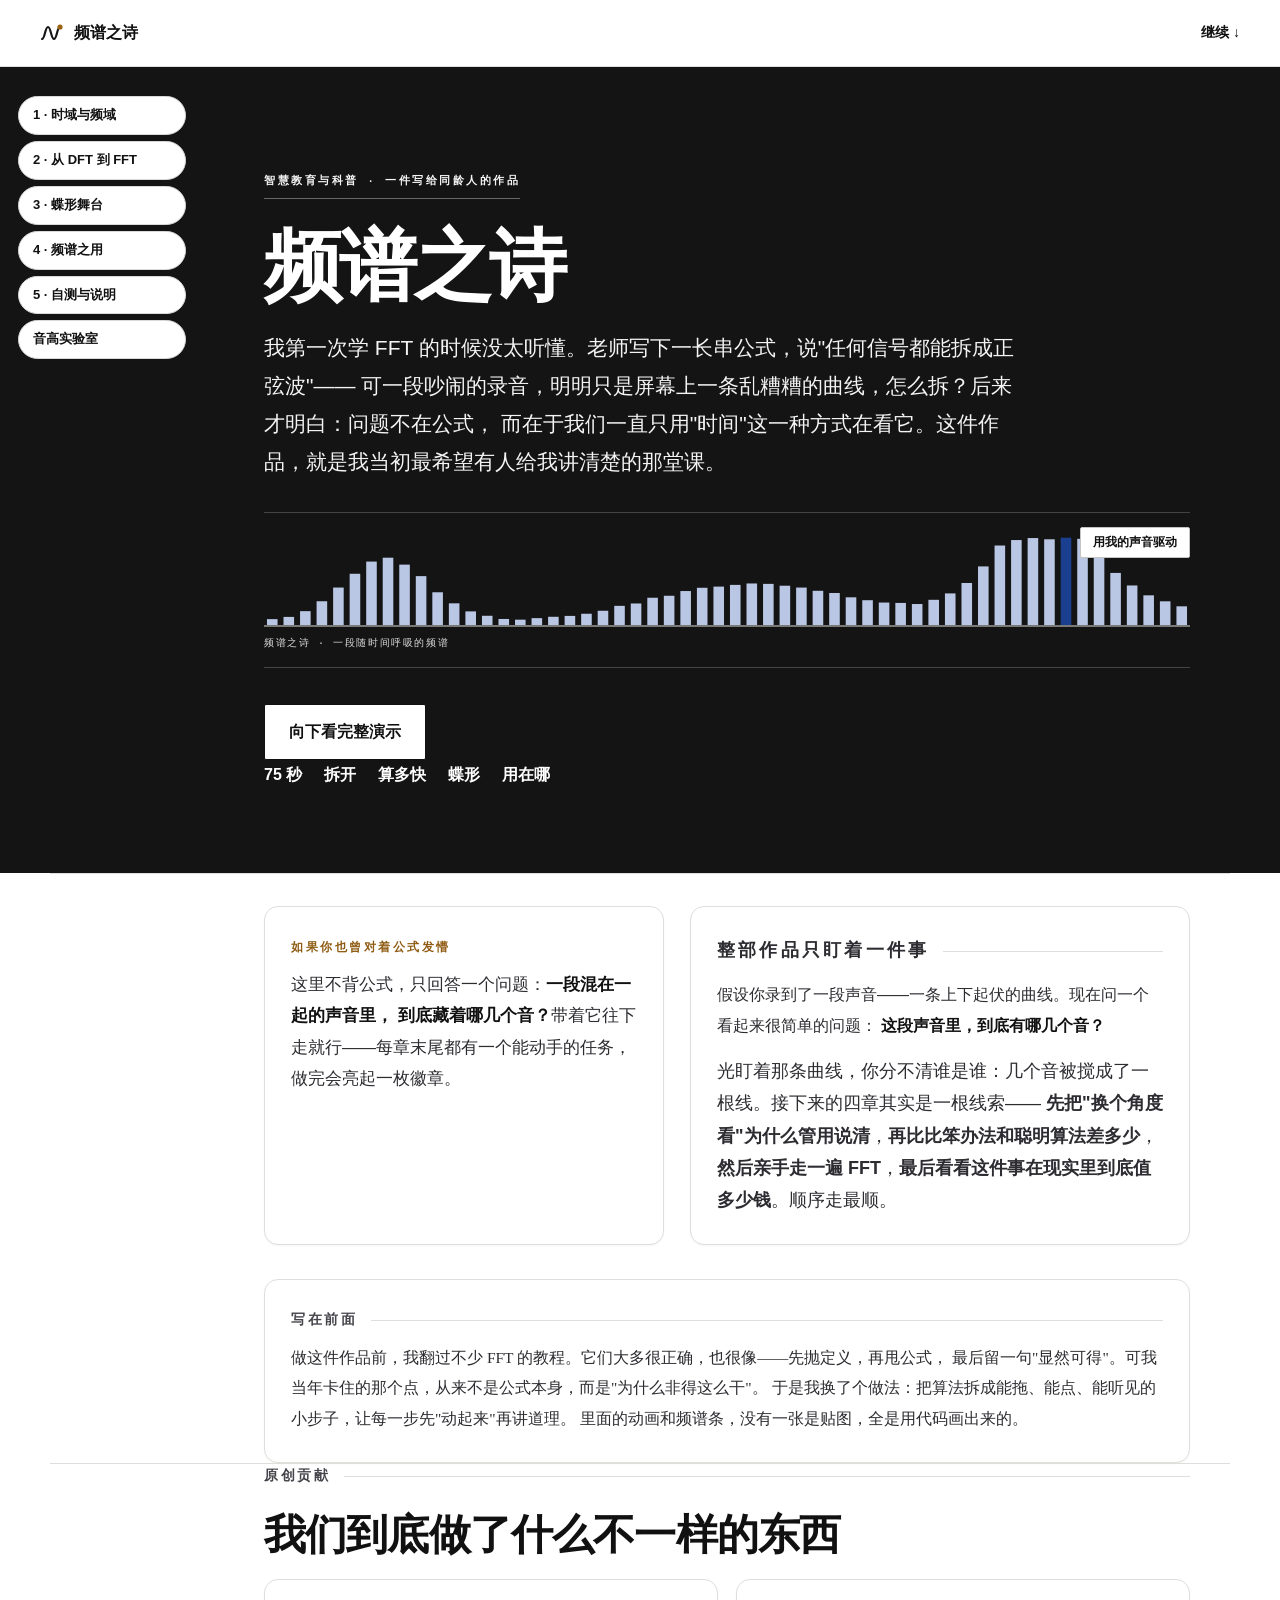
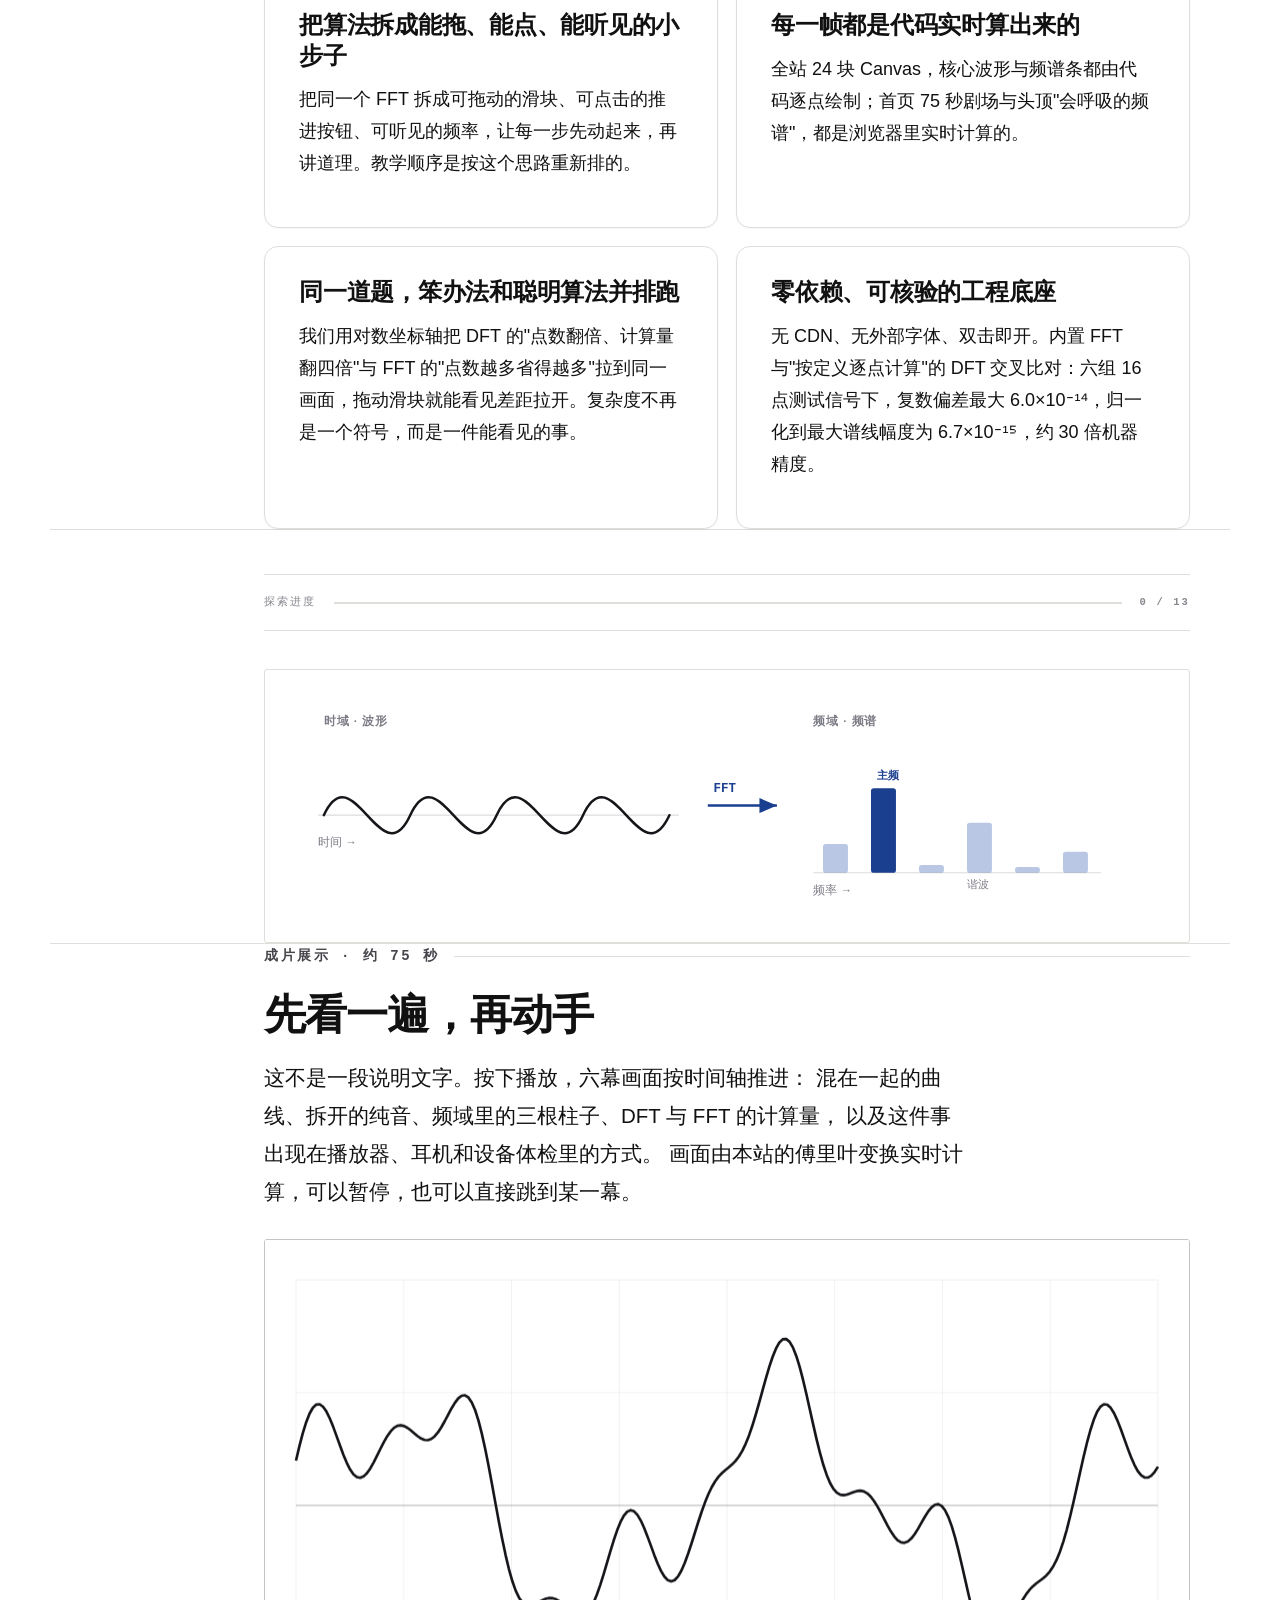
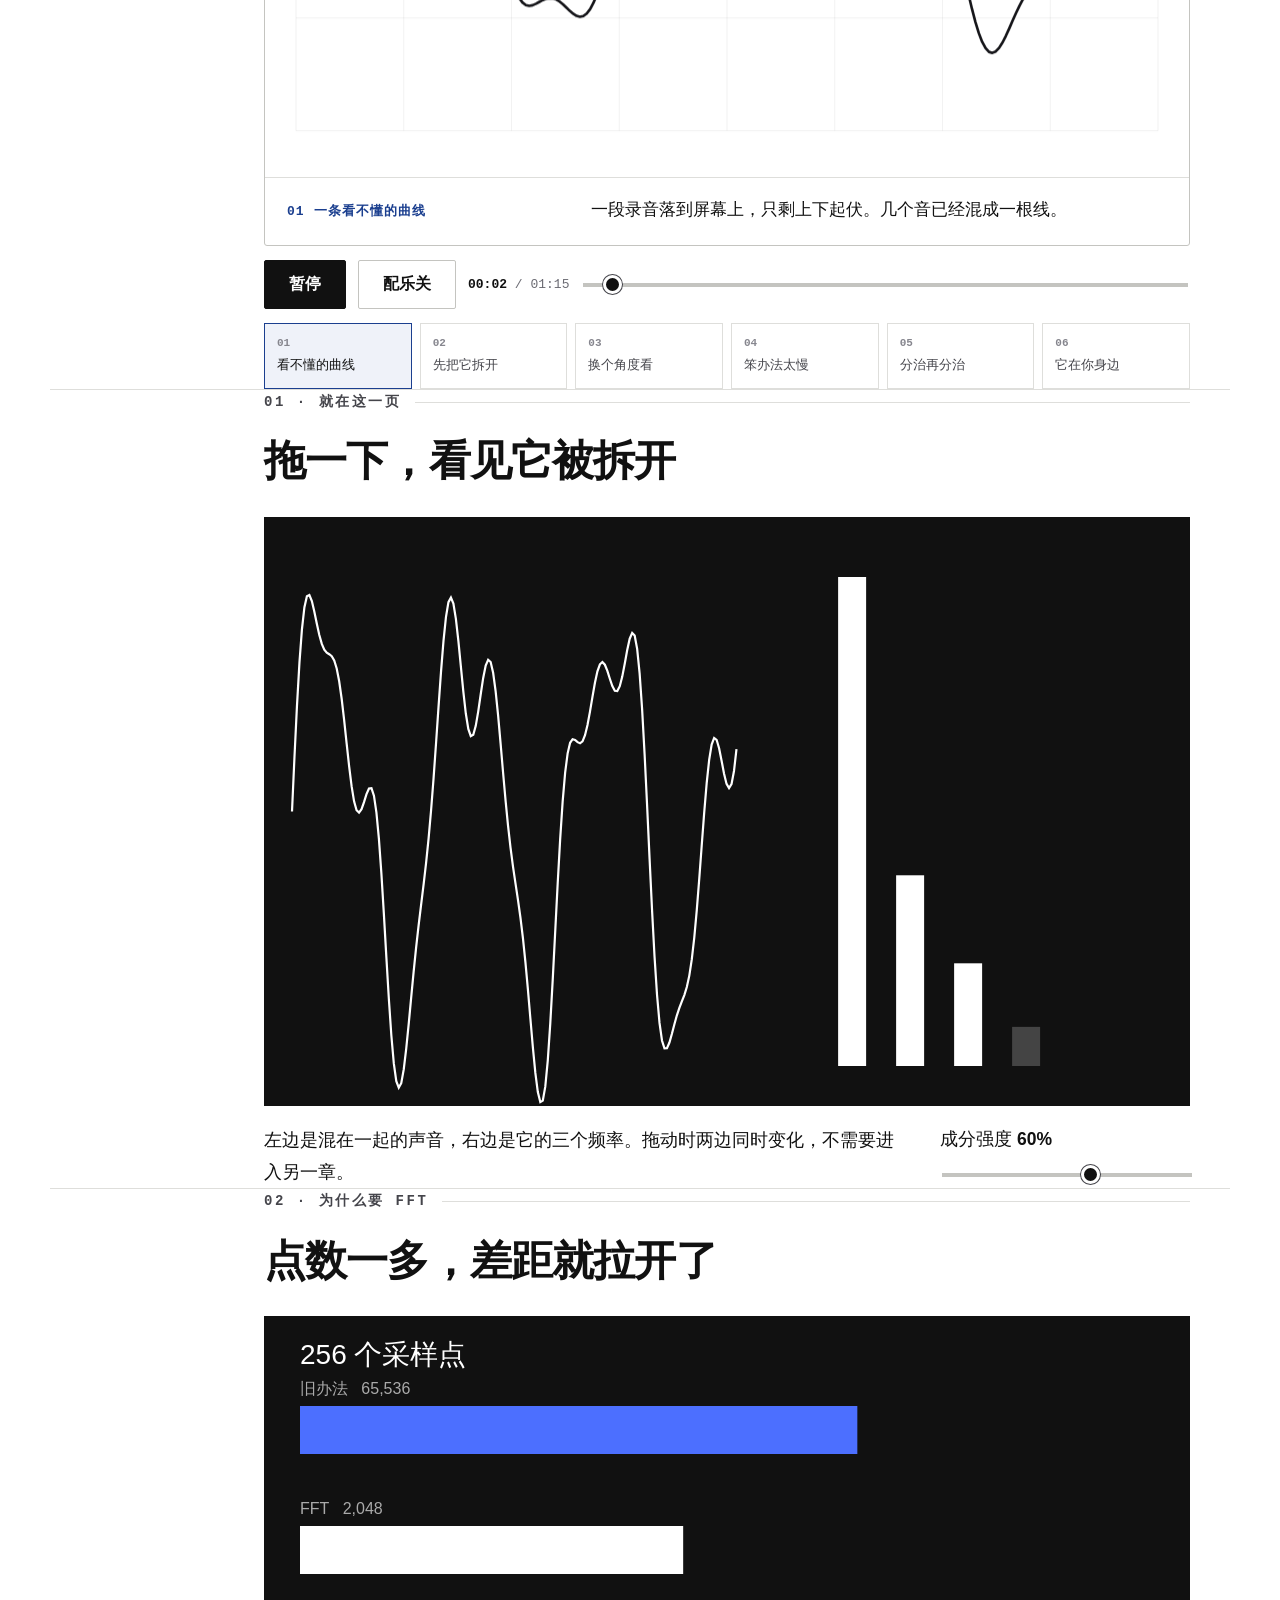
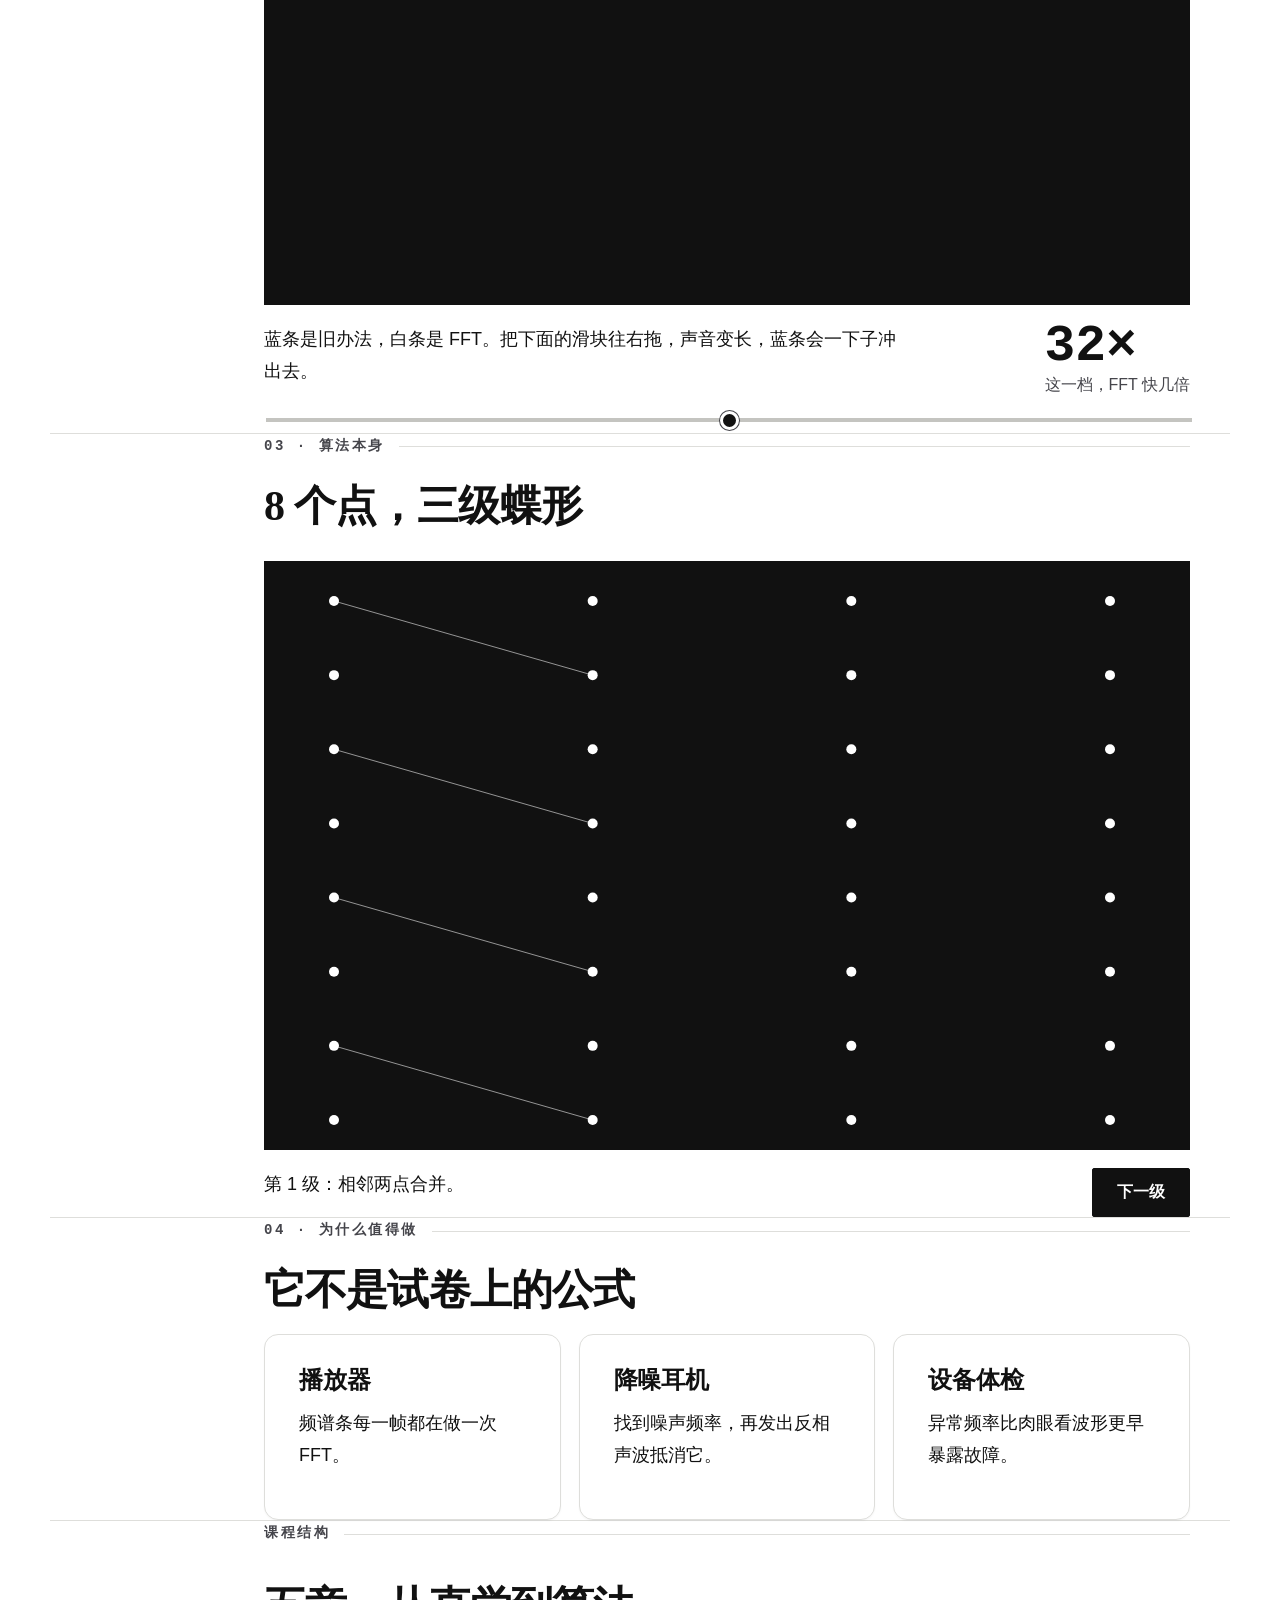
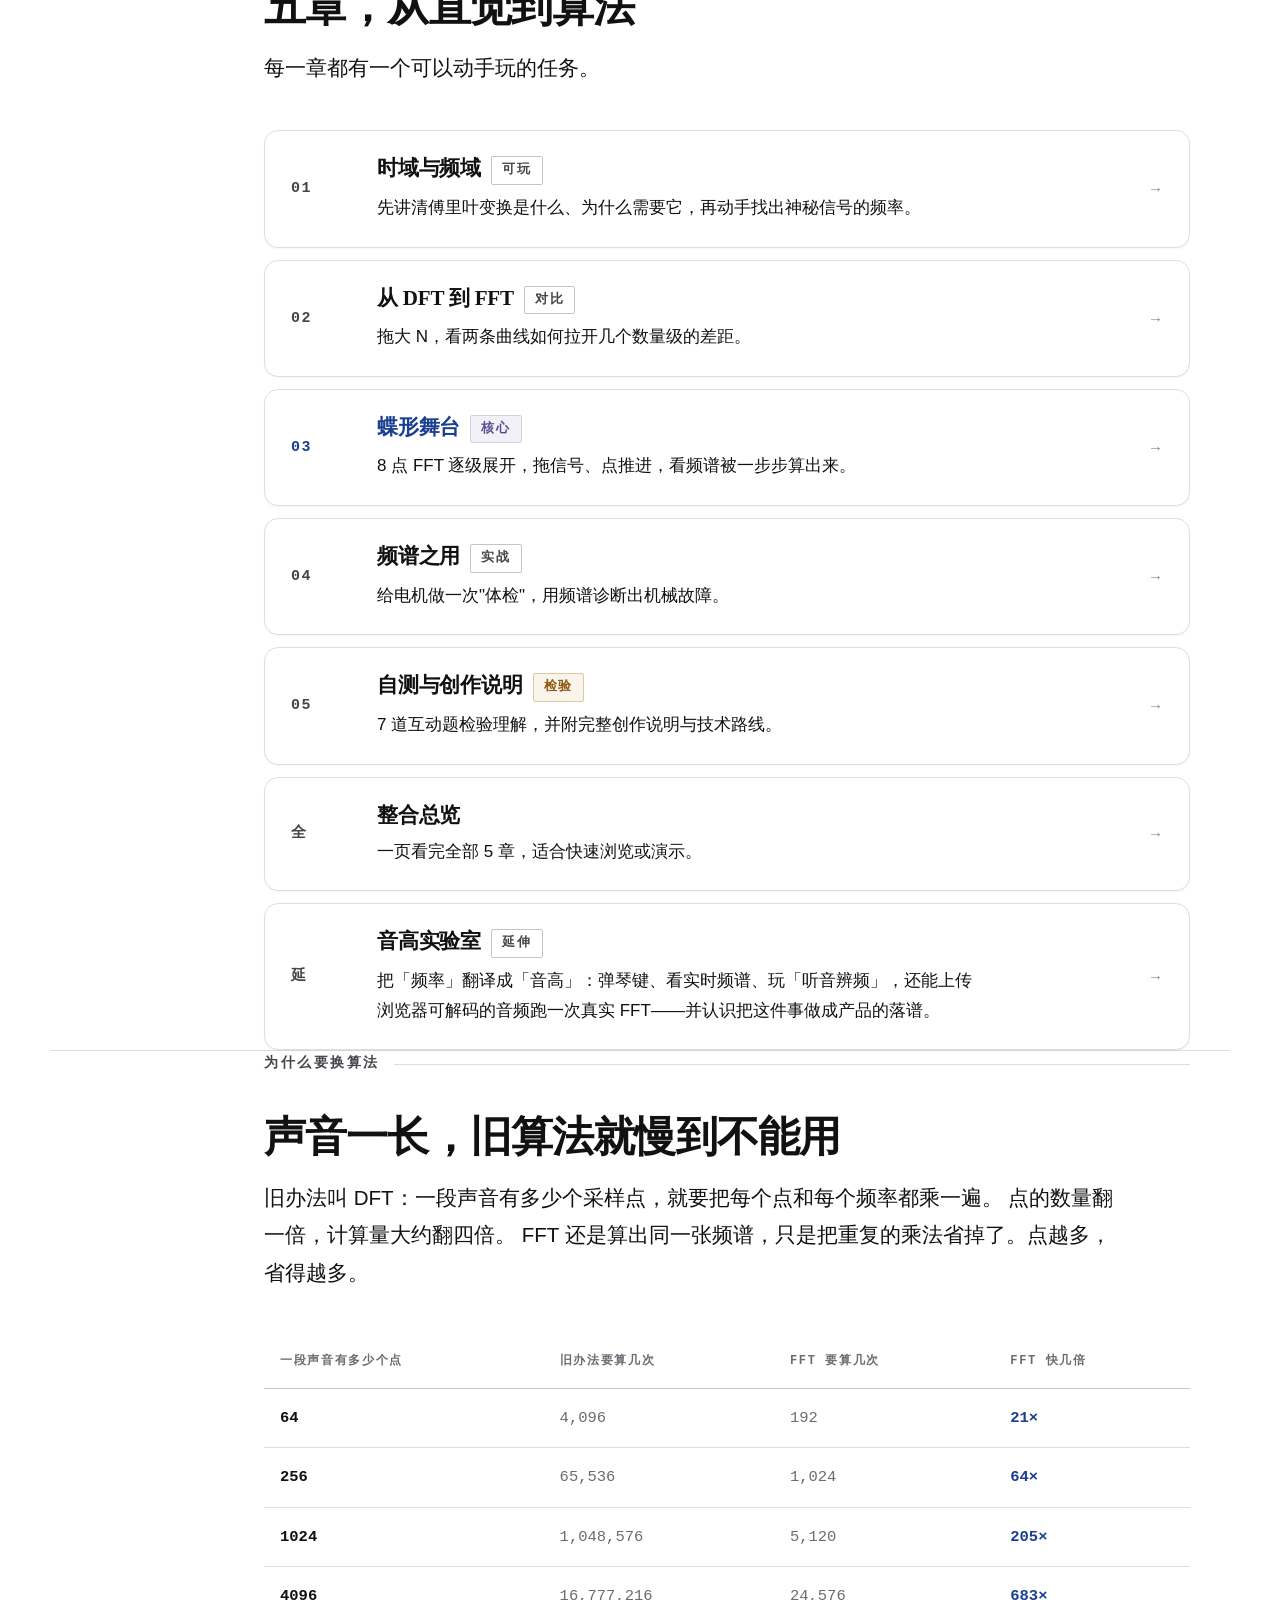
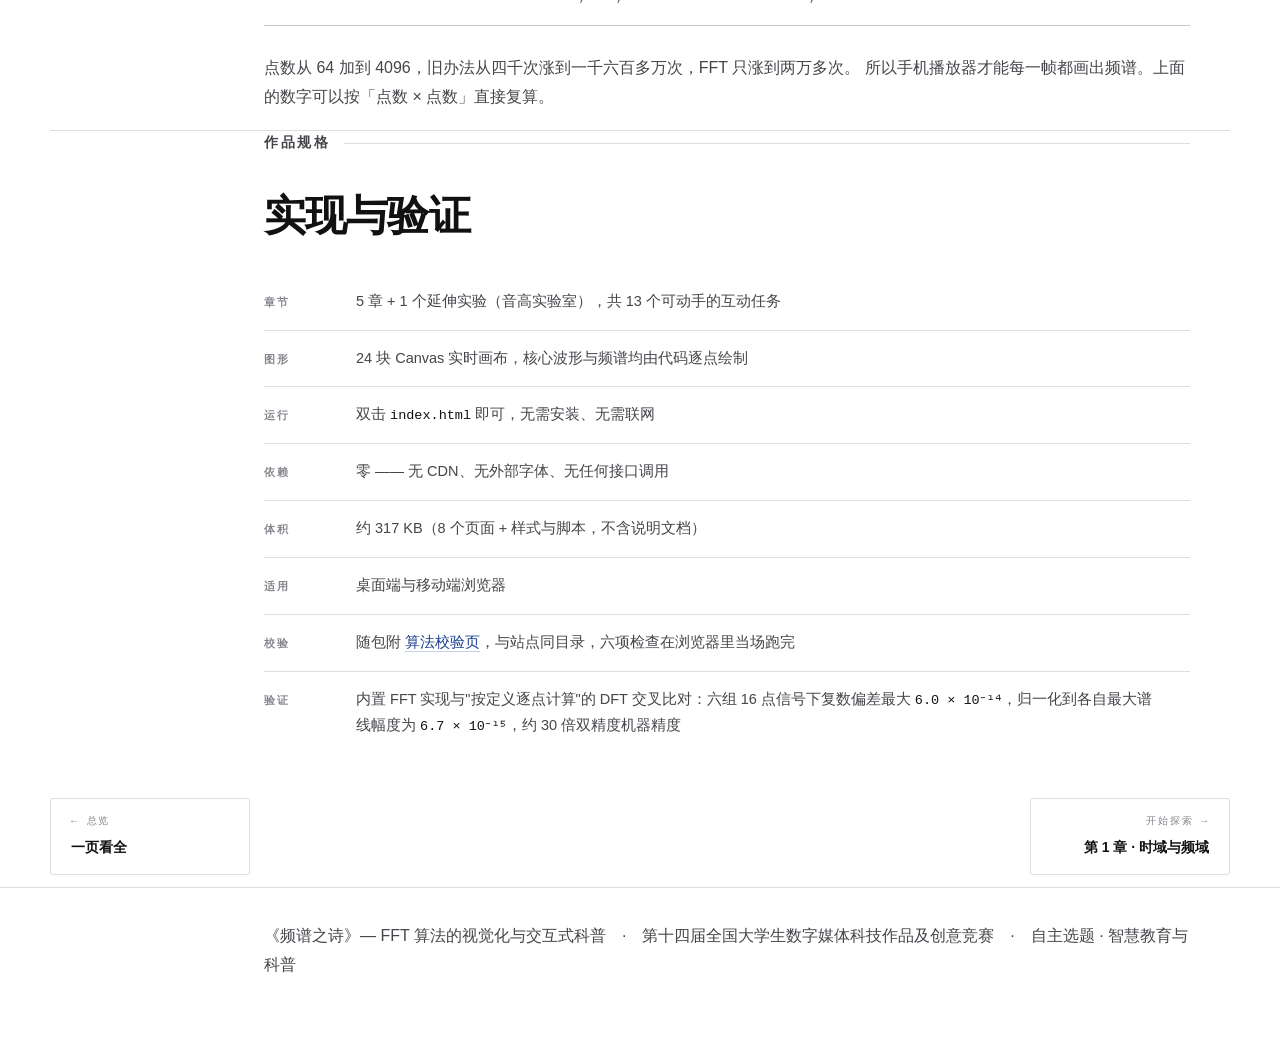
<file: index.html>
<!DOCTYPE html>
<html lang="zh-CN">
<head>
<meta charset="UTF-8">
<meta name="viewport" content="width=device-width, initial-scale=1.0">
<title>频谱之诗 · FFT 算法的视觉化与交互式科普</title>
<!-- __sp_head -->
<link rel="icon" href="data:image/svg+xml,%3Csvg xmlns='http://www.w3.org/2000/svg' viewBox='0 0 24 24'%3E%3Crect width='24' height='24' rx='3' fill='%2316161A'/%3E%3Cpath d='M3.5 17.5C6.2 17.5 6.2 7.5 9 7.5s2.8 10 5.5 10 2.8-10 5.5-10' stroke='%23FBFAF7' stroke-width='2.1' fill='none' stroke-linecap='round'/%3E%3Ccircle cx='20' cy='7.5' r='2.3' fill='%239A6212'/%3E%3C/svg%3E">
<meta name="theme-color" content="#FFFFFF">
<meta name="description" content="把 FFT（快速傅里叶变换）从一条教材公式，变成可拖动、看得见的交互实验：五章与 1 个延伸实验、共 13 个互动任务，全部图形由代码实时绘制。零依赖、离线可跑。">
<meta property="og:type" content="website">
<meta property="og:locale" content="zh_CN">
<meta property="og:title" content="频谱之诗 · FFT 算法的视觉化与交互式科普">
<meta property="og:description" content="把 FFT（快速傅里叶变换）从一条教材公式，变成可拖动、看得见的交互实验：五章与 1 个延伸实验、共 13 个互动任务，全部图形由代码实时绘制。零依赖、离线可跑。">
<meta name="twitter:card" content="summary">
<link rel="stylesheet" href="assets/css/main.css?v=1791815400">
<style>
  /* 深色开场：全幅铺满。不做成圆角盒子——它是页面，不是卡片 */
  .hero { background:#141414; color:#fff; padding:96px 0 84px; }
  .hero-inner { max-width:1180px; margin:0 auto; padding:0 40px 0 214px; }
  @media (max-width:1180px) { .hero-inner { padding-left:24px; padding-right:24px; } }
  @media (min-width:1600px) { .hero-inner { max-width:1400px; } }
  .hero h1 { color:#fff !important; }
  .hero .sub { color:#f4f4f4 !important; }
  .hero-badge { color:#f4f4f4 !important; border-bottom-color:#666 !important; }
  .hero .btn.primary { background:#fff !important; color:#111 !important; }
  .hero .run-nav { background:transparent; border-bottom:0; padding:0; }
  .hero .run-nav a { color:#fff; font-size:16px; }
  .hero-spectrum { border-color:#444 !important; }
  .hero-mic { color:#111 !important; background:#fff !important; }
  .hero-note { color:#ddd !important; }
  .hero h1 { font-size: clamp(64px, 8vw, 112px); letter-spacing: -.055em; line-height: .9; }
  .hero .sub { max-width: 680px; font-size: clamp(18px, 1.5vw, 22px); }
  .run-nav {
    position: sticky; top: 66px; z-index: 40;
    display: flex; gap: 22px; overflow-x: auto;
    background: rgba(255,255,255,.92);
    border-bottom: 1px solid var(--line);
    padding: 14px 0; margin: 0;
    font-size: 13px; font-weight: 700;
  }
  .run-nav a { color: var(--fg-3); text-decoration: none; white-space: nowrap; }
  .run-nav a:hover { color: var(--fg); }
  .full-stage { margin-top: 28px; background: #111; border-radius: 0; }
  .full-stage canvas { width: 100%; height: clamp(360px, 46vw, 620px); display: block; }
  .stage-copy { display:flex; justify-content:space-between; gap:24px; margin-top:18px; }
  .stage-copy p { margin:0; max-width: 640px; color: var(--fg); }
  .metric { font-family: var(--mono); font-size: clamp(42px,4vw,68px); line-height:.9; font-weight:700; }

  /* 刊物栏目名：等宽字距 + 下划线（替代胶囊徽标） */
  .hero-badge {
    display:inline-block;
    font-family:var(--mono); font-size:10.5px; font-weight:600;
    letter-spacing:.24em; text-transform:uppercase;
    color:var(--fg-3);
    border-bottom:1px solid var(--line-2);
    padding-bottom:7px; margin-bottom:28px;
  }
  .hero h1 { font-size: clamp(46px, 6.6vw, 78px); letter-spacing:-.04em; line-height:1.02; }
  /* 导语：宽屏用双栏铺满容器，避免右侧留白 */
  .hero .sub {
    font-size: clamp(17px,1.7vw,21px); color:var(--fg-2);
    margin-top:22px;
  }
  @media (min-width: 1180px) {
    .hero .sub { column-count: 1; max-width: 760px; }
    .hero .sub > * { break-inside: avoid; }
  }
  @media (max-width: 1179px) { .hero .sub { max-width: 58ch; } }

  .cta { display:flex; gap:10px; flex-wrap:wrap; margin-top:36px; }

  /* 实时频谱微动：克制。发丝线、降饱和蓝，无阴影 */
  .hero-spectrum {
    position:relative; margin-top:30px;
    border-top:1px solid var(--line); border-bottom:1px solid var(--line);
    padding:18px 0 14px;
  }
  .hero-spectrum canvas { display:block; width:100%; height:clamp(96px,7.5vw,128px); }
  .hero-mic {
    position:absolute; top:14px; right:0;
    font-family:var(--sans); font-size:12px; font-weight:600;
    color:var(--fg-3); background:var(--surface);
    border:1px solid var(--line-2); border-radius:var(--r-sm);
    padding:6px 12px; cursor:pointer;
    transition:color .16s, border-color .16s, background .16s;
  }
  .hero-mic:hover { color:var(--fg); border-color:var(--fg); }
  .hero-mic.on { color:var(--blue); border-color:var(--blue-line); background:var(--blue-soft); }
  .hero-note {
    display:block; margin-top:8px;
    font-family:var(--mono); font-size:10px; letter-spacing:.16em;
    text-transform:uppercase; color:var(--fg-4);
  }
  @media (max-width:580px){
    .hero-mic { position:static; margin-top:10px; }
    .hero-note { display:none; }
  }

/* 写在前面：创作手记。第一人称、衬线、去 AI 腔。刻意区别于正文 */
  .preface {
    padding: 2px 0 2px 20px;
    border-left: 2px solid var(--fg-4);
    background: transparent;
  }
  .preface-text {
    font-family: var(--serif);
    font-size: 15.5px; line-height: 1.95; color: var(--fg-2);
    margin: 0;
  }
  .preface-text b { color: var(--fg); font-weight: 700; }

  /* 两个要点块并排：宽屏填满宽度，各自保持舒适行长 */
  .hero-duo {
    display: grid; gap: 26px;
    grid-template-columns: 1fr;      /* 窄屏：单列（保持原有阅读顺序） */
    margin-top: 32px;
  }
  @media (min-width: 1080px) {
    .hero-duo { grid-template-columns: 1fr 1.25fr; align-items: start; }
    .hero-duo > .analogy { margin-top: 2px; }
  }

  /* 进度：发丝线带（替代卡片） */
  .progress-strip {
    display:flex; align-items:center; gap:18px;
    padding:18px 0; margin-top:44px;
    border-top:1px solid var(--line); border-bottom:1px solid var(--line);
  }
  .progress-strip .txt {
    font-family:var(--mono); font-size:10.5px; letter-spacing:.2em;
    text-transform:uppercase; color:var(--fg-4); white-space:nowrap;
  }
  .progress-strip .track {
    flex:1; height:2px; background:var(--line); overflow:hidden; min-width:100px;
  }
  .progress-strip .fill {
    height:100%; width:0; background:var(--blue);
    transition:width .6s cubic-bezier(.2,.9,.3,1);
  }

  /* 章节清单（替代卡片墙） */
  .ch-list { display:flex; flex-direction:column; gap:12px; border:0; }
  .ch-card {
    display:grid; grid-template-columns:66px 1fr 26px;
    align-items:center; column-gap:20px;
    padding:24px 26px;
    background:#fff;
    border:1px solid var(--line);box-shadow:0 1px 2px rgba(17,17,17,.04);
    
    border-radius:14px;
    text-decoration:none; color:inherit;
    transition:border-color .18s ease, transform .18s ease;
  }
  .ch-card:hover { border-color:var(--line-2); transform:translateX(3px); }
  .intro-band .hero-duo { align-items:stretch; }
  .intro-band .analogy,
  .intro-band .card,
  .intro-band .preface {
    display:block;
    margin:0;
    padding:28px 26px;
    background:#fff;
    border:1px solid var(--line);box-shadow:0 1px 2px rgba(17,17,17,.04);
    
    border-radius:14px;
  }
  .intro-band .analogy .at,
  .intro-band .preface-text,
  .intro-band .card p { color:#2c2c31; }
  .intro-band .preface { margin-top:16px; }
  .intro-band .preface-text { column-count:1; max-width:none; }
  .ch-card .num {
    font-family:var(--mono); font-size:15px; font-weight:700;
    color:var(--fg-2); letter-spacing:.1em;
  }
  .ch-card h3 { font-size:21px; margin:0 0 8px; }
  .ch-card p {
    font-family:var(--sans); font-size:17px; line-height:1.75;
    color:var(--fg); margin:0; max-width:64ch;
  }
  .ch-card .arrow { color:var(--fg-4); font-size:15px; text-align:right; }
  .ch-card:hover .arrow { color:var(--blue); }
  .ch-card.core .num { color:var(--blue); }
  .ch-card.core h3 { color:var(--blue); }
  .ch-card h3 .tag { margin-left:10px; }

  /* 概念图 */
  .concept { padding:30px; }
</style>
</head>
<body>
<header class="topbar" data-nav="0"></header>

<main>
  <!-- ============ HERO ============ -->
  <section class="hero">
    <div class="hero-inner">
    <div class="hero-badge"><span class="dot"></span> 智慧教育与科普 · 一件写给同龄人的作品</div>
    <h1>频谱之诗</h1>
    <p class="sub">
      我第一次学 FFT 的时候没太听懂。老师写下一长串公式，说"任何信号都能拆成正弦波"——
      可一段吵闹的录音，明明只是屏幕上一条乱糟糟的曲线，怎么拆？后来才明白：问题不在公式，
      而在于我们一直只用"时间"这一种方式在看它。这件作品，就是我当初最希望有人给我讲清楚的那堂课。
    </p>

    <!-- 实时频谱微动（默认 ambient，可点「用我的声音驱动」抓取真实数据） -->
    <div class="hero-spectrum">
      <canvas id="heroSpectrum"></canvas>
      <button class="hero-mic" id="heroMic" type="button">用我的声音驱动</button>
      <span class="hero-note" id="heroNote">频谱之诗 · 一段随时间呼吸的频谱</span>
    </div>

    <div class="cta">
      <a class="btn primary" href="#run">向下看完整演示</a>
    </div>
    <nav class="run-nav" aria-label="本页演示">
      <a href="#show">75 秒</a>
      <a href="#split">拆开</a>
      <a href="#cost">算多快</a>
      <a href="#butterfly">蝶形</a>
      <a href="#use">用在哪</a>
    </nav>
    </div>
  </section>

  <section class="wrap intro-band">
<div class="hero-duo">
    <div class="analogy">
      <div class="ai">如果你也曾对着公式发懵</div>
    <div class="at">
        这里不背公式，只回答一个问题：<b>一段混在一起的声音里，
        到底藏着哪几个音？</b>带着它往下走就行——每章末尾都有一个能动手的任务，做完会亮起一枚徽章。
      </div>
    </div>

    <div class="card hi">
      <p class="eyebrow" style="margin-bottom:12px">整部作品只盯着一件事</p>
      <p style="margin:0 0 14px;font-size:16px;line-height:1.95">
        假设你录到了一段声音——一条上下起伏的曲线。现在问一个看起来很简单的问题：
        <strong>这段声音里，到底有哪几个音？</strong>
      </p>
      <p class="small muted" style="margin:0">
        光盯着那条曲线，你分不清谁是谁：几个音被搅成了一根线。接下来的四章其实是一根线索——
        <b>先把"换个角度看"为什么管用说清</b>，<b>再比比笨办法和聪明算法差多少</b>，
    <b>然后亲手走一遍 FFT</b>，<b>最后看看这件事在现实里到底值多少钱</b>。顺序走最顺。
      </p>
    </div>
  </div>

    <div class="preface" style="margin-top:34px">
      <p class="eyebrow" style="margin-bottom:10px">写在前面</p>
      <p class="preface-text">
        做这件作品前，我翻过不少 FFT 的教程。它们大多很正确，也很像——先抛定义，再甩公式，
        最后留一句"显然可得"。可我当年卡住的那个点，从来不是公式本身，而是"为什么非得这么干"。
 于是我换了个做法：把算法拆成能拖、能点、能听见的小步子，让每一步先"动起来"再讲道理。
     里面的动画和频谱条，没有一张是贴图，全是用代码画出来的。
      </p>
    </div>

    </section>

  <section class="wrap">
    <p class="eyebrow">原创贡献</p>
    <h2>我们到底做了什么不一样的东西</h2>
    <div class="grid grid-2" style="margin-top:8px">
      <div class="card">
        <h3>把算法拆成能拖、能点、能听见的小步子</h3>
        <p>把同一个 FFT 拆成可拖动的滑块、可点击的推进按钮、可听见的频率，让每一步先动起来，再讲道理。教学顺序是按这个思路重新排的。</p>
      </div>
      <div class="card">
        <h3>每一帧都是代码实时算出来的</h3>
        <p>全站 24 块 Canvas，核心波形与频谱条都由代码逐点绘制；首页 75 秒剧场与头顶"会呼吸的频谱"，都是浏览器里实时计算的。</p>
      </div>
      <div class="card">
        <h3>同一道题，笨办法和聪明算法并排跑</h3>
        <p>我们用对数坐标轴把 DFT 的"点数翻倍、计算量翻四倍"与 FFT 的"点数越多省得越多"拉到同一画面，拖动滑块就能看见差距拉开。复杂度不再是一个符号，而是一件能看见的事。</p>
      </div>
      <div class="card">
        <h3>零依赖、可核验的工程底座</h3>
        <p>无 CDN、无外部字体、双击即开。内置 FFT 与"按定义逐点计算"的 DFT 交叉比对：六组 16 点测试信号下，复数偏差最大 6.0×10⁻¹⁴，归一化到最大谱线幅度为 6.7×10⁻¹⁵，约 30 倍机器精度。</p>
      </div>
    </div>
  </section>

  <section class="wrap">
    <div class="progress-strip">
      <span class="txt">探索进度</span>
      <div class="track"><div class="fill"></div></div>
      <span class="txt num-glow qp-num">0 / 13</span>
    </div>

    <!-- 概念图 -->
    <div class="stage concept" style="margin-top:38px">
      <div class="scanline"></div>
      <div class="svg-scroll">
      <svg viewBox="0 0 900 220" role="img" aria-label="时域到频域的转换示意">
        <defs>
          <marker id="arw" markerWidth="10" markerHeight="10" refX="7" refY="3" orient="auto">
            <path d="M0 0 L7 3 L0 6 z" fill="#1B3F8F"/>
          </marker>
        </defs>

        <text x="30" y="26" font-size="12" font-weight="700" fill="#7C7C86" letter-spacing="0.08em">时域 · 波形</text>
        <path d="M30 120 C60 55 90 185 120 120 C150 55 180 185 210 120 C240 55 270 185 300 120 C330 55 360 185 390 120"
              fill="none" stroke="#16161A" stroke-width="2.6" stroke-linecap="round"/>
        <line x1="24" y1="120" x2="400" y2="120" stroke="rgba(22,22,26,.15)" stroke-width="1.2"/>
        <text x="24" y="152" font-size="12" fill="#7C7C86">时间 →</text>

        <path d="M430 110 L502 110" stroke="#1B3F8F" stroke-width="2.6" marker-end="url(#arw)"/>
        <text x="436" y="96" font-size="13" font-weight="700" fill="#1B3F8F" font-family="JetBrains Mono, monospace">FFT</text>

        <text x="540" y="26" font-size="12" font-weight="700" fill="#7C7C86" letter-spacing="0.08em">频域 · 频谱</text>
        <g fill="#B9C7E4">
          <rect x="550" y="150" width="26" height="30" rx="3"/>
          <rect x="650" y="172" width="26" height="8"  rx="3"/>
          <rect x="700" y="128" width="26" height="52" rx="3"/>
          <rect x="750" y="174" width="26" height="6"  rx="3"/>
          <rect x="800" y="158" width="26" height="22" rx="3"/>
        </g>
        <rect x="600" y="92" width="26" height="88" rx="3" fill="#1B3F8F"/>
        <line x1="540" y1="180" x2="840" y2="180" stroke="rgba(22,22,26,.15)" stroke-width="1.2"/>
        <text x="540" y="202" font-size="12" fill="#7C7C86">频率 →</text>
        <text x="606" y="82" font-size="11.5" fill="#1B3F8F" font-weight="700">主频</text>
        <text x="700" y="196" font-size="11" fill="#7C7C86">谐波</text>
      </svg>
      </div>
    </div>
  </section>

  <!-- ============ 频谱剧场 ============ -->
  <section class="wrap" id="show">
    <p class="eyebrow">成片展示 · 约 75 秒</p>
    <h2>先看一遍，再动手</h2>
    <p class="lede">
      这不是一段说明文字。按下播放，六幕画面按时间轴推进：
      混在一起的曲线、拆开的纯音、频域里的三根柱子、DFT 与 FFT 的计算量，
      以及这件事出现在播放器、耳机和设备体检里的方式。
      画面由本站的傅里叶变换实时计算，可以暂停，也可以直接跳到某一幕。
    </p>

    <div class="show">
      <div class="show-stage">
        <canvas id="showStage" role="img" aria-label="频谱剧场的当前画面"></canvas>
        <div class="show-caption">
          <span class="show-act" id="showAct">01  一条看不懂的曲线</span>
          <p id="showLine">一段录音落到屏幕上，只剩上下起伏。几个音已经混成一根线。</p>
        </div>
      </div>

      <div class="show-controls">
        <button class="btn primary" id="showPlay" type="button">播放</button>
        <button class="btn" id="showSound" type="button" aria-pressed="false">配乐关</button>
        <span class="show-clock"><b id="showTime">00:00</b> / <span id="showDur">01:15</span></span>
        <input id="showSeek" type="range" min="0" max="1000" value="0" aria-label="剧场进度">
      </div>
      <p class="sr-only" id="showStatus" role="status" aria-live="polite"></p>

      <div class="show-chapters">
        <button class="show-chapter on" type="button" data-t="0"><b>01</b>看不懂的曲线</button>
        <button class="show-chapter" type="button" data-t="12"><b>02</b>先把它拆开</button>
        <button class="show-chapter" type="button" data-t="26"><b>03</b>换个角度看</button>
        <button class="show-chapter" type="button" data-t="40"><b>04</b>笨办法太慢</button>
        <button class="show-chapter" type="button" data-t="52"><b>05</b>分治再分治</button>
        <button class="show-chapter" type="button" data-t="64"><b>06</b>它在你身边</button>
      </div>
    </div>
  </section>

  <!-- ============ 同一页演示 ============ -->
  <section class="wrap" id="run">
    <p class="eyebrow">01 · 就在这一页</p>
    <h2 id="split">拖一下，看见它被拆开</h2>
    <div class="full-stage"><canvas id="runSplit"></canvas></div>
    <div class="stage-copy">
      <p>左边是混在一起的声音，右边是它的三个频率。拖动时两边同时变化，不需要进入另一章。</p>
      <label>成分强度 <b id="runMixLabel">60%</b>
        <input id="runMix" type="range" min="0" max="100" value="60">
      </label>
    </div>
  </section>

  <section class="wrap">
    <p class="eyebrow">02 · 为什么要 FFT</p>
    <h2 id="cost">点数一多，差距就拉开了</h2>
    <div class="full-stage"><canvas id="runCost"></canvas></div>
    <div class="stage-copy">
      <p>蓝条是旧办法，白条是 FFT。把下面的滑块往右拖，声音变长，蓝条会一下子冲出去。</p>
      <div><div class="metric" id="runRatio">—</div><span class="small muted">这一档，FFT 快几倍</span></div>
    </div>
    <input id="runN" type="range" min="4" max="12" value="8" aria-label="一段声音有多少个点">
  </section>

  <section class="wrap">
    <p class="eyebrow">03 · 算法本身</p>
    <h2 id="butterfly">8 个点，三级蝶形</h2>
    <div class="full-stage"><canvas id="runButterfly"></canvas></div>
    <div class="stage-copy">
      <p id="runStepText">第 1 级：相邻两点合并。</p>
      <button class="btn primary" id="runStep" type="button">下一级</button>
    </div>
  </section>

  <section class="wrap">
    <p class="eyebrow">04 · 为什么值得做</p>
    <h2 id="use">它不是试卷上的公式</h2>
    <div class="grid grid-3">
      <article class="card"><h3>播放器</h3><p>频谱条每一帧都在做一次 FFT。</p></article>
      <article class="card"><h3>降噪耳机</h3><p>找到噪声频率，再发出反相声波抵消它。</p></article>
      <article class="card"><h3>设备体检</h3><p>异常频率比肉眼看波形更早暴露故障。</p></article>
    </div>
  </section>

  <!-- ============ 五章 ============ -->
  <section class="wrap chap-head">
    <p class="eyebrow">课程结构</p>
    <h2>五章，从直觉到算法</h2>
    <p class="lede">每一章都有一个可以动手玩的任务。</p>

    <div class="ch-list" style="margin-top:30px">
      <a class="ch-card" href="chapter1.html">
        <div class="num">01</div>
        <div>
          <h3>时域与频域<span class="tag">可玩</span></h3>
          <p>先讲清傅里叶变换是什么、为什么需要它，再动手找出神秘信号的频率。</p>
        </div>
        <span class="arrow">→</span>
      </a>
      <a class="ch-card" href="chapter2.html">
        <div class="num">02</div>
        <div>
          <h3>从 DFT 到 FFT<span class="tag">对比</span></h3>
          <p>拖大 N，看两条曲线如何拉开几个数量级的差距。</p>
        </div>
        <span class="arrow">→</span>
      </a>
      <a class="ch-card core" href="chapter3.html">
        <div class="num">03</div>
        <div>
          <h3>蝶形舞台<span class="tag violet">核心</span></h3>
          <p>8 点 FFT 逐级展开，拖信号、点推进，看频谱被一步步算出来。</p>
        </div>
        <span class="arrow">→</span>
      </a>
      <a class="ch-card" href="chapter4.html">
        <div class="num">04</div>
        <div>
          <h3>频谱之用<span class="tag">实战</span></h3>
          <p>给电机做一次"体检"，用频谱诊断出机械故障。</p>
        </div>
        <span class="arrow">→</span>
      </a>
      <a class="ch-card" href="chapter5.html">
        <div class="num">05</div>
        <div>
          <h3>自测与创作说明<span class="tag amber">检验</span></h3>
          <p>7 道互动题检验理解，并附完整创作说明与技术路线。</p>
        </div>
        <span class="arrow">→</span>
      </a>
      <a class="ch-card" href="all-in-one.html">
        <div class="num">全</div>
        <div>
          <h3>整合总览</h3>
          <p>一页看完全部 5 章，适合快速浏览或演示。</p>
        </div>
        <span class="arrow">→</span>
      </a>
      <a class="ch-card" href="note-lab.html">
        <div class="num">延</div>
        <div>
          <h3>音高实验室<span class="tag">延伸</span></h3>
          <p>把「频率」翻译成「音高」：弹琴键、看实时频谱、玩「听音辨频」，还能上传浏览器可解码的音频跑一次真实 FFT——并认识把这件事做成产品的落谱。</p>
        </div>
        <span class="arrow">→</span>
      </a>
    </div>
  </section>

  <!-- ============ 算法的代价 ============ -->
  <section class="wrap chap-head">
    <p class="eyebrow">为什么要换算法</p>
    <h2>声音一长，旧算法就慢到不能用</h2>
    <p class="lede">
      旧办法叫 DFT：一段声音有多少个采样点，就要把每个点和每个频率都乘一遍。
      点的数量翻一倍，计算量大约翻四倍。
      FFT 还是算出同一张频谱，只是把重复的乘法省掉了。点越多，省得越多。
    </p>

    <table class="data" style="margin-top:30px">
      <thead>
        <tr>
          <th>一段声音有多少个点</th>
          <th>旧办法要算几次</th>
          <th>FFT 要算几次</th>
          <th>FFT 快几倍</th>
        </tr>
      </thead>
      <tbody>
        <tr><td>64</td><td>4,096</td><td>192</td><td>21×</td></tr>
        <tr><td>256</td><td>65,536</td><td>1,024</td><td>64×</td></tr>
        <tr><td>1024</td><td>1,048,576</td><td>5,120</td><td>205×</td></tr>
        <tr><td>4096</td><td>16,777,216</td><td>24,576</td><td>683×</td></tr>
      </tbody>
    </table>
    <p class="small muted prose-flow" style="margin-top:14px">
      点数从 64 加到 4096，旧办法从四千次涨到一千六百多万次，FFT 只涨到两万多次。
      所以手机播放器才能每一帧都画出频谱。上面的数字可以按「点数 × 点数」直接复算。
    </p>
  </section>

  <!-- ============ 作品规格 ============ -->
  <section class="wrap chap-head">
    <p class="eyebrow">作品规格</p>
    <h2>实现与验证</h2>

    <table class="spec">
      <tbody>
        <tr>
          <td>章节</td>
          <td>5 章 + 1 个延伸实验（音高实验室），共 13 个可动手的互动任务</td>
        </tr>
        <tr>
          <td>图形</td>
          <td>24 块 Canvas 实时画布，核心波形与频谱均由代码逐点绘制</td>
        </tr>
        <tr>
          <td>运行</td>
          <td>双击 <span class="mono">index.html</span> 即可，无需安装、无需联网</td>
        </tr>
        <tr>
          <td>依赖</td>
          <td>零 —— 无 CDN、无外部字体、无任何接口调用</td>
        </tr>
        <tr>
          <td>体积</td>
          <td>约 317 KB（8 个页面 + 样式与脚本，不含说明文档）</td>
        </tr>
        <tr>
          <td>适用</td>
          <td>桌面端与移动端浏览器</td>
        </tr>
        <tr>
          <td>校验</td>
          <td>随包附 <a class="chk-inline" href="check.html">算法校验页</a>，与站点同目录，六项检查在浏览器里当场跑完</td>
        </tr>
        <tr>
          <td>验证</td>
          <td>内置 FFT 实现与"按定义逐点计算"的 DFT 交叉比对：六组 16 点信号下复数偏差最大
            <span class="mono">6.0 × 10⁻¹⁴</span>，归一化到各自最大谱线幅度为
            <span class="mono">6.7 × 10⁻¹⁵</span>，约 30 倍双精度机器精度</td>
        </tr>
      </tbody>
    </table>
  </section>

  <div class="wrap pager">
    <a href="all-in-one.html"><span class="dir">← 总览</span><span class="ttl">一页看全</span></a>
    <a class="next" href="chapter1.html"><span class="dir">开始探索 →</span><span class="ttl">第 1 章 · 时域与频域</span></a>
  </div>
</main>

<footer class="site-footer"></footer>
<script src="assets/js/site.js"></script>
<script src="assets/js/hero.js"></script>
<script src="assets/js/show.js"></script>
<script src="assets/js/run.js"></script>
<script>
(function () {
  function sync() {
    var o = {};
    try { o = JSON.parse(localStorage.getItem('spectrum_poem_quests_v3') || '{}'); } catch (e) {}
    var total = window.Site.TASKS.length, done = 0;
    window.Site.TASKS.forEach(function (id) { if (o[id]) done++; });
    var f = document.querySelector('.progress-strip .fill');
    if (f) f.style.width = (done / total * 100) + '%';
    var n = document.querySelector('.qp-num');
    if (n) n.textContent = done + ' / ' + total;
  }
  sync();
  setInterval(sync, 1200);
})();
</script>
</body>
</html>
</file>
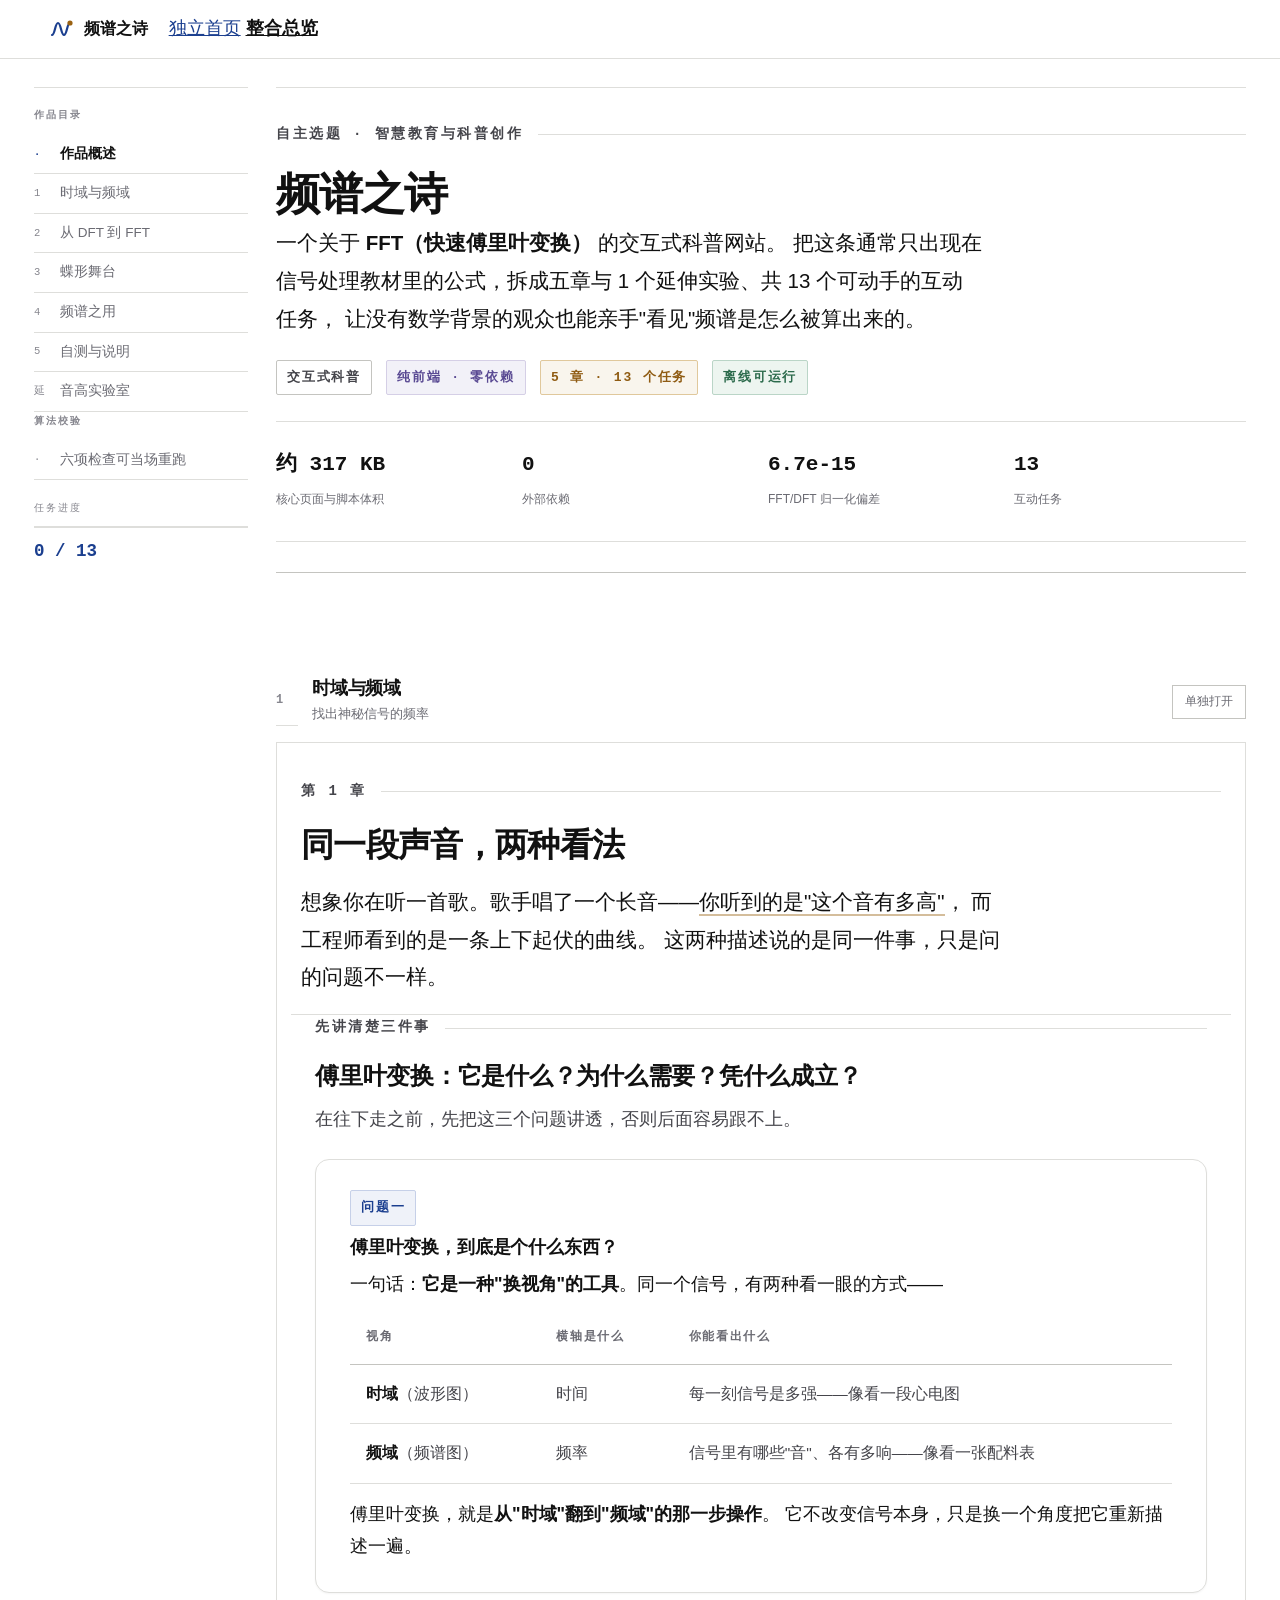
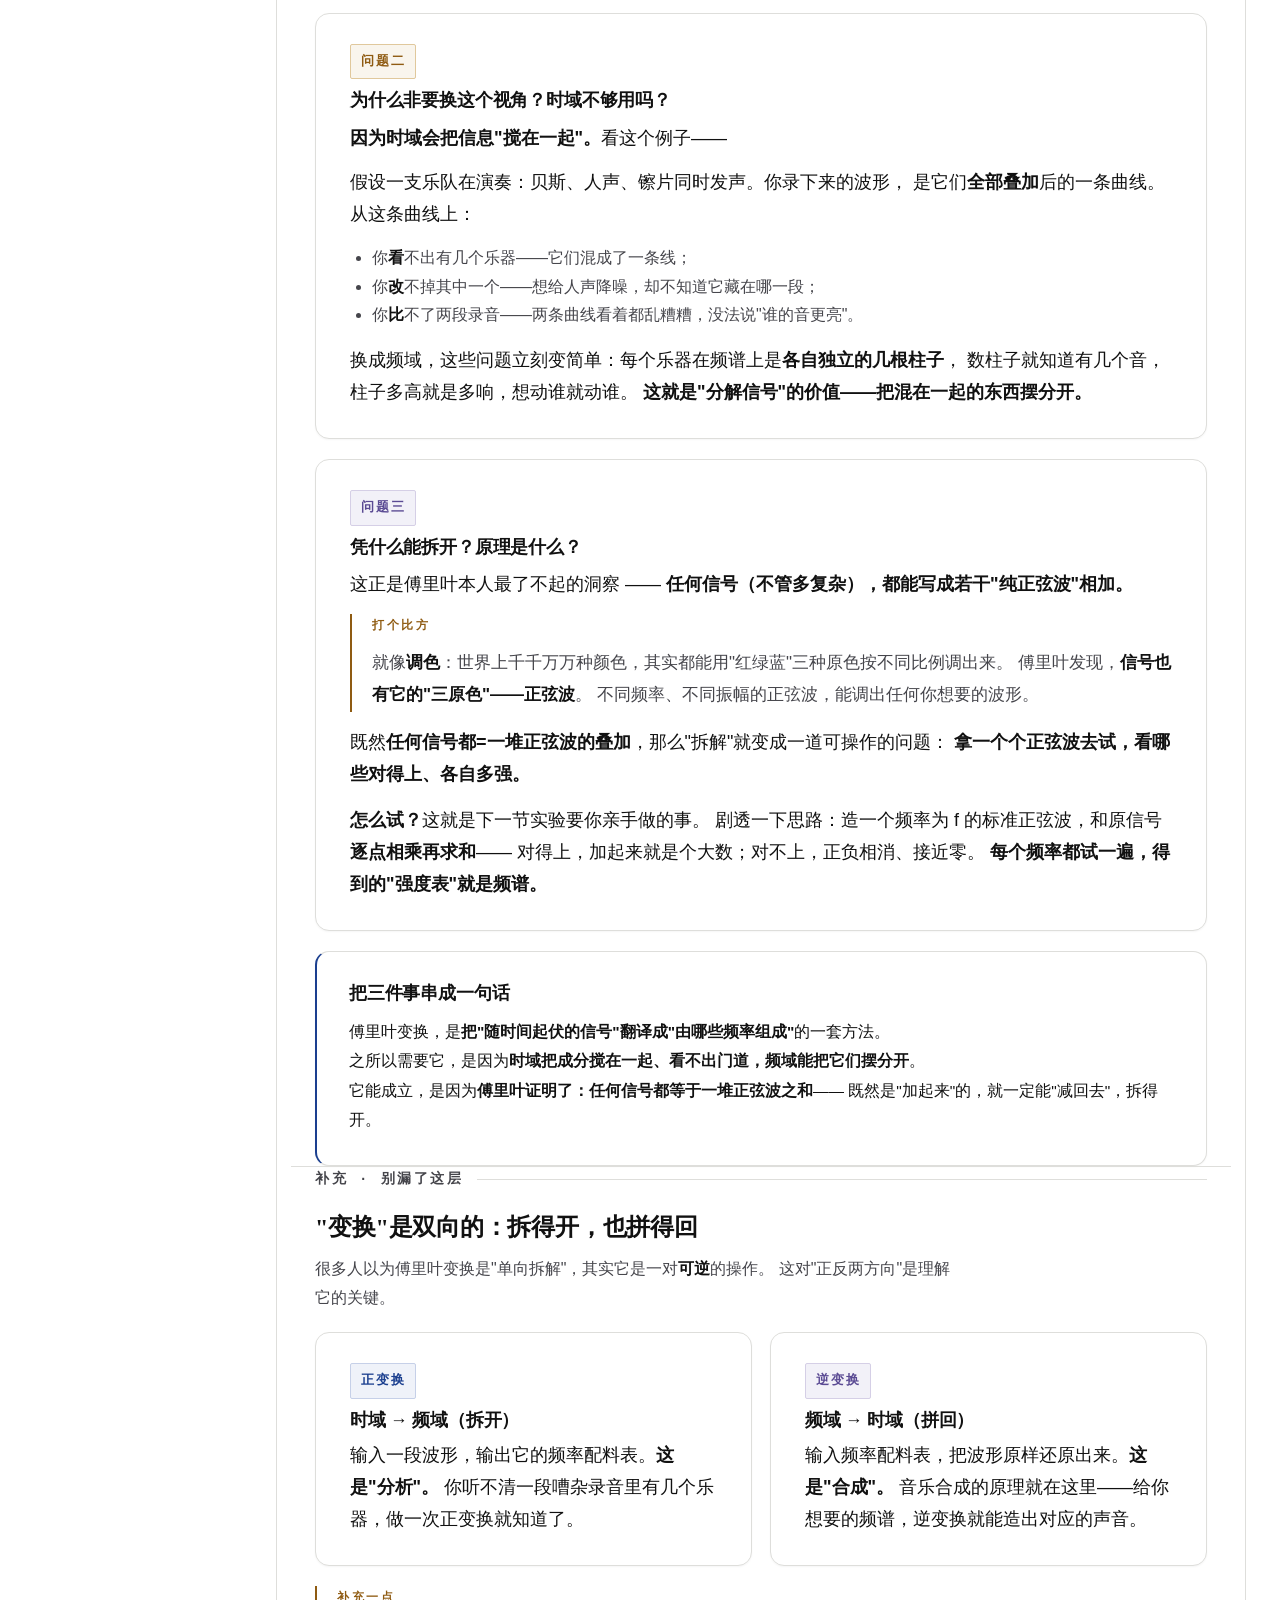
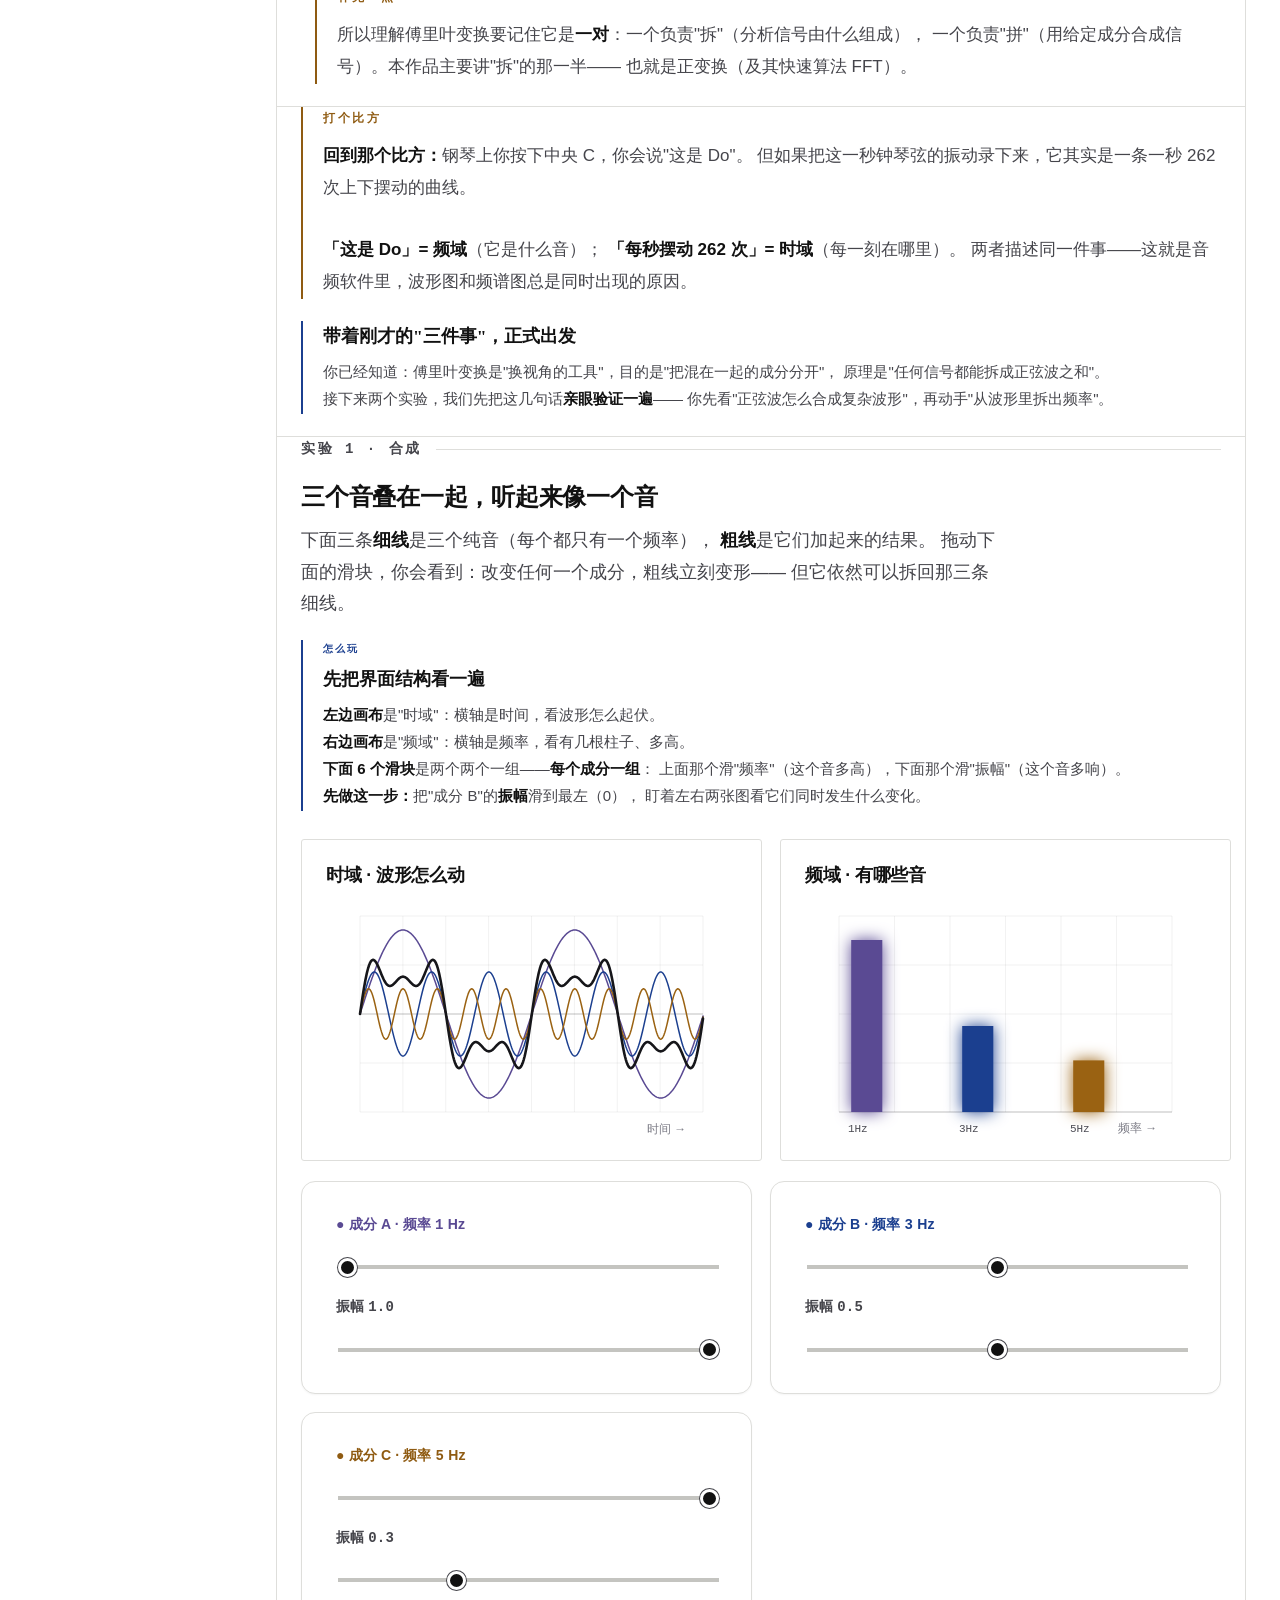
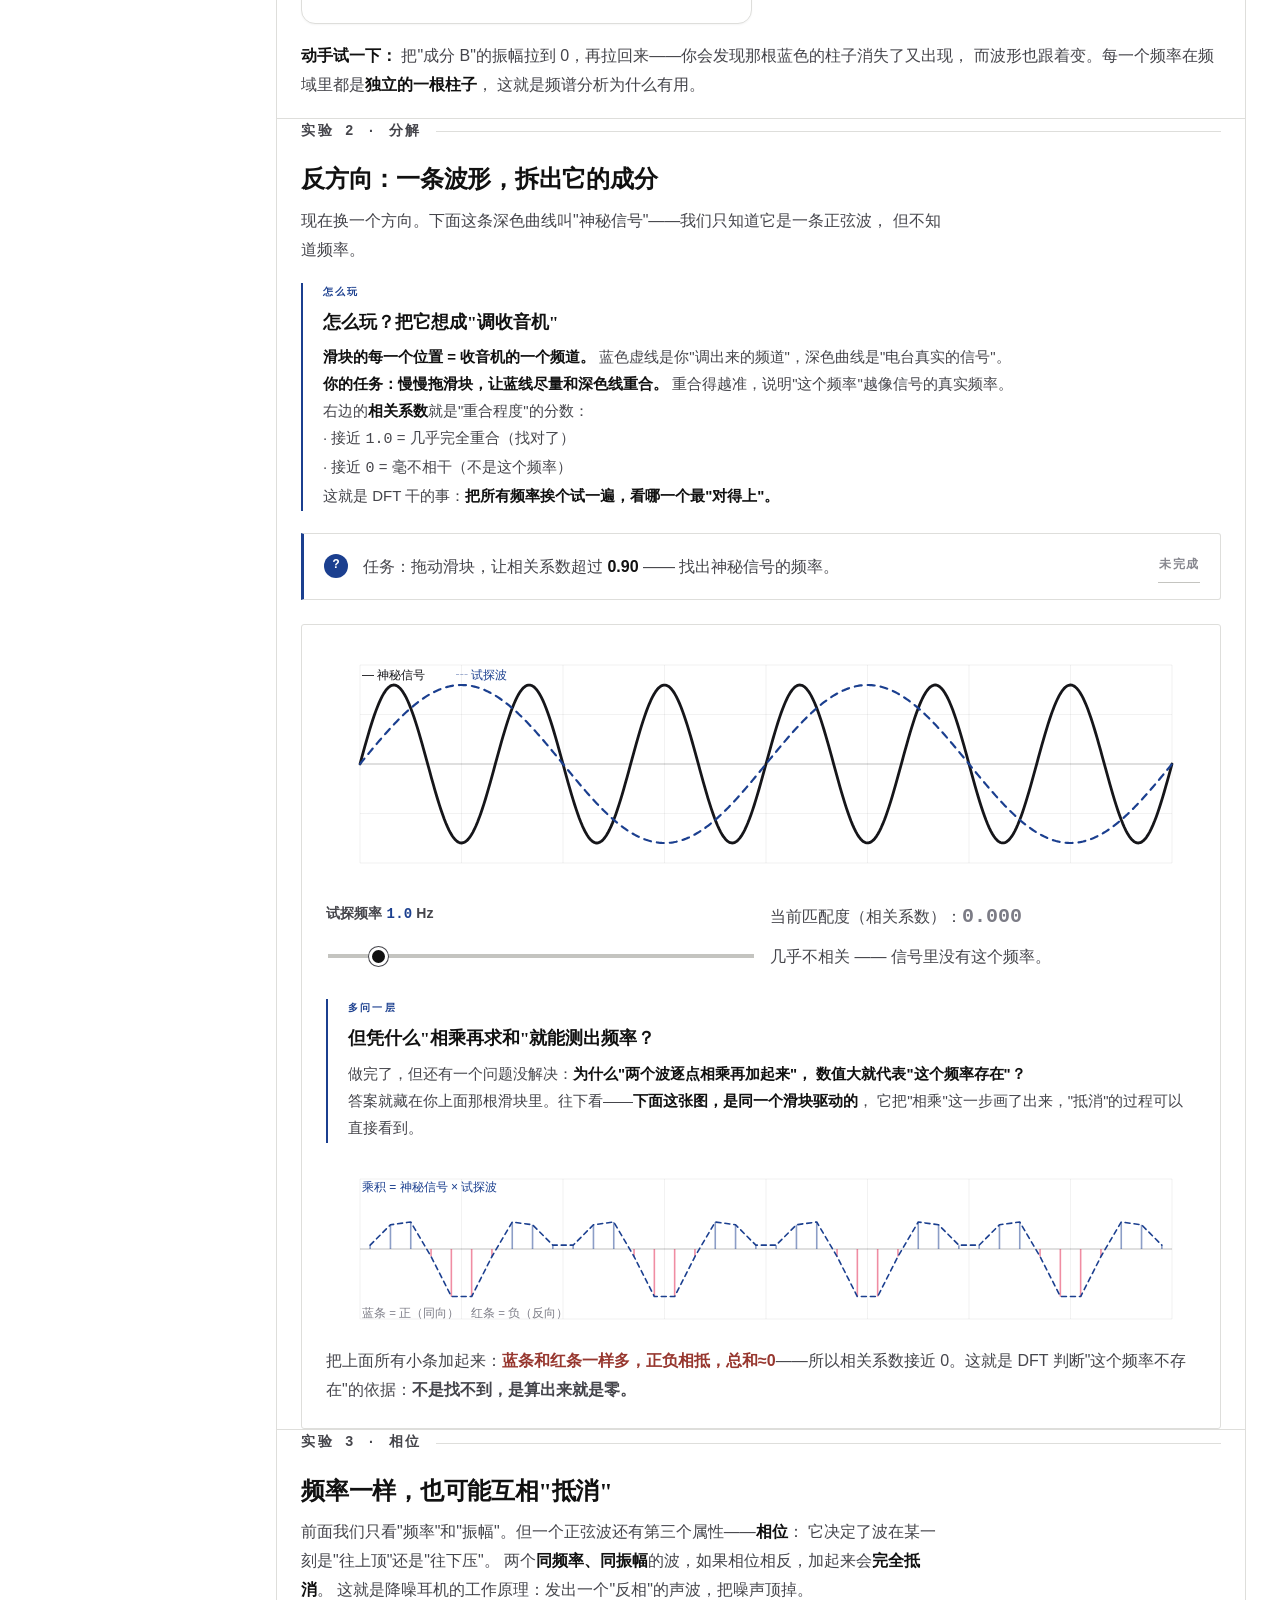
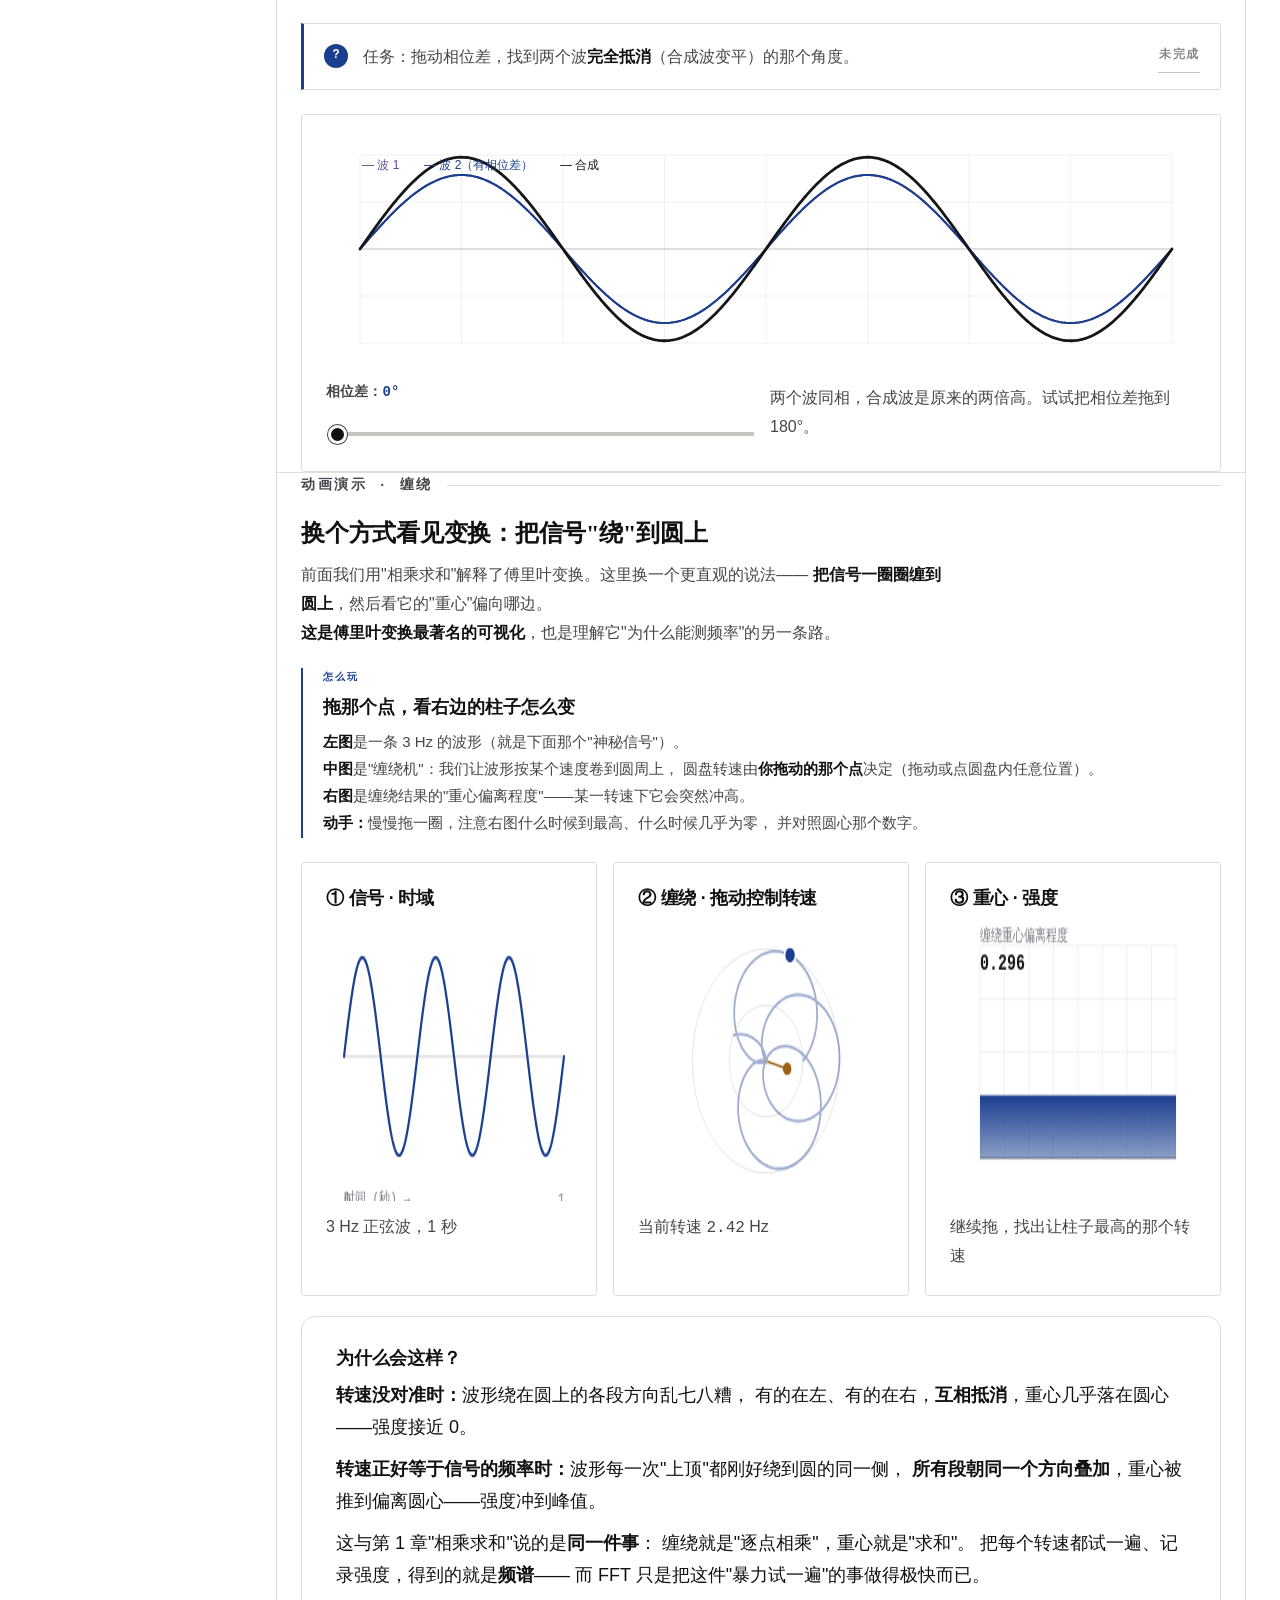
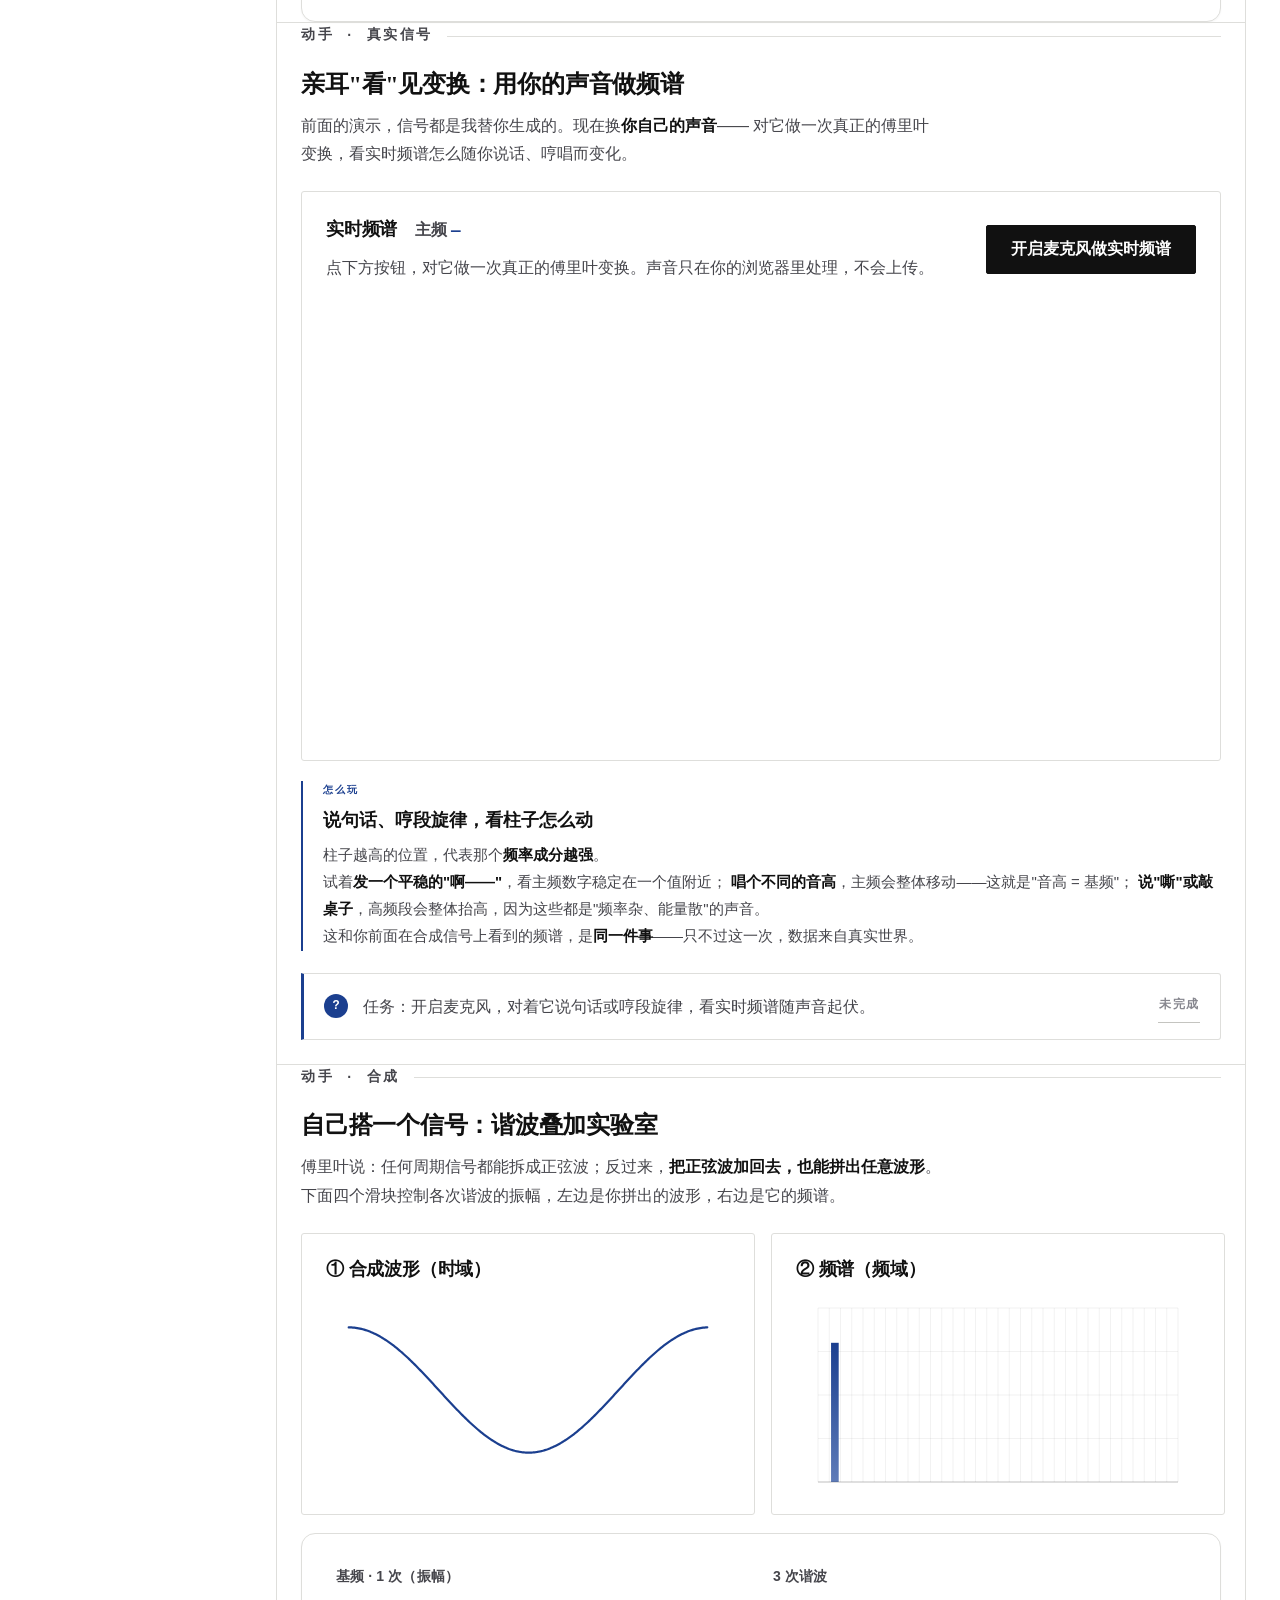
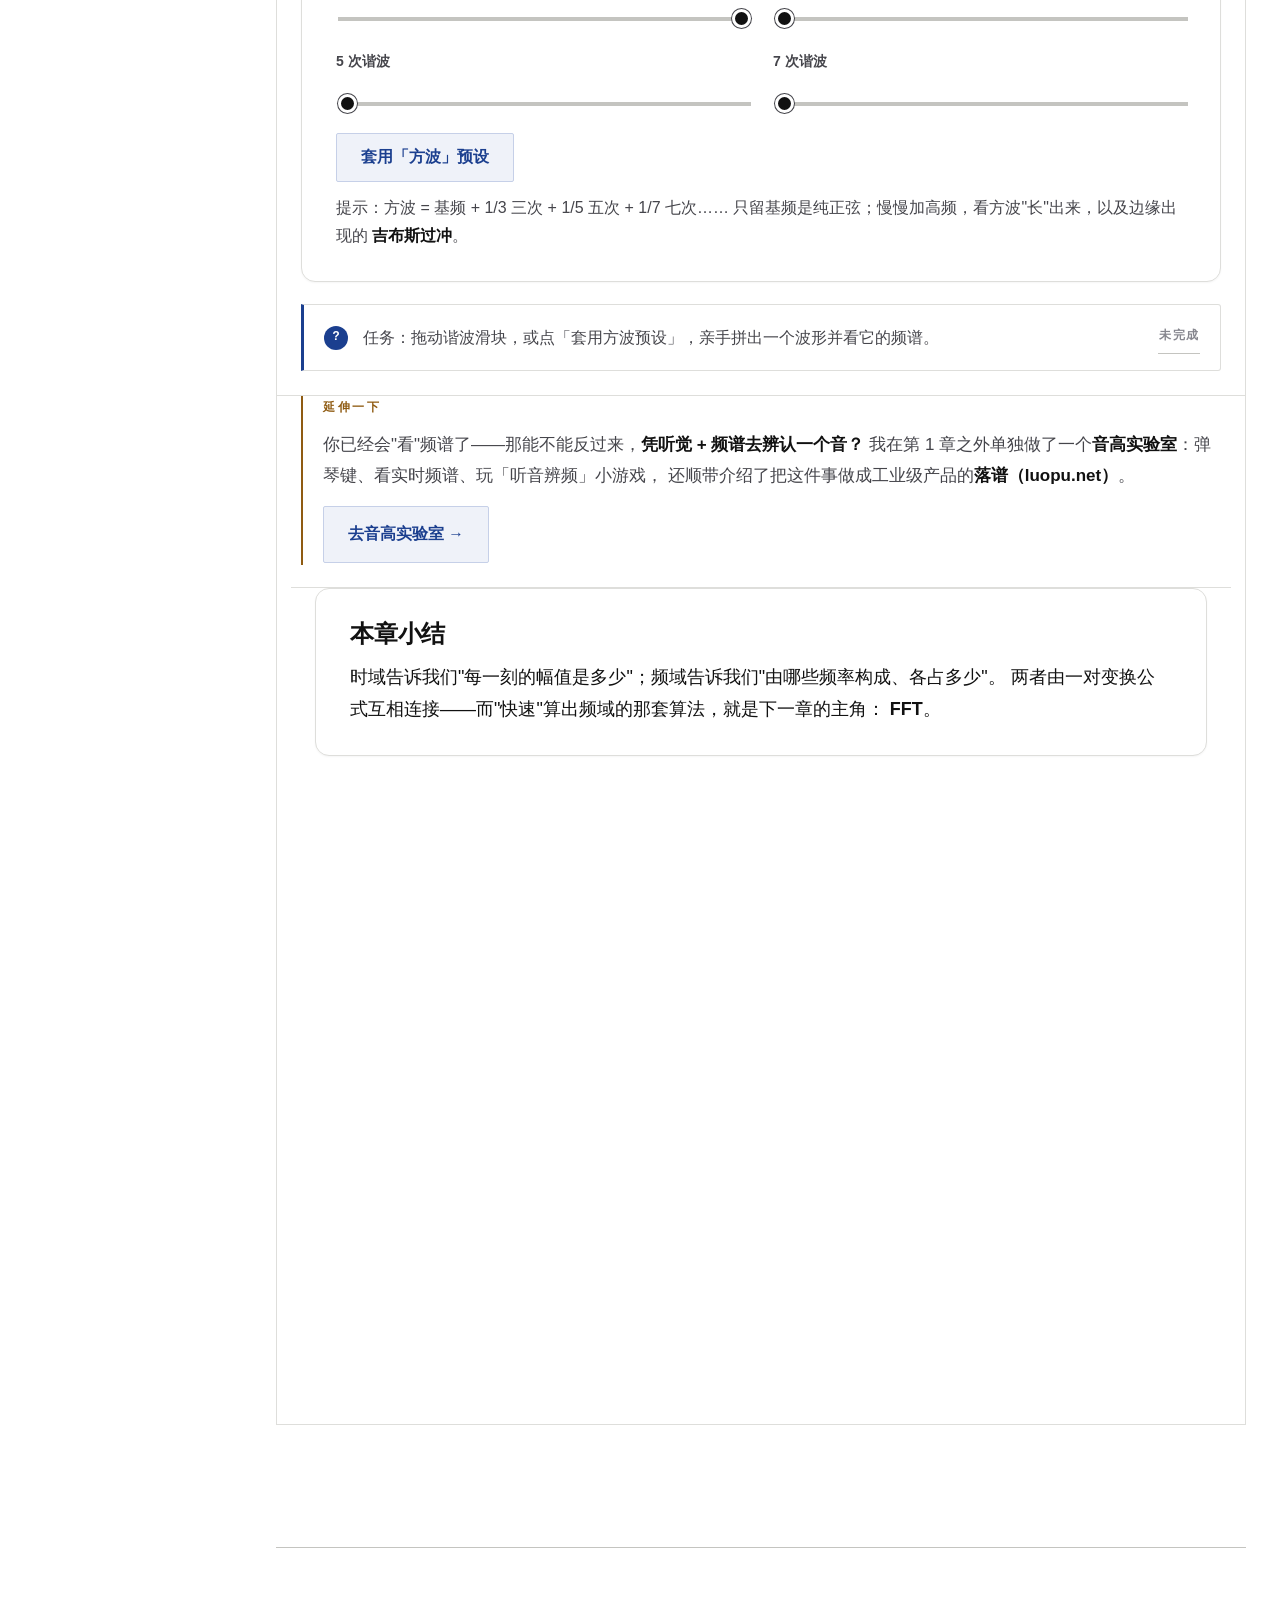
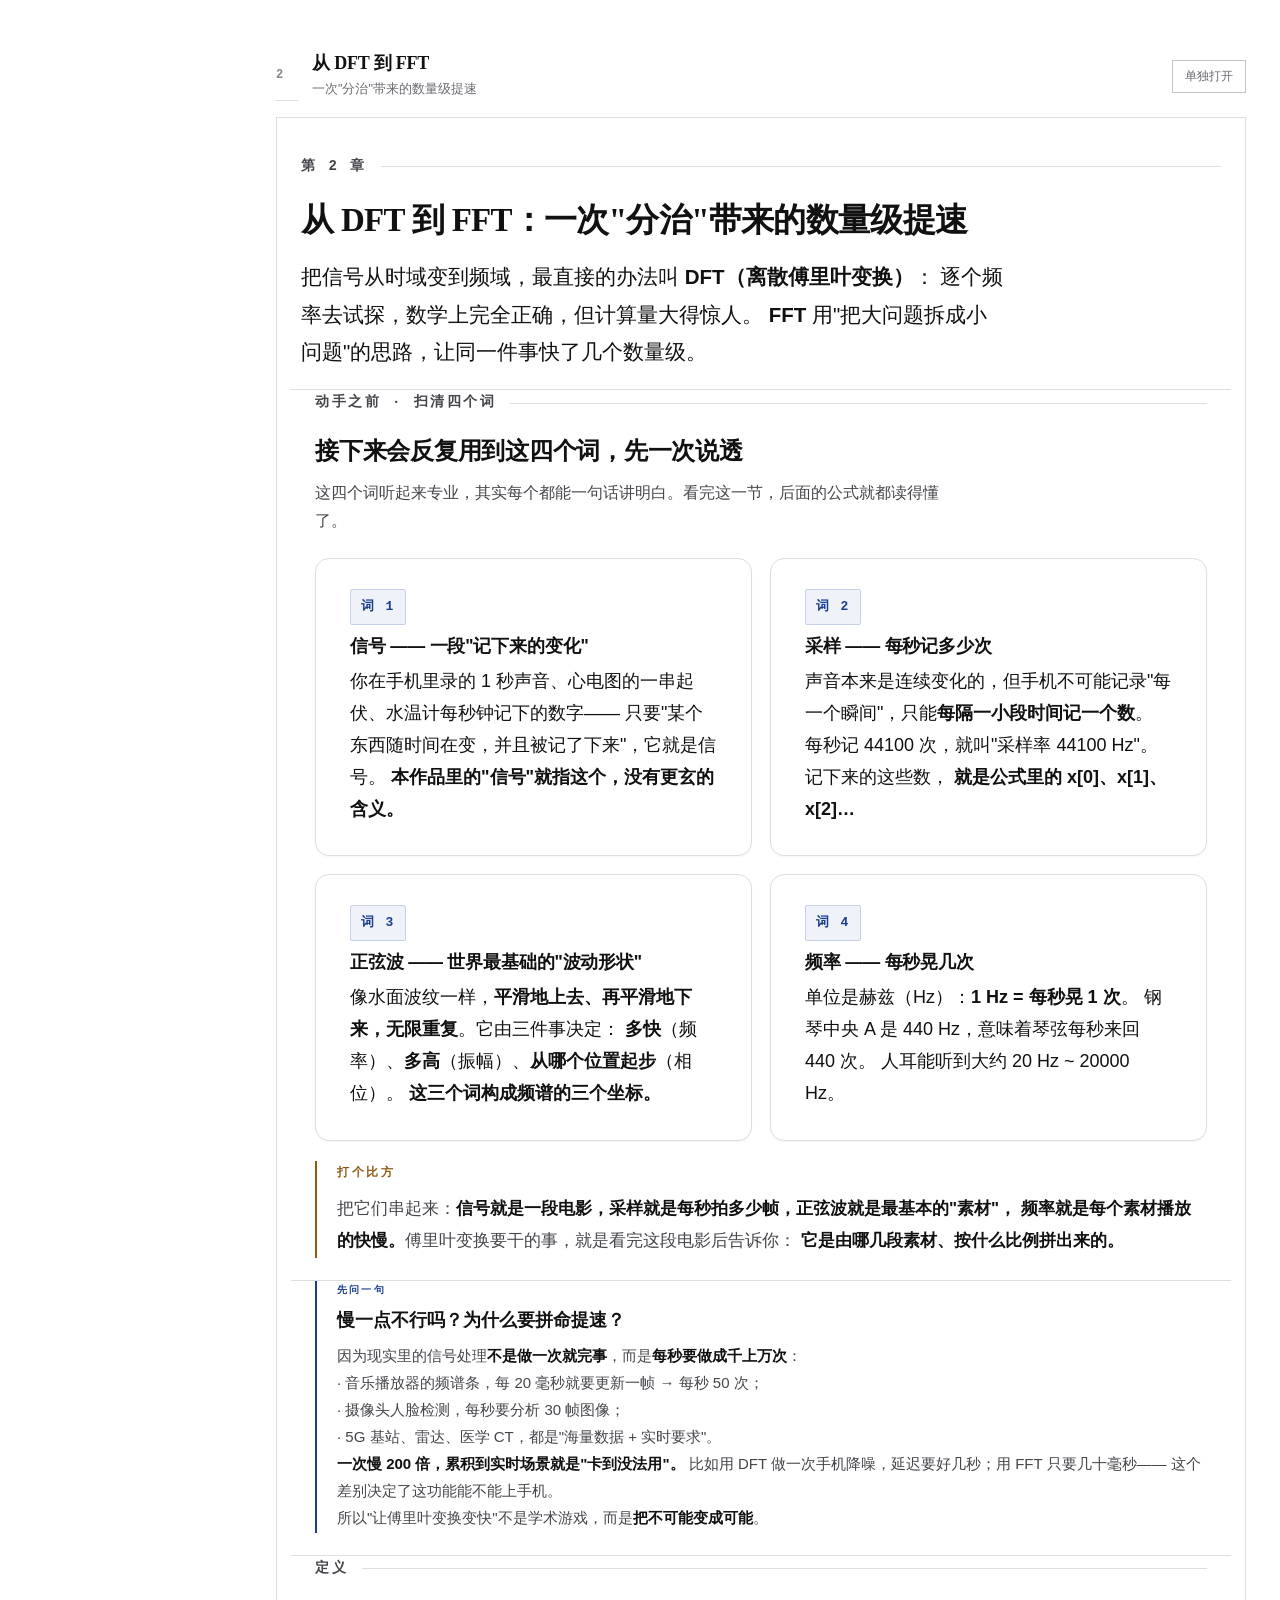
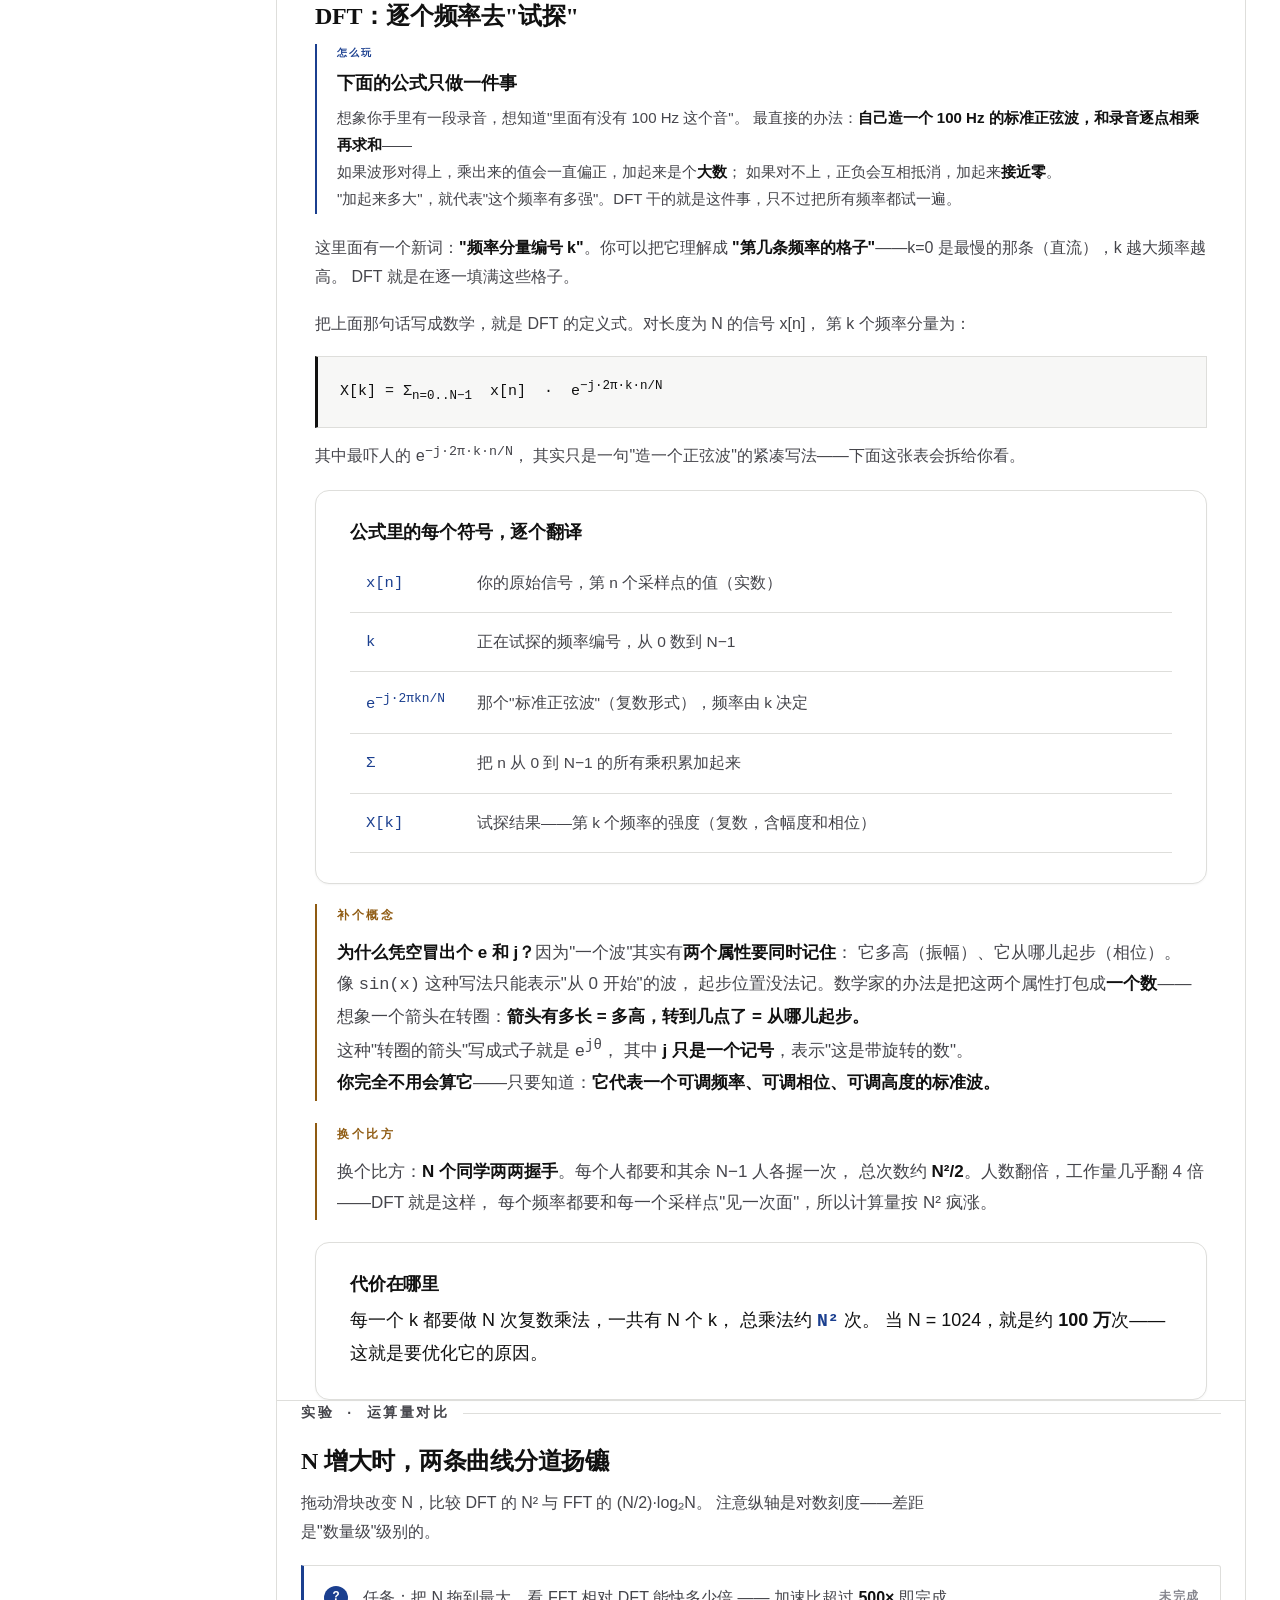
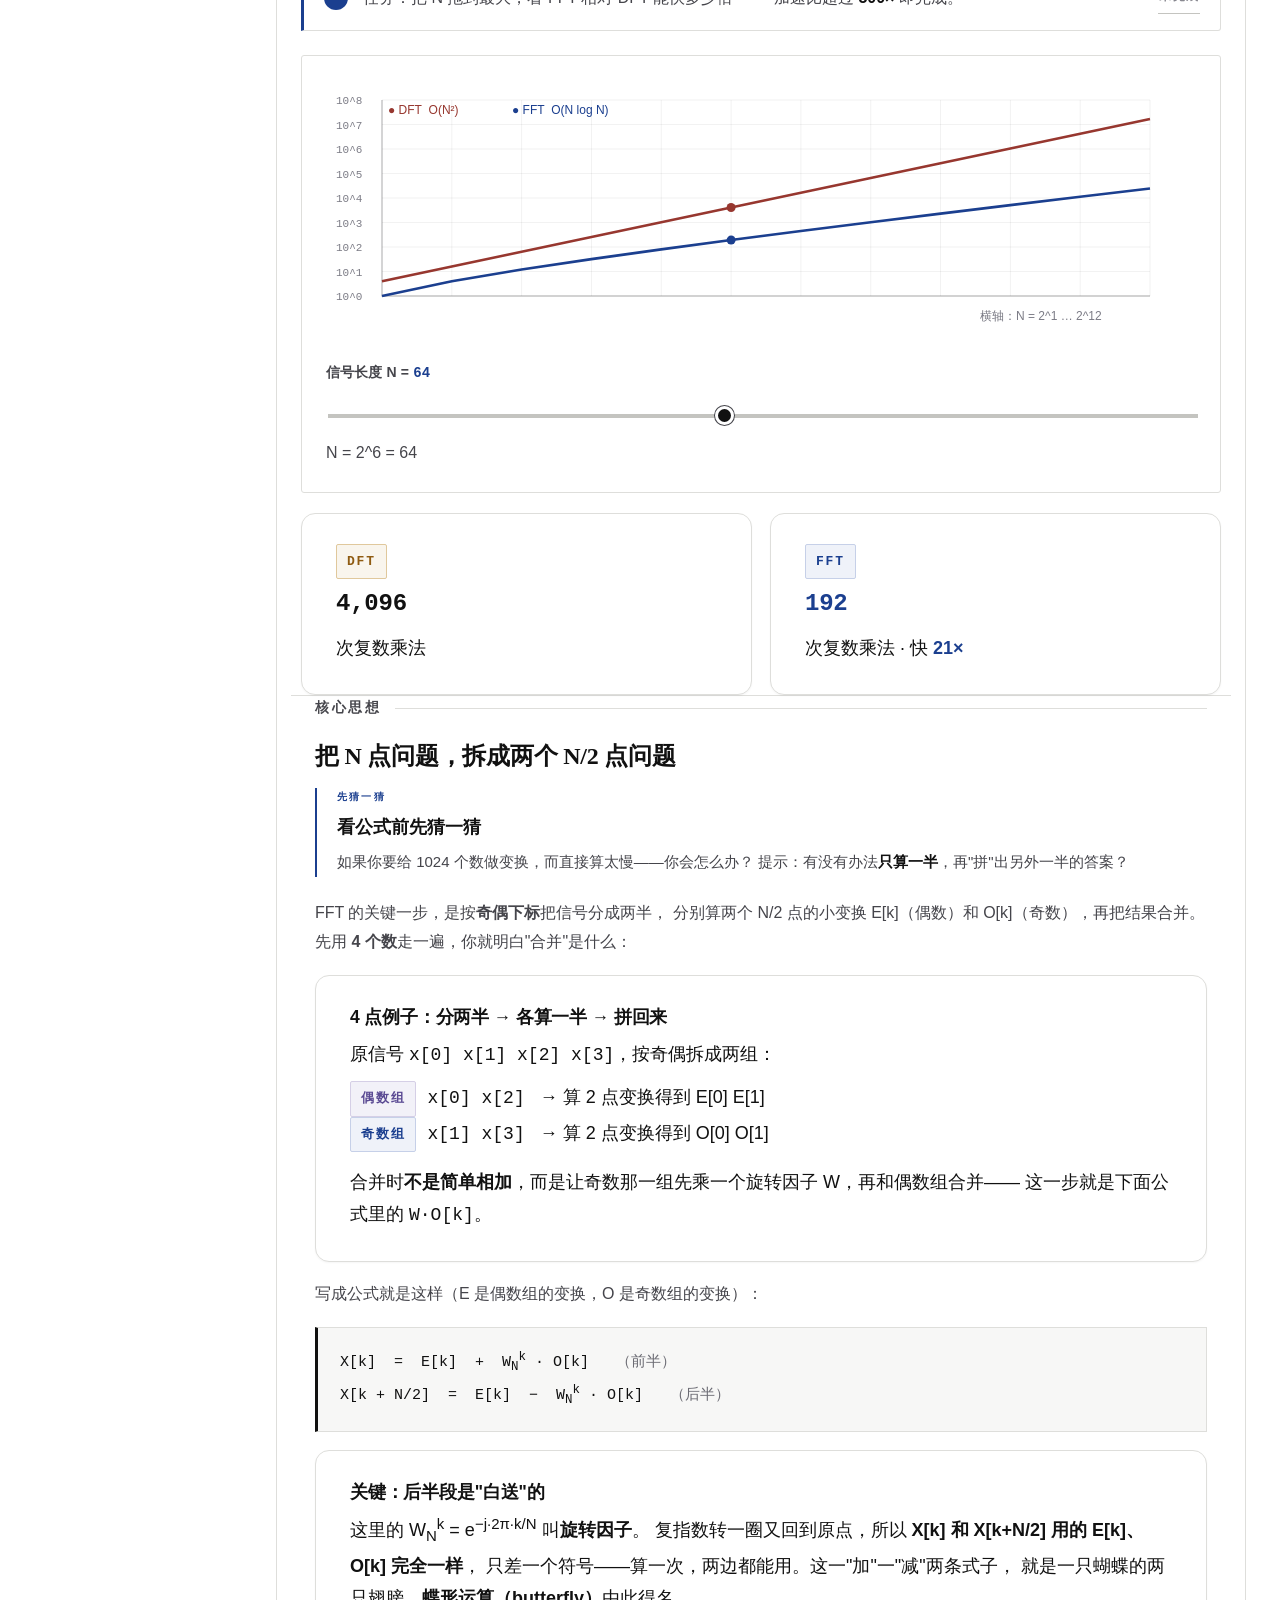
<file: all-in-one.html>
<!DOCTYPE html>
<html lang="zh-CN">
<head>
<meta charset="UTF-8">
<meta name="viewport" content="width=device-width, initial-scale=1.0">
<title>频谱之诗 · 作品总览（整合视图）</title>
<!-- __sp_head -->
<link rel="icon" href="data:image/svg+xml,%3Csvg xmlns='http://www.w3.org/2000/svg' viewBox='0 0 24 24'%3E%3Crect width='24' height='24' rx='3' fill='%2316161A'/%3E%3Cpath d='M3.5 17.5C6.2 17.5 6.2 7.5 9 7.5s2.8 10 5.5 10 2.8-10 5.5-10' stroke='%23FBFAF7' stroke-width='2.1' fill='none' stroke-linecap='round'/%3E%3Ccircle cx='20' cy='7.5' r='2.3' fill='%239A6212'/%3E%3C/svg%3E">
<meta name="theme-color" content="#FFFFFF">
<meta name="description" content="《频谱之诗》整合总览：一页看完五章全部内容与交互实验，附创作说明、技术原理与使用说明。">
<meta property="og:type" content="website">
<meta property="og:locale" content="zh_CN">
<meta property="og:title" content="频谱之诗 · 作品总览（整合视图）">
<meta property="og:description" content="《频谱之诗》整合总览：一页看完五章全部内容与交互实验，附创作说明、技术原理与使用说明。">
<meta name="twitter:card" content="summary">
<link rel="stylesheet" href="assets/css/main.css?v=1791815400">
<style>
  /* ===== 整合页专属布局 ===== */
  body { background: var(--bg); }

  .ov-top {
    position: sticky; top: 0; z-index: 60;
    background: var(--bg);
    border-bottom: 1px solid var(--line);
  }
  .ov-top .topbar-inner { height: 58px; max-width: 1260px; }
  .ov-top .nav a.on {
    color: var(--fg); font-weight: 700;
    border-bottom-color: var(--fg);
  }

  .ov-shell {
    max-width: 1260px; margin: 0 auto;
    display: grid; grid-template-columns: 214px 1fr;
    gap: 28px; padding: 28px 24px 90px;
    align-items: start;
    position: relative; z-index: 2;
  }

  /* 左侧目录 */
  .ov-side {
    position: sticky; top: 84px;
    background: transparent;
    border-top: 1px solid var(--line);
    padding: 18px 0 0;
  }
  .ov-side h4 {
    font-family: var(--mono);
    font-size: 10px; letter-spacing: .2em; text-transform: uppercase;
    color: var(--fg-4); margin: 4px 0 12px; font-weight: 600;
  }
  .ov-side a {
    display: flex; align-items: center; gap: 10px;
    padding: 7px 0;
    font-family: var(--sans); font-size: 13.5px;
    color: var(--fg-3); text-decoration: none;
    border-bottom: 1px solid var(--line);
    transition: color .14s;
  }
  .ov-side a:hover { color: var(--fg); }
  .ov-side a.active { color: var(--fg); font-weight: 700; }
  .ov-side a .num {
    width: 16px; flex: none;
    color: var(--fg-4); font-family: var(--mono); font-size: 10.5px;
  }
  .ov-side a.active .num { color: var(--blue); }
  .ov-side .sep { display: none; }
  .ov-side .qp { margin: 20px 0 4px; }
  .ov-side .qp .lbl {
    font-family: var(--mono);
    font-size: 10px; letter-spacing: .2em; text-transform: uppercase;
    color: var(--fg-4); margin-bottom: 8px;
  }
  .ov-side .qp-track {
    height: 2px; background: var(--line); overflow: hidden;
  }
  .ov-side .qp-fill {
    height: 100%; width: 0; background: var(--blue);
    transition: width .5s cubic-bezier(.2,.9,.3,1);
  }
  .ov-side .qp .n { margin-top: 8px; }

  /* 概述 */
  .ov-intro {
    background: transparent;
    border-top: 1px solid var(--line);
    border-bottom: 1px solid var(--line);
    padding: 34px 0 30px; margin-bottom: 30px;
  }
  .ov-intro h1 { font-size: clamp(28px, 3.6vw, 44px); }

  .ov-stats {
    display: grid; grid-template-columns: repeat(4, 1fr); gap: 14px;
    margin-top: 26px; padding-top: 24px; border-top: 1px solid var(--line);
  }
  .ov-stats .v {
    font-family: var(--mono); font-size: 21px; font-weight: 700;
    color: var(--fg);
  }
  .ov-stats .k {
    font-family: var(--sans); font-size: 12px; color: var(--fg-3); margin-top: 5px;
  }

  /* 章节区块 */
  .ov-sec {
    background: transparent;
    border-top: 1px solid var(--line-2);
    margin-bottom: 34px;
    scroll-margin-top: 80px;
  }
  .ov-sec.core { border-top-color: var(--blue); }
  .ov-sec-head {
    display: flex; align-items: center; gap: 14px;
    padding: 16px 0;
  }
  .ov-sec-head .badge {
    font-family: var(--mono); font-size: 12px; font-weight: 700;
    color: var(--fg-4); flex: none; width: 22px;
  }
  .ov-sec.core .badge { color: var(--blue); }
  .ov-sec-head h3 { font-family: var(--serif); font-size: 18px; margin: 0; }
  .ov-sec-head .sub {
    font-family: var(--sans); font-size: 12.5px; color: var(--fg-3); margin-top: 3px;
  }
  .ov-sec-head .acts { margin-left: auto; display: flex; gap: 8px; }
  .ov-sec-head .acts a {
    font-family: var(--sans); font-size: 12px;
    text-decoration: none; color: var(--fg-3);
    border: 1px solid var(--line-2); padding: 5px 12px;
    white-space: nowrap; transition: all .16s;
  }
  .ov-sec-head .acts a:hover { border-color: var(--fg); color: var(--fg); }
  .ov-frame-wrap { position: relative; background: var(--bg-2); border: 1px solid var(--line); }
  .ov-frame-wrap iframe { display: block; width: 100%; border: 0; background: var(--bg-2); }
  .ov-loading {
    padding: 44px; text-align: center; color: var(--fg-3);
    font-family: var(--sans); font-size: 13.5px;
  }

  /* 文档 */
  .ov-docs { display: grid; grid-template-columns: 1fr; gap: 0; }
  .ov-docs a {
    display: block; text-decoration: none; color: inherit;
    border-top: 1px solid var(--line);
    padding: 18px 22px 18px 0;
    transition: color .16s;
  }
  .ov-docs a:hover { color: var(--blue); }
  .ov-docs h4 { font-family: var(--sans); font-size: 14px; margin: 0 0 7px; }
  .ov-docs p { font-family: var(--sans); font-size: 12.5px; color: var(--fg-3); margin: 0; line-height: 1.7; }

  @media (max-width: 940px) {
    .ov-shell { grid-template-columns: 1fr; padding: 18px 14px 70px; }
    .ov-side { position: static; }
    .ov-side a { display: inline-flex; margin: 2px; }
    .ov-stats { grid-template-columns: repeat(2, 1fr); }
    .ov-docs { grid-template-columns: 1fr; }
  }
</style>
</head>
<body>

<header class="topbar ov-top" data-static>
  <div class="topbar-inner">
    <a class="brand" href="index.html">
      <svg class="mark" viewBox="0 0 24 24" fill="none" aria-hidden="true">
        <path d="M2 18 C5 18 5 6 8 6 C11 6 11 18 14 18 C17 18 17 6 20 6"
              stroke="#1B3F8F" stroke-width="2.2" stroke-linecap="round" fill="none"/>
        <circle cx="20" cy="6" r="2.6" fill="#9A6212"/>
      </svg>
      <span>频谱之诗</span>
    </a>
    <nav class="nav">
      <a href="index.html">独立首页</a>
      <a href="all-in-one.html" class="on">整合总览</a>
    </nav>
  </div>
</header>

<div class="ov-shell">

  <aside class="ov-side">
    <h4>作品目录</h4>
    <a href="#sec0" class="active"><span class="num">·</span> 作品概述</a>
    <a href="#sec1"><span class="num">1</span> 时域与频域</a>
    <a href="#sec2"><span class="num">2</span> 从 DFT 到 FFT</a>
    <a href="#sec3"><span class="num">3</span> 蝶形舞台</a>
    <a href="#sec4"><span class="num">4</span> 频谱之用</a>
    <a href="#sec5"><span class="num">5</span> 自测与说明</a>
    <a href="note-lab.html" target="_blank"><span class="num">延</span> 音高实验室</a>
    <div class="sep"></div>
    <h4>算法校验</h4>
    <a href="check.html"><span class="num">·</span> 六项检查可当场重跑</a>

    <div class="qp">
      <div class="lbl">任务进度</div>
      <div class="qp-track"><div class="qp-fill"></div></div>
      <div class="n num-glow quest-progress">0 / 13</div>
    </div>
  </aside>

  <main class="ov-main">

    <section class="ov-intro" id="sec0">
      <p class="eyebrow">自主选题 · 智慧教育与科普创作</p>
      <h1>频谱之诗</h1>
      <p class="lede">
        一个关于 <strong>FFT（快速傅里叶变换）</strong> 的交互式科普网站。
        把这条通常只出现在信号处理教材里的公式，拆成五章与 1 个延伸实验、共 13 个可动手的互动任务，
        让没有数学背景的观众也能亲手"看见"频谱是怎么被算出来的。
      </p>
      <div style="display:flex;gap:8px;flex-wrap:wrap;margin-top:22px">
        <span class="tag">交互式科普</span>
        <span class="tag violet">纯前端 · 零依赖</span>
        <span class="tag amber">5 章 · 13 个任务</span>
        <span class="tag green">离线可运行</span>
      </div>
      <div class="ov-stats">
        <div><div class="v">约 317 KB</div><div class="k">核心页面与脚本体积</div></div>
        <div><div class="v">0</div><div class="k">外部依赖</div></div>
        <div><div class="v">6.7e-15</div><div class="k">FFT/DFT 归一化偏差</div></div>
        <div><div class="v">13</div><div class="k">互动任务</div></div>
      </div>
    </section>

    <div id="chapters"></div>

    <section class="ov-sec" id="sec6">
      <div class="ov-sec-head">
        <div class="badge">验</div>
        <div>
          <h3>算法校验</h3>
          <div class="sub">FFT 与按定义 DFT 的逐点比对，六项检查在浏览器里当场跑完</div>
        </div>
      </div>
      <div style="padding:22px 24px">
        <div class="ov-docs">
          <a href="check.html">
            <h4>打开校验页</h4>
            <p>位反转重排、逐点比对、单频定位、Parseval 能量守恒、运算量比值、Hann 窗端点</p>
          </a>
        </div>
      </div>
    </section>

  </main>
</div>

<footer class="site-footer" style="background:transparent"></footer>

<script src="assets/js/site.js"></script>
<script>
(function () {
  var CH = [
    { n: 1, id: 'sec1', file: 'chapter1.html', title: '时域与频域',
      sub: '找出神秘信号的频率' },
    { n: 2, id: 'sec2', file: 'chapter2.html', title: '从 DFT 到 FFT',
      sub: '一次"分治"带来的数量级提速' },
    { n: 3, id: 'sec3', file: 'chapter3.html', title: '蝶形舞台',
      sub: '核心交互 · 看着频谱被"算"出来', core: true },
    { n: 4, id: 'sec4', file: 'chapter4.html', title: '频谱之用',
      sub: '诊断故障电机' },
    { n: 5, id: 'sec5', file: 'chapter5.html', title: '自测与创作说明',
      sub: '7 道互动题 + 作品说明' }
  ];

  var host = document.getElementById('chapters');
  var html = '';
  CH.forEach(function (c) {
    html += '<section class="ov-sec' + (c.core ? ' core' : '') + '" id="' + c.id + '">' +
      '<div class="ov-sec-head">' +
        '<div class="badge">' + c.n + '</div>' +
        '<div><h3>' + c.title + '</h3><div class="sub">' + c.sub + '</div></div>' +
        '<div class="acts"><a href="' + c.file + '" target="_blank">单独打开 </a></div>' +
      '</div>' +
      '<div class="ov-frame-wrap">' +
        '<div class="ov-loading" id="ld' + c.n + '">正在载入第 ' + c.n + ' 章…</div>' +
        '<iframe src="' + c.file + '" title="第 ' + c.n + ' 章 ' + c.title + '" ' +
          'scrolling="no" style="height:600px"></iframe>' +
      '</div></section>';
  });
  host.innerHTML = html;

  function injectEmbedStyle(doc) {
    if (doc.getElementById('__embed_style')) return;
    var st = doc.createElement('style');
    st.id = '__embed_style';
    st.textContent =
      '.topbar{display:none!important}' +
      /* 嵌入视图里站点自带的悬浮章节导航会压在正文上，一并隐藏 */
      '.side-nav{display:none!important}' +
      '.site-footer{display:none!important}' +
      'section:first-of-type{padding-top:36px!important}' +
      '.pager{display:none!important}' +
      'body::before,body::after{display:none!important}' +
      /* 嵌入视图宽度充足，取消 svg 的 min-width 与滑动提示，避免出现横滑条 */
      '.svg-scroll{overflow-x:visible!important}' +
      '.svg-scroll>svg{min-width:0!important}' +
      '.svg-scroll::after{display:none!important}';
    (doc.head || doc.documentElement).appendChild(st);
  }

  function measure(doc) {
    var de = doc.documentElement, b = doc.body;
    var cands = [
      de ? de.scrollHeight : 0, de ? de.offsetHeight : 0,
      b ? b.scrollHeight : 0, b ? b.offsetHeight : 0
    ];
    var sum = 0;
    doc.querySelectorAll('section').forEach(function (s) {
      var r = s.getBoundingClientRect();
      if (r.height > 0) sum += r.height;
    });
    cands.push(sum + 130);
    return Math.max.apply(null, cands);
  }

  var frames = host.querySelectorAll('iframe');

  frames.forEach(function (f, i) {
    var last = -1, stable = 0, rounds = 0;
    function tick() {
      rounds++;
      var h = 0;
      try {
        var doc = f.contentDocument || f.contentWindow.document;
        if (doc && doc.body) { injectEmbedStyle(doc); h = measure(doc); }
      } catch (e) { /* 忽略 */ }

      if (h > 300) {
        f.style.height = h + 'px';
        var ld = document.getElementById('ld' + CH[i].n);
        if (ld) ld.style.display = 'none';
        if (Math.abs(h - last) < 2) {
          stable++;
          if (stable >= 3) return;
        } else { stable = 0; }
        last = h;
      }
      if (rounds < 50) requestAnimationFrame(tick);
    }
    if (f.contentDocument && f.contentDocument.readyState === 'complete') {
      requestAnimationFrame(tick);
    }
    f.addEventListener('load', function () { requestAnimationFrame(tick); });
  });

  /* file:// 下父页面读不到 iframe 内部（跨源），上面那套测量会静默失败，
     框架停在 600px 被裁掉。子页面会主动 postMessage 自己的高度，
     这里按来源匹配到对应框架后写入。 */
  window.addEventListener('message', function (e) {
    var d = e.data;
    if (!d || d.type !== 'sp-embed-height' || !d.height) return;
    var hs = host.querySelectorAll('iframe');
    for (var j = 0; j < hs.length; j++) {
      try {
        if (hs[j].contentWindow === e.source) {
          var want = Math.max(300, Math.round(d.height));
          if (Math.abs(parseFloat(hs[j].style.height) - want) > 2) {
            hs[j].style.height = want + 'px';
          }
          var ld2 = document.getElementById('ld' + CH[j].n);
          if (ld2) ld2.style.display = 'none';
          break;
        }
      } catch (err) { /* 忽略 */ }
    }
  });

  /* 目录高亮 */
  var links = document.querySelectorAll('.ov-side a');
  var targets = [];
  links.forEach(function (a) {
    var href = a.getAttribute('href');
    if (href && href.charAt(0) === '#') {
      var el = document.querySelector(href);
      if (el) targets.push({ a: a, el: el });
    }
  });
  function syncNav() {
    var y = window.scrollY + 130;
    var cur = targets[0];
    targets.forEach(function (t) { if (t.el.offsetTop <= y) cur = t; });
    links.forEach(function (a) { a.classList.remove('active'); });
    if (cur) cur.a.classList.add('active');
  }
  window.addEventListener('scroll', syncNav, { passive: true });
  syncNav();

  /* 任务进度条 */
  function syncProgress() {
    var o = {};
    try { o = JSON.parse(localStorage.getItem('spectrum_poem_quests_v3') || '{}'); } catch (e) {}
    var total = window.Site.TASKS.length, done = 0;
    window.Site.TASKS.forEach(function (id) { if (o[id]) done++; });
    var fill = document.querySelector('.qp-fill');
    if (fill) fill.style.width = (done / total * 100) + '%';
    var n = document.querySelector('.quest-progress');
    if (n) n.textContent = done + ' / ' + total;
  }
  syncProgress();
  setInterval(syncProgress, 1200);
})();
</script>
</body>
</html>
</file>
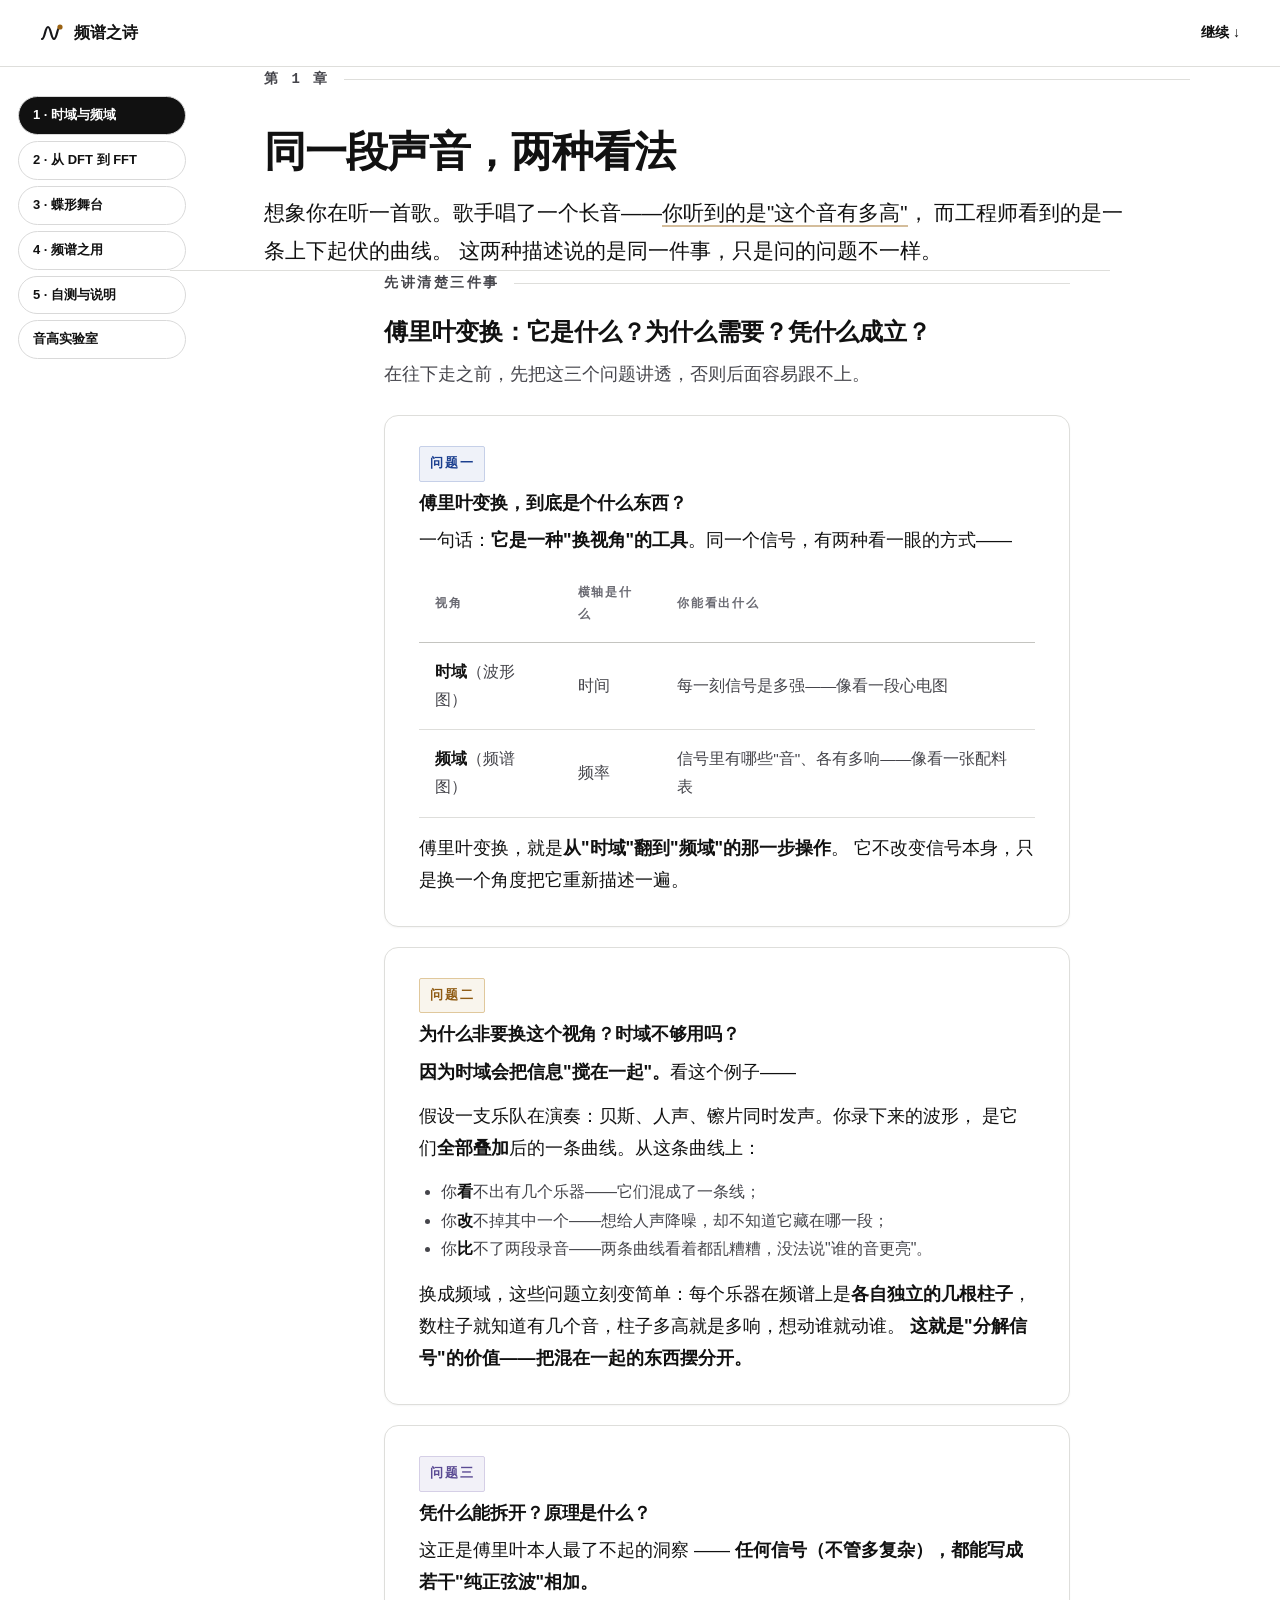
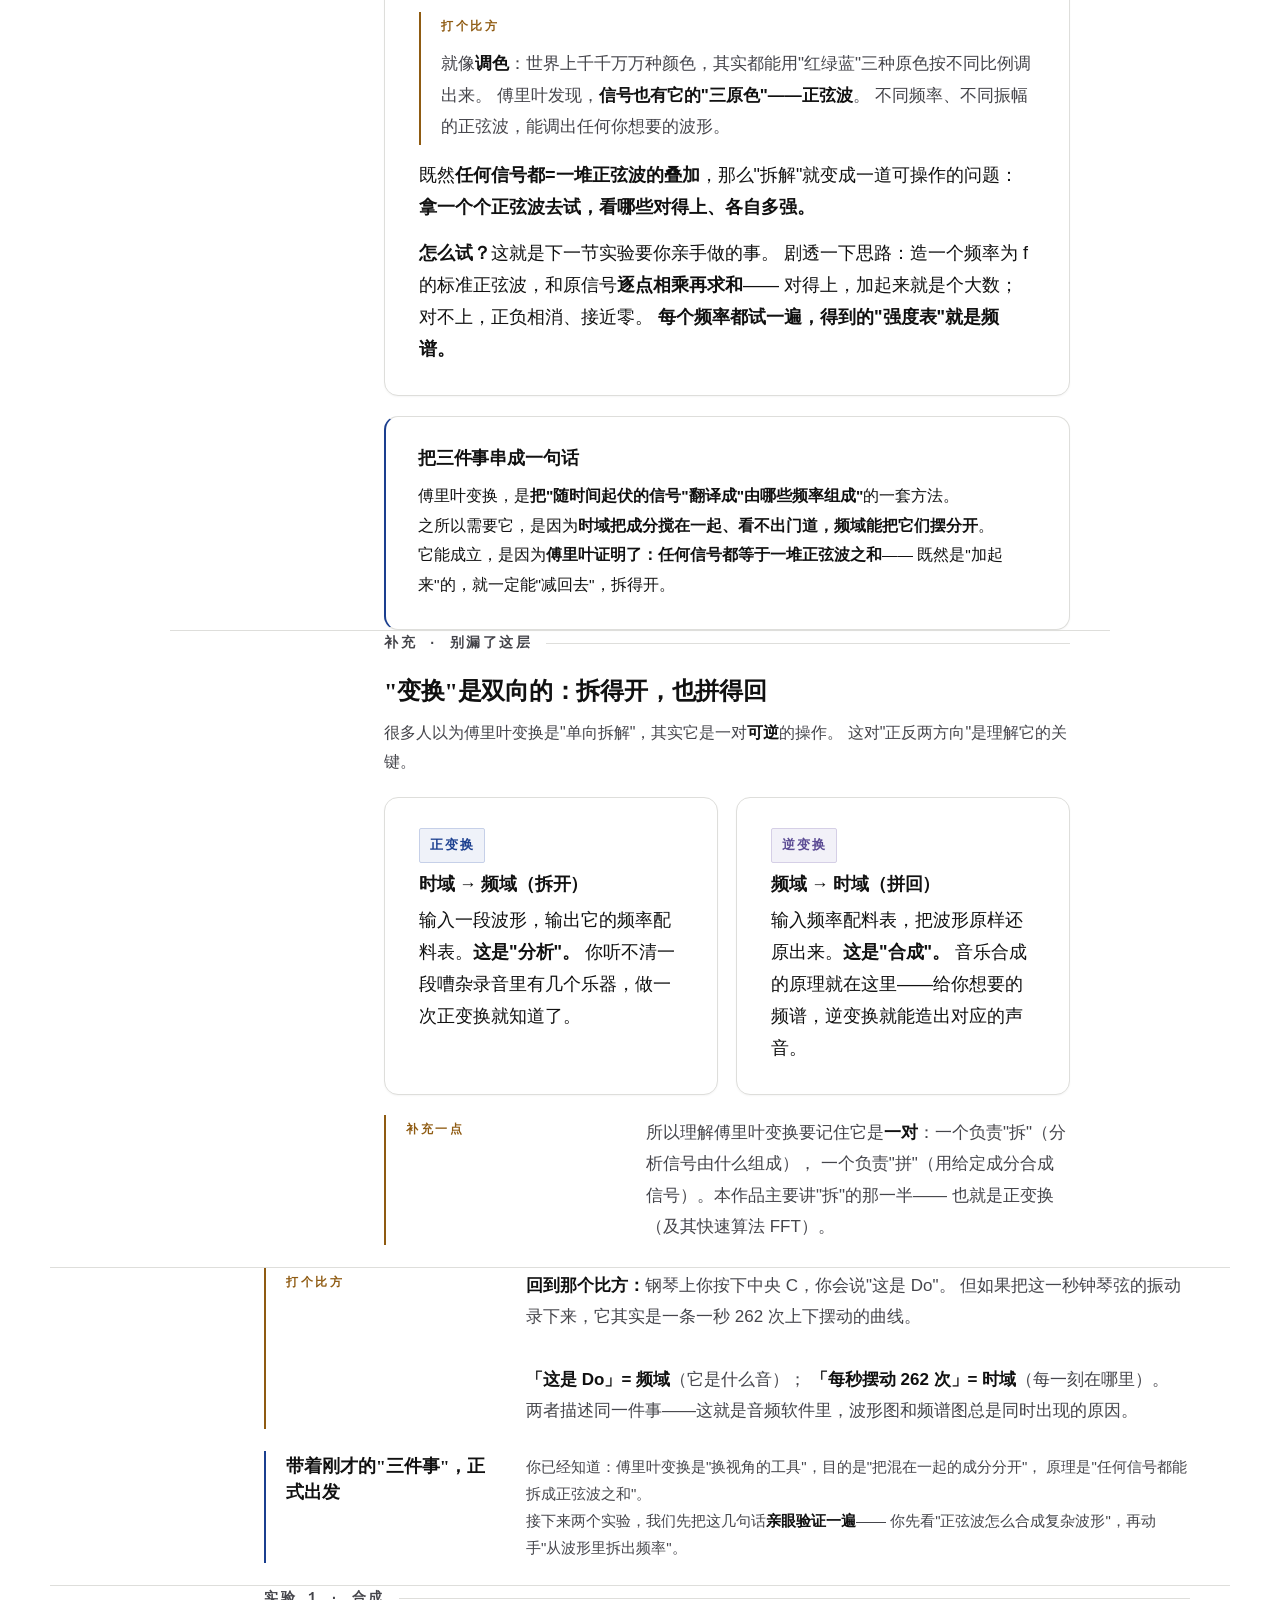
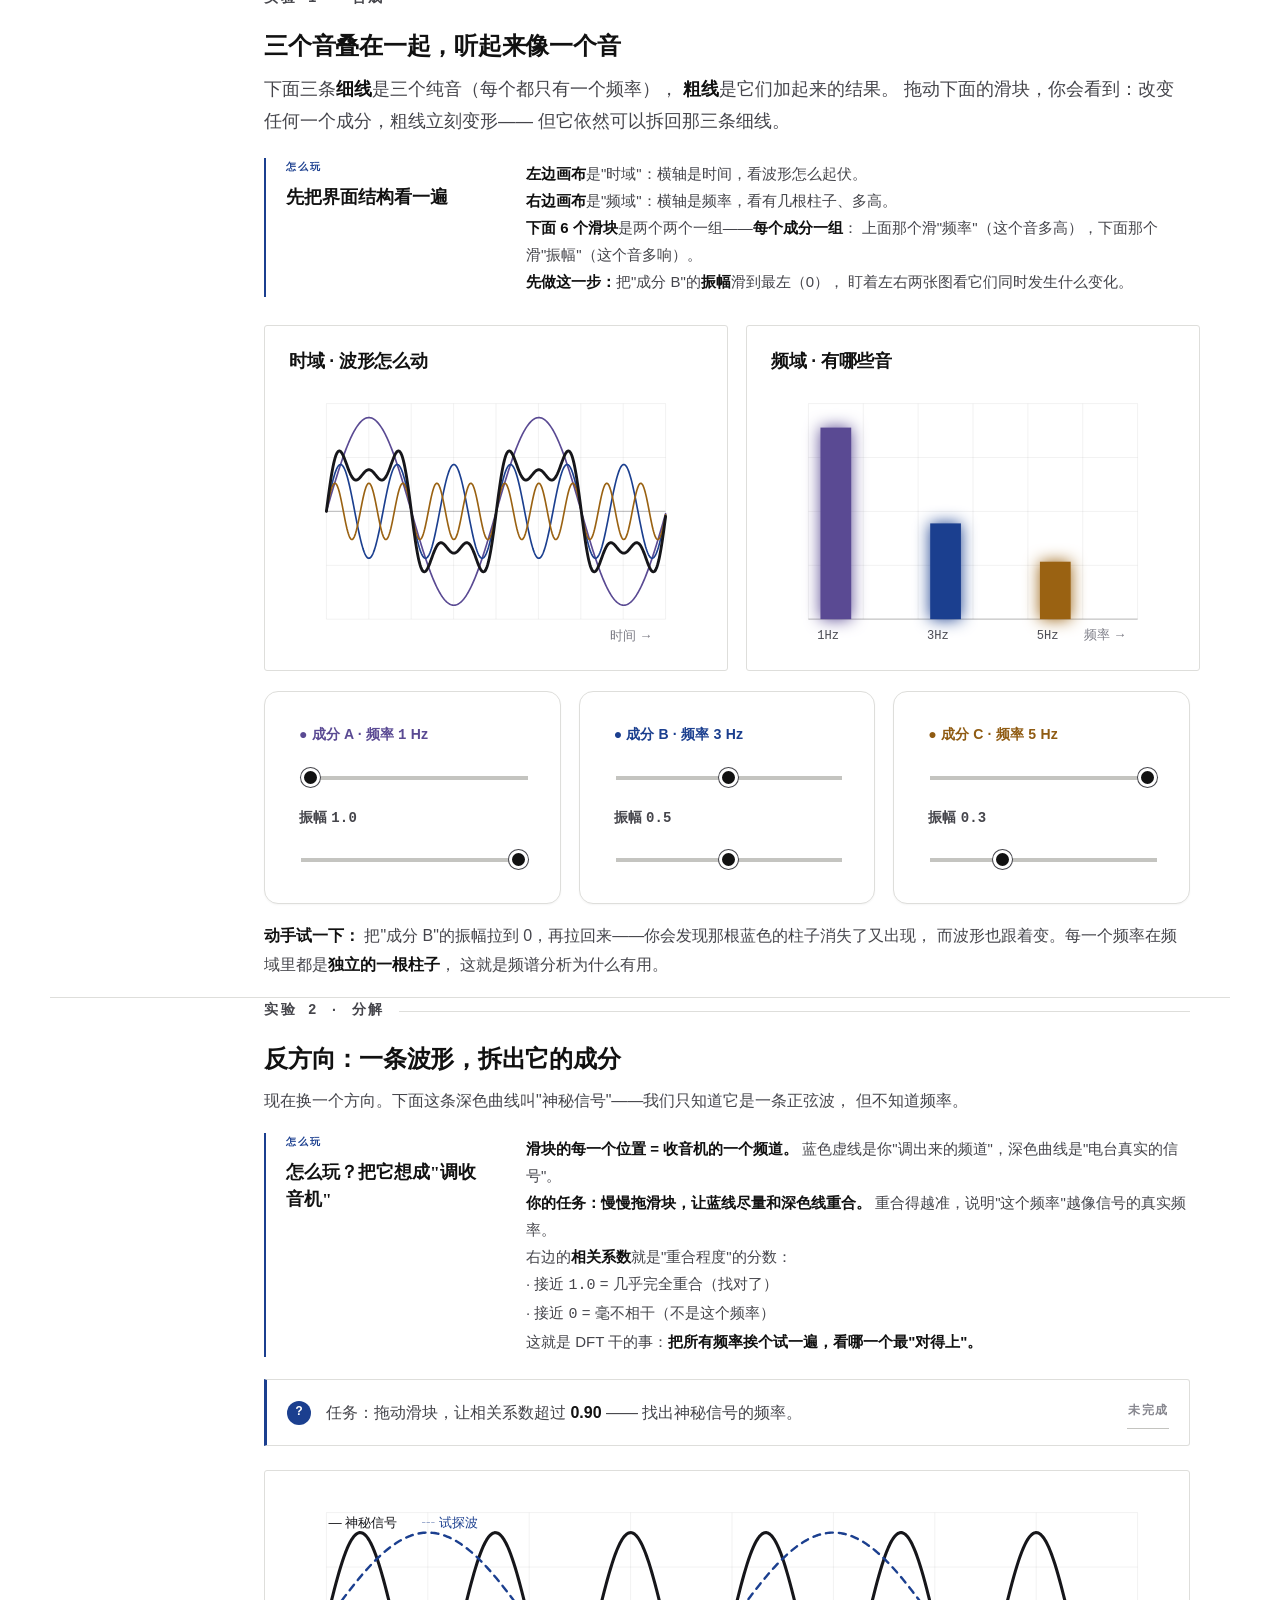
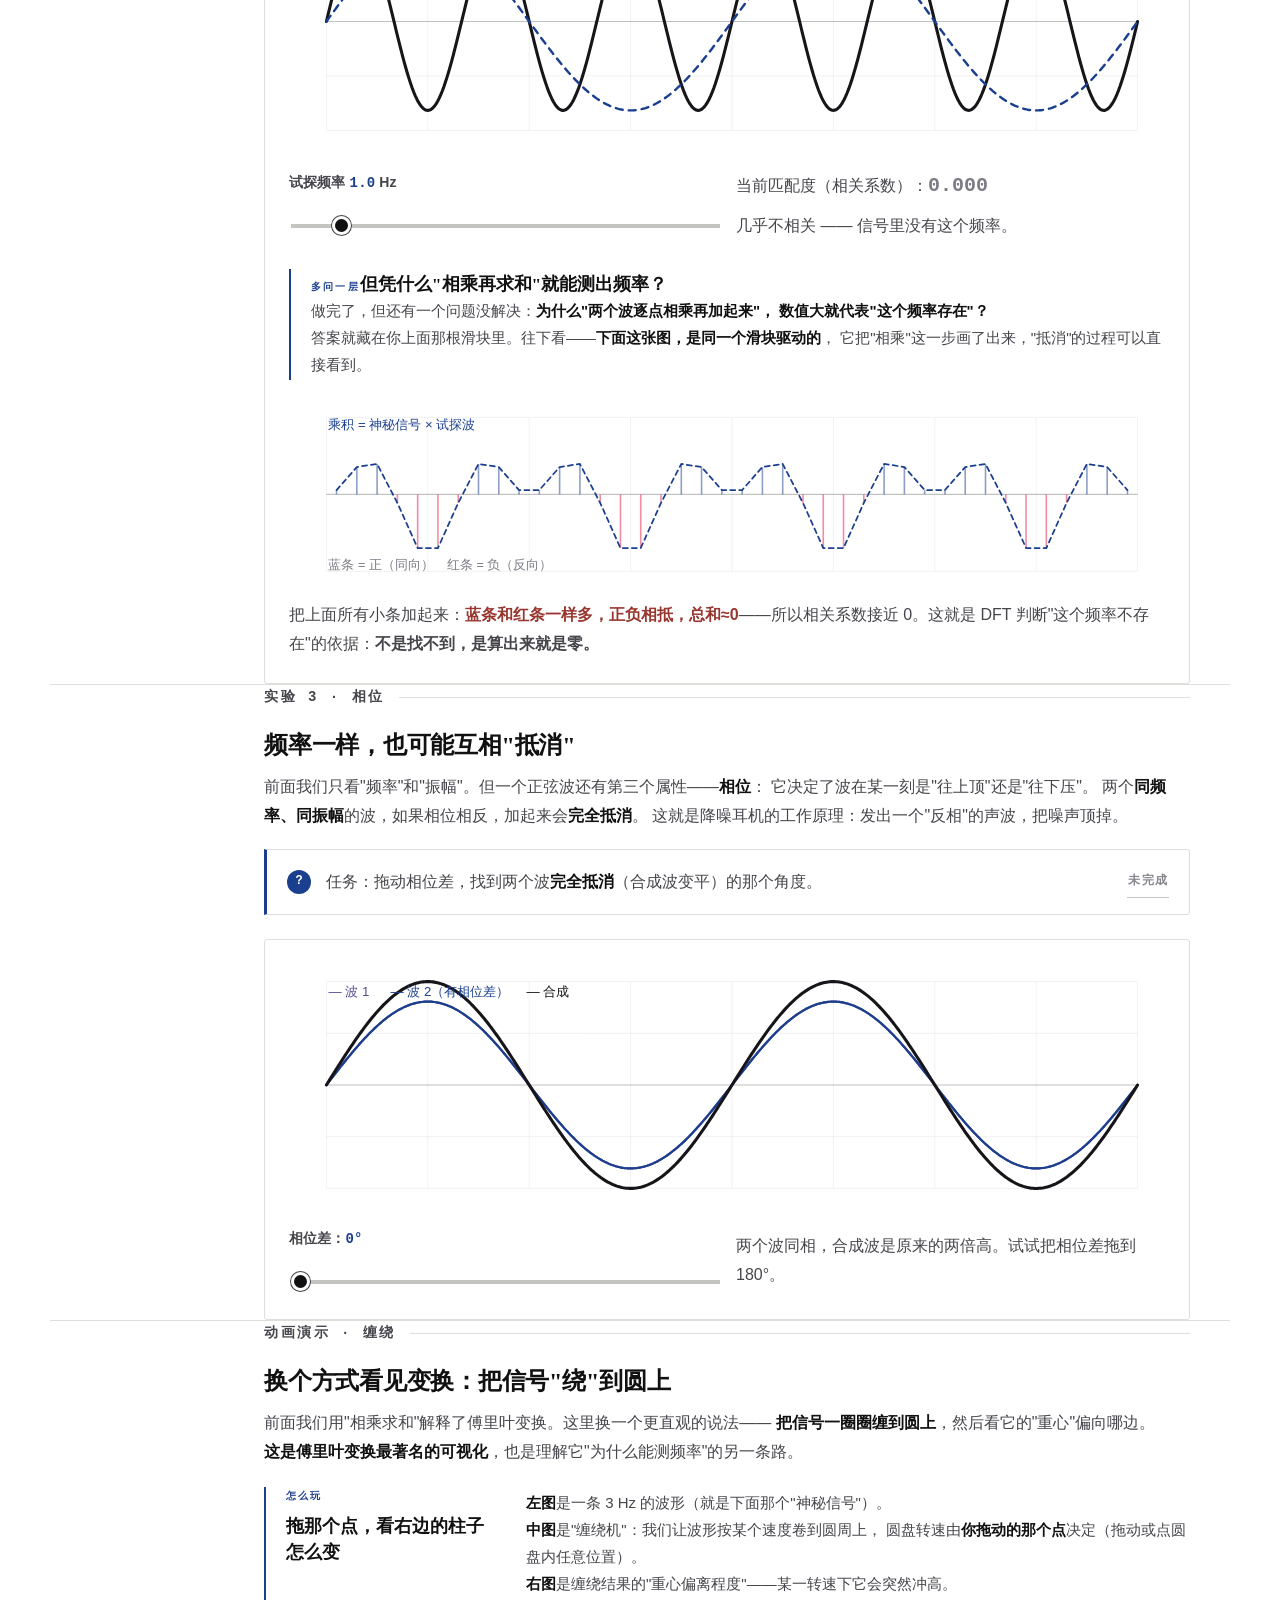
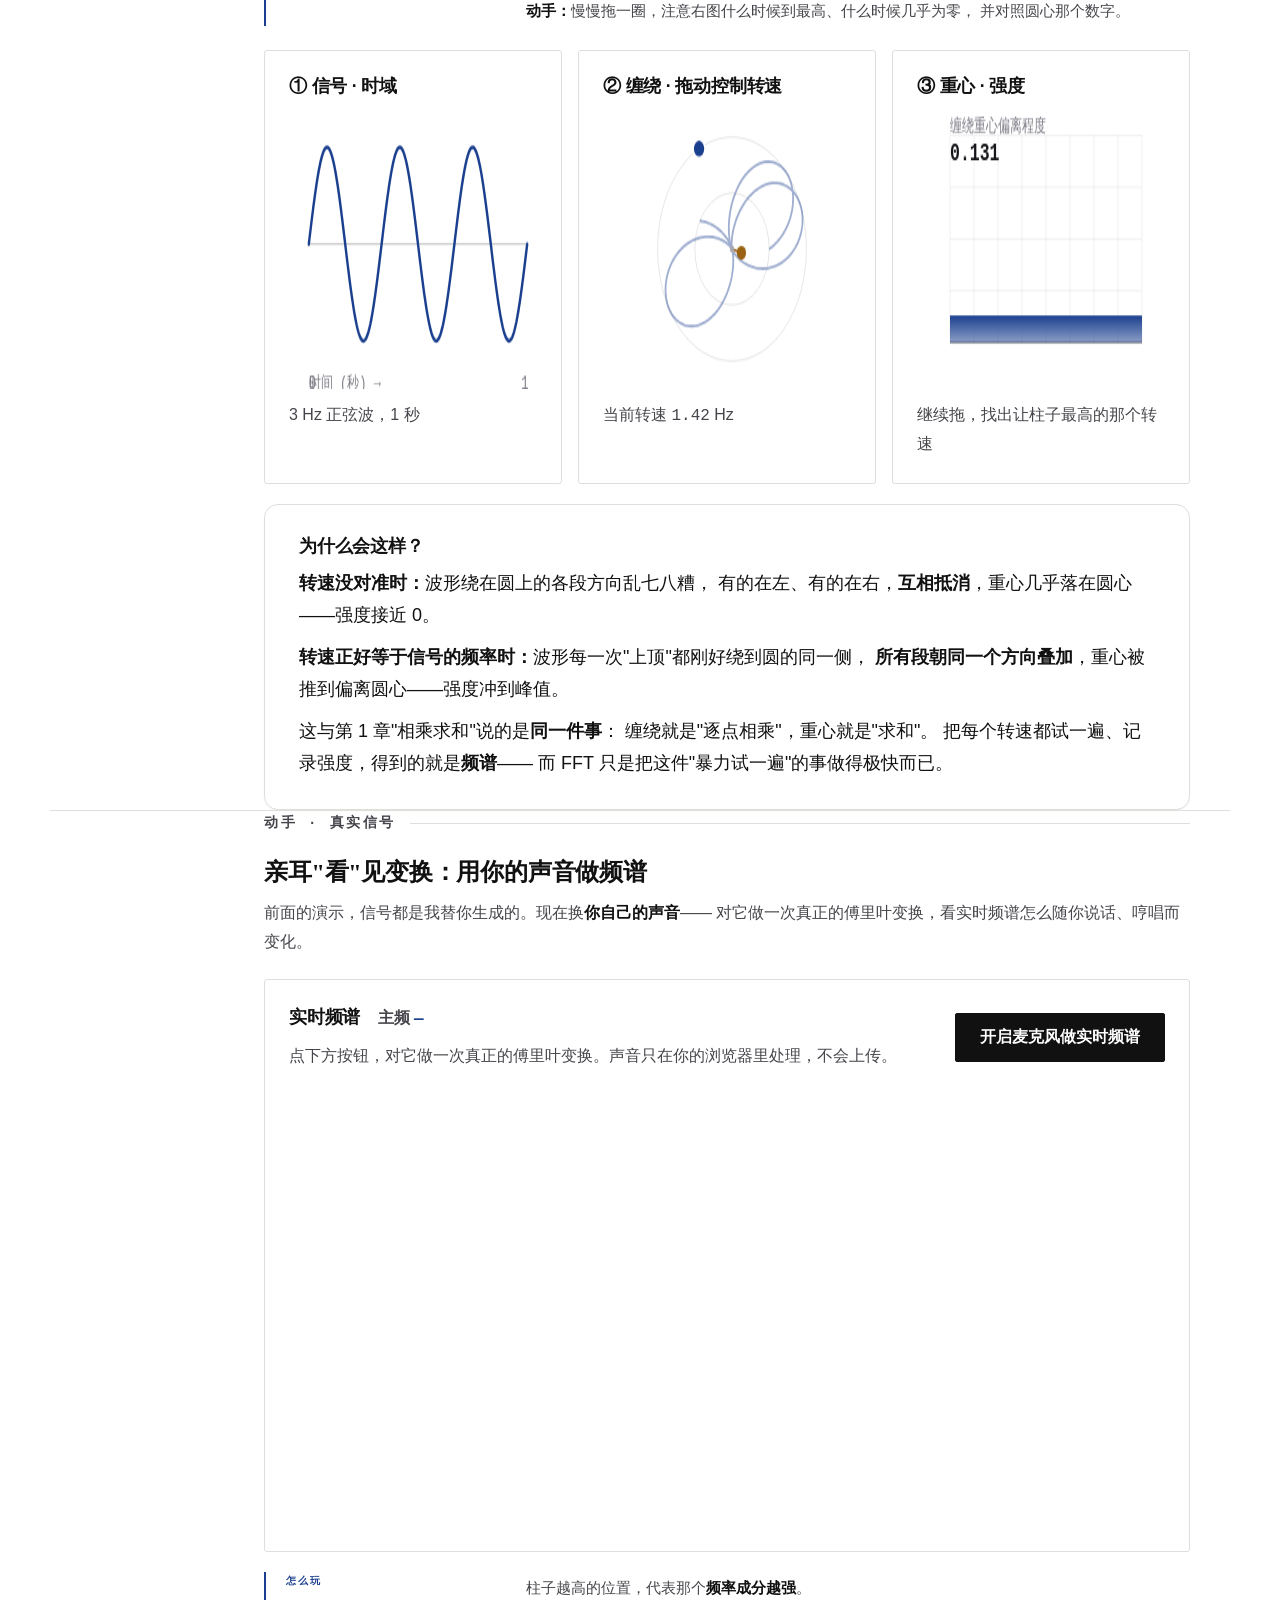
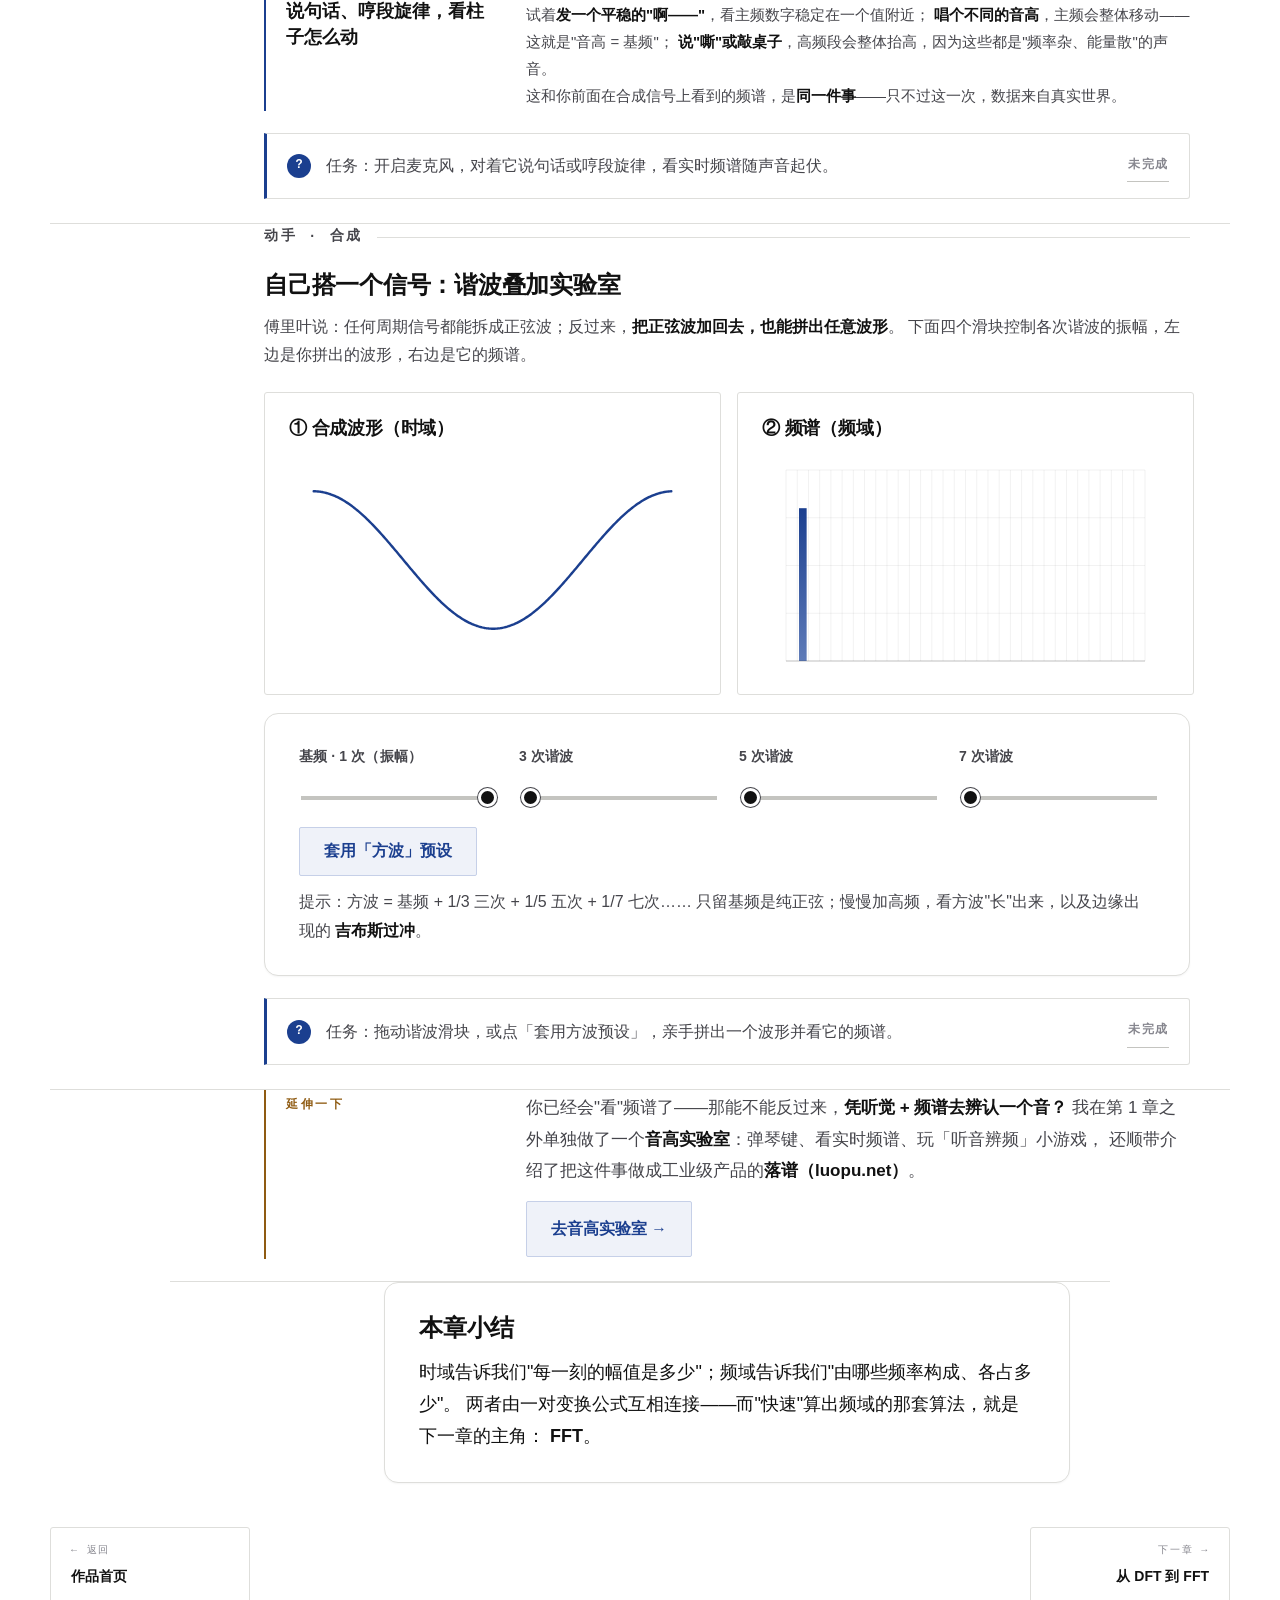
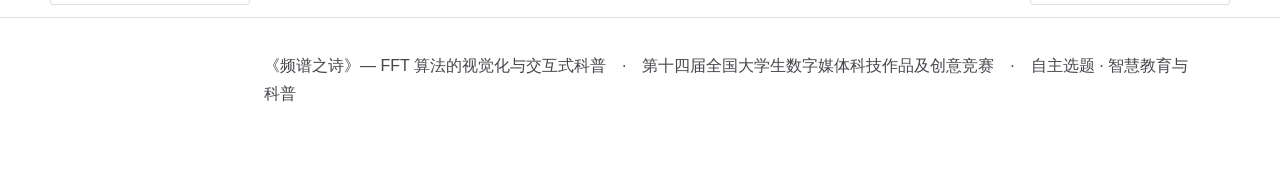
<file: chapter1.html>
<!DOCTYPE html>
<html lang="zh-CN">
<head>
<meta charset="UTF-8">
<meta name="viewport" content="width=device-width, initial-scale=1.0">
<title>第 1 章 · 时域与频域 — 频谱之诗</title>
<!-- __sp_head -->
<link rel="icon" href="data:image/svg+xml,%3Csvg xmlns='http://www.w3.org/2000/svg' viewBox='0 0 24 24'%3E%3Crect width='24' height='24' rx='3' fill='%2316161A'/%3E%3Cpath d='M3.5 17.5C6.2 17.5 6.2 7.5 9 7.5s2.8 10 5.5 10 2.8-10 5.5-10' stroke='%23FBFAF7' stroke-width='2.1' fill='none' stroke-linecap='round'/%3E%3Ccircle cx='20' cy='7.5' r='2.3' fill='%239A6212'/%3E%3C/svg%3E">
<meta name="theme-color" content="#FFFFFF">
<meta name="description" content="讲清傅里叶变换是什么、为什么需要、凭什么成立；并用合成、频率试探、反相抵消三个实验亲手验证。">
<meta property="og:type" content="website">
<meta property="og:locale" content="zh_CN">
<meta property="og:title" content="第 1 章 · 时域与频域 — 频谱之诗">
<meta property="og:description" content="讲清傅里叶变换是什么、为什么需要、凭什么成立；并用合成、频率试探、反相抵消三个实验亲手验证。">
<meta name="twitter:card" content="summary">
<link rel="stylesheet" href="assets/css/main.css?v=1791815400">
</head>
<body>
<header class="topbar" data-nav="1"></header>

<main>
  <section class="wrap chap-head">
    <p class="eyebrow">第 1 章</p>
    <h2>同一段声音，两种看法</h2>
    <p class="lede">
      想象你在听一首歌。歌手唱了一个长音——<span class="hl">你听到的是"这个音有多高"</span>，
      而工程师看到的是一条上下起伏的曲线。
      这两种描述说的是同一件事，只是问的问题不一样。
    </p>
  </section>

  <!-- ===== 傅里叶变换是什么、为什么、什么原理 ===== -->
  <section class="wrap narrow">
    <p class="eyebrow">先讲清楚三件事</p>
    <h3>傅里叶变换：它是什么？为什么需要？凭什么成立？</h3>
    <p class="muted prose-flow">
      在往下走之前，先把这三个问题讲透，否则后面容易跟不上。
    </p>

    <!-- 问题 1 -->
    <div class="card" style="margin-top:24px">
      <span class="tag blue">问题一</span>
      <h4 style="margin:10px 0 10px">傅里叶变换，到底是个什么东西？</h4>
      <p class="small" style="margin:0 0 12px">
        一句话：<strong>它是一种"换视角"的工具</strong>。同一个信号，有两种看一眼的方式——
      </p>
      <table style="margin:0">
        <thead><tr><th>视角</th><th>横轴是什么</th><th>你能看出什么</th></tr></thead>
        <tbody>
          <tr>
            <td><strong>时域</strong>（波形图）</td>
            <td>时间</td>
            <td>每一刻信号是多强——像看一段心电图</td>
          </tr>
          <tr>
            <td><strong>频域</strong>（频谱图）</td>
            <td>频率</td>
            <td>信号里有哪些"音"、各有多响——像看一张配料表</td>
          </tr>
        </tbody>
      </table>
      <p class="small" style="margin:14px 0 0">
        傅里叶变换，就是<strong>从"时域"翻到"频域"的那一步操作</strong>。
        它不改变信号本身，只是换一个角度把它重新描述一遍。
      </p>
    </div>

    <!-- 问题 2 -->
    <div class="card" style="margin-top:20px">
      <span class="tag amber">问题二</span>
      <h4 style="margin:10px 0 10px">为什么非要换这个视角？时域不够用吗？</h4>
      <p class="small" style="margin:0 0 12px">
        <strong>因为时域会把信息"搅在一起"。</strong>看这个例子——
      </p>
      <p class="small" style="margin:0 0 14px">
        假设一支乐队在演奏：贝斯、人声、镲片同时发声。你录下来的波形，
        是它们<strong>全部叠加</strong>后的一条曲线。从这条曲线上：
      </p>
      <ul class="small" style="margin:0 0 14px;padding-left:22px">
        <li>你<strong>看</strong>不出有几个乐器——它们混成了一条线；</li>
        <li>你<strong>改</strong>不掉其中一个——想给人声降噪，却不知道它藏在哪一段；</li>
        <li>你<strong>比</strong>不了两段录音——两条曲线看着都乱糟糟，没法说"谁的音更亮"。</li>
      </ul>
      <p class="small" style="margin:0">
        换成频域，这些问题立刻变简单：每个乐器在频谱上是<strong>各自独立的几根柱子</strong>，
        数柱子就知道有几个音，柱子多高就是多响，想动谁就动谁。
        <strong>这就是"分解信号"的价值——把混在一起的东西摆分开。</strong>
      </p>
    </div>

    <!-- 问题 3 -->
    <div class="card" style="margin-top:20px">
      <span class="tag violet">问题三</span>
      <h4 style="margin:10px 0 10px">凭什么能拆开？原理是什么？</h4>
      <p class="small" style="margin:0 0 14px">
        这正是傅里叶本人最了不起的洞察 ——
        <strong>任何信号（不管多复杂），都能写成若干"纯正弦波"相加。</strong>
      </p>
      <div class="analogy" style="margin:0 0 14px">
        <div class="ai">打个比方</div>
        <div class="at">
          就像<b>调色</b>：世界上千千万万种颜色，其实都能用"红绿蓝"三种原色按不同比例调出来。
          傅里叶发现，<b>信号也有它的"三原色"——正弦波</b>。
          不同频率、不同振幅的正弦波，能调出任何你想要的波形。
        </div>
      </div>
      <p class="small" style="margin:0 0 14px">
        既然<strong>任何信号都=一堆正弦波的叠加</strong>，那么"拆解"就变成一道可操作的问题：
        <strong>拿一个个正弦波去试，看哪些对得上、各自多强。</strong>
      </p>
      <p class="small" style="margin:0">
        <strong>怎么试？</strong>这就是下一节实验要你亲手做的事。
        剧透一下思路：造一个频率为 f 的标准正弦波，和原信号<strong>逐点相乘再求和</strong>——
        对得上，加起来就是个大数；对不上，正负相消、接近零。
        <strong>每个频率都试一遍，得到的"强度表"就是频谱。</strong>
      </p>
    </div>

    <!-- 问题 4：一句话串起来 -->
    <div class="card hi" style="margin-top:20px">
      <h4 style="margin:0 0 12px">把三件事串成一句话</h4>
      <p style="margin:0;font-size:15.5px;line-height:1.9">
        傅里叶变换，是<strong>把"随时间起伏的信号"翻译成"由哪些频率组成"</strong>的一套方法。<br>
        之所以需要它，是因为<strong>时域把成分搅在一起、看不出门道，频域能把它们摆分开</strong>。<br>
        它能成立，是因为<strong>傅里叶证明了：任何信号都等于一堆正弦波之和</strong>——
        既然是"加起来"的，就一定能"减回去"，拆得开。
      </p>
    </div>
  </section>

  <!-- ===== 加深理解：正变换 / 逆变换 ===== -->
  <section class="wrap narrow">
    <p class="eyebrow">补充 · 别漏了这层</p>
    <h3>"变换"是双向的：拆得开，也拼得回</h3>
    <p class="muted small prose-flow">
      很多人以为傅里叶变换是"单向拆解"，其实它是一对<strong>可逆</strong>的操作。
      这对"正反两方向"是理解它的关键。
    </p>
    <div class="grid grid-2" style="margin-top:20px">
      <div class="card">
        <span class="tag blue">正变换</span>
        <h4 style="margin:10px 0 8px">时域 → 频域（拆开）</h4>
        <p class="small muted" style="margin:0">
          输入一段波形，输出它的频率配料表。<strong>这是"分析"。</strong>
          你听不清一段嘈杂录音里有几个乐器，做一次正变换就知道了。
        </p>
      </div>
      <div class="card">
        <span class="tag violet">逆变换</span>
        <h4 style="margin:10px 0 8px">频域 → 时域（拼回）</h4>
        <p class="small muted" style="margin:0">
          输入频率配料表，把波形原样还原出来。<strong>这是"合成"。</strong>
          音乐合成的原理就在这里——给你想要的频谱，逆变换就能造出对应的声音。
        </p>
      </div>
    </div>
    <div class="analogy" style="margin-top:20px">
      <div class="ai">补充一点</div>
      <div class="at">
        所以理解傅里叶变换要记住它是<b>一对</b>：一个负责"拆"（分析信号由什么组成），
        一个负责"拼"（用给定成分合成信号）。本作品主要讲"拆"的那一半——
        也就是正变换（及其快速算法 FFT）。
      </div>
    </div>
  </section>

  <section class="wrap">
    <div class="analogy">
      <div class="ai">打个比方</div>
      <div class="at">
        <b>回到那个比方：</b>钢琴上你按下中央 C，你会说"这是 Do"。
        但如果把这一秒钟琴弦的振动录下来，它其实是一条一秒 262 次上下摆动的曲线。
        <br><br>
        <b>「这是 Do」= 频域</b>（它是什么音）；
        <b>「每秒摆动 262 次」= 时域</b>（每一刻在哪里）。
        两者描述同一件事——这就是音频软件里，波形图和频谱图总是同时出现的原因。
      </div>
    </div>

    <div class="ask">
      <div class="qt">带着刚才的"三件事"，正式出发</div>
      <p class="qd">
        你已经知道：傅里叶变换是"换视角的工具"，目的是"把混在一起的成分分开"，
        原理是"任何信号都能拆成正弦波之和"。<br>
        接下来两个实验，我们先把这几句话<b>亲眼验证一遍</b>——
        你先看"正弦波怎么合成复杂波形"，再动手"从波形里拆出频率"。
      </p>
    </div>
  </section>

  <!-- ===== 概念：三根正弦合成 ===== -->
  <section class="wrap">
    <p class="eyebrow">实验 1 · 合成</p>
    <h3>三个音叠在一起，听起来像一个音</h3>
    <p class="muted prose-flow">
      下面三条<strong>细线</strong>是三个纯音（每个都只有一个频率），
      <strong>粗线</strong>是它们加起来的结果。
      拖动下面的滑块，你会看到：改变任何一个成分，粗线立刻变形——
      但它依然可以拆回那三条细线。
    </p>

    <div class="ask" style="margin-top:20px">
      <p class="qt"><span class="ql">怎么玩</span>先把界面结构看一遍</p>
      <p class="qd">
        <strong>左边画布</strong>是"时域"：横轴是时间，看波形怎么起伏。<br>
        <strong>右边画布</strong>是"频域"：横轴是频率，看有几根柱子、多高。<br>
        <strong>下面 6 个滑块</strong>是两个两个一组——<b>每个成分一组</b>：
        上面那个滑"频率"（这个音多高），下面那个滑"振幅"（这个音多响）。<br>
        <strong>先做这一步：</strong>把"成分 B"的<b>振幅</b>滑到最左（0），
        盯着左右两张图看它们同时发生什么变化。
      </p>
    </div>

    <div class="grid grid-2" style="margin-top:28px">
      <div class="stage">
        <h4 style="margin-bottom:14px">时域 · 波形怎么动</h4>
        <canvas id="cvSum"></canvas>
      </div>
      <div class="stage">
        <h4 style="margin-bottom:14px">频域 · 有哪些音</h4>
        <canvas id="cvComp"></canvas>
      </div>
    </div>

    <div class="grid grid-3" style="margin-top:20px">
      <div class="card">
        <label class="field" style="color:var(--violet)">● 成分 A · 频率 <span class="mono" id="lA">1</span> Hz</label>
        <input type="range" id="aF" min="1" max="5" value="1" step="1">
        <label class="field" style="margin-top:14px">振幅 <span class="mono" id="lAa">1.0</span></label>
        <input type="range" id="aA" min="0" max="10" value="10" step="1">
      </div>
      <div class="card">
        <label class="field" style="color:var(--blue)">● 成分 B · 频率 <span class="mono" id="lB">3</span> Hz</label>
        <input type="range" id="bF" min="1" max="5" value="3" step="1">
        <label class="field" style="margin-top:14px">振幅 <span class="mono" id="lBa">0.5</span></label>
        <input type="range" id="bA" min="0" max="10" value="5" step="1">
      </div>
      <div class="card">
        <label class="field" style="color:var(--amber)">● 成分 C · 频率 <span class="mono" id="lC">5</span> Hz</label>
        <input type="range" id="cF" min="1" max="5" value="5" step="1">
        <label class="field" style="margin-top:14px">振幅 <span class="mono" id="lCa">0.25</span></label>
        <input type="range" id="cA" min="0" max="10" value="3" step="1">
      </div>
    </div>
    <p class="small muted" style="margin-top:18px">
      <strong style="color:var(--fg)">动手试一下：</strong>
      把"成分 B"的振幅拉到 0，再拉回来——你会发现那根蓝色的柱子消失了又出现，
      而波形也跟着变。每一个频率在频域里都是<strong>独立的一根柱子</strong>，
      这就是频谱分析为什么有用。
    </p>
  </section>

  <!-- ===== 概念：DFT 的直觉 ===== -->
  <section class="wrap">
    <p class="eyebrow">实验 2 · 分解</p>
    <h3>反方向：一条波形，拆出它的成分</h3>
    <p class="muted small prose-flow">
      现在换一个方向。下面这条深色曲线叫"神秘信号"——我们只知道它是一条正弦波，
      但不知道频率。
    </p>

    <div class="ask" style="margin-top:16px">
      <p class="qt"><span class="ql">怎么玩</span>怎么玩？把它想成"调收音机"</p>
      <p class="qd">
        <strong>滑块的每一个位置 = 收音机的一个频道。</strong>
        蓝色虚线是你"调出来的频道"，深色曲线是"电台真实的信号"。<br>
        <strong>你的任务：慢慢拖滑块，让蓝线尽量和深色线重合。</strong>
        重合得越准，说明"这个频率"越像信号的真实频率。<br>
        右边的<strong>相关系数</strong>就是"重合程度"的分数：<br>
        · 接近 <span class="mono">1.0</span> = 几乎完全重合（找对了）<br>
        · 接近 <span class="mono">0</span> = 毫不相干（不是这个频率）<br>
        这就是 DFT 干的事：<b>把所有频率挨个试一遍，看哪一个最"对得上"。</b>
      </p>
    </div>

    <div class="quest" data-quest="ch1">
      <div class="q-ico">?</div>
      <div class="q-txt">
        任务：拖动滑块，让相关系数超过 <b>0.90</b> —— 找出神秘信号的频率。
      </div>
      <div class="q-state">未完成</div>
    </div>

    <div class="stage">
      <div class="scanline"></div>
      <canvas id="cvProbe"></canvas>
      <div class="grid grid-2" style="margin-top:20px;align-items:center">
        <div>
          <label class="field">试探频率 <span class="mono num-glow" id="lProbe">1.0</span> Hz</label>
          <input type="range" id="probe" min="0.5" max="5.5" value="1" step="0.05">
        </div>
        <div>
          <p class="small" style="margin:0">
            当前匹配度（相关系数）：<strong class="mono num-glow" id="corr" style="font-size:20px">—</strong>
          </p>
          <p class="small muted" style="margin:8px 0 0" id="probeHint">
            拖动滑块，让试探波与信号"贴合"。贴合度最高的位置，就是信号里真实存在的频率。
          </p>
        </div>
      </div>
      <div id="lockMsg" style="display:none;margin-top:16px;padding:14px 18px;border-radius:10px;
           background:var(--green-soft);border-left:2px solid var(--green);
           color:#245640;font-size:14.5px;font-weight:600"></div>

      <!-- ===== 为什么"相乘再求和"能测出频率 ===== -->
      <div class="ask" style="margin-top:28px">
        <p class="qt"><span class="ql">多问一层</span>但凭什么"相乘再求和"就能测出频率？</p>
        <p class="qd">
          做完了，但还有一个问题没解决：<b>为什么"两个波逐点相乘再加起来"，
          数值大就代表"这个频率存在"？</b><br>
          答案就藏在你上面那根滑块里。往下看——<b>下面这张图，是同一个滑块驱动的</b>，
          它把"相乘"这一步画了出来，"抵消"的过程可以直接看到。
        </p>
      </div>

      <canvas id="cvMult" style="margin-top:16px"></canvas>
      <p class="small muted" id="multNote" style="margin:14px 0 0"></p>
    </div>
  </section>

  <!-- ===== 概念：相位 ===== -->
  <section class="wrap">
    <p class="eyebrow">实验 3 · 相位</p>
    <h3>频率一样，也可能互相"抵消"</h3>
    <p class="muted small prose-flow">
      前面我们只看"频率"和"振幅"。但一个正弦波还有第三个属性——<strong>相位</strong>：
      它决定了波在某一刻是"往上顶"还是"往下压"。
      两个<strong>同频率、同振幅</strong>的波，如果相位相反，加起来会<strong>完全抵消</strong>。
      这就是降噪耳机的工作原理：发出一个"反相"的声波，把噪声顶掉。
    </p>

    <div class="quest" data-quest="ch1b">
      <div class="q-ico">?</div>
      <div class="q-txt">
        任务：拖动相位差，找到两个波<b>完全抵消</b>（合成波变平）的那个角度。
      </div>
      <div class="q-state">未完成</div>
    </div>

    <div class="stage">
      <canvas id="cvPhase"></canvas>
      <div class="grid grid-2" style="margin-top:20px;align-items:center">
        <div>
          <label class="field">相位差：<span class="mono num-glow" id="lPhase">0°</span></label>
          <input type="range" id="phase" min="0" max="360" value="0" step="5">
        </div>
        <div>
          <p class="small muted" style="margin:0" id="phaseHint">
            两个波一模一样（0°）时会叠加成原来的两倍；差 180°（反相）时互相抵消变成一条直线。
          </p>
        </div>
      </div>
      <div id="phaseMsg" style="display:none;margin-top:16px;padding:14px 18px;border-radius:10px;
           background:var(--green-soft);border-left:2px solid var(--green);
           color:#245640;font-size:14.5px;font-weight:600"></div>
    </div>
  </section>

  <!-- ===== 动画：缠绕演示 ===== -->
  <section class="wrap">
    <p class="eyebrow">动画演示 · 缠绕</p>
    <h3>换个方式看见变换：把信号"绕"到圆上</h3>
    <p class="muted small prose-flow">
      前面我们用"相乘求和"解释了傅里叶变换。这里换一个更直观的说法——
      <strong>把信号一圈圈缠到圆上</strong>，然后看它的"重心"偏向哪边。<br>
      <strong>这是傅里叶变换最著名的可视化</strong>，也是理解它"为什么能测频率"的另一条路。
    </p>

    <div class="ask" style="margin-top:20px">
      <p class="qt"><span class="ql">怎么玩</span>拖那个点，看右边的柱子怎么变</p>
      <p class="qd">
        <strong>左图</strong>是一条 3 Hz 的波形（就是下面那个"神秘信号"）。<br>
        <strong>中图</strong>是"缠绕机"：我们让波形按某个速度卷到圆周上，
        圆盘转速由<strong>你拖动的那个点</strong>决定（拖动或点圆盘内任意位置）。<br>
        <strong>右图</strong>是缠绕结果的"重心偏离程度"——某一转速下它会突然冲高。<br>
        <strong>动手：</strong>慢慢拖一圈，注意右图什么时候到最高、什么时候几乎为零，
        并对照圆心那个数字。
      </p>
    </div>

    <div class="grid wind-grid" style="gap:16px;margin-top:24px">
      <div class="stage">
        <h4 style="margin-bottom:12px">① 信号 · 时域</h4>
        <canvas id="anWave"></canvas>
        <p class="small muted" style="margin:12px 0 0" id="anWaveNote">3 Hz 正弦波，1 秒</p>
      </div>
      <div class="stage">
        <h4 style="margin-bottom:12px">② 缠绕 · 拖动控制转速</h4>
        <canvas id="anWind" style="cursor:crosshair"></canvas>
        <p class="small muted" style="margin:12px 0 0">
          当前转速 <span class="mono" id="anFreq">0.0</span> Hz
        </p>
      </div>
      <div class="stage">
        <h4 style="margin-bottom:12px">③ 重心 · 强度</h4>
        <canvas id="anBar"></canvas>
        <p class="small muted" style="margin:12px 0 0" id="anBarNote">拖动左图圆盘试出峰值</p>
      </div>
    </div>

    <div class="card" style="margin-top:20px">
      <h4 style="margin-bottom:10px">为什么会这样？</h4>
      <p class="small" style="margin:0 0 10px">
        <strong>转速没对准时：</strong>波形绕在圆上的各段方向乱七八糟，
        有的在左、有的在右，<strong>互相抵消</strong>，重心几乎落在圆心——强度接近 0。
      </p>
      <p class="small" style="margin:0 0 10px">
        <strong>转速正好等于信号的频率时：</strong>波形每一次"上顶"都刚好绕到圆的同一侧，
        <strong>所有段朝同一个方向叠加</strong>，重心被推到偏离圆心——强度冲到峰值。
      </p>
      <p class="small muted" style="margin:0">
        这与第 1 章"相乘求和"说的是<strong>同一件事</strong>：
        缠绕就是"逐点相乘"，重心就是"求和"。
        把每个转速都试一遍、记录强度，得到的就是<strong>频谱</strong>——
        而 FFT 只是把这件"暴力试一遍"的事做得极快而已。
      </p>
    </div>
  </section>

  <!-- ===== 动手：真实声音 ============ -->
  <section class="wrap">
    <p class="eyebrow">动手 · 真实信号</p>
    <h3>亲耳"看"见变换：用你的声音做频谱</h3>
    <p class="muted small prose-flow">
      前面的演示，信号都是我替你生成的。现在换<strong>你自己的声音</strong>——
      对它做一次真正的傅里叶变换，看实时频谱怎么随你说话、哼唱而变化。
    </p>

    <div class="stage" style="margin-top:22px">
      <div class="grid mic-head" style="gap:16px;align-items:center;margin-bottom:18px">
        <div>
          <h4 style="margin-bottom:8px">实时频谱　<span class="muted small">主频 <span class="mono num-glow" id="micFreq">—</span></span></h4>
          <p class="small muted" style="margin:0" id="micHint">点下方按钮，对它做一次真正的傅里叶变换。声音只在你的浏览器里处理，不会上传。</p>
        </div>
        <button class="btn primary" id="micBtn" style="white-space:nowrap">开启麦克风做实时频谱</button>
      </div>
      <canvas id="micCanvas"></canvas>
    </div>

    <div class="ask" style="margin-top:20px">
      <p class="qt"><span class="ql">怎么玩</span>说句话、哼段旋律，看柱子怎么动</p>
      <p class="qd">
        柱子越高的位置，代表那个<strong>频率成分越强</strong>。<br>
        试着<strong>发一个平稳的"啊——"</strong>，看主频数字稳定在一个值附近；
        <strong>唱个不同的音高</strong>，主频会整体移动——这就是"音高 = 基频"；
        <strong>说"嘶"或敲桌子</strong>，高频段会整体抬高，因为这些都是"频率杂、能量散"的声音。<br>
        这和你前面在合成信号上看到的频谱，是<strong>同一件事</strong>——只不过这一次，数据来自真实世界。
      </p>
    </div>

    <div class="quest" data-quest="live_mic" style="margin-top:22px">
      <div class="q-ico">?</div>
      <div class="q-txt">任务：开启麦克风，对着它说句话或哼段旋律，看实时频谱随声音起伏。</div>
      <div class="q-state">未完成</div>
    </div>
  </section>

  <!-- ===== 动手：谐波合成 ============ -->
  <section class="wrap">
    <p class="eyebrow">动手 · 合成</p>
    <h3>自己搭一个信号：谐波叠加实验室</h3>
    <p class="muted small prose-flow">
      傅里叶说：任何周期信号都能拆成正弦波；反过来，<strong>把正弦波加回去，也能拼出任意波形</strong>。
      下面四个滑块控制各次谐波的振幅，左边是你拼出的波形，右边是它的频谱。
    </p>

    <div class="grid demo-2" style="gap:16px;margin-top:22px">
      <div class="stage">
        <h4 style="margin-bottom:10px">① 合成波形（时域）</h4>
        <canvas id="synWave"></canvas>
      </div>
      <div class="stage">
        <h4 style="margin-bottom:10px">② 频谱（频域）</h4>
        <canvas id="synSpec"></canvas>
      </div>
    </div>

    <div class="card" style="margin-top:18px">
      <div class="grid grid-4" style="gap:18px 24px;align-items:end">
        <div><label class="field">基频 · 1 次（振幅）</label><input type="range" id="h1" min="0" max="1" step="0.01" value="1"></div>
        <div><label class="field">3 次谐波</label><input type="range" id="h3" min="0" max="0.6" step="0.01" value="0"></div>
        <div><label class="field">5 次谐波</label><input type="range" id="h5" min="0" max="0.4" step="0.01" value="0"></div>
        <div><label class="field">7 次谐波</label><input type="range" id="h7" min="0" max="0.3" step="0.01" value="0"></div>
      </div>
      <div style="margin-top:16px;display:flex;gap:12px;flex-wrap:wrap;align-items:center">
        <button class="btn accent" id="synSquare">套用「方波」预设</button>
        <span class="small muted">提示：方波 = 基频 + 1/3 三次 + 1/5 五次 + 1/7 七次…… 只留基频是纯正弦；慢慢加高频，看方波"长"出来，以及边缘出现的 <strong>吉布斯过冲</strong>。</span>
      </div>
    </div>

    <div class="quest" data-quest="live_harm" style="margin-top:22px">
      <div class="q-ico">?</div>
      <div class="q-txt">任务：拖动谐波滑块，或点「套用方波预设」，亲手拼出一个波形并看它的频谱。</div>
      <div class="q-state">未完成</div>
    </div>
  </section>

  <!-- ===== 延伸：音高实验室 ===== -->
  <section class="wrap">
    <div class="analogy">
      <div class="ai">延伸一下</div>
      <div class="at">
        你已经会"看"频谱了——那能不能反过来，<b>凭听觉 + 频谱去辨认一个音？</b>
        我在第 1 章之外单独做了一个<b>音高实验室</b>：弹琴键、看实时频谱、玩「听音辨频」小游戏，
        还顺带介绍了把这件事做成工业级产品的<b>落谱（luopu.net）</b>。
        <br><a class="btn accent" href="note-lab.html" style="margin-top:14px">去音高实验室 →</a>
      </div>
    </div>
  </section>

  <!-- ===== 小结 ===== -->
  <section class="wrap narrow">
    <div class="card">
      <h3>本章小结</h3>
      <p style="margin-bottom:0">
        时域告诉我们"每一刻的幅值是多少"；频域告诉我们"由哪些频率构成、各占多少"。
        两者由一对变换公式互相连接——而"快速"算出频域的那套算法，就是下一章的主角：
        <strong>FFT</strong>。
      </p>
    </div>
  </section>

  <div class="wrap pager">
    <a href="index.html"><span class="dir">← 返回</span><span class="ttl">作品首页</span></a>
    <a class="next" href="chapter2.html"><span class="dir">下一章 →</span><span class="ttl">从 DFT 到 FFT</span></a>
  </div>
</main>

<footer class="site-footer"></footer>
<script src="assets/js/site.js"></script>
<script src="assets/js/live.js"></script>
<script>
(function () {
  var S = window.Site, C = S.C;
  var U = S.U(), fs = S.fs;

  /* ---------- 实验 1：合成 ---------- */
  var cvSum = document.getElementById('cvSum');
  var cvComp = document.getElementById('cvComp');
  var N = 512;

  function comps() {
    return [
      { f: +document.getElementById('aF').value, a: +document.getElementById('aA').value / 10, c: C.violet },
      { f: +document.getElementById('bF').value, a: +document.getElementById('bA').value / 10, c: C.blue },
      { f: +document.getElementById('cF').value, a: +document.getElementById('cA').value / 10, c: C.amber }
    ];
  }

  function drawSum() {
    var box = cvSum.parentNode.getBoundingClientRect();
    var w = Math.max(240, box.width - 40);
    var ctx = S.fitCanvas(cvSum, w, Math.round(236 * U));
    S.clearDark(ctx, w, Math.round(236 * U));

    var x0 = 34 * U, y0 = 16 * U, ww = w - 68 * U, hh = 196 * U, mid = y0 + hh / 2;
    // 网格
    S.drawGrid(ctx, { x: x0, y: y0, w: ww, h: hh }, 8, 4);
    S.drawAxis(ctx, { x: x0, y: y0, w: ww, h: hh }, mid);

    var cs = comps();
    var i, x, t;
    // 细线：各成分
    cs.forEach(function (c) {
      var pts = [];
      for (i = 0; i < N; i++) {
        t = i / N * 2 * Math.PI * 2;
        x = x0 + ww * i / (N - 1);
        pts.push({ x: x, y: mid - Math.sin(t * c.f) * c.a * (hh / 2 - 14) });
      }
      S.glowLine(ctx, pts, c.c, 1.5, false);
    });
    // 粗线：合成（发光）
    var sumPts = [];
    for (i = 0; i < N; i++) {
      t = i / N * 2 * Math.PI * 2;
      var sum = 0;
      cs.forEach(function (c) { sum += c.a * Math.sin(t * c.f); });
      x = x0 + ww * i / (N - 1);
      sumPts.push({ x: x, y: mid - (sum / 1.8) * (hh / 2 - 14) });
    }
    S.glowLine(ctx, sumPts, C.fg, 2.6, true);

    ctx.fillStyle = C.fg3; ctx.font = fs(12) + 'px sans-serif';
    ctx.fillText('时间 →', x0 + ww - 56, y0 + hh + 21);
  }

  function drawComp() {
    var box = cvComp.parentNode.getBoundingClientRect();
    var w = Math.max(240, box.width - 40);
    var ctx = S.fitCanvas(cvComp, w, Math.round(236 * U));
    S.clearDark(ctx, w, Math.round(236 * U));

    var x0 = 34 * U, y0 = 16 * U, ww = w - 68 * U, hh = 196 * U;
    var cs = comps();
    var slots = 6, step = ww / slots;

    S.drawGrid(ctx, { x: x0, y: y0, w: ww, h: hh }, 6, 4);
    S.drawAxis(ctx, { x: x0, y: y0, w: ww, h: hh }, y0 + hh);

    cs.forEach(function (c) {
      var idx = Math.min(slots - 1, c.f - 1);
      var bh = c.a * (hh - 24);
      var bx = x0 + idx * step + step * 0.22;
      var by = y0 + hh - bh;
      ctx.save();
      ctx.shadowColor = c.c; ctx.shadowBlur = 16;
      ctx.fillStyle = c.c;
      ctx.fillRect(bx, by, step * 0.56, bh);
      ctx.restore();
      ctx.fillStyle = C.fg2; ctx.font = fs(11) + 'px "JetBrains Mono", monospace';
      ctx.fillText(c.f + 'Hz', x0 + idx * step + step * 0.16, y0 + hh + 20);
    });
    ctx.fillStyle = C.fg3; ctx.font = fs(12) + 'px sans-serif';
    ctx.fillText('频率 →', x0 + ww - 54, y0 + hh + 20);
  }

  function syncLabels() {
    document.getElementById('lA').textContent = document.getElementById('aF').value;
    document.getElementById('lAa').textContent = (document.getElementById('aA').value / 10).toFixed(1);
    document.getElementById('lB').textContent = document.getElementById('bF').value;
    document.getElementById('lBa').textContent = (document.getElementById('bA').value / 10).toFixed(1);
    document.getElementById('lC').textContent = document.getElementById('cF').value;
    document.getElementById('lCa').textContent = (document.getElementById('cA').value / 10).toFixed(1);
  }

  function redrawSum() { syncLabels(); drawSum(); drawComp(); }

  ['aF','aA','bF','bA','cF','cA'].forEach(function (id) {
    document.getElementById(id).addEventListener('input', redrawSum);
  });

  /* ---------- 实验 2：频率试探 ---------- */
  var cvProbe = document.getElementById('cvProbe');
  var SIGNAL_F = 3;   // 信号真实频率

  function drawProbe() {
    var pf = +document.getElementById('probe').value;
    document.getElementById('lProbe').textContent = pf.toFixed(1);

    var box = cvProbe.parentNode.getBoundingClientRect();
    var w = Math.max(240, box.width - 40);
    var ctx = S.fitCanvas(cvProbe, w, Math.round(230 * U));
    S.clearDark(ctx, w, Math.round(230 * U));

    var x0 = 34 * U, y0 = 16 * U, ww = w - 68 * U, hh = 198 * U, mid = y0 + hh / 2;
    S.drawGrid(ctx, { x: x0, y: y0, w: ww, h: hh }, 8, 4);
    S.drawAxis(ctx, { x: x0, y: y0, w: ww, h: hh }, mid);

    var i, x, y, t;
    // 原信号（深色，粗）
    var p1 = [];
    for (i = 0; i < N; i++) {
      t = i / (N - 1) * 2 * Math.PI * 2;
      p1.push({ x: x0 + ww * i / (N - 1), y: mid - Math.sin(t * SIGNAL_F) * (hh / 2 - 20) });
    }
    S.glowLine(ctx, p1, C.fg, 2.8, false);

    // 试探波（蓝，虚线）
    var p2 = [];
    for (i = 0; i < N; i++) {
      var t2 = i / (N - 1) * 2 * Math.PI * 2;
      p2.push({ x: x0 + ww * i / (N - 1), y: mid - Math.sin(t2 * pf) * (hh / 2 - 20) });
    }
    ctx.save();
    ctx.setLineDash([7, 6]);
    S.glowLine(ctx, p2, C.blue, 2.2, false);
    ctx.restore();

    // 相关系数
    var num = 0, d1 = 0, d2 = 0, M = 400;
    for (i = 0; i < M; i++) {
      var tt = i / (M - 1) * 2 * Math.PI * 2;
      var s1 = Math.sin(tt * SIGNAL_F), s2 = Math.sin(tt * pf);
      num += s1 * s2; d1 += s1 * s1; d2 += s2 * s2;
    }
    var r = num / Math.sqrt(d1 * d2);
    var el = document.getElementById('corr');
    el.textContent = r.toFixed(3);
    var hint = document.getElementById('probeHint');
    var match = false;

    if (r > 0.90) {
      el.style.color = C.green;
      hint.textContent = '✓ 高度贴合 —— 这个频率确实存在于信号中。';
      match = true;
    } else if (Math.abs(r) < 0.2) {
      el.style.color = C.fg3;
      hint.textContent = '几乎不相关 —— 信号里没有这个频率。';
    } else {
      el.style.color = C.blue;
      hint.textContent = '部分相关 —— 继续微调，寻找峰值。';
    }

    // 匹配时：显示"锁定"提示
    var lock = document.getElementById('lockMsg');
    if (lock) {
      if (match) {
        lock.style.display = 'block';
        lock.textContent = '频率锁定：' + pf.toFixed(1) + ' Hz —— 这就是神秘信号的真实频率！';
        if (!S.questDone('ch1')) {
          S.completeQuest('ch1', '频率锁定成功！你刚刚亲手做了一次频谱分析');
        }
      } else {
        lock.style.display = 'none';
      }
    }

    // 图例
    ctx.font = fs(12) + 'px sans-serif';
    ctx.fillStyle = C.fg; ctx.fillText('— 神秘信号', x0 + 2, y0 + 14);
    ctx.fillStyle = C.blue; ctx.fillText('┄ 试探波', x0 + 96, y0 + 14);

    drawMult(pf, r);
  }

  /* ---------- 相乘并求和：把"抵消"画出来 ---------- */
  var cvMult = document.getElementById('cvMult');
  function drawMult(pf, r) {
    if (!cvMult) return;
    var box = cvMult.parentNode.getBoundingClientRect();
    var w = Math.max(240, box.width - 40);
    var ctx = S.fitCanvas(cvMult, w, Math.round(168 * U));
    S.clearDark(ctx, w, Math.round(168 * U));

    var x0 = 34 * U, y0 = 14 * U, ww = w - 68 * U, hh = 140 * U, mid = y0 + hh / 2;
    S.drawGrid(ctx, { x: x0, y: y0, w: ww, h: hh }, 8, 2);
    S.drawAxis(ctx, { x: x0, y: y0, w: ww, h: hh }, mid);

    // 乘积曲线：快比对 40 个点算，避免 512 点的高频锯齿
    var M = 40, i, t, prod = [], sum = 0;
    for (i = 0; i < M; i++) {
      t = (i + 0.5) / M * 2 * Math.PI * 2;
      var v = Math.sin(t * SIGNAL_F) * Math.sin(t * pf);
      sum += v;
      prod.push({ x: x0 + (i + 0.5) / M * ww, y: mid - v * (hh / 2 - 16) });
    }
    sum /= M;

    // 每份乘积画成一根小竖条（正值向上、负值向下）
    ctx.lineWidth = 1.6;
    prod.forEach(function (p) {
      var z = mid - p.y;
      ctx.strokeStyle = z >= 0 ? 'rgba(27,63,143,.5)' : 'rgba(225,29,72,.5)';
      ctx.beginPath(); ctx.moveTo(p.x, mid); ctx.lineTo(p.x, p.y); ctx.stroke();
    });

    // 包络线
    ctx.save();
    ctx.setLineDash([5, 4]);
    S.glowLine(ctx, prod, C.blue, 1.6, false);
    ctx.restore();

    ctx.font = fs(12) + 'px sans-serif';
    ctx.fillStyle = C.blue; ctx.fillText('乘积 = 神秘信号 × 试探波', x0 + 2, y0 + 12);
    ctx.fillStyle = C.fg3; ctx.font = fs(11.5) + 'px sans-serif';
    ctx.fillText('蓝条 = 正（同向）　红条 = 负（反向）', x0 + 2, y0 + hh - 2);

    // 结论
    var note = document.getElementById('multNote');
    if (note) {
      if (r > 0.90) {
        note.innerHTML = '把上面所有小条加起来：<b style="color:var(--green)">它们全朝同一个方向，加起来是个大数</b>——' +
          '所以相关系数接近 1。这，就是"这个频率存在"的<b>完整证据</b>：不是感觉像，是数值算得出来。';
      } else if (Math.abs(r) < 0.2) {
        note.innerHTML = '把上面所有小条加起来：<b style="color:var(--rose)">蓝条和红条一样多，正负相抵，总和≈0</b>——' +
          '所以相关系数接近 0。这就是 DFT 判断"这个频率不存在"的依据：<b>不是找不到，是算出来就是零。</b>';
      } else {
        note.innerHTML = '现在小条有正有负、有些互相抵消，所以总和是个中间值（当前 ≈ ' +
          sum.toFixed(3) + '）——频率没对准。<b>继续拖动，看它从"几乎全蓝"变到"红蓝各半"。</b>';
      }
    }
  }

  document.getElementById('probe').addEventListener('input', drawProbe);

  /* ---------- 实验 3：相位 ---------- */
  var cvPhase = document.getElementById('cvPhase');
  function drawPhase() {
    var deg = +document.getElementById('phase').value;
    var rad = deg * Math.PI / 180;
    document.getElementById('lPhase').textContent = deg + '°';

    var box = cvPhase.parentNode.getBoundingClientRect();
    var w = Math.max(240, box.width - 40);
    var ctx = S.fitCanvas(cvPhase, w, Math.round(220 * U));
    S.clearDark(ctx, w, Math.round(220 * U));

    var x0 = 34 * U, y0 = 16 * U, ww = w - 68 * U, hh = 188 * U, mid = y0 + hh / 2;
    S.drawGrid(ctx, { x: x0, y: y0, w: ww, h: hh }, 8, 4);
    S.drawAxis(ctx, { x: x0, y: y0, w: ww, h: hh }, mid);

    var i, t, x, A = hh / 2 - 20;
    // 波 1（紫）
    var p1 = [];
    for (i = 0; i < N; i++) {
      t = i / (N - 1) * 2 * Math.PI * 2;
      p1.push({ x: x0 + ww * i / (N - 1), y: mid - Math.sin(t) * A });
    }
    S.glowLine(ctx, p1, C.violet, 2.0, false);
    // 波 2（蓝，带相位差）
    var p2 = [];
    for (i = 0; i < N; i++) {
      t = i / (N - 1) * 2 * Math.PI * 2;
      p2.push({ x: x0 + ww * i / (N - 1), y: mid - Math.sin(t + rad) * A });
    }
    S.glowLine(ctx, p2, C.blue, 2.0, false);
    // 合成波（深色粗线）
    var p3 = [];
    for (i = 0; i < N; i++) {
      t = i / (N - 1) * 2 * Math.PI * 2;
      var sum = Math.sin(t) + Math.sin(t + rad);
      p3.push({ x: x0 + ww * i / (N - 1), y: mid - sum * A * 0.62 });
    }
    S.glowLine(ctx, p3, C.fg, 2.8, false);

    // 图例
    ctx.font = fs(12) + 'px sans-serif';
    ctx.fillStyle = C.violet; ctx.fillText('— 波 1', x0 + 2, y0 + 14);
    ctx.fillStyle = C.blue; ctx.fillText('— 波 2（有相位差）', x0 + 64, y0 + 14);
    ctx.fillStyle = C.fg; ctx.fillText('— 合成', x0 + 200, y0 + 14);

    // 判定：反相 180° 时合成波振幅≈0
    var hint = document.getElementById('phaseHint');
    var msg = document.getElementById('phaseMsg');
    var near180 = Math.abs(deg - 180) <= 10;
    if (near180) {
      hint.innerHTML = '✓ 反相！两个波完全抵消，合成波是一条直线。';
      msg.style.display = 'block';
      msg.textContent = '相位差 ' + deg + '° —— 两个波互相抵消！这正是降噪耳机"反相消噪"的原理。';
      if (!S.questDone('ch1b')) {
        S.completeQuest('ch1b', '你发现了"反相抵消"——相位的威力');
      }
    } else if (deg < 20) {
      hint.innerHTML = '两个波同相，合成波是原来的两倍高。试试把相位差拖到 180°。';
      msg.style.display = 'none';
    } else {
      hint.innerHTML = '合成波在变化——继续拖，看看相位差多大时它会"变平"。';
      msg.style.display = 'none';
    }
  }

  document.getElementById('phase').addEventListener('input', drawPhase);

  /* ---------- 动画：缠绕演示（拖动圆盘控制转速） ---------- */
  var anWave = document.getElementById('anWave');
  var anWind = document.getElementById('anWind');
  var anBar  = document.getElementById('anBar');
  var AN_SRC = 3;          // 被分析的信号频率
  var AN_MAX = 8;          // 转速上限 Hz
  var anSpin = 0;          // 当前转速（Hz）
  var anAuto = true;       // 未拖动时自动旋转
  var anDrag = false;

  function anBox(cv) {
    var box = cv.parentNode.getBoundingClientRect();
    var w = Math.max(240, box.width - 40);
    var h = Math.min(320, Math.round(w * 0.72));
    return { w: w, h: h, ctx: S.fitCanvas(cv, w, h) };
  }

  function dirFromPointer(ev) {
    var r = anWind.getBoundingClientRect();
    var px = (ev.touches ? ev.touches[0].clientX : ev.clientX) - r.left;
    var py = (ev.touches ? ev.touches[0].clientY : ev.clientY) - r.top;
    // 画布内部坐标（考虑 CSS 缩放）
    var cx = px * (anWind.width / r.width), cy = py * (anWind.height / r.height);
    var dpr = Math.min(window.devicePixelRatio || 1, 2);
    cx /= dpr; cy /= dpr;
    var S0 = anWind.getBoundingClientRect();
    var cssW = S0.width, cssH = S0.height;
    var ox = cssW / 2, oy = cssH / 2;
    var R = Math.min(cssW, cssH) * 0.40;
    var vx = (px - ox) / R, vy = (py - oy) / R;
    var len = Math.hypot(vx, vy) || 1;
    vx /= len; vy /= len;
    // 把方向映射到 [0, AN_MAX)
    var ang = Math.atan2(vy, vx);
    anSpin = ((ang + Math.PI) / (2 * Math.PI)) * AN_MAX;
    anAuto = false;
  }

  if (anWind) {
    anWind.addEventListener('mousedown', function (e) { anDrag = true; dirFromPointer(e); });
    window.addEventListener('mousemove', function (e) { if (anDrag) dirFromPointer(e); });
    window.addEventListener('mouseup', function () { anDrag = false; });
    anWind.addEventListener('touchstart', function (e) { anDrag = true; dirFromPointer(e); e.preventDefault(); }, { passive: false });
    anWind.addEventListener('touchmove', function (e) { if (anDrag) dirFromPointer(e); e.preventDefault(); }, { passive: false });
    anWind.addEventListener('touchend', function () { anDrag = false; });
  }

  // 信号：1 秒，取 320 个样点
  var AN_N = 320;
  function anSignal(t) { return Math.sin(2 * Math.PI * AN_SRC * t); }

  var anLast = 0;
  var anRAF = 0;
  function anFrame(ts) {
    if (document.hidden) { anRAF = 0; return; }
    if (anAuto) {
      anSpin += 0.012;
      if (anSpin >= AN_MAX) anSpin -= AN_MAX;
    }
    var el = document.getElementById('anFreq');
    if (el) el.textContent = anSpin.toFixed(2);

    anDrawWave();
    var mag = anDrawWind();
    anDrawBar(mag);

    anRAF = requestAnimationFrame(anFrame);
  }

  function anDrawWave() {
    var o = anBox(anWave), ctx = o.ctx, w = o.w, h = o.h;
    S.clearDark(ctx, w, h);
    var x0 = 18 * U, y0 = 14 * U, ww = w - 36 * U, hh = h - 34 * U, mid = y0 + hh / 2;
    S.drawAxis(ctx, { x: x0, y: y0, w: ww, h: hh }, mid);
    var pts = [], i, t;
    for (i = 0; i < AN_N; i++) {
      t = i / (AN_N - 1);
      pts.push({ x: x0 + ww * t, y: mid - anSignal(t) * (hh / 2 - 10) });
    }
    S.glowLine(ctx, pts, C.blue, 2.2, false);
    ctx.fillStyle = C.fg3; ctx.font = fs(11) + 'px "JetBrains Mono", monospace';
    ctx.fillText('时间 (秒) →', x0, y0 + hh + 22);
    ctx.fillStyle = C.fg3;
    ctx.fillText('0', x0, y0 + hh + 22);
    ctx.fillText('1', x0 + ww - 6, y0 + hh + 22);
  }

  function anDrawWind() {
    var o = anBox(anWind), ctx = o.ctx, w = o.w, h = o.h;
    S.clearDark(ctx, w, h);
    var ox = w / 2, oy = h / 2, R = Math.min(w, h) * 0.40;

    ctx.strokeStyle = 'rgba(22,22,26,.10)'; ctx.lineWidth = 1;
    ctx.beginPath(); ctx.arc(ox, oy, R, 0, 6.2832); ctx.stroke();
    ctx.beginPath(); ctx.arc(ox, oy, R * 0.5, 0, 6.2832); ctx.stroke();

    // 缠绕曲线：p(t) = R * (1 + x(t)) / 2 的极坐标
    var sumX = 0, sumY = 0, i, t, ang, rad, px, py, first = true;
    ctx.beginPath();
    for (i = 0; i < AN_N; i++) {
      t = i / (AN_N - 1);
      ang = -2 * Math.PI * anSpin * t;
      rad = R * (1 + anSignal(t)) / 2;
      px = ox + rad * Math.cos(ang);
      py = oy + rad * Math.sin(ang);
      if (first) { ctx.moveTo(px, py); first = false; } else ctx.lineTo(px, py);
      sumX += Math.cos(ang) * anSignal(t);
      sumY += Math.sin(ang) * anSignal(t);
    }
    ctx.strokeStyle = 'rgba(27,63,143,.42)'; ctx.lineWidth = 1.8; ctx.stroke();

    // 重心
    var cx = sumX / AN_N, cy = sumY / AN_N;
    var gx = ox + cx * R, gy = oy + cy * R;
    ctx.strokeStyle = C.amber; ctx.lineWidth = 1.4 * U;
    ctx.beginPath(); ctx.moveTo(ox, oy); ctx.lineTo(gx, gy); ctx.stroke();
    ctx.fillStyle = C.amber;
    ctx.beginPath(); ctx.arc(gx, gy, 4.2 * U, 0, 6.2832); ctx.fill();

    // 拖动把手（圆盘上的方向指示）
    var hx = ox + R * Math.cos(anSpin / AN_MAX * 2 * Math.PI - Math.PI);
    var hy = oy + R * Math.sin(anSpin / AN_MAX * 2 * Math.PI - Math.PI);
    ctx.fillStyle = C.blue;
    ctx.beginPath(); ctx.arc(hx, hy, 5.5 * U, 0, 6.2832); ctx.fill();
    ctx.strokeStyle = '#fff'; ctx.lineWidth = 1.6 * U;
    ctx.beginPath(); ctx.arc(hx, hy, 5.5 * U, 0, 6.2832); ctx.stroke();

    ctx.fillStyle = C.fg4;
    ctx.beginPath(); ctx.arc(ox, oy, 2 * U, 0, 6.2832); ctx.fill();

    return Math.hypot(cx, cy);
  }

  function anDrawBar(mag) {
    var o = anBox(anBar), ctx = o.ctx, w = o.w, h = o.h;
    S.clearDark(ctx, w, h);
    var x0 = 30 * U, y0 = 16 * U, ww = w - 60 * U, hh = h - 44 * U;

    S.drawGrid(ctx, { x: x0, y: y0, w: ww, h: hh }, 8, 4);
    S.drawAxis(ctx, { x: x0, y: y0, w: ww, h: hh }, y0 + hh);

    // 当前强度
    var v = Math.min(1, mag);
    var bh = v * hh;
    var g = ctx.createLinearGradient(0, y0 + hh - bh, 0, y0 + hh);
    g.addColorStop(0, C.blue); g.addColorStop(1, 'rgba(27,63,143,.5)');
    ctx.fillStyle = g;
    ctx.fillRect(x0, y0 + hh - bh, ww, bh);
    ctx.strokeStyle = C.axis; ctx.lineWidth = 1.2;
    ctx.beginPath(); ctx.moveTo(x0, y0 + hh); ctx.lineTo(x0 + ww, y0 + hh); ctx.stroke();

    ctx.fillStyle = C.fg3; ctx.font = fs(11) + 'px "JetBrains Mono", monospace';
    ctx.fillText('缠绕重心偏离程度', x0, y0 - 3);
    ctx.fillStyle = C.fg; ctx.font = '700 ' + fs(15) + 'px "JetBrains Mono", monospace';
    ctx.fillText(v.toFixed(3), x0, y0 + 16);

    var note = document.getElementById('anBarNote');
    if (note) {
      if (Math.abs(anSpin - AN_SRC) < 0.28) {
        note.innerHTML = '<span style="color:var(--blue);font-weight:700">峰值！</span>转速 = 信号频率 3 Hz';
      } else if (v < 0.12) {
        note.textContent = '几乎抵消 —— 这个转速上信号里没有成分';
      } else {
        note.textContent = '继续拖，找出让柱子最高的那个转速';
      }
    }
  }

  function anStart() {
    if (!anWave || !anWind || !anBar) return;
    if (!anRAF) anRAF = requestAnimationFrame(anFrame);
  }

  document.addEventListener('visibilitychange', function () {
    if (!document.hidden) anStart();
  });

  function redrawAll() { redrawSum(); drawProbe(); drawPhase(); }
  window.addEventListener('resize', redrawAll);

  if (document.readyState === 'loading') {
    document.addEventListener('DOMContentLoaded', function () { redrawAll(); anStart(); });
  } else { redrawAll(); anStart(); }
})();
</script>
</body>
</html>
</file>
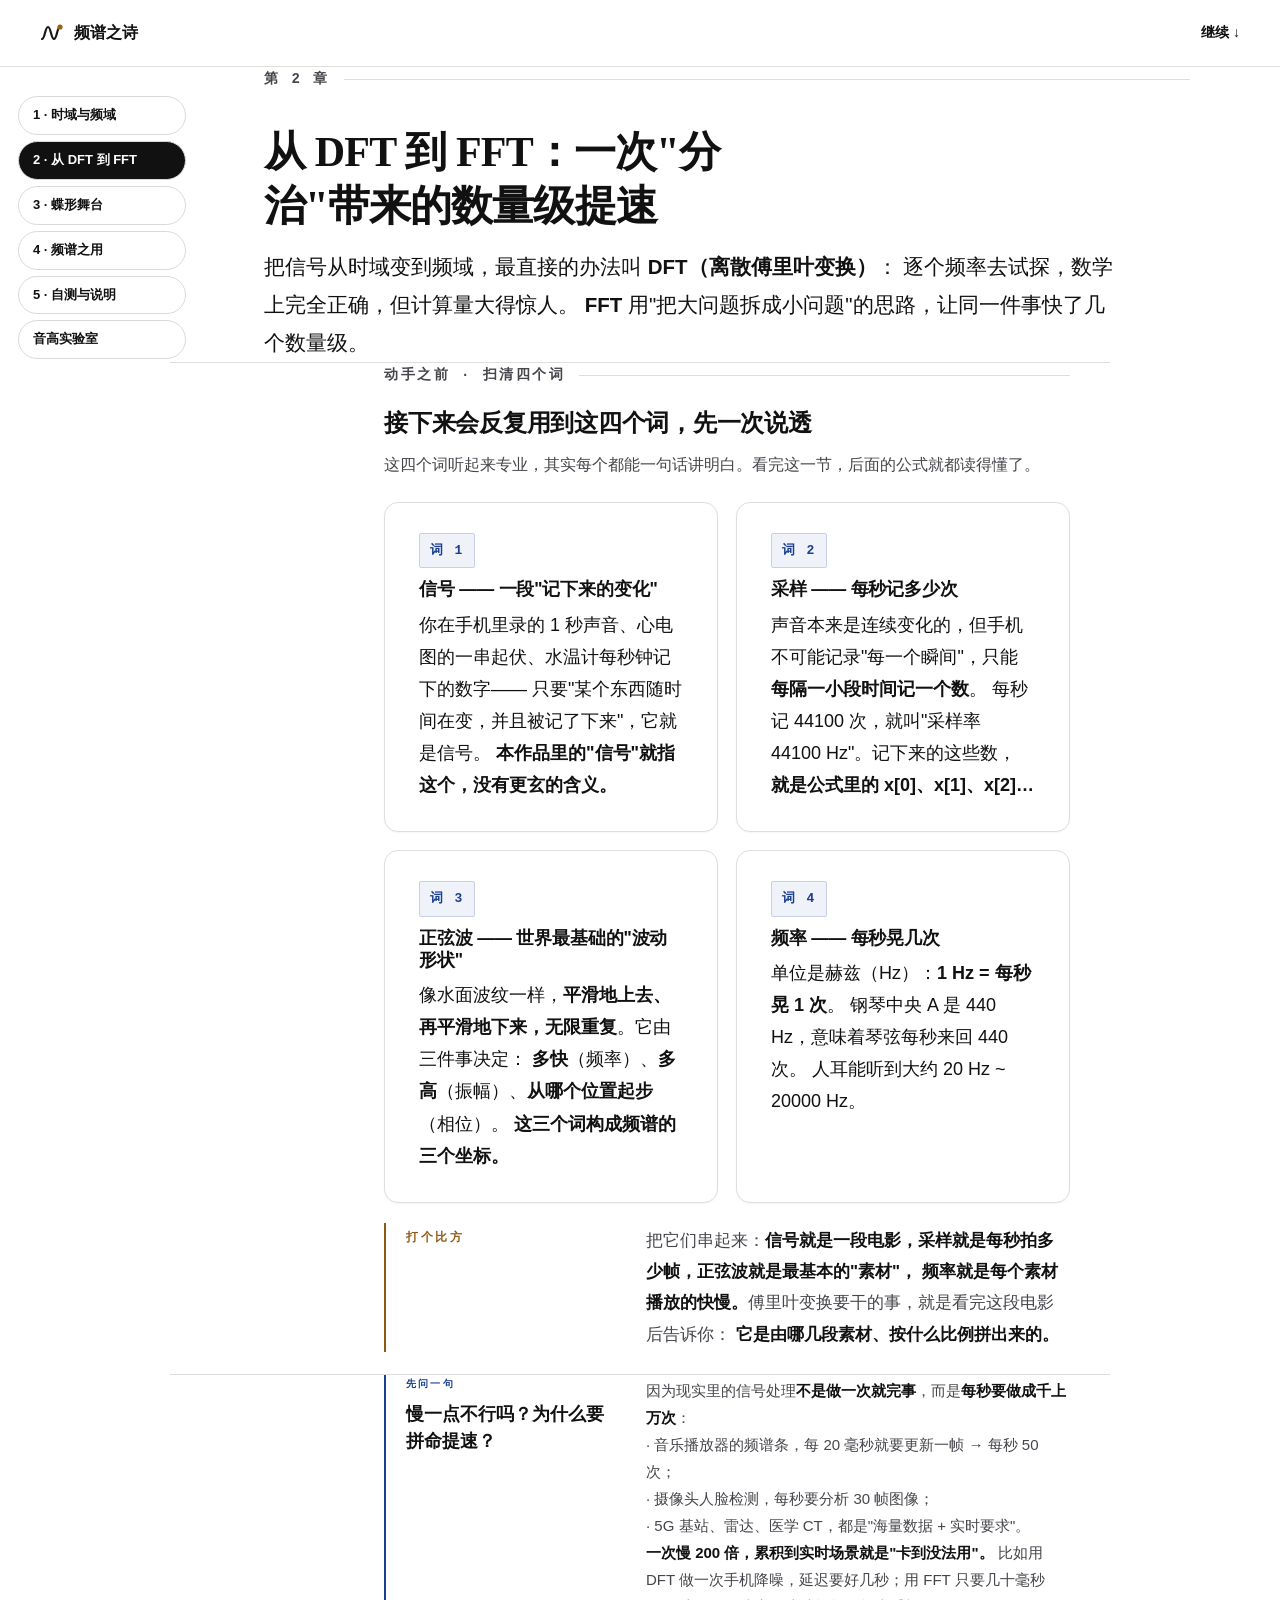
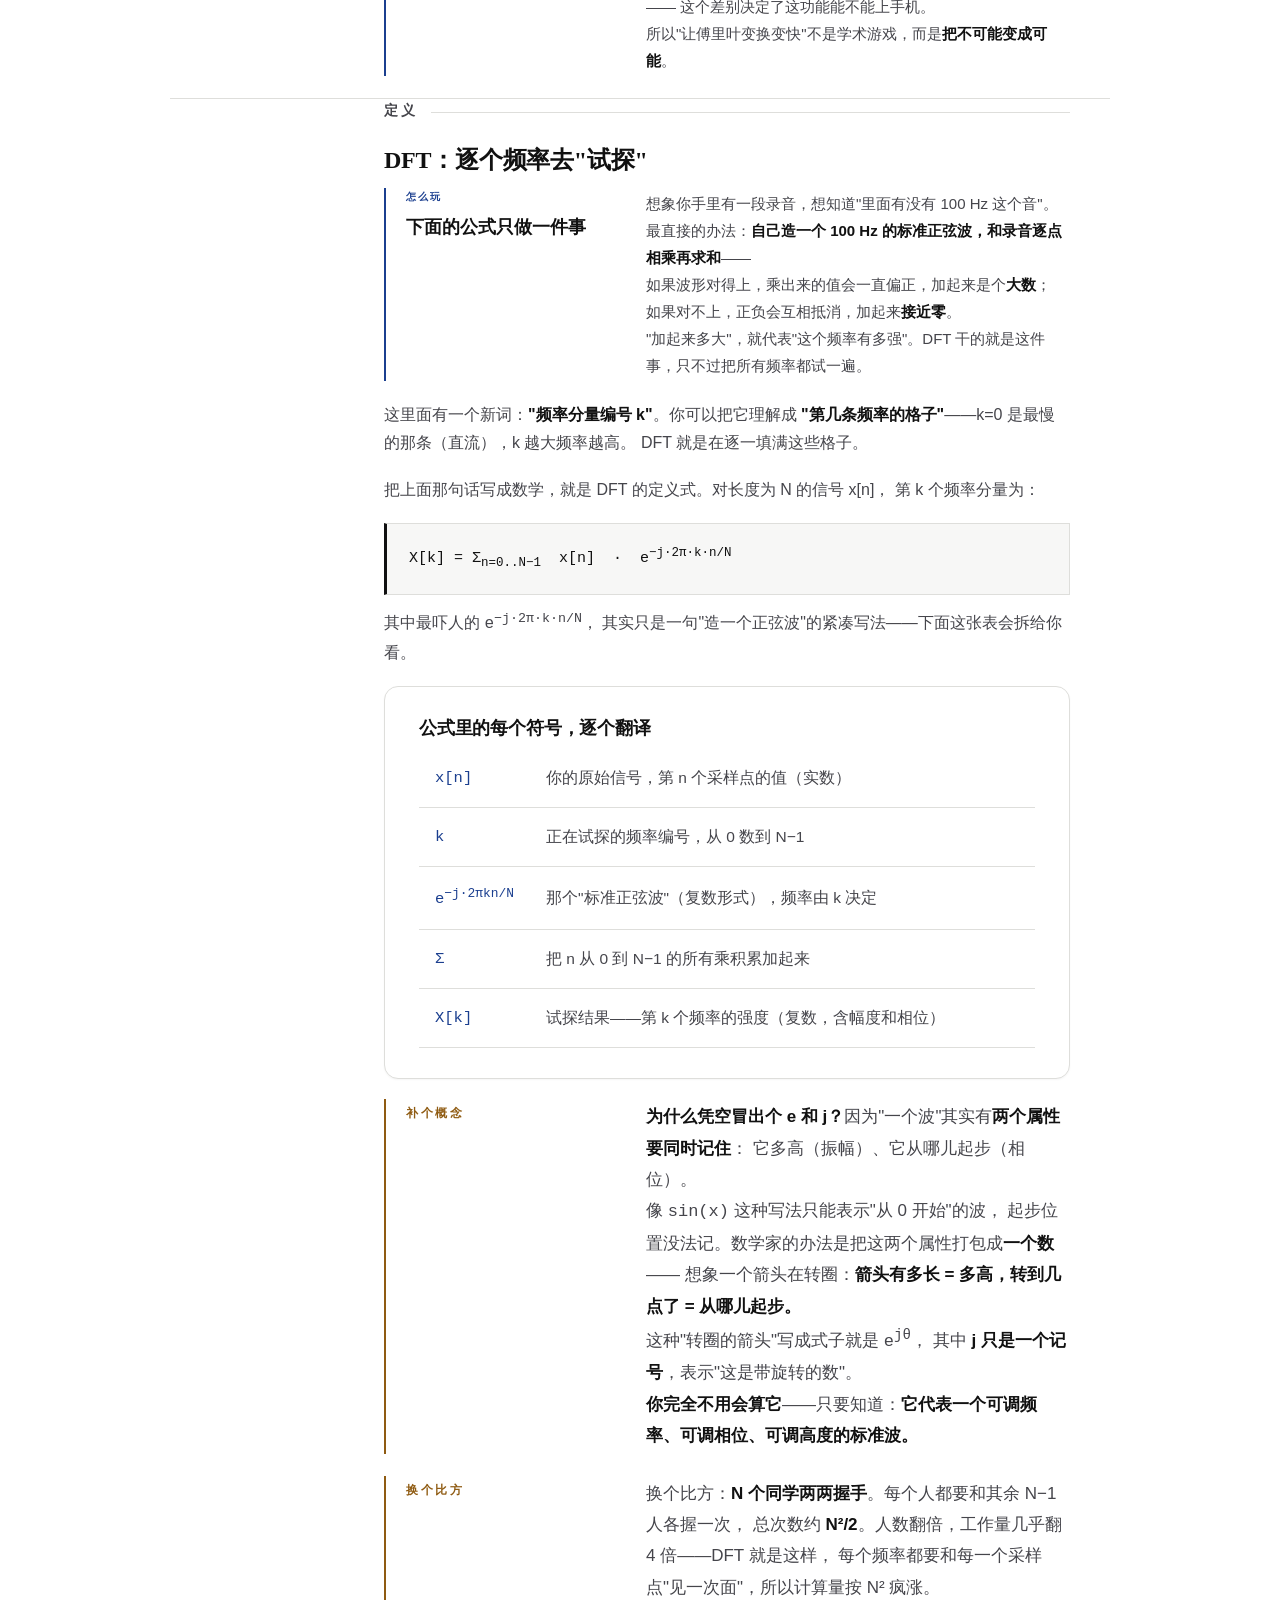
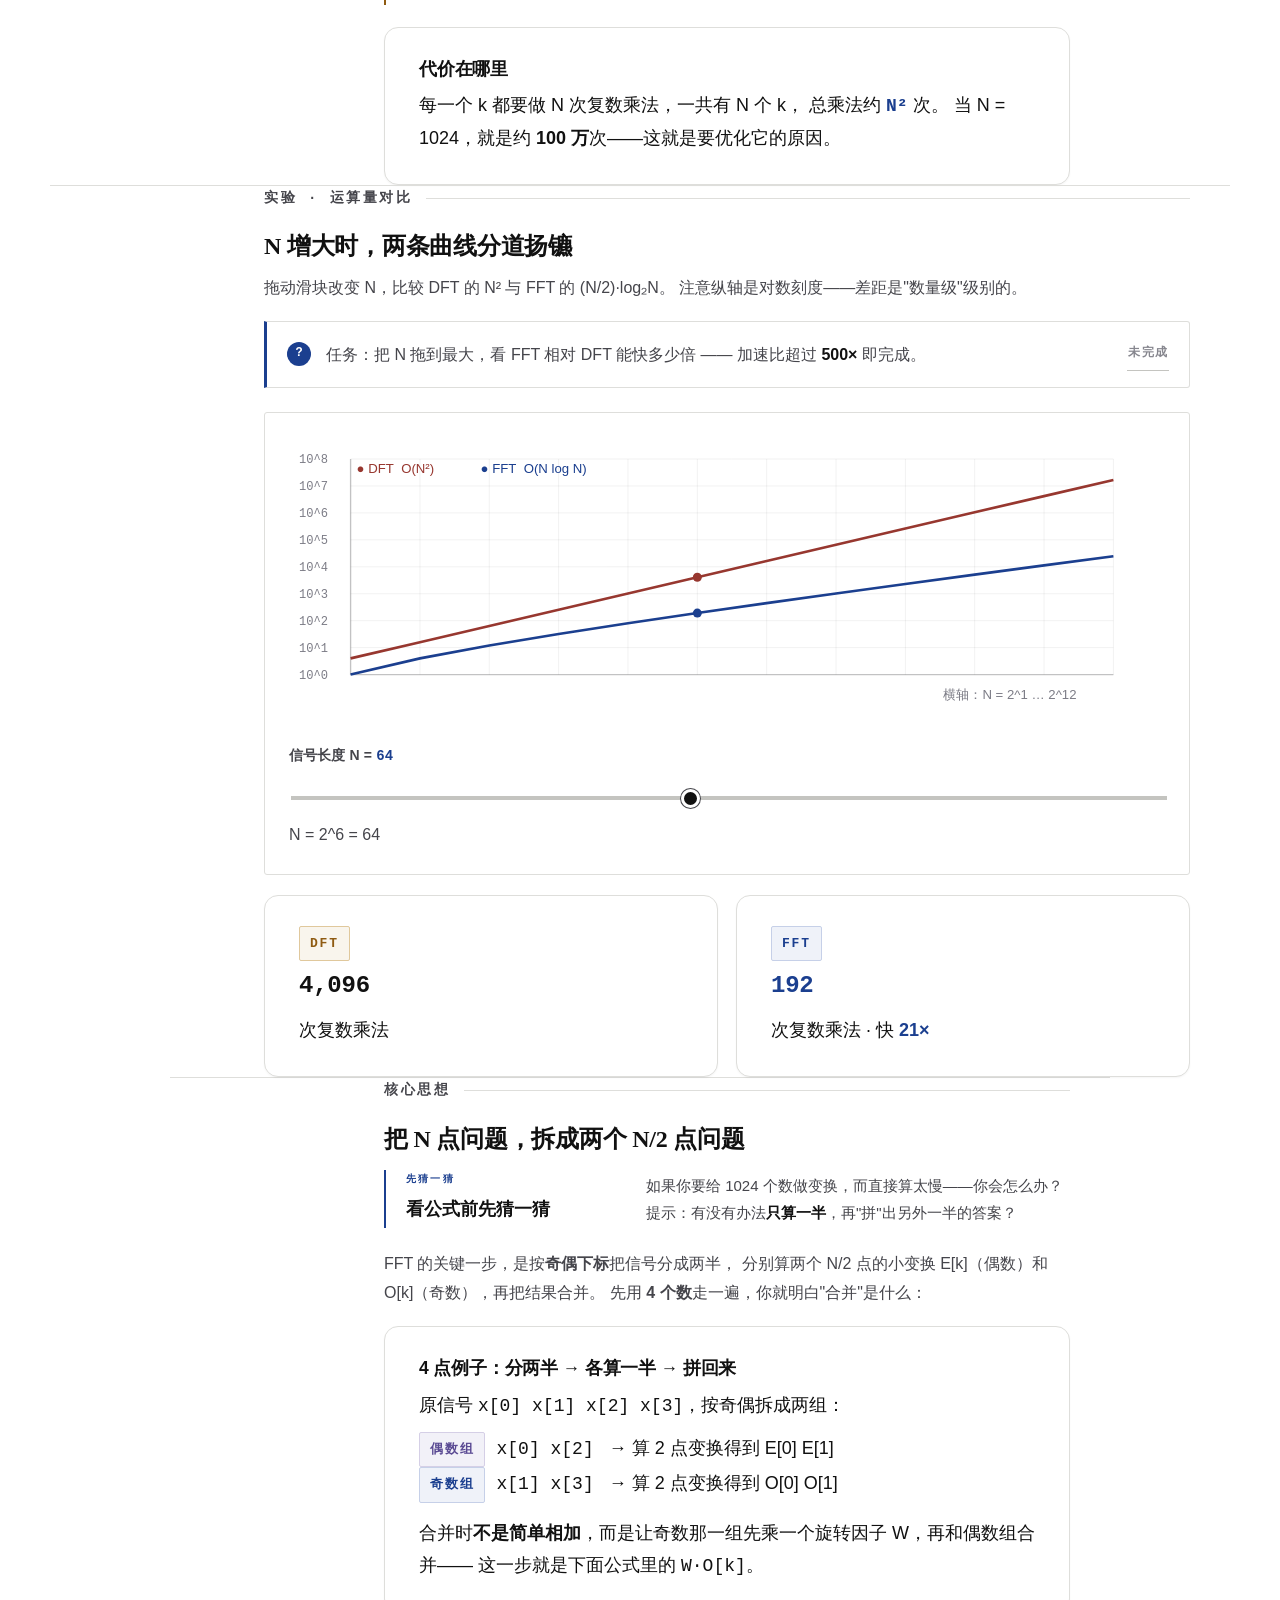
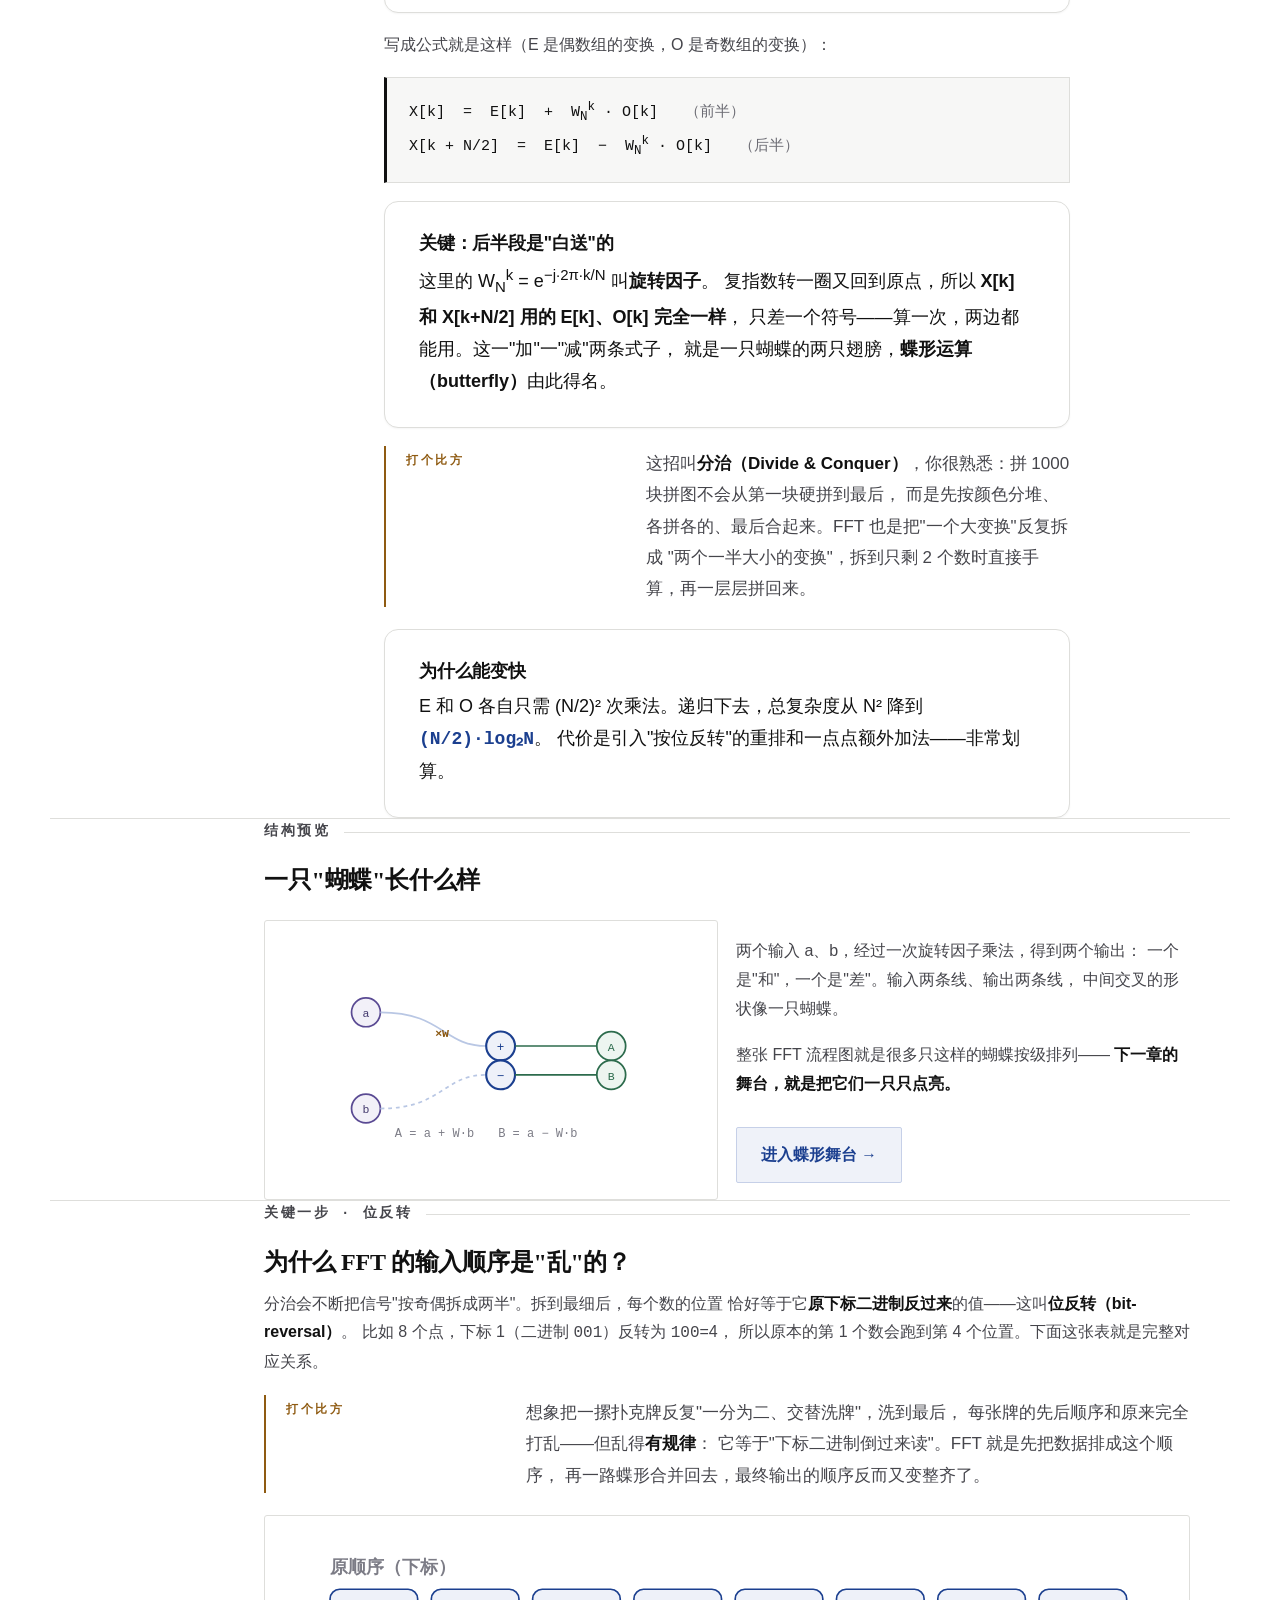
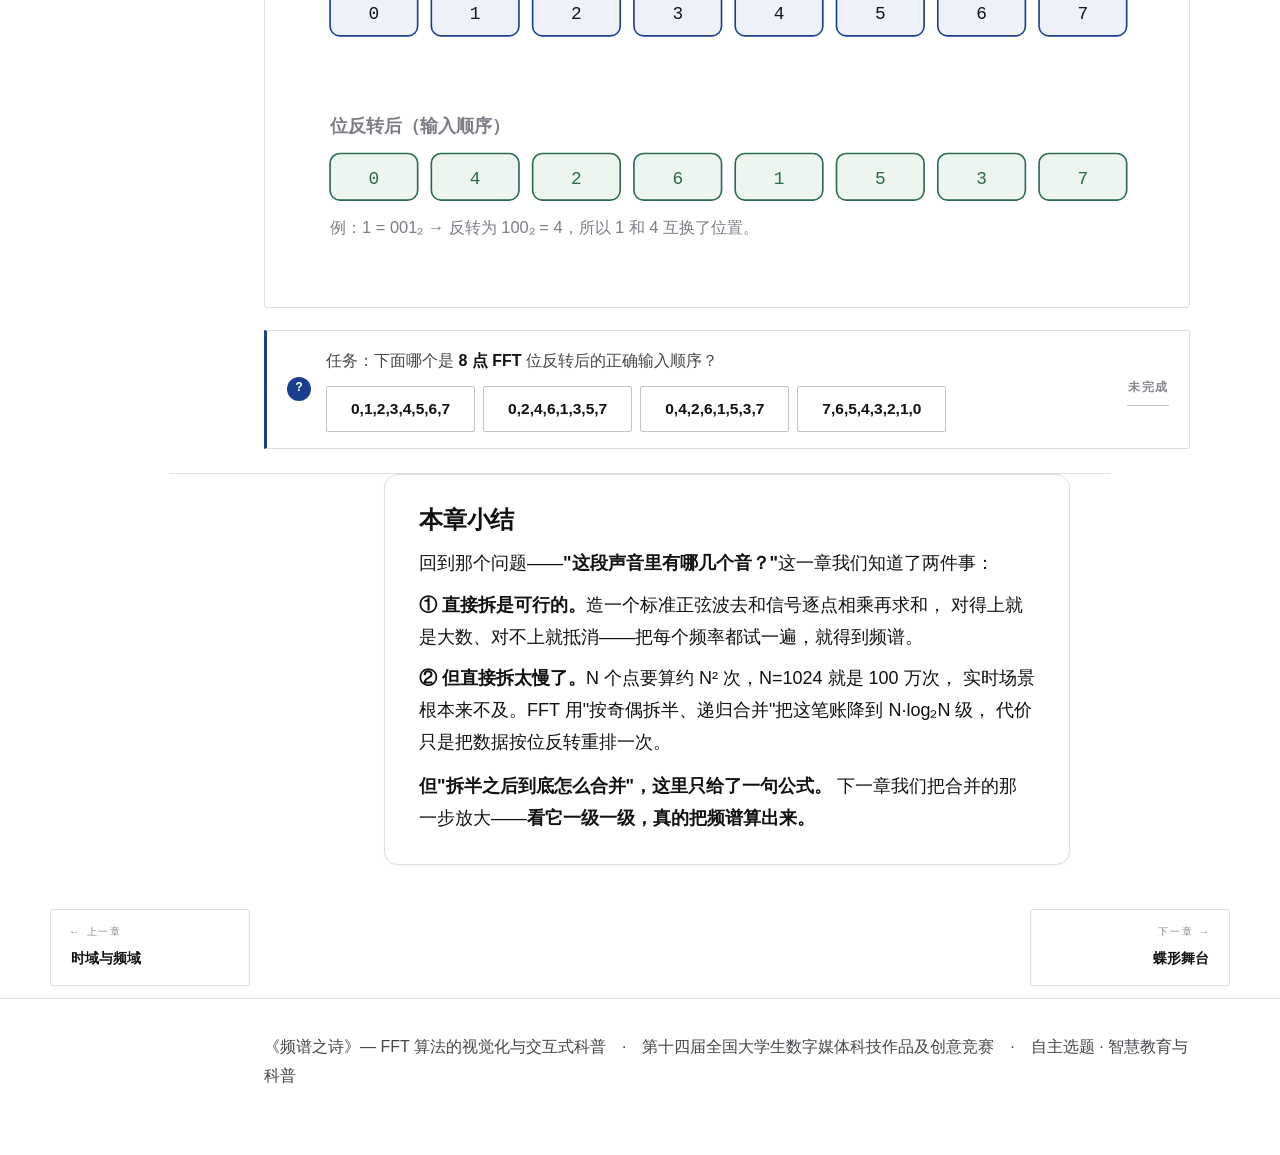
<file: chapter2.html>
<!DOCTYPE html>
<html lang="zh-CN">
<head>
<meta charset="UTF-8">
<meta name="viewport" content="width=device-width, initial-scale=1.0">
<title>第 2 章 · 从 DFT 到 FFT — 频谱之诗</title>
<!-- __sp_head -->
<link rel="icon" href="data:image/svg+xml,%3Csvg xmlns='http://www.w3.org/2000/svg' viewBox='0 0 24 24'%3E%3Crect width='24' height='24' rx='3' fill='%2316161A'/%3E%3Cpath d='M3.5 17.5C6.2 17.5 6.2 7.5 9 7.5s2.8 10 5.5 10 2.8-10 5.5-10' stroke='%23FBFAF7' stroke-width='2.1' fill='none' stroke-linecap='round'/%3E%3Ccircle cx='20' cy='7.5' r='2.3' fill='%239A6212'/%3E%3C/svg%3E">
<meta name="theme-color" content="#FFFFFF">
<meta name="description" content="拖动点数，亲眼看逐个试算与分治算法的计算量如何拉开差距，理解 FFT 的提速与位反转重排。">
<meta property="og:type" content="website">
<meta property="og:locale" content="zh_CN">
<meta property="og:title" content="第 2 章 · 从 DFT 到 FFT — 频谱之诗">
<meta property="og:description" content="拖动点数，亲眼看逐个试算与分治算法的计算量如何拉开差距，理解 FFT 的提速与位反转重排。">
<meta name="twitter:card" content="summary">
<link rel="stylesheet" href="assets/css/main.css?v=1791815400">
</head>
<body>
<header class="topbar" data-nav="2"></header>

<main>
  <section class="wrap chap-head">
    <p class="eyebrow">第 2 章</p>
    <h2>从 DFT 到 FFT：一次"分治"带来的数量级提速</h2>
    <p class="lede">
      把信号从时域变到频域，最直接的办法叫 <strong>DFT（离散傅里叶变换）</strong>：
      逐个频率去试探，数学上完全正确，但计算量大得惊人。
      <strong>FFT</strong> 用"把大问题拆成小问题"的思路，让同一件事快了几个数量级。
    </p>
  </section>

  <!-- ===== 前置：四个词 ===== -->
  <section class="wrap narrow">
    <p class="eyebrow">动手之前 · 扫清四个词</p>
    <h3>接下来会反复用到这四个词，先一次说透</h3>
    <p class="muted small prose-flow">
      这四个词听起来专业，其实每个都能一句话讲明白。看完这一节，后面的公式就都读得懂了。
    </p>

    <div class="grid grid-2" style="margin-top:22px">
      <div class="card">
        <span class="tag blue">词 1</span>
        <h4 style="margin:10px 0 8px">信号 —— 一段"记下来的变化"</h4>
        <p class="small muted" style="margin:0">
          你在手机里录的 1 秒声音、心电图的一串起伏、水温计每秒钟记下的数字——
          只要"某个东西随时间在变，并且被记了下来"，它就是信号。
          <strong>本作品里的"信号"就指这个，没有更玄的含义。</strong>
        </p>
      </div>
      <div class="card">
        <span class="tag blue">词 2</span>
        <h4 style="margin:10px 0 8px">采样 —— 每秒记多少次</h4>
        <p class="small muted" style="margin:0">
          声音本来是连续变化的，但手机不可能记录"每一个瞬间"，只能<strong>每隔一小段时间记一个数</strong>。
          每秒记 44100 次，就叫"采样率 44100 Hz"。记下来的这些数，
          <strong>就是公式里的 x[0]、x[1]、x[2]…</strong>
        </p>
      </div>
      <div class="card">
        <span class="tag blue">词 3</span>
        <h4 style="margin:10px 0 8px">正弦波 —— 世界最基础的"波动形状"</h4>
        <p class="small muted" style="margin:0">
          像水面波纹一样，<strong>平滑地上去、再平滑地下来，无限重复</strong>。它由三件事决定：
          <strong>多快</strong>（频率）、<strong>多高</strong>（振幅）、<strong>从哪个位置起步</strong>（相位）。
          <strong>这三个词构成频谱的三个坐标。</strong>
        </p>
      </div>
      <div class="card">
        <span class="tag blue">词 4</span>
        <h4 style="margin:10px 0 8px">频率 —— 每秒晃几次</h4>
        <p class="small muted" style="margin:0">
          单位是赫兹（Hz）：<strong>1 Hz = 每秒晃 1 次</strong>。
          钢琴中央 A 是 440 Hz，意味着琴弦每秒来回 440 次。
          人耳能听到大约 20 Hz ~ 20000 Hz。
        </p>
      </div>
    </div>

    <div class="analogy" style="margin-top:20px">
      <div class="ai">打个比方</div>
      <div class="at">
        把它们串起来：<b>信号就是一段电影，采样就是每秒拍多少帧，正弦波就是最基本的"素材"，
        频率就是每个素材播放的快慢。</b>傅里叶变换要干的事，就是看完这段电影后告诉你：
        <b>它是由哪几段素材、按什么比例拼出来的。</b>
      </div>
    </div>
  </section>

  <!-- ===== 为什么速度是刚需 ===== -->
  <section class="wrap narrow">
    <div class="ask" style="margin-top:0">
      <p class="qt"><span class="ql">先问一句</span>慢一点不行吗？为什么要拼命提速？</p>
      <p class="qd">
        因为现实里的信号处理<strong>不是做一次就完事</strong>，而是<strong>每秒要做成千上万次</strong>：<br>
        · 音乐播放器的频谱条，每 20 毫秒就要更新一帧 → 每秒 50 次；<br>
        · 摄像头人脸检测，每秒要分析 30 帧图像；<br>
        · 5G 基站、雷达、医学 CT，都是"海量数据 + 实时要求"。<br>
        <strong>一次慢 200 倍，累积到实时场景就是"卡到没法用"。</strong>
        比如用 DFT 做一次手机降噪，延迟要好几秒；用 FFT 只要几十毫秒——
        这个差别决定了这功能能不能上手机。<br>
        所以"让傅里叶变换变快"不是学术游戏，而是<strong>把不可能变成可能</strong>。
      </p>
    </div>
  </section>

  <!-- ===== DFT 定义 ===== -->
  <section class="wrap narrow">
    <p class="eyebrow">定义</p>
    <h3>DFT：逐个频率去"试探"</h3>

    <div class="ask" style="margin-bottom:20px">
      <p class="qt"><span class="ql">怎么玩</span>下面的公式只做一件事</p>
      <p class="qd">
        想象你手里有一段录音，想知道"里面有没有 100 Hz 这个音"。
        最直接的办法：<strong>自己造一个 100 Hz 的标准正弦波，和录音逐点相乘再求和</strong>——<br>
        如果波形对得上，乘出来的值会一直偏正，加起来是个<strong>大数</strong>；
        如果对不上，正负会互相抵消，加起来<strong>接近零</strong>。<br>
        "加起来多大"，就代表"这个频率有多强"。DFT 干的就是这件事，只不过把所有频率都试一遍。
      </p>
    </div>

    <p class="muted small">
      这里面有一个新词：<strong>"频率分量编号 k"</strong>。你可以把它理解成
      <strong>"第几条频率的格子"</strong>——k=0 是最慢的那条（直流），k 越大频率越高。
      DFT 就是在逐一填满这些格子。
    </p>

    <p class="muted small">
      把上面那句话写成数学，就是 DFT 的定义式。对长度为 N 的信号 x[n]，
      第 k 个频率分量为：
    </p>
    <div class="formula">
      X[k] = Σ<sub>n=0..N−1</sub> &nbsp;x[n] &nbsp;·&nbsp; e<sup>−j·2π·k·n/N</sup>
    </div>
    <p class="small muted" style="margin:-6px 0 18px">
      其中最吓人的 <span class="mono">e<sup>−j·2π·k·n/N</sup></span>，
      其实只是一句"造一个正弦波"的紧凑写法——下面这张表会拆给你看。
    </p>

    <div class="card">
      <h4 style="margin-bottom:10px">公式里的每个符号，逐个翻译</h4>
      <table style="margin-top:2px">
        <tbody>
          <tr><td class="mono" style="color:var(--blue);width:110px">x[n]</td><td>你的原始信号，第 n 个采样点的值（实数）</td></tr>
          <tr><td class="mono" style="color:var(--blue)">k</td><td>正在试探的频率编号，从 0 数到 N−1</td></tr>
          <tr><td class="mono" style="color:var(--blue)">e<sup>−j·2πkn/N</sup></td><td>那个"标准正弦波"（复数形式），频率由 k 决定</td></tr>
          <tr><td class="mono" style="color:var(--blue)">Σ</td><td>把 n 从 0 到 N−1 的所有乘积累加起来</td></tr>
          <tr><td class="mono" style="color:var(--blue)">X[k]</td><td>试探结果——第 k 个频率的强度（复数，含幅度和相位）</td></tr>
        </tbody>
      </table>
    </div>

    <!-- 为什么会有 e 和 j -->
    <div class="analogy" style="margin-top:20px">
      <div class="ai">补个概念</div>
      <div class="at">
        <b>为什么凭空冒出个 e 和 j？</b>因为"一个波"其实有<b>两个属性要同时记住</b>：
        它多高（振幅）、它从哪儿起步（相位）。<br>
        像 <span class="mono">sin(x)</span> 这种写法只能表示"从 0 开始"的波，
        起步位置没法记。数学家的办法是把这两个属性打包成<b>一个数</b>——
        想象一个箭头在转圈：<b>箭头有多长 = 多高，转到几点了 = 从哪儿起步。</b><br>
        这种"转圈的箭头"写成式子就是 <span class="mono">e<sup>jθ</sup></span>，
        其中 <b>j 只是一个记号</b>，表示"这是带旋转的数"。<br>
        <b>你完全不用会算它</b>——只要知道：<b>它代表一个可调频率、可调相位、可调高度的标准波。</b>
      </div>
    </div>

    <div class="analogy" style="margin-top:20px">
      <div class="ai">换个比方</div>
      <div class="at">
        换个比方：<b>N 个同学两两握手</b>。每个人都要和其余 N−1 人各握一次，
        总次数约 <b>N²/2</b>。人数翻倍，工作量几乎翻 4 倍——DFT 就是这样，
        每个频率都要和每一个采样点"见一次面"，所以计算量按 N² 疯涨。
      </div>
    </div>
    <div class="card" style="margin-top:0">
      <h4 style="margin-bottom:8px">代价在哪里</h4>
      <p class="small" style="margin:0">
        每一个 k 都要做 N 次复数乘法，一共有 N 个 k，
        总乘法约 <strong class="mono" style="color:var(--blue)">N²</strong> 次。
        当 N = 1024，就是约 <strong>100 万</strong>次——这就是要优化它的原因。
      </p>
    </div>
  </section>

  <!-- ===== 运算量对比 ===== -->
  <section class="wrap">
    <p class="eyebrow">实验 · 运算量对比</p>
    <h3>N 增大时，两条曲线分道扬镳</h3>
    <p class="muted small prose-flow">
      拖动滑块改变 N，比较 DFT 的 N² 与 FFT 的 (N/2)·log₂N。
      注意纵轴是对数刻度——差距是"数量级"级别的。
    </p>

    <div class="quest" data-quest="ch2">
      <div class="q-ico">?</div>
      <div class="q-txt">
        任务：把 N 拖到最大，看 FFT 相对 DFT 能快多少倍 —— 加速比超过 <b>500×</b> 即完成。
      </div>
      <div class="q-state">未完成</div>
    </div>

    <div class="stage">
      <div class="scanline" style="z-index:3"></div>
      <canvas id="cvOps"></canvas>
      <div style="margin-top:20px">
        <label class="field">信号长度 N = <span class="mono num-glow" id="lN">64</span></label>
        <input type="range" id="nSlider" min="1" max="12" value="6" step="1">
        <p class="small muted" style="margin:10px 0 0">
          <span id="nPow">N = 2^6 = 64</span>
        </p>
      </div>
    </div>

    <div class="grid grid-2" style="margin-top:20px">
      <div class="card">
        <span class="tag amber">DFT</span>
        <h3 class="mono" style="margin-top:10px" id="opsDFT">4,096</h3>
        <p class="small muted" style="margin:0">次复数乘法</p>
      </div>
      <div class="card">
        <span class="tag blue">FFT</span>
        <h3 class="mono" style="margin-top:10px;color:var(--blue)" id="opsFFT">192</h3>
        <p class="small muted" style="margin:0">次复数乘法 · 快 <strong id="speedup" style="color:var(--blue)">21×</strong></p>
      </div>
    </div>
  </section>

  <!-- ===== 分治思想 ===== -->
  <section class="wrap narrow">
    <p class="eyebrow">核心思想</p>
    <h3>把 N 点问题，拆成两个 N/2 点问题</h3>
    <div class="ask" style="margin-top:16px">
      <p class="qt"><span class="ql">先猜一猜</span>看公式前先猜一猜</p>
      <p class="qd">
        如果你要给 1024 个数做变换，而直接算太慢——你会怎么办？
        提示：有没有办法<strong>只算一半</strong>，再"拼"出另外一半的答案？
      </p>
    </div>
    <p class="muted small">
      FFT 的关键一步，是按<b>奇偶下标</b>把信号分成两半，
      分别算两个 N/2 点的小变换 E[k]（偶数）和 O[k]（奇数），再把结果合并。
      先用 <b>4 个数</b>走一遍，你就明白"合并"是什么：
    </p>

    <div class="card" style="margin-bottom:18px">
      <h4 style="margin-bottom:10px">4 点例子：分两半 → 各算一半 → 拼回来</h4>
      <p class="small" style="margin:0 0 10px">
        原信号 <span class="mono">x[0] x[1] x[2] x[3]</span>，按奇偶拆成两组：
      </p>
      <p class="small" style="margin:0 0 14px">
        <span class="tag violet">偶数组</span> <span class="mono">x[0] x[2]</span>
        &nbsp;&nbsp;→ 算 2 点变换得到 E[0] E[1]<br>
        <span class="tag blue">奇数组</span> <span class="mono">x[1] x[3]</span>
        &nbsp;&nbsp;→ 算 2 点变换得到 O[0] O[1]
      </p>
      <p class="small" style="margin:0">
        合并时<b>不是简单相加</b>，而是让奇数那一组先乘一个旋转因子 W，再和偶数组合并——
        这一步就是下面公式里的 <span class="mono">W·O[k]</span>。
      </p>
    </div>

    <p class="muted small">
      写成公式就是这样（E 是偶数组的变换，O 是奇数组的变换）：
    </p>
    <div class="formula">
      X[k] &nbsp;=&nbsp; E[k] &nbsp;+&nbsp; W<sub>N</sub><sup>k</sup> · O[k] &nbsp;&nbsp;<span style="color:var(--fg-3)">（前半）</span><br>
      X[k + N/2] &nbsp;=&nbsp; E[k] &nbsp;−&nbsp; W<sub>N</sub><sup>k</sup> · O[k] &nbsp;&nbsp;<span style="color:var(--fg-3)">（后半）</span>
    </div>
    <div class="card" style="margin-top:0">
      <h4 style="margin-bottom:8px">关键：后半段是"白送"的</h4>
      <p class="small" style="margin:0">
        这里的 W<sub>N</sub><sup>k</sup> = e<sup>−j·2π·k/N</sup> 叫<strong>旋转因子</strong>。
        复指数转一圈又回到原点，所以 <strong>X[k] 和 X[k+N/2] 用的 E[k]、O[k] 完全一样</strong>，
        只差一个符号——算一次，两边都能用。这一"加"一"减"两条式子，
        就是一只蝴蝶的两只翅膀，<strong>蝶形运算（butterfly）</strong>由此得名。
      </p>
    </div>
    <div class="analogy" style="margin-top:18px">
      <div class="ai">打个比方</div>
      <div class="at">
        这招叫<b>分治（Divide &amp; Conquer）</b>，你很熟悉：拼 1000 块拼图不会从第一块硬拼到最后，
        而是先按颜色分堆、各拼各的、最后合起来。FFT 也是把"一个大变换"反复拆成
        "两个一半大小的变换"，拆到只剩 2 个数时直接手算，再一层层拼回来。
      </div>
    </div>
    <div class="card">
      <h4 style="margin-bottom:8px">为什么能变快</h4>
      <p class="small" style="margin:0">
        E 和 O 各自只需 (N/2)² 次乘法。递归下去，总复杂度从 N² 降到
        <strong class="mono" style="color:var(--blue)">(N/2)·log₂N</strong>。
        代价是引入"按位反转"的重排和一点点额外加法——非常划算。
      </p>
    </div>
  </section>

  <!-- ===== 蝶形小图 ===== -->
  <section class="wrap">
    <p class="eyebrow">结构预览</p>
    <h3>一只"蝴蝶"长什么样</h3>
    <div class="grid grid-2" style="margin-top:24px;align-items:center">
      <div class="stage">
        <svg viewBox="0 0 420 240" role="img" aria-label="蝶形运算单元">
          <!-- 输入 a -->
          <circle cx="80" cy="70" r="15" fill="#F2F0F8" stroke="#5A4A93" stroke-width="1.8"/>
          <text x="80" y="75" text-anchor="middle" font-size="12" font-family="JetBrains Mono, monospace" fill="#443A6E">a</text>
          <!-- 输入 b -->
          <circle cx="80" cy="170" r="15" fill="#F2F0F8" stroke="#5A4A93" stroke-width="1.8"/>
          <text x="80" y="175" text-anchor="middle" font-size="12" font-family="JetBrains Mono, monospace" fill="#443A6E">b</text>

          <!-- 连线 -->
          <path d="M95 70 C160 70 160 105 205 105" fill="none" stroke="#B9C7E4" stroke-width="1.8"/>
          <path d="M95 170 C160 170 160 135 205 135" fill="none" stroke="#B9C7E4" stroke-width="1.8" stroke-dasharray="4 4"/>
          <text x="152" y="96" font-size="12" font-family="JetBrains Mono, monospace" fill="#8A5710" font-weight="700">×W</text>

          <!-- 运算节点 -->
          <circle cx="220" cy="105" r="15" fill="#EEF1F9" stroke="#1B3F8F" stroke-width="2.2"/>
          <text x="220" y="110" text-anchor="middle" font-size="13" font-family="JetBrains Mono, monospace" fill="#1B3F8F">+</text>
          <circle cx="220" cy="135" r="15" fill="#EEF1F9" stroke="#1B3F8F" stroke-width="2.2"/>
          <text x="220" y="140" text-anchor="middle" font-size="13" font-family="JetBrains Mono, monospace" fill="#1B3F8F">−</text>

          <!-- 输出 -->
          <path d="M235 105 L320 105" fill="none" stroke="#2C6B4C" stroke-width="1.8"/>
          <path d="M235 135 L320 135" fill="none" stroke="#2C6B4C" stroke-width="1.8"/>
          <circle cx="335" cy="105" r="15" fill="#EDF5F0" stroke="#2C6B4C" stroke-width="1.8"/>
          <text x="335" y="110" text-anchor="middle" font-size="12" font-family="JetBrains Mono, monospace" fill="#2C6B4C">A</text>
          <circle cx="335" cy="135" r="15" fill="#EDF5F0" stroke="#2C6B4C" stroke-width="1.8"/>
          <text x="335" y="140" text-anchor="middle" font-size="12" font-family="JetBrains Mono, monospace" fill="#2C6B4C">B</text>

          <text x="205" y="200" text-anchor="middle" font-size="12.5" font-family="JetBrains Mono, monospace" fill="#7C7C86">A = a + W·b　　B = a − W·b</text>
        </svg>
      </div>
      <div>
        <p class="small muted">
          两个输入 a、b，经过一次旋转因子乘法，得到两个输出：
          一个是"和"，一个是"差"。输入两条线、输出两条线，
          中间交叉的形状像一只蝴蝶。
        </p>
        <p class="small muted">
          整张 FFT 流程图就是很多只这样的蝴蝶按级排列——
          <strong>下一章的舞台，就是把它们一只只点亮。</strong>
        </p>
        <a class="btn accent" href="chapter3.html" style="margin-top:10px">进入蝶形舞台 →</a>
      </div>
    </div>
  </section>

  <!-- ===== 位反转 ===== -->
  <section class="wrap">
    <p class="eyebrow">关键一步 · 位反转</p>
    <h3>为什么 FFT 的输入顺序是"乱"的？</h3>
    <p class="muted small prose-flow">
      分治会不断把信号"按奇偶拆成两半"。拆到最细后，每个数的位置
      恰好等于它<strong>原下标二进制反过来</strong>的值——这叫<strong>位反转（bit-reversal）</strong>。
      比如 8 个点，下标 1（二进制 <span class="mono">001</span>）反转为 <span class="mono">100</span>=4，
      所以原本的第 1 个数会跑到第 4 个位置。下面这张表就是完整对应关系。
    </p>

    <div class="analogy">
      <div class="ai">打个比方</div>
      <div class="at">
        想象把一摞扑克牌反复"一分为二、交替洗牌"，洗到最后，
        每张牌的先后顺序和原来完全打乱——但乱得<strong>有规律</strong>：
        它等于"下标二进制倒过来读"。FFT 就是先把数据排成这个顺序，
        再一路蝶形合并回去，最终输出的顺序反而又变整齐了。
      </div>
    </div>

    <div class="stage">
      <div class="svg-scroll">
      <svg viewBox="0 0 640 250" role="img" aria-label="8 点位反转重排示意">
        <text x="30" y="24" font-size="13" font-weight="700" fill="#7C7C86">原顺序（下标）</text>
        <text x="30" y="140" font-size="13" font-weight="700" fill="#7C7C86">位反转后（输入顺序）</text>
        <!-- 上行：0..7 -->
        <g font-family="JetBrains Mono, monospace" font-size="13">
          <rect x="30" y="36" width="64" height="34" rx="7" fill="#EEF1F9" stroke="#1B3F8F" stroke-width="1.2"/>
          <text x="62" y="58" text-anchor="middle" fill="#16161A">0</text>
          <rect x="104" y="36" width="64" height="34" rx="7" fill="#EEF1F9" stroke="#1B3F8F" stroke-width="1.2"/>
          <text x="136" y="58" text-anchor="middle" fill="#16161A">1</text>
          <rect x="178" y="36" width="64" height="34" rx="7" fill="#EEF1F9" stroke="#1B3F8F" stroke-width="1.2"/>
          <text x="210" y="58" text-anchor="middle" fill="#16161A">2</text>
          <rect x="252" y="36" width="64" height="34" rx="7" fill="#EEF1F9" stroke="#1B3F8F" stroke-width="1.2"/>
          <text x="284" y="58" text-anchor="middle" fill="#16161A">3</text>
          <rect x="326" y="36" width="64" height="34" rx="7" fill="#EEF1F9" stroke="#1B3F8F" stroke-width="1.2"/>
          <text x="358" y="58" text-anchor="middle" fill="#16161A">4</text>
          <rect x="400" y="36" width="64" height="34" rx="7" fill="#EEF1F9" stroke="#1B3F8F" stroke-width="1.2"/>
          <text x="432" y="58" text-anchor="middle" fill="#16161A">5</text>
          <rect x="474" y="36" width="64" height="34" rx="7" fill="#EEF1F9" stroke="#1B3F8F" stroke-width="1.2"/>
          <text x="506" y="58" text-anchor="middle" fill="#16161A">6</text>
          <rect x="548" y="36" width="64" height="34" rx="7" fill="#EEF1F9" stroke="#1B3F8F" stroke-width="1.2"/>
          <text x="580" y="58" text-anchor="middle" fill="#16161A">7</text>

          <!-- 下行：0,4,2,6,1,5,3,7 -->
          <rect x="30" y="156" width="64" height="34" rx="7" fill="#EDF5F0" stroke="#2C6B4C" stroke-width="1.2"/>
          <text x="62" y="178" text-anchor="middle" fill="#2C6B4C">0</text>
          <rect x="104" y="156" width="64" height="34" rx="7" fill="#EDF5F0" stroke="#2C6B4C" stroke-width="1.2"/>
          <text x="136" y="178" text-anchor="middle" fill="#2C6B4C">4</text>
          <rect x="178" y="156" width="64" height="34" rx="7" fill="#EDF5F0" stroke="#2C6B4C" stroke-width="1.2"/>
          <text x="210" y="178" text-anchor="middle" fill="#2C6B4C">2</text>
          <rect x="252" y="156" width="64" height="34" rx="7" fill="#EDF5F0" stroke="#2C6B4C" stroke-width="1.2"/>
          <text x="284" y="178" text-anchor="middle" fill="#2C6B4C">6</text>
          <rect x="326" y="156" width="64" height="34" rx="7" fill="#EDF5F0" stroke="#2C6B4C" stroke-width="1.2"/>
          <text x="358" y="178" text-anchor="middle" fill="#2C6B4C">1</text>
          <rect x="400" y="156" width="64" height="34" rx="7" fill="#EDF5F0" stroke="#2C6B4C" stroke-width="1.2"/>
          <text x="432" y="178" text-anchor="middle" fill="#2C6B4C">5</text>
          <rect x="474" y="156" width="64" height="34" rx="7" fill="#EDF5F0" stroke="#2C6B4C" stroke-width="1.2"/>
          <text x="506" y="178" text-anchor="middle" fill="#2C6B4C">3</text>
          <rect x="548" y="156" width="64" height="34" rx="7" fill="#EDF5F0" stroke="#2C6B4C" stroke-width="1.2"/>
          <text x="580" y="178" text-anchor="middle" fill="#2C6B4C">7</text>
        </g>
        <text x="30" y="214" font-size="12" fill="#7C7C86">例：1 = 001₂ → 反转为 100₂ = 4，所以 1 和 4 互换了位置。</text>
      </svg>
      </div>
    </div>

    <div class="quest" data-quest="ch2b" style="margin-top:22px">
      <div class="q-ico">?</div>
      <div class="q-txt">
        任务：下面哪个是 <b>8 点 FFT</b> 位反转后的正确输入顺序？
        <div style="display:flex;gap:8px;flex-wrap:wrap;margin-top:12px">
          <button class="btn" data-br="0">0,1,2,3,4,5,6,7</button>
          <button class="btn" data-br="0">0,2,4,6,1,3,5,7</button>
          <button class="btn" data-br="1">0,4,2,6,1,5,3,7</button>
          <button class="btn" data-br="0">7,6,5,4,3,2,1,0</button>
        </div>
      </div>
      <div class="q-state">未完成</div>
    </div>
  </section>

  <!-- ===== 小结 ===== -->
  <section class="wrap narrow">
    <div class="card">
      <h3>本章小结</h3>
      <p style="margin-bottom:10px">
        回到那个问题——<strong>"这段声音里有哪几个音？"</strong>这一章我们知道了两件事：
      </p>
      <p class="small" style="margin:0 0 8px">
        <strong>① 直接拆是可行的。</strong>造一个标准正弦波去和信号逐点相乘再求和，
        对得上就是大数、对不上就抵消——把每个频率都试一遍，就得到频谱。
      </p>
      <p class="small" style="margin:0 0 12px">
        <strong>② 但直接拆太慢了。</strong>N 个点要算约 N² 次，N=1024 就是 100 万次，
        实时场景根本来不及。FFT 用"按奇偶拆半、递归合并"把这笔账降到 N·log₂N 级，
        代价只是把数据按位反转重排一次。
      </p>
      <p style="margin-bottom:0">
        <strong>但"拆半之后到底怎么合并"，这里只给了一句公式。</strong>
        下一章我们把合并的那一步放大——<strong>看它一级一级，真的把频谱算出来。</strong>
      </p>
    </div>
  </section>

  <div class="wrap pager">
    <a href="chapter1.html"><span class="dir">← 上一章</span><span class="ttl">时域与频域</span></a>
    <a class="next" href="chapter3.html"><span class="dir">下一章 →</span><span class="ttl">蝶形舞台</span></a>
  </div>
</main>

<footer class="site-footer"></footer>
<script src="assets/js/site.js"></script>
<script>
(function () {
  var S = window.Site, C = S.C;
  var U = S.U(), fs = S.fs;
  var cv = document.getElementById('cvOps');

  function draw(p) {
    var N = Math.pow(2, p);
    var dft = N * N;
    var fft = (N / 2) * p;
    document.getElementById('lN').textContent = N;
    document.getElementById('nPow').textContent = 'N = 2^' + p + ' = ' + N;
    document.getElementById('opsDFT').textContent = dft.toLocaleString();
    document.getElementById('opsFFT').textContent = Math.round(fft).toLocaleString();
    document.getElementById('speedup').textContent = Math.round(dft / fft) + '×';

    var box = cv.parentNode.getBoundingClientRect();
    var w = Math.max(300, box.width - 40);
    var ctx = S.fitCanvas(cv, w, Math.round(260 * U));
    S.clearDark(ctx, w, Math.round(260 * U));

    var x0 = 56 * U, y0 = 20 * U, ww = w - 112 * U, hh = 196 * U;

    // 网格 + 纵轴刻度（对数，到 10^8）
    ctx.font = fs(11) + 'px "JetBrains Mono", monospace';
    for (var e = 0; e <= 8; e++) {
      var gy = y0 + hh - hh * (e / 8);
      ctx.strokeStyle = C.grid; ctx.lineWidth = 1;
      ctx.beginPath(); ctx.moveTo(x0, gy); ctx.lineTo(x0 + ww, gy); ctx.stroke();
      ctx.fillStyle = C.fg3;
      ctx.fillText('10^' + e, 10, gy + 4);
    }
    // 竖网格
    ctx.strokeStyle = C.grid; ctx.lineWidth = 1;
    for (var vx = 0; vx <= 11; vx++) {
      var gx = x0 + ww * vx / 11;
      ctx.beginPath(); ctx.moveTo(gx, y0); ctx.lineTo(gx, y0 + hh); ctx.stroke();
    }
    ctx.strokeStyle = C.axis; ctx.lineWidth = 1.4;
    ctx.beginPath(); ctx.moveTo(x0, y0); ctx.lineTo(x0, y0 + hh); ctx.lineTo(x0 + ww, y0 + hh); ctx.stroke();

    function X(pp) { return x0 + ww * (pp - 1) / 11; }
    function Y(v) {
      var lv = Math.log10(Math.max(1, v));
      return y0 + hh - hh * Math.min(1, lv / 8);
    }

    // DFT 曲线（红：慢）
    ctx.save();
    ctx.strokeStyle = C.pink; ctx.lineWidth = 2.6; ctx.beginPath();
    for (var pp = 1; pp <= 12; pp++) {
      var n2 = Math.pow(2, pp);
      var xx = X(pp), yy = Y(n2 * n2);
      if (pp === 1) ctx.moveTo(xx, yy); else ctx.lineTo(xx, yy);
    }
    ctx.stroke();
    ctx.restore();

    // FFT 曲线（蓝：快）
    ctx.save();
    ctx.strokeStyle = C.blue; ctx.lineWidth = 2.6; ctx.beginPath();
    for (pp = 1; pp <= 12; pp++) {
      var n3 = Math.pow(2, pp);
      var xx2 = X(pp), yy2 = Y((n3 / 2) * pp);
      if (pp === 1) ctx.moveTo(xx2, yy2); else ctx.lineTo(xx2, yy2);
    }
    ctx.stroke();
    ctx.restore();

    // 当前点
    var cx = X(p);
    ctx.fillStyle = C.pink;
    ctx.beginPath(); ctx.arc(cx, Y(N * N), 4.5, 0, 6.28); ctx.fill();
    ctx.fillStyle = C.blue;
    ctx.beginPath(); ctx.arc(cx, Y((N / 2) * p), 4.5, 0, 6.28); ctx.fill();

    // 图例
    ctx.font = fs(12) + 'px sans-serif';
    ctx.fillStyle = C.pink; ctx.fillText('● DFT  O(N²)', x0 + 6, y0 + 14);
    ctx.fillStyle = C.blue; ctx.fillText('● FFT  O(N log N)', x0 + 130, y0 + 14);
    ctx.fillStyle = C.fg3;
    ctx.fillText('横轴：N = 2^1 … 2^12', x0 + ww - 170, y0 + hh + 24);

    // 任务判定：加速比 > 500
    var sp = dft / fft;
    if (sp >= 500 && !S.questDone('ch2')) {
      S.completeQuest('ch2', '加速比突破 ' + Math.round(sp) + '× —— FFT 的威力就在这里');
    } else if (sp >= 500) {
      var bar = document.querySelector('.quest[data-quest="ch2"]');
      if (bar) { bar.classList.add('done'); bar.querySelector('.q-state').textContent = '✓ 已完成'; }
    }
  }

  document.getElementById('nSlider').addEventListener('input', function () {
    draw(+this.value);
  });
  window.addEventListener('resize', function () { draw(+document.getElementById('nSlider').value); });

  // 位反转任务
  document.querySelectorAll('[data-br]').forEach(function (btn) {
    btn.addEventListener('click', function () {
      var ok = btn.getAttribute('data-br') === '1';
      if (ok) {
        if (!S.questDone('ch2b')) {
          S.completeQuest('ch2b', '位反转顺序记牢了！0,4,2,6,1,5,3,7');
        }
        document.querySelectorAll('[data-br]').forEach(function (b) { b.disabled = true; });
      } else {
        S.toast('再想想——把每个下标写成二进制，倒过来读', '');
        btn.style.borderColor = 'var(--rose)';
      }
    });
  });

  if (document.readyState === 'loading') {
    document.addEventListener('DOMContentLoaded', function () { draw(6); });
  } else { draw(6); }
})();
</script>
</body>
</html>
</file>
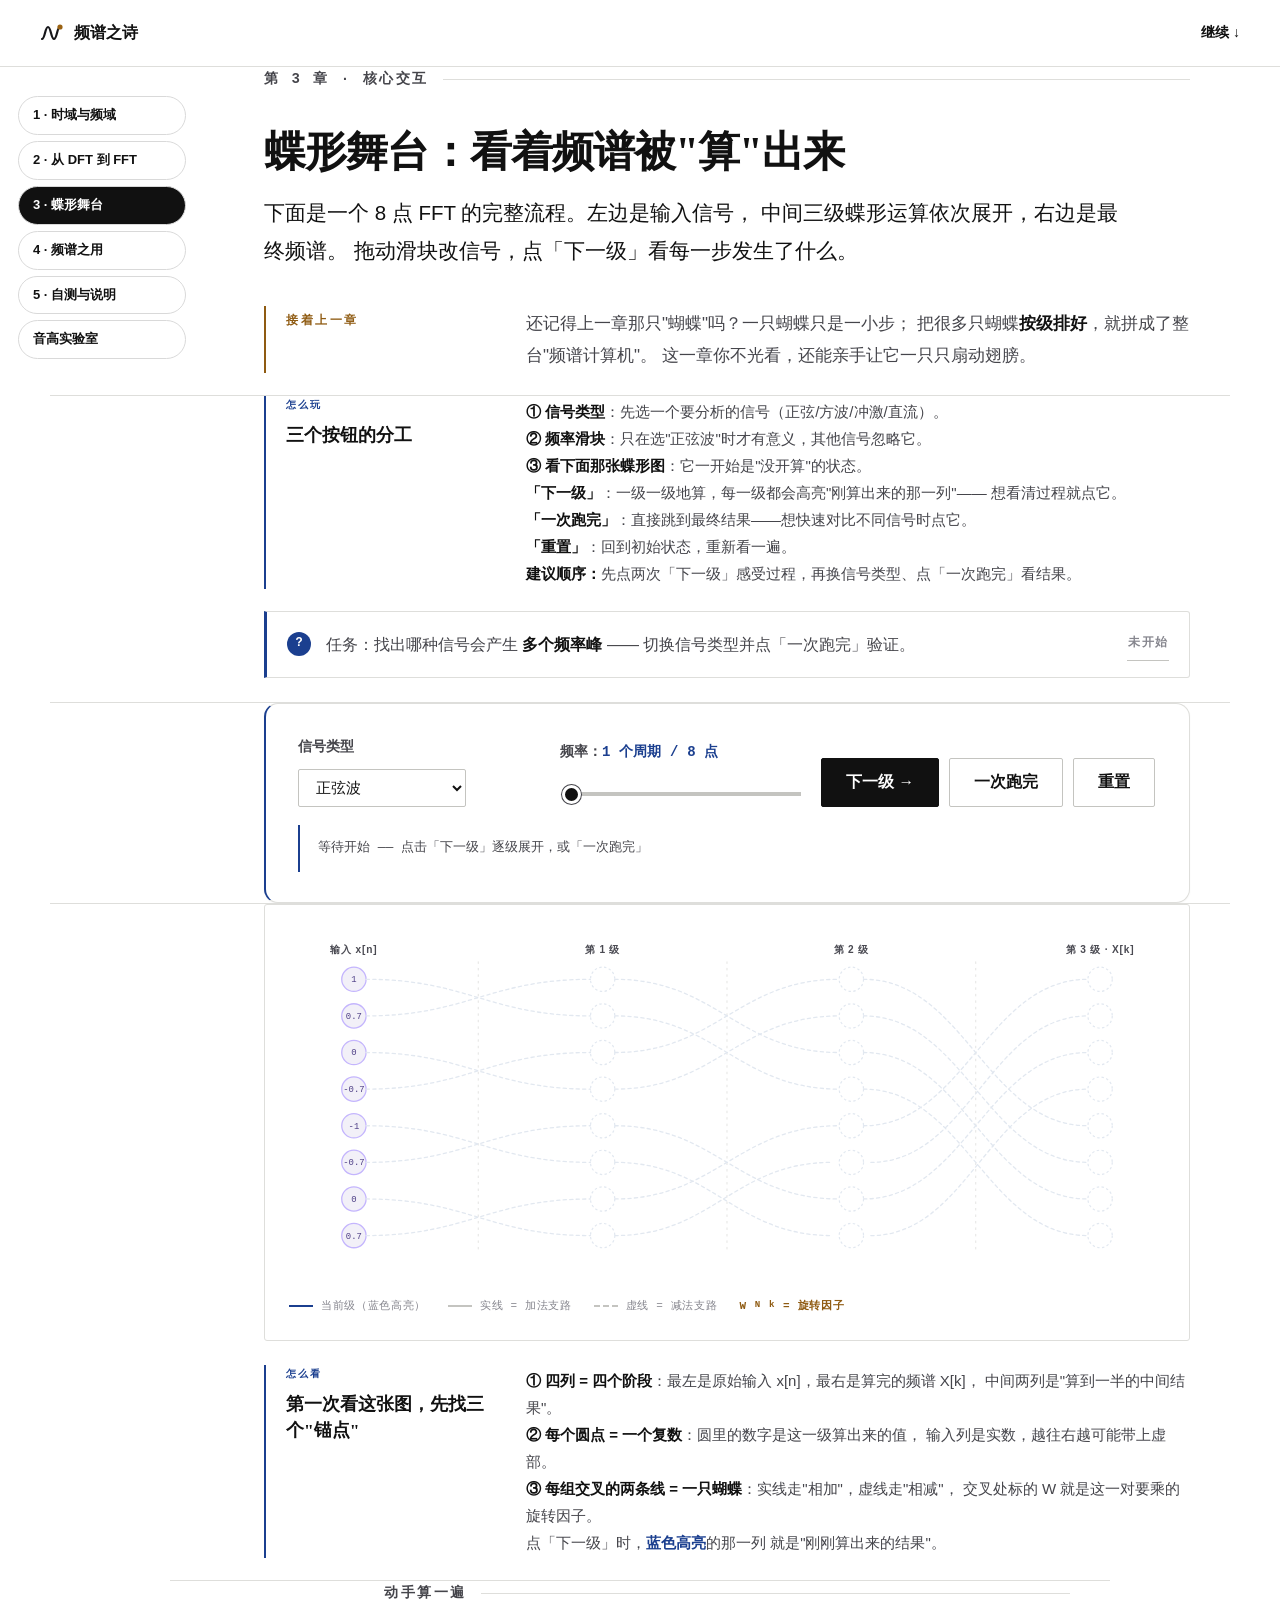
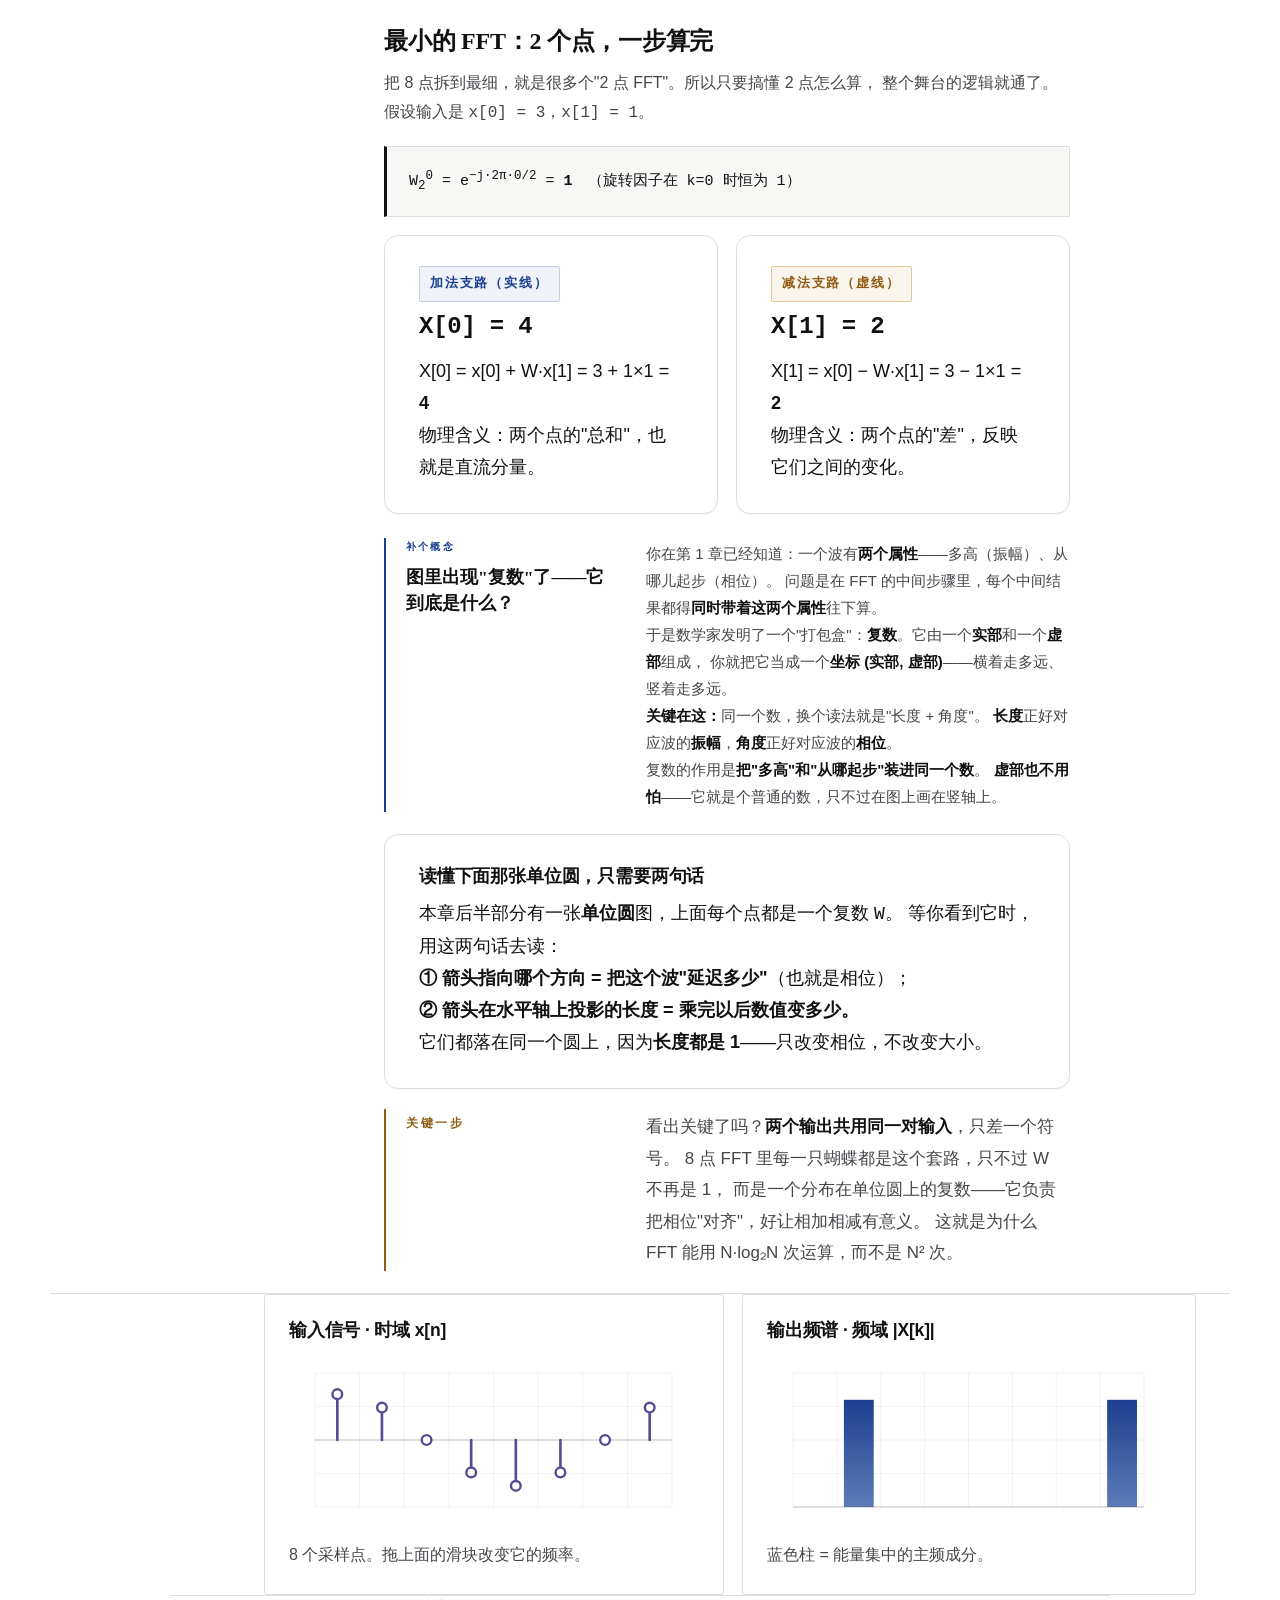
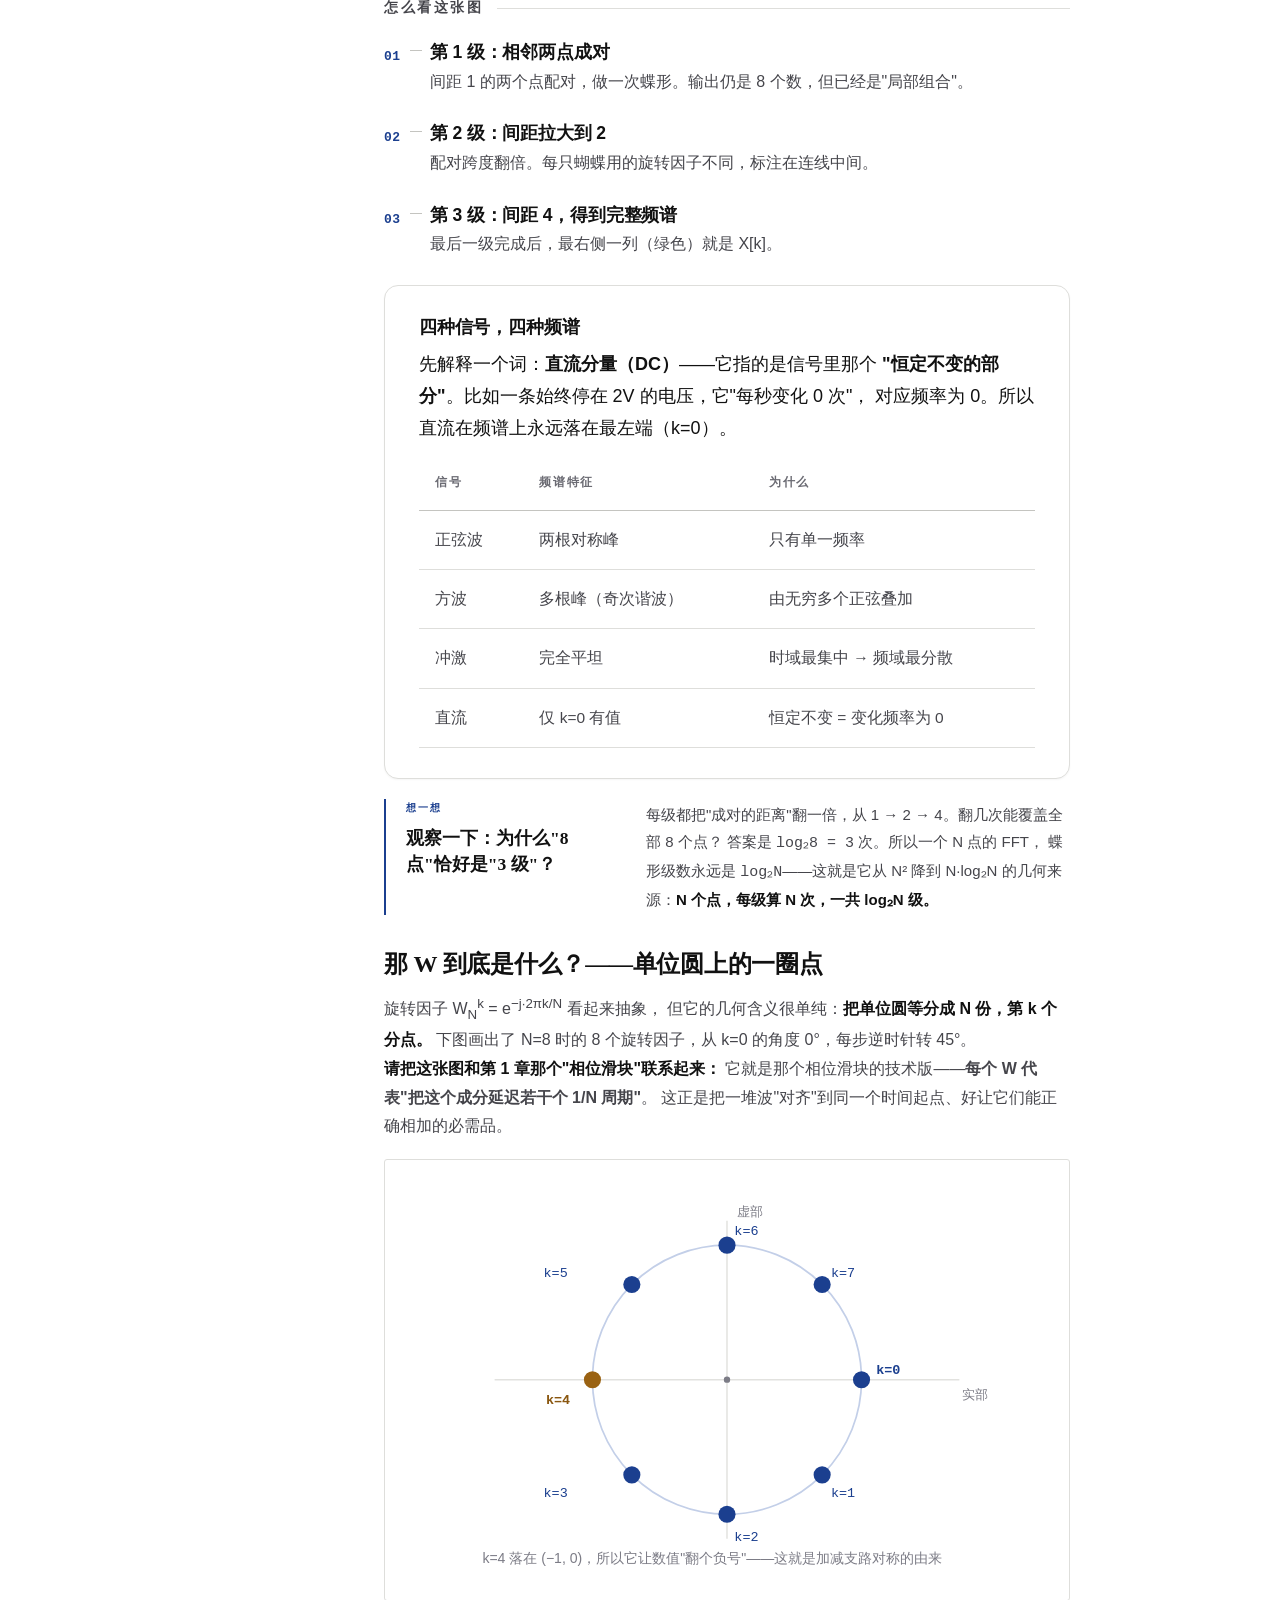
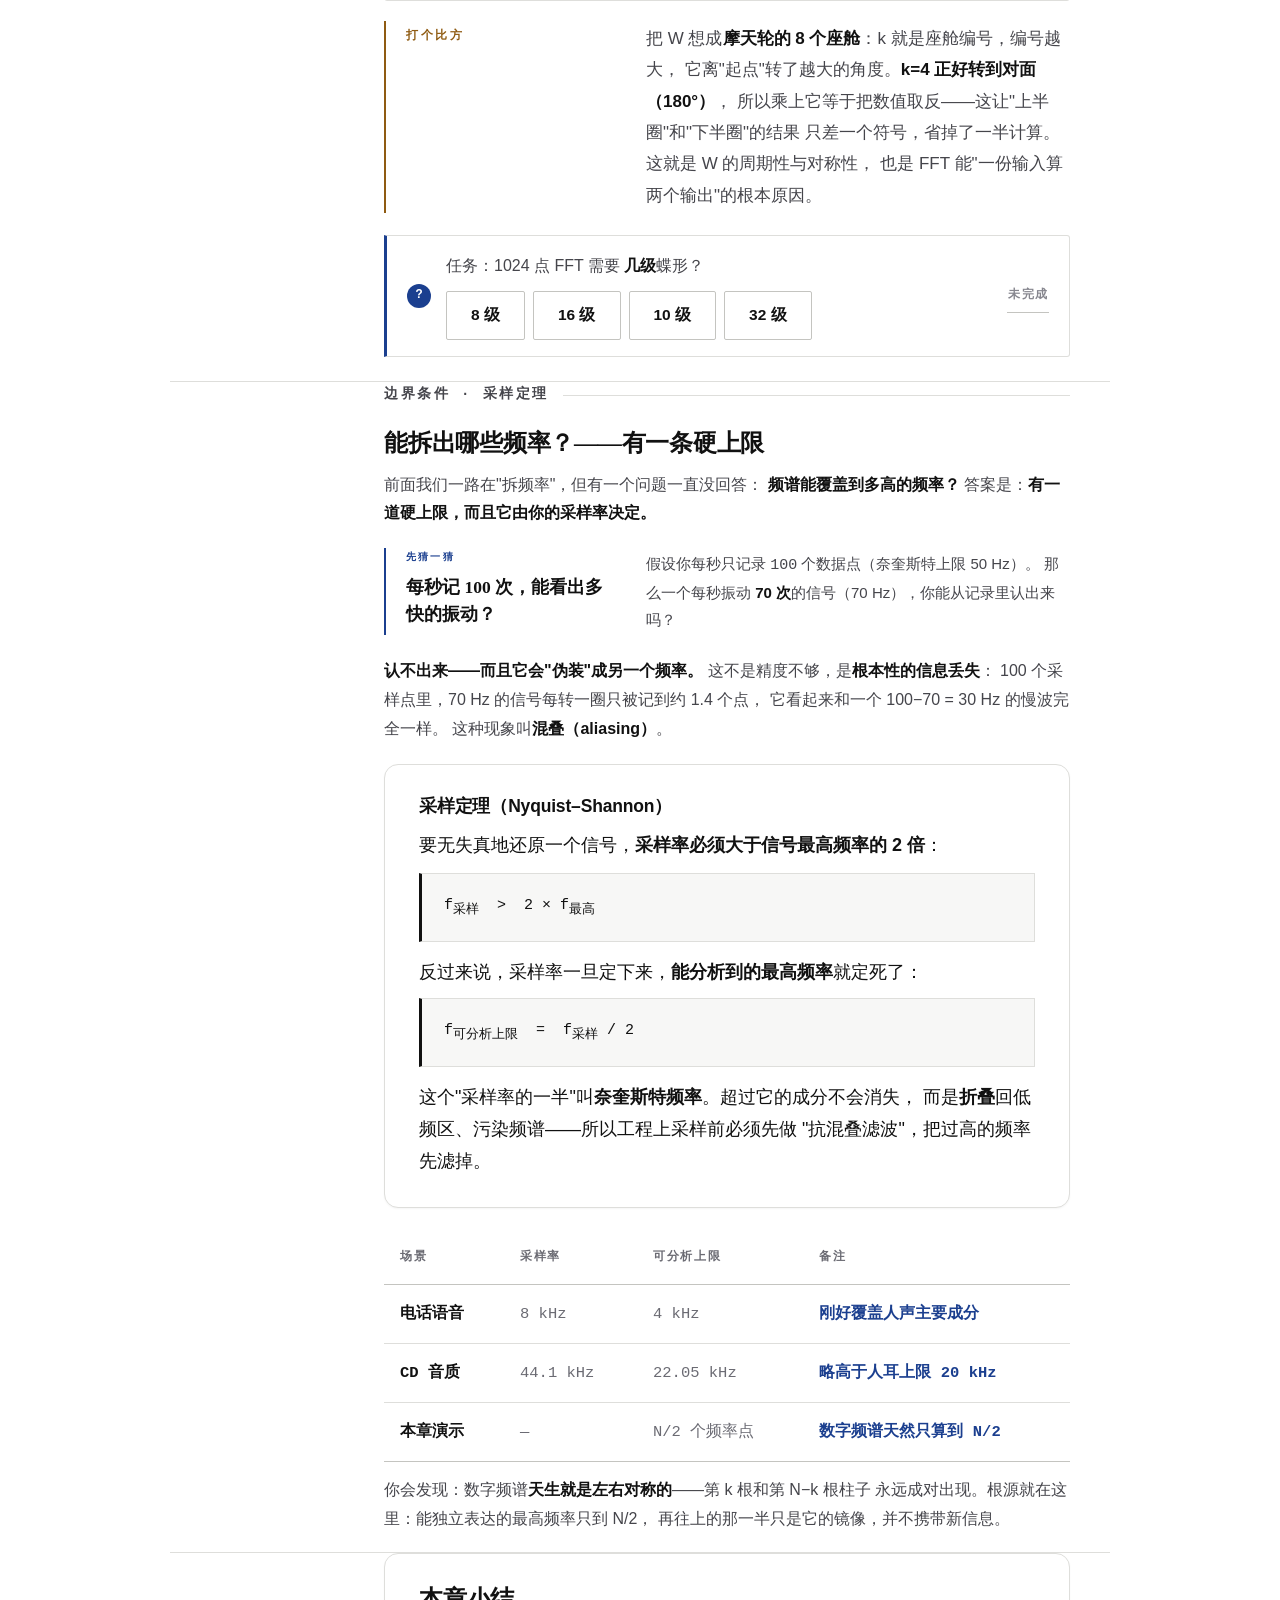
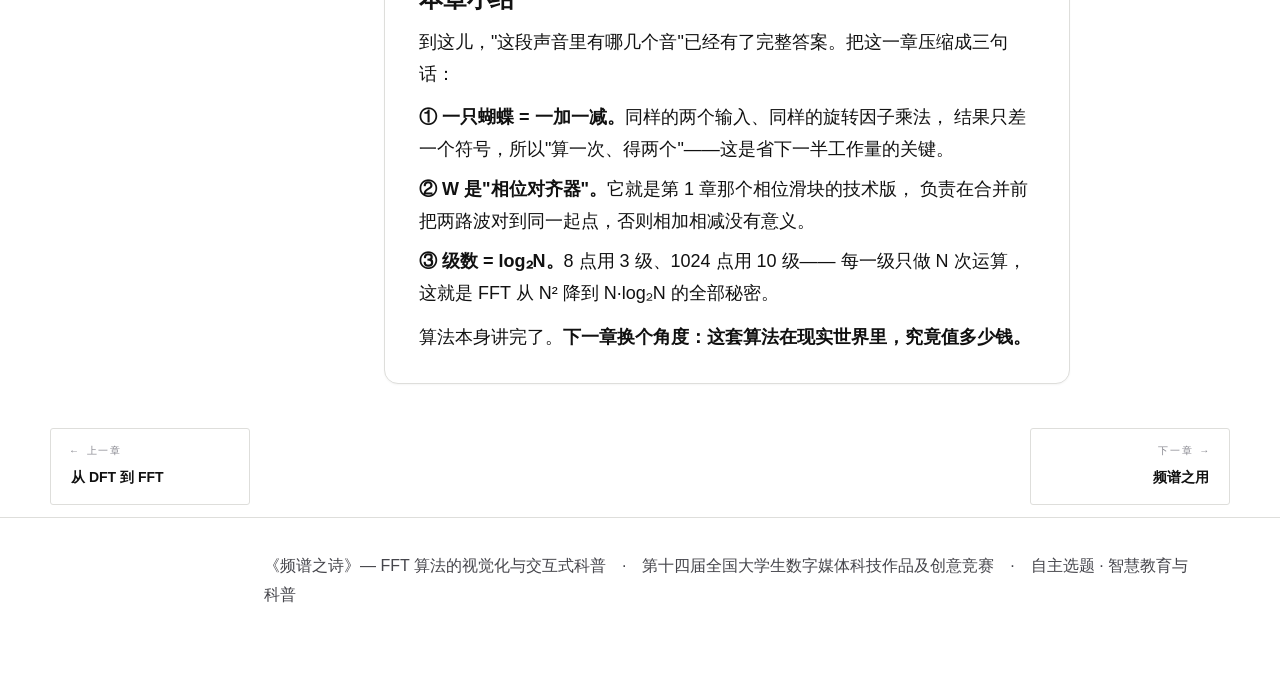
<file: chapter3.html>
<!DOCTYPE html>
<html lang="zh-CN">
<head>
<meta charset="UTF-8">
<meta name="viewport" content="width=device-width, initial-scale=1.0">
<title>第 3 章 · 蝶形舞台 — 频谱之诗</title>
<!-- __sp_head -->
<link rel="icon" href="data:image/svg+xml,%3Csvg xmlns='http://www.w3.org/2000/svg' viewBox='0 0 24 24'%3E%3Crect width='24' height='24' rx='3' fill='%2316161A'/%3E%3Cpath d='M3.5 17.5C6.2 17.5 6.2 7.5 9 7.5s2.8 10 5.5 10 2.8-10 5.5-10' stroke='%23FBFAF7' stroke-width='2.1' fill='none' stroke-linecap='round'/%3E%3Ccircle cx='20' cy='7.5' r='2.3' fill='%239A6212'/%3E%3C/svg%3E">
<meta name="theme-color" content="#FFFFFF">
<meta name="description" content="核心交互：8 点 FFT 逐级展开，拖信号、点推进，看频谱被一步一步算出来。">
<meta property="og:type" content="website">
<meta property="og:locale" content="zh_CN">
<meta property="og:title" content="第 3 章 · 蝶形舞台 — 频谱之诗">
<meta property="og:description" content="核心交互：8 点 FFT 逐级展开，拖信号、点推进，看频谱被一步一步算出来。">
<meta name="twitter:card" content="summary">
<link rel="stylesheet" href="assets/css/main.css?v=1791815400">
<style>
  .ctrl-row { display:flex; gap:22px; flex-wrap:wrap; align-items:flex-end; }
  .ctrl-row > * { flex: 1 1 180px; }
  .stage-info {
    margin-top:18px; padding:12px 0 12px 18px;
    background: transparent;
    border-left:2px solid var(--blue);
    color: var(--fg-2);
    font-family: var(--mono); font-size: 13px; line-height: 1.75;
  }
  #butterfly { min-height:340px; }
  .legend {
    display:flex; gap:22px; flex-wrap:wrap; margin-top:18px;
    font-family:var(--mono); font-size:11px; letter-spacing:.06em; color:var(--fg-4);
  }
  .legend span { display:inline-flex; align-items:center; gap:8px; }
  .legend i { width:24px; height:0; border-top:2px solid var(--line-2); display:inline-block; }
  .legend i.dash { border-top-style:dashed; }
  .legend i.cy { border-color: var(--blue); }
</style>
</head>
<body>
<header class="topbar" data-nav="3"></header>

<main>
  <section class="wrap chap-head">
    <p class="eyebrow">第 3 章 · 核心交互</p>
    <h2>蝶形舞台：看着频谱被"算"出来</h2>
    <p class="lede">
      下面是一个 8 点 FFT 的完整流程。左边是输入信号，
      中间三级蝶形运算依次展开，右边是最终频谱。
      拖动滑块改信号，点「下一级」看每一步发生了什么。
    </p>
    <div class="analogy" style="margin-top:22px">
      <div class="ai">接着上一章</div>
      <div class="at">
        还记得上一章那只"蝴蝶"吗？一只蝴蝶只是一小步；
        把很多只蝴蝶<b>按级排好</b>，就拼成了整台"频谱计算机"。
        这一章你不光看，还能亲手让它一只只扇动翅膀。
      </div>
    </div>
  </section>

  <!-- ===== 任务 ===== -->
  <section class="wrap" style="padding-top:0">
    <div class="ask" style="margin-bottom:22px">
      <p class="qt"><span class="ql">怎么玩</span>三个按钮的分工</p>
      <p class="qd">
        <strong>① 信号类型</strong>：先选一个要分析的信号（正弦/方波/冲激/直流）。<br>
        <strong>② 频率滑块</strong>：只在选"正弦波"时才有意义，其他信号忽略它。<br>
        <strong>③ 看下面那张蝶形图</strong>：它一开始是"没开算"的状态。<br>
        <strong>「下一级」</strong>：一级一级地算，每一级都会高亮"刚算出来的那一列"——
        想看清过程就点它。<br>
        <strong>「一次跑完」</strong>：直接跳到最终结果——想快速对比不同信号时点它。<br>
        <strong>「重置」</strong>：回到初始状态，重新看一遍。<br>
        <b>建议顺序：</b>先点两次「下一级」感受过程，再换信号类型、点「一次跑完」看结果。
      </p>
    </div>

    <div class="quest" data-quest="ch3" id="questBand">
      <div class="q-ico">?</div>
      <div class="q-txt">
        任务：找出哪种信号会产生 <b>多个频率峰</b> —— 切换信号类型并点「一次跑完」验证。
      </div>
      <div class="q-state">未开始</div>
    </div>
  </section>

  <!-- ===== 控制面板 ===== -->
  <section class="wrap" style="padding-top:0">
    <div class="card hi">
      <div class="ctrl-row">
        <div>
          <label class="field">信号类型</label>
          <select id="kind">
            <option value="sine">正弦波</option>
            <option value="square">方波</option>
            <option value="impulse">冲激（单个脉冲）</option>
            <option value="dc">直流（全 1）</option>
          </select>
        </div>
        <div>
          <label class="field">频率：<span class="mono" id="freqOut" style="color:var(--blue)">1 个周期 / 8 点</span></label>
          <input type="range" id="freq" min="1" max="3" value="1" step="1">
        </div>
        <div style="flex:0 0 auto;display:flex;gap:10px;flex-wrap:wrap">
          <button class="btn primary" id="btnStep">下一级 →</button>
          <button class="btn" id="btnAll">一次跑完</button>
          <button class="btn" id="btnReset">重置</button>
        </div>
      </div>
      <div class="stage-info" id="stageInfo">
        等待开始 —— 点击「下一级」逐级展开，或「一次跑完」
      </div>
    </div>
  </section>

  <!-- ===== 舞台 ===== -->
  <section class="wrap" style="padding-top:0">
    <div class="stage">
      <div class="scanline"></div>
      <div class="svg-scroll">
        <svg id="butterfly" viewBox="0 0 1080 430" role="img" aria-label="8 点 FFT 蝶形运算流程图"></svg>
      </div>
      <div class="legend">
        <span><i class="cy"></i> 当前级（蓝色高亮）</span>
        <span><i></i> 实线 = 加法支路</span>
        <span><i class="dash"></i> 虚线 = 减法支路</span>
        <span style="color:var(--amber);font-weight:700">W<sub>N</sub><sup>k</sup> = 旋转因子</span>
      </div>
    </div>

    <div class="ask" style="margin-top:24px">
      <p class="qt"><span class="ql">怎么看</span>第一次看这张图，先找三个"锚点"</p>
      <p class="qd">
        <strong>① 四列 = 四个阶段</strong>：最左是原始输入 x[n]，最右是算完的频谱 X[k]，
        中间两列是"算到一半的中间结果"。<br>
        <strong>② 每个圆点 = 一个复数</strong>：圆里的数字是这一级算出来的值，
        输入列是实数，越往右越可能带上虚部。<br>
        <strong>③ 每组交叉的两条线 = 一只蝴蝶</strong>：实线走"相加"，虚线走"相减"，
        交叉处标的 W 就是这一对要乘的旋转因子。<br>
        点「下一级」时，<span style="color:var(--blue);font-weight:700">蓝色高亮</span>的那一列
        就是"刚刚算出来的结果"。
      </p>
    </div>
  </section>

  <!-- ===== 手动算一次蝶形 ===== -->
  <section class="wrap narrow">
    <p class="eyebrow">动手算一遍</p>
    <h3>最小的 FFT：2 个点，一步算完</h3>
    <p class="muted small">
      把 8 点拆到最细，就是很多个"2 点 FFT"。所以只要搞懂 2 点怎么算，
      整个舞台的逻辑就通了。假设输入是 <span class="mono">x[0] = 3，x[1] = 1</span>。
    </p>

    <div class="formula">
      W<sub>2</sub><sup>0</sup> = e<sup>−j·2π·0/2</sup> = <strong>1</strong>　（旋转因子在 k=0 时恒为 1）
    </div>

    <div class="grid grid-2" style="margin-top:6px">
      <div class="card">
        <span class="tag blue">加法支路（实线）</span>
        <h3 class="mono" style="margin-top:10px">X[0] = 4</h3>
        <p class="small muted" style="margin:0">
          X[0] = x[0] + W·x[1] = 3 + 1×1 = <strong>4</strong><br>
          物理含义：两个点的"总和"，也就是直流分量。
        </p>
      </div>
      <div class="card">
        <span class="tag amber">减法支路（虚线）</span>
        <h3 class="mono" style="margin-top:10px">X[1] = 2</h3>
        <p class="small muted" style="margin:0">
          X[1] = x[0] − W·x[1] = 3 − 1×1 = <strong>2</strong><br>
          物理含义：两个点的"差"，反映它们之间的变化。
        </p>
      </div>
    </div>

    <div class="ask" style="margin-top:24px">
      <p class="qt"><span class="ql">补个概念</span>图里出现"复数"了——它到底是什么？</p>
      <p class="qd">
        你在第 1 章已经知道：一个波有<b>两个属性</b>——多高（振幅）、从哪儿起步（相位）。
        问题是在 FFT 的中间步骤里，每个中间结果都得<b>同时带着这两个属性</b>往下算。<br>
        于是数学家发明了一个"打包盒"：<b>复数</b>。它由一个<b>实部</b>和一个<b>虚部</b>组成，
        你就把它当成一个<b>坐标 (实部, 虚部)</b>——横着走多远、竖着走多远。<br>
        <b>关键在这：</b>同一个数，换个读法就是"长度 + 角度"。
        <b>长度</b>正好对应波的<b>振幅</b>，<b>角度</b>正好对应波的<b>相位</b>。<br>
        复数的作用是<b>把"多高"和"从哪起步"装进同一个数</b>。
        <b>虚部也不用怕</b>——它就是个普通的数，只不过在图上画在竖轴上。
      </p>
    </div>

    <div class="card" style="margin-top:18px">
      <h4 style="margin-bottom:10px">读懂下面那张单位圆，只需要两句话</h4>
      <p class="small muted" style="margin:0">
        本章后半部分有一张<b>单位圆</b>图，上面每个点都是一个复数 <span class="mono">W</span>。
        等你看到它时，用这两句话去读：<br>
        <b>① 箭头指向哪个方向 = 把这个波"延迟多少"</b>（也就是相位）；<br>
        <b>② 箭头在水平轴上投影的长度 = 乘完以后数值变多少。</b><br>
        它们都落在同一个圆上，因为<b>长度都是 1</b>——只改变相位，不改变大小。
      </p>
    </div>

    <div class="analogy" style="margin-top:20px">
      <div class="ai">关键一步</div>
      <div class="at">
        看出关键了吗？<b>两个输出共用同一对输入</b>，只差一个符号。
        8 点 FFT 里每一只蝴蝶都是这个套路，只不过 W 不再是 1，
        而是一个分布在单位圆上的复数——它负责把相位"对齐"，好让相加相减有意义。
        这就是为什么 FFT 能用 N·log₂N 次运算，而不是 N² 次。
      </div>
    </div>
  </section>

  <!-- ===== 双视图 ===== -->
  <section class="wrap" style="padding-top:0">
    <div class="grid grid-2">
      <div class="stage">
        <h4 style="margin-bottom:12px">输入信号 · 时域 x[n]</h4>
        <canvas id="waveCanvas"></canvas>
        <p class="small muted" style="margin:14px 0 0">
          8 个采样点。拖上面的滑块改变它的频率。
        </p>
      </div>
      <div class="stage">
        <h4 style="margin-bottom:12px">输出频谱 · 频域 |X[k]|</h4>
        <canvas id="specCanvas"></canvas>
        <p class="small muted" style="margin:14px 0 0">
          蓝色柱 = 能量集中的主频成分。
        </p>
      </div>
    </div>
  </section>

  <!-- ===== 解读 ===== -->
  <section class="wrap narrow">
    <p class="eyebrow">怎么看这张图</p>
    <ol class="steps">
      <li>
        <h4>第 1 级：相邻两点成对</h4>
        <p class="small muted" style="margin:4px 0 0">
          间距 1 的两个点配对，做一次蝶形。输出仍是 8 个数，但已经是"局部组合"。
        </p>
      </li>
      <li>
        <h4>第 2 级：间距拉大到 2</h4>
        <p class="small muted" style="margin:4px 0 0">
          配对跨度翻倍。每只蝴蝶用的旋转因子不同，标注在连线中间。
        </p>
      </li>
      <li>
        <h4>第 3 级：间距 4，得到完整频谱</h4>
        <p class="small muted" style="margin:4px 0 0">
          最后一级完成后，最右侧一列（绿色）就是 X[k]。
        </p>
      </li>
    </ol>

    <div class="card">
      <h4 style="margin-bottom:10px">四种信号，四种频谱</h4>
      <p class="small muted" style="margin:0 0 14px">
        先解释一个词：<strong>直流分量（DC）</strong>——它指的是信号里那个
        <strong>"恒定不变的部分"</strong>。比如一条始终停在 2V 的电压，它"每秒变化 0 次"，
        对应频率为 0。所以直流在频谱上永远落在最左端（k=0）。
      </p>
      <table style="margin-top:4px">
        <thead><tr><th>信号</th><th>频谱特征</th><th>为什么</th></tr></thead>
        <tbody>
          <tr><td>正弦波</td><td>两根对称峰</td><td>只有单一频率</td></tr>
          <tr><td>方波</td><td>多根峰（奇次谐波）</td><td>由无穷多个正弦叠加</td></tr>
          <tr><td>冲激</td><td>完全平坦</td><td>时域最集中 → 频域最分散</td></tr>
          <tr><td>直流</td><td>仅 k=0 有值</td><td>恒定不变 = 变化频率为 0</td></tr>
        </tbody>
      </table>
    </div>

    <div class="ask" style="margin-top:20px">
      <p class="qt"><span class="ql">想一想</span>观察一下：为什么"8 点"恰好是"3 级"？</p>
      <p class="qd">
        每级都把"成对的距离"翻一倍，从 1 → 2 → 4。翻几次能覆盖全部 8 个点？
        答案是 <span class="mono">log₂8 = 3</span> 次。所以一个 N 点的 FFT，
        蝶形级数永远是 <span class="mono">log₂N</span>——这就是它从 N² 降到
        N·log₂N 的几何来源：<strong>N 个点，每级算 N 次，一共 log₂N 级。</strong>
      </p>
    </div>

    <!-- 旋转因子几何 -->
    <h3 style="margin-top:34px">那 W 到底是什么？——单位圆上的一圈点</h3>
    <p class="muted small prose-flow">
      旋转因子 W<sub>N</sub><sup>k</sup> = e<sup>−j·2πk/N</sup> 看起来抽象，
      但它的几何含义很单纯：<strong>把单位圆等分成 N 份，第 k 个分点。</strong>
      下图画出了 N=8 时的 8 个旋转因子，从 k=0 的角度 0°，每步逆时针转 45°。<br>
      <strong>请把这张图和第 1 章那个"相位滑块"联系起来：</strong>
      它就是那个相位滑块的技术版——<b>每个 W 代表"把这个成分延迟若干个 1/N 周期"</b>。
      这正是把一堆波"对齐"到同一个时间起点、好让它们能正确相加的必需品。
    </p>

    <div class="stage" style="margin-top:16px">
      <div class="svg-scroll">
      <svg viewBox="0 0 520 320" role="img" aria-label="8 点旋转因子在单位圆上的分布">
        <!-- 坐标轴 -->
        <line x1="70" y1="160" x2="450" y2="160" stroke="#E2E2DF" stroke-width="1.2"/>
        <line x1="260" y1="30" x2="260" y2="290" stroke="#E2E2DF" stroke-width="1.2"/>
        <text x="452" y="176" font-size="11" fill="#7C7C86">实部</text>
        <text x="268" y="26" font-size="11" fill="#7C7C86">虚部</text>

        <!-- 单位圆 -->
        <circle cx="260" cy="160" r="110" fill="none" stroke="#C3CFE8" stroke-width="1.4"/>

        <!-- 8 个点：W_k = e^(-j·2πk/8)，虚部为负 → SVG y 轴向下故 cy 增大 -->
        <g font-family="JetBrains Mono, monospace" font-size="11">
          <!-- k=0: (1,0) -->
          <circle cx="370" cy="160" r="7" fill="#1B3F8F"/>
          <text x="382" y="155" fill="#1B3F8F" font-weight="700">k=0</text>
          <!-- k=1: (0.707,-0.707) → SVG(337.8, 237.8) -->
          <circle cx="337.8" cy="237.8" r="7" fill="#1B3F8F"/>
          <text x="345" y="256" fill="#1B3F8F">k=1</text>
          <!-- k=2: (0,-1) → SVG(260, 270) -->
          <circle cx="260" cy="270" r="7" fill="#1B3F8F"/>
          <text x="266" y="292" fill="#1B3F8F">k=2</text>
          <!-- k=3: (-0.707,-0.707) → SVG(182.2, 237.8) -->
          <circle cx="182.2" cy="237.8" r="7" fill="#1B3F8F"/>
          <text x="110" y="256" fill="#1B3F8F">k=3</text>
          <!-- k=4: (-1,0) → SVG(150,160) -->
          <circle cx="150" cy="160" r="7" fill="#9A6212"/>
          <text x="112" y="180" fill="#8A5710" font-weight="700">k=4</text>
          <!-- k=5: (-0.707,0.707) → SVG(182.2, 82.2) -->
          <circle cx="182.2" cy="82.2" r="7" fill="#1B3F8F"/>
          <text x="110" y="76" fill="#1B3F8F">k=5</text>
          <!-- k=6: (0,1) → SVG(260, 50) -->
          <circle cx="260" cy="50" r="7" fill="#1B3F8F"/>
          <text x="266" y="42" fill="#1B3F8F">k=6</text>
          <!-- k=7: (0.707,0.707) → SVG(337.8, 82.2) -->
          <circle cx="337.8" cy="82.2" r="7" fill="#1B3F8F"/>
          <text x="345" y="76" fill="#1B3F8F">k=7</text>
        </g>

        <!-- 中心 -->
        <circle cx="260" cy="160" r="2.6" fill="#7C7C86"/>
        <text x="60" y="310" font-size="11.5" fill="#7C7C86">k=4 落在 (−1, 0)，所以它让数值"翻个负号"——这就是加减支路对称的由来</text>
      </svg>
      </div>
    </div>

    <div class="analogy" style="margin-top:20px">
      <div class="ai">打个比方</div>
      <div class="at">
        把 W 想成<b>摩天轮的 8 个座舱</b>：k 就是座舱编号，编号越大，
        它离"起点"转了越大的角度。<b>k=4 正好转到对面（180°）</b>，
        所以乘上它等于把数值取反——这让"上半圈"和"下半圈"的结果
        只差一个符号，省掉了一半计算。这就是 W 的周期性与对称性，
        也是 FFT 能"一份输入算两个输出"的根本原因。
      </div>
    </div>

    <div class="quest" data-quest="ch3b" style="margin-top:20px">
      <div class="q-ico">?</div>
      <div class="q-txt">
        任务：1024 点 FFT 需要 <b>几级</b>蝶形？
        <div style="display:flex;gap:8px;flex-wrap:wrap;margin-top:12px">
          <button class="btn" data-lv="0">8 级</button>
          <button class="btn" data-lv="0">16 级</button>
          <button class="btn" data-lv="1">10 级</button>
          <button class="btn" data-lv="0">32 级</button>
        </div>
      </div>
      <div class="q-state">未完成</div>
    </div>
  </section>

  <!-- ===== 采样定理 ===== -->
  <section class="wrap narrow">
    <p class="eyebrow">边界条件 · 采样定理</p>
    <h3>能拆出哪些频率？——有一条硬上限</h3>
    <p class="muted small prose-flow">
      前面我们一路在"拆频率"，但有一个问题一直没回答：
      <strong>频谱能覆盖到多高的频率？</strong>
      答案是：<strong>有一道硬上限，而且它由你的采样率决定。</strong>
    </p>

    <div class="ask" style="margin-top:20px">
      <p class="qt"><span class="ql">先猜一猜</span>每秒记 100 次，能看出多快的振动？</p>
      <p class="qd">
        假设你每秒只记录 <span class="mono">100</span> 个数据点（奈奎斯特上限 50 Hz）。
        那么一个每秒振动 <strong>70 次</strong>的信号（70 Hz），你能从记录里认出来吗？
      </p>
    </div>

    <p class="small muted prose-flow">
      <strong>认不出来——而且它会"伪装"成另一个频率。</strong>
      这不是精度不够，是<strong>根本性的信息丢失</strong>：
      100 个采样点里，70 Hz 的信号每转一圈只被记到约 1.4 个点，
      它看起来和一个 100−70 = 30 Hz 的慢波完全一样。
      这种现象叫<strong>混叠（aliasing）</strong>。
    </p>

    <div class="card" style="margin-top:20px">
      <h4 style="margin-bottom:12px">采样定理（Nyquist–Shannon）</h4>
      <p class="small" style="margin:0 0 12px">
        要无失真地还原一个信号，<strong>采样率必须大于信号最高频率的 2 倍</strong>：
      </p>
      <div class="formula" style="margin-bottom:14px">
        f<sub>采样</sub> &nbsp;&gt;&nbsp; 2 × f<sub>最高</sub>
      </div>
      <p class="small" style="margin:0 0 10px">
        反过来说，采样率一旦定下来，<strong>能分析到的最高频率</strong>就定死了：
      </p>
      <div class="formula" style="margin-bottom:14px">
        f<sub>可分析上限</sub> &nbsp;=&nbsp; f<sub>采样</sub> / 2
      </div>
      <p class="small muted" style="margin:0">
        这个"采样率的一半"叫<strong>奈奎斯特频率</strong>。超过它的成分不会消失，
        而是<strong>折叠</strong>回低频区、污染频谱——所以工程上采样前必须先做
        "抗混叠滤波"，把过高的频率先滤掉。
      </p>
    </div>

    <table class="data" style="margin-top:24px">
      <thead>
        <tr><th>场景</th><th>采样率</th><th>可分析上限</th><th>备注</th></tr>
      </thead>
      <tbody>
        <tr><td>电话语音</td><td>8 kHz</td><td>4 kHz</td><td>刚好覆盖人声主要成分</td></tr>
        <tr><td>CD 音质</td><td>44.1 kHz</td><td>22.05 kHz</td><td>略高于人耳上限 20 kHz</td></tr>
        <tr><td>本章演示</td><td>—</td><td>N/2 个频率点</td><td>数字频谱天然只算到 N/2</td></tr>
      </tbody>
    </table>
    <p class="small muted prose-flow" style="margin-top:14px">
      你会发现：数字频谱<strong>天生就是左右对称的</strong>——第 k 根和第 N−k 根柱子
      永远成对出现。根源就在这里：能独立表达的最高频率只到 N/2，
      再往上的那一半只是它的镜像，并不携带新信息。
    </p>
  </section>

  <!-- ===== 小结 ===== -->
  <section class="wrap narrow">
    <div class="card">
      <h3>本章小结</h3>
      <p style="margin-bottom:10px">
        到这儿，"这段声音里有哪几个音"已经有了完整答案。把这一章压缩成三句话：
      </p>
      <p class="small" style="margin:0 0 8px">
        <strong>① 一只蝴蝶 = 一加一减。</strong>同样的两个输入、同样的旋转因子乘法，
        结果只差一个符号，所以"算一次、得两个"——这是省下一半工作量的关键。
      </p>
      <p class="small" style="margin:0 0 8px">
        <strong>② W 是"相位对齐器"。</strong>它就是第 1 章那个相位滑块的技术版，
        负责在合并前把两路波对到同一起点，否则相加相减没有意义。
      </p>
      <p class="small" style="margin:0 0 12px">
        <strong>③ 级数 = log₂N。</strong>8 点用 3 级、1024 点用 10 级——
        每一级只做 N 次运算，这就是 FFT 从 N² 降到 N·log₂N 的全部秘密。
      </p>
      <p style="margin-bottom:0">
        算法本身讲完了。<strong>下一章换个角度：这套算法在现实世界里，究竟值多少钱。</strong>
      </p>
    </div>
  </section>

  <div class="wrap pager">
    <a href="chapter2.html"><span class="dir">← 上一章</span><span class="ttl">从 DFT 到 FFT</span></a>
    <a class="next" href="chapter4.html"><span class="dir">下一章 →</span><span class="ttl">频谱之用</span></a>
  </div>
</main>

<footer class="site-footer"></footer>
<script src="assets/js/site.js"></script>
<script src="assets/js/butterfly.js"></script>
<script>
// 第 3 章附加任务：级数 = log₂N
(function () {
  document.querySelectorAll('[data-lv]').forEach(function (btn) {
    btn.addEventListener('click', function () {
      var ok = btn.getAttribute('data-lv') === '1';
      if (ok) {
        if (!window.Site.questDone('ch3b')) {
          window.Site.completeQuest('ch3b', '对！log₂1024 = 10，所以是 10 级');
        }
        document.querySelectorAll('[data-lv]').forEach(function (b) { b.disabled = true; });
      } else {
        window.Site.toast('提示：2 的几次方等于 1024？', '');
        btn.style.borderColor = 'var(--rose)';
      }
    });
  });
})();
</script>
</body>
</html>
</file>
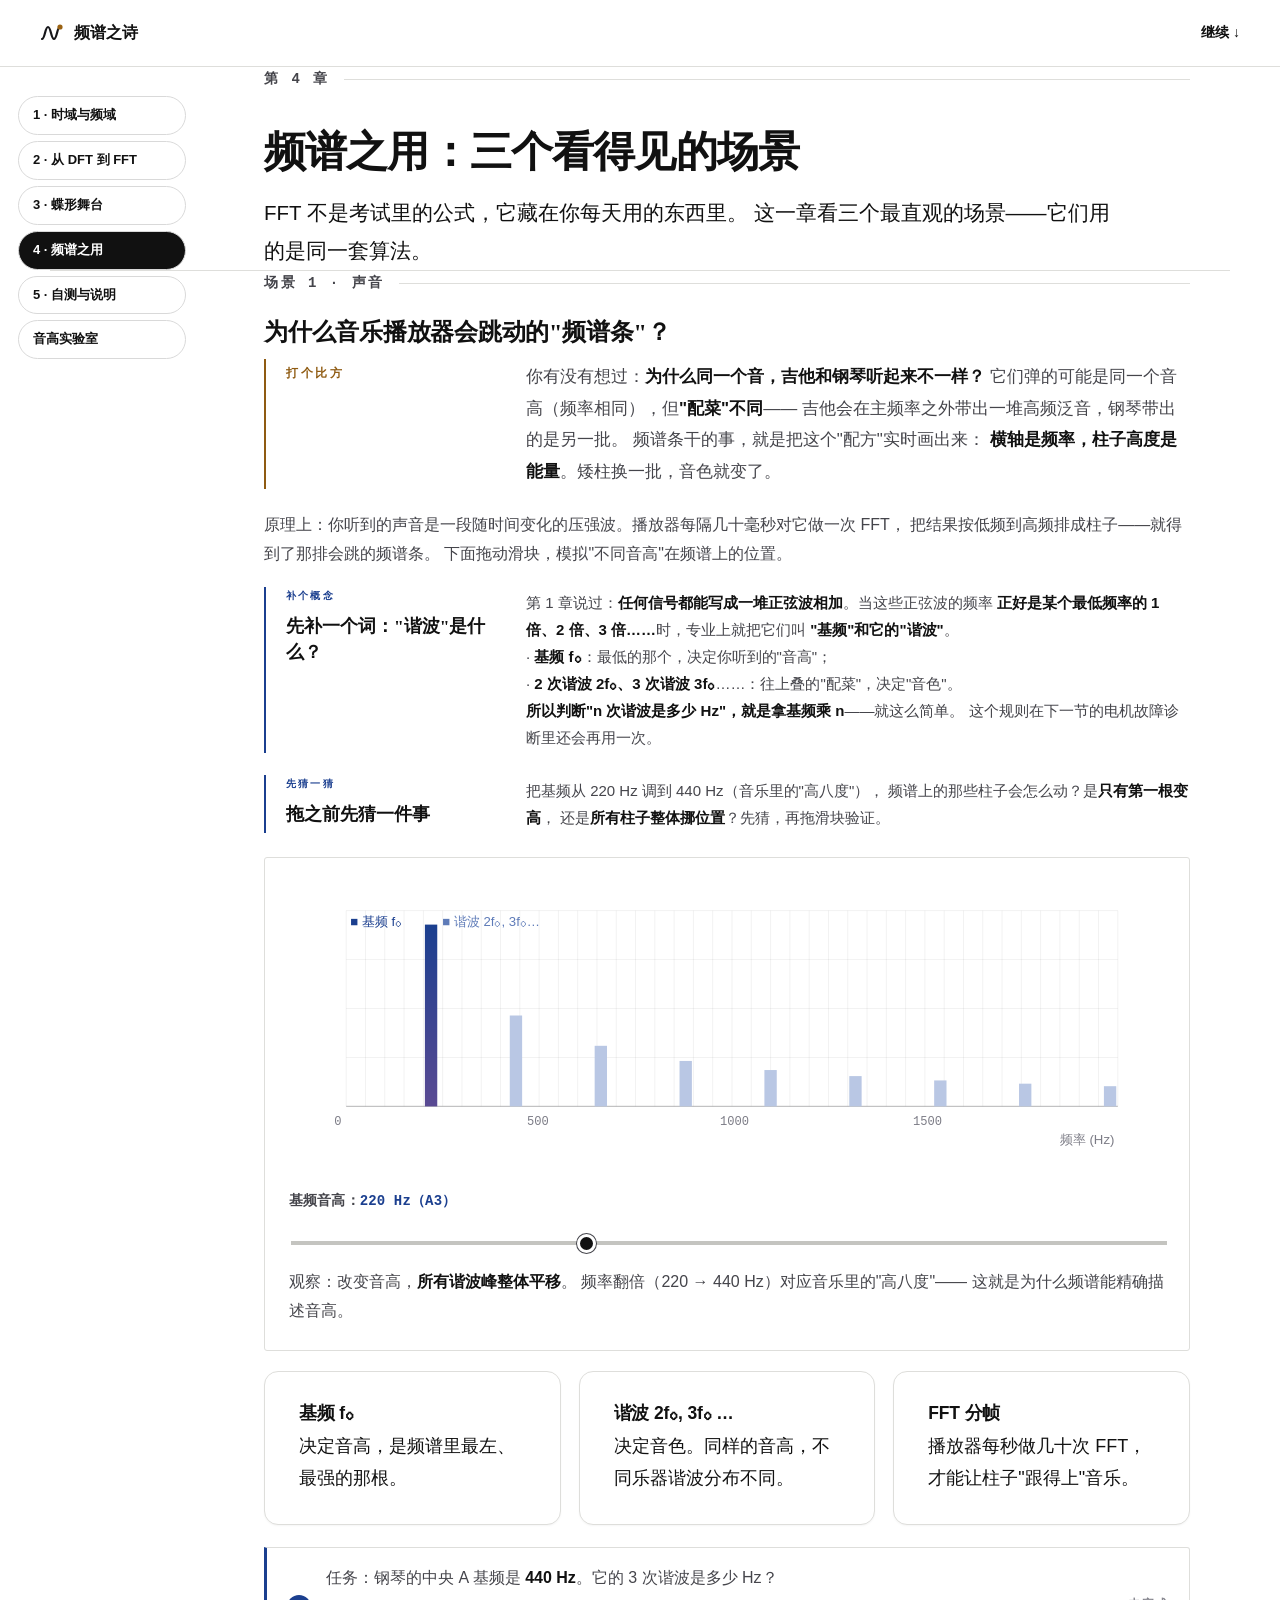
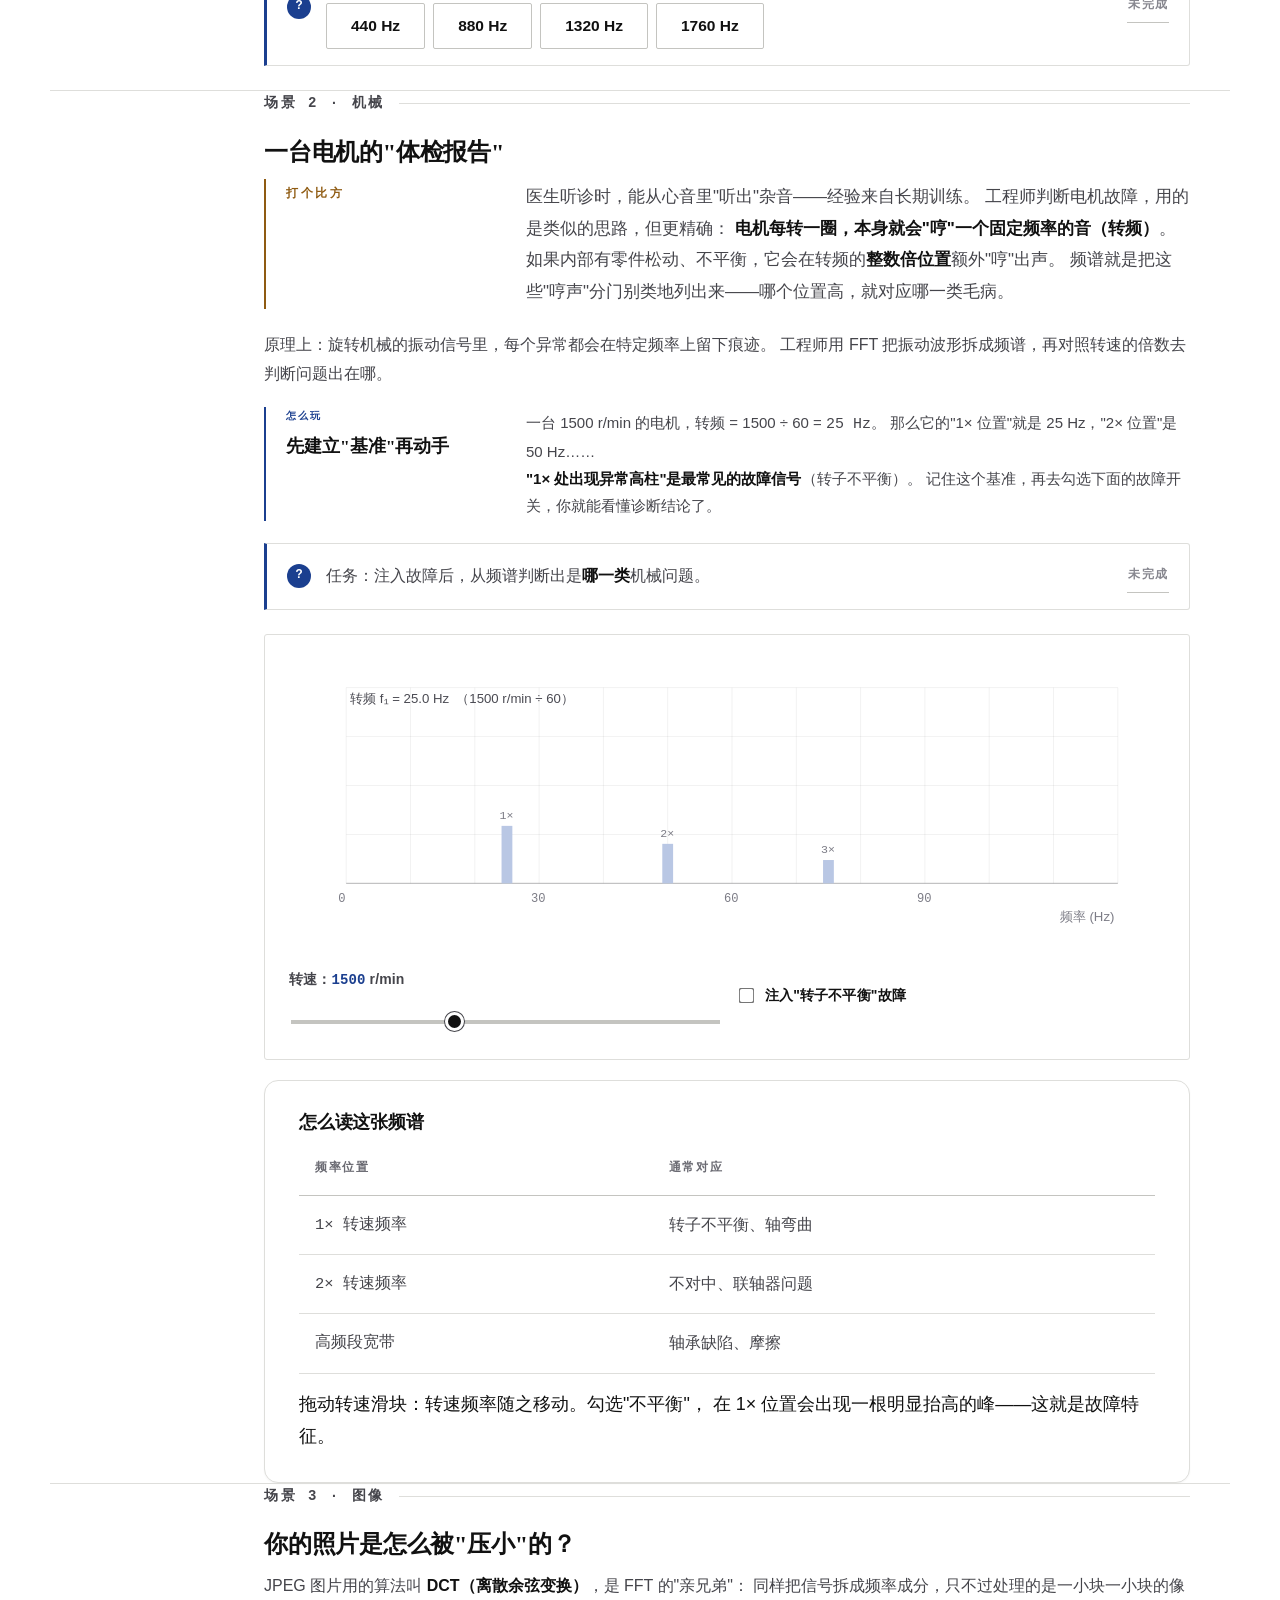
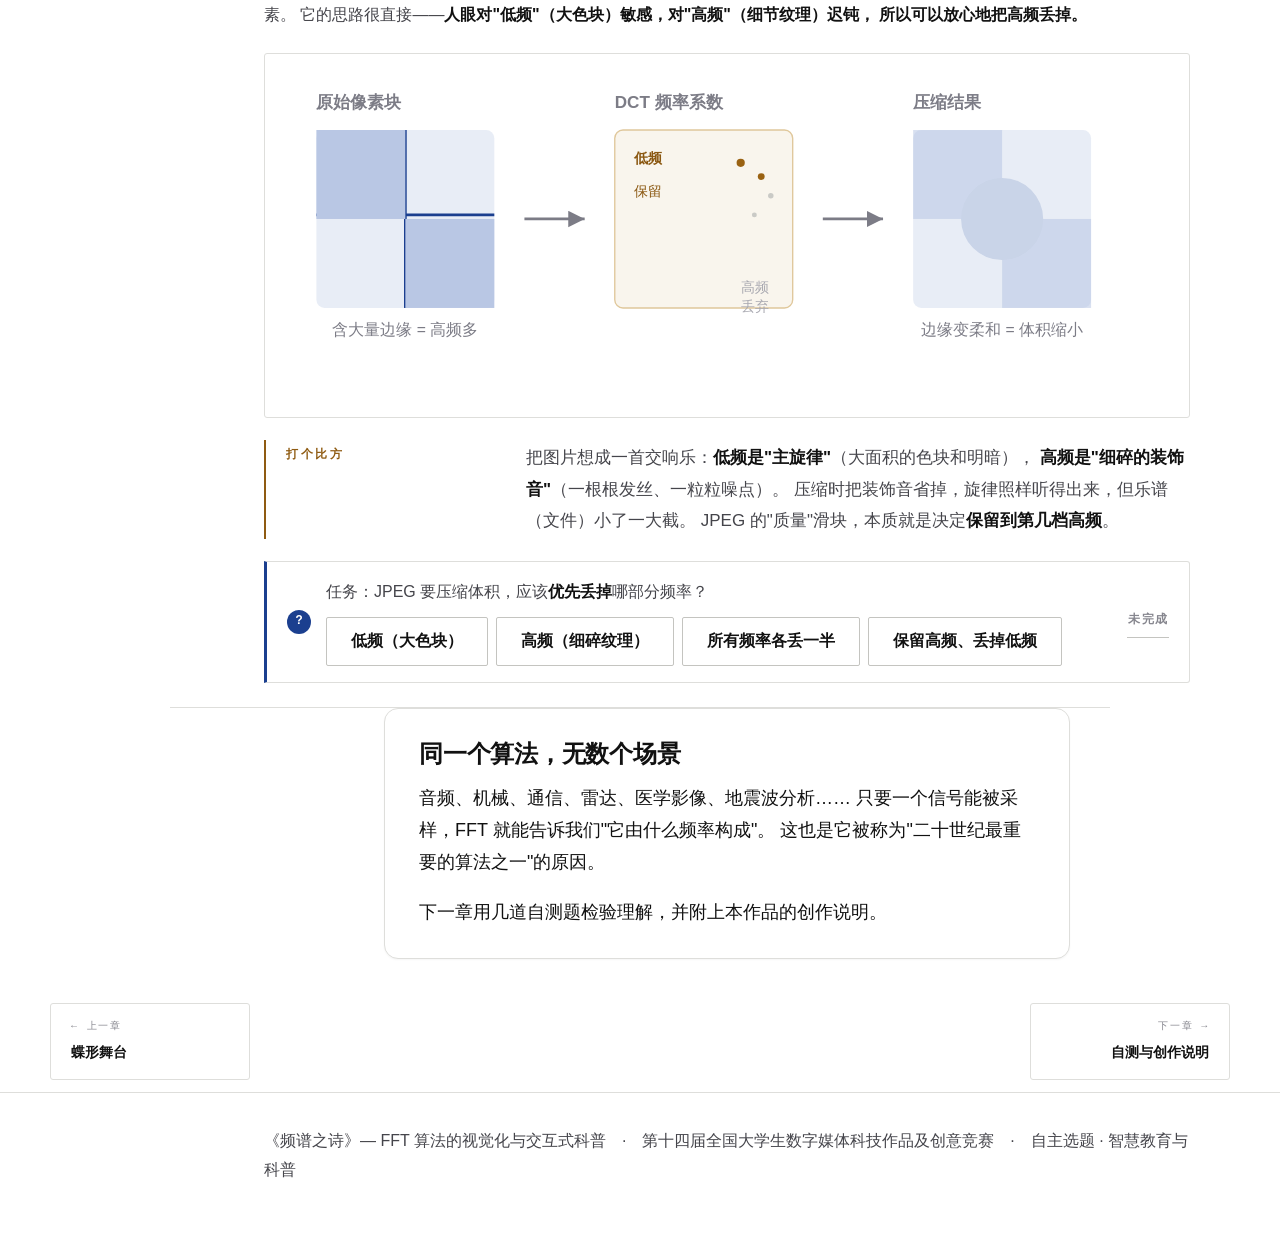
<file: chapter4.html>
<!DOCTYPE html>
<html lang="zh-CN">
<head>
<meta charset="UTF-8">
<meta name="viewport" content="width=device-width, initial-scale=1.0">
<title>第 4 章 · 频谱之用 — 频谱之诗</title>
<!-- __sp_head -->
<link rel="icon" href="data:image/svg+xml,%3Csvg xmlns='http://www.w3.org/2000/svg' viewBox='0 0 24 24'%3E%3Crect width='24' height='24' rx='3' fill='%2316161A'/%3E%3Cpath d='M3.5 17.5C6.2 17.5 6.2 7.5 9 7.5s2.8 10 5.5 10 2.8-10 5.5-10' stroke='%23FBFAF7' stroke-width='2.1' fill='none' stroke-linecap='round'/%3E%3Ccircle cx='20' cy='7.5' r='2.3' fill='%239A6212'/%3E%3C/svg%3E">
<meta name="theme-color" content="#FFFFFF">
<meta name="description" content="同一套算法完成三件事：音频谐波分析、电机转子故障诊断、JPEG 图像压缩取舍。">
<meta property="og:type" content="website">
<meta property="og:locale" content="zh_CN">
<meta property="og:title" content="第 4 章 · 频谱之用 — 频谱之诗">
<meta property="og:description" content="同一套算法完成三件事：音频谐波分析、电机转子故障诊断、JPEG 图像压缩取舍。">
<meta name="twitter:card" content="summary">
<link rel="stylesheet" href="assets/css/main.css?v=1791815400">
</head>
<body>
<header class="topbar" data-nav="4"></header>

<main>
  <section class="wrap chap-head">
    <p class="eyebrow">第 4 章</p>
    <h2>频谱之用：三个看得见的场景</h2>
    <p class="lede">
      FFT 不是考试里的公式，它藏在你每天用的东西里。
      这一章看三个最直观的场景——它们用的是同一套算法。
    </p>
  </section>

  <!-- ===== 场景 1：音频 ===== -->
  <section class="wrap">
    <p class="eyebrow">场景 1 · 声音</p>
    <h3>为什么音乐播放器会跳动的"频谱条"？</h3>

    <div class="analogy">
      <div class="ai">打个比方</div>
      <div class="at">
        你有没有想过：<b>为什么同一个音，吉他和钢琴听起来不一样？</b>
        它们弹的可能是同一个音高（频率相同），但<b>"配菜"不同</b>——
        吉他会在主频率之外带出一堆高频泛音，钢琴带出的是另一批。
        频谱条干的事，就是把这个"配方"实时画出来：
        <b>横轴是频率，柱子高度是能量</b>。矮柱换一批，音色就变了。
      </div>
    </div>

    <p class="muted small prose-flow">
      原理上：你听到的声音是一段随时间变化的压强波。播放器每隔几十毫秒对它做一次 FFT，
      把结果按低频到高频排成柱子——就得到了那排会跳的频谱条。
      下面拖动滑块，模拟"不同音高"在频谱上的位置。
    </p>

    <div class="ask" style="margin-top:16px">
      <p class="qt"><span class="ql">补个概念</span>先补一个词："谐波"是什么？</p>
      <p class="qd">
        第 1 章说过：<b>任何信号都能写成一堆正弦波相加</b>。当这些正弦波的频率
        <b>正好是某个最低频率的 1 倍、2 倍、3 倍……</b>时，专业上就把它们叫
        <b>"基频"和它的"谐波"</b>。<br>
        · <b>基频 f₀</b>：最低的那个，决定你听到的"音高"；<br>
        · <b>2 次谐波 2f₀、3 次谐波 3f₀</b>……：往上叠的"配菜"，决定"音色"。<br>
        <b>所以判断"n 次谐波是多少 Hz"，就是拿基频乘 n</b>——就这么简单。
        这个规则在下一节的电机故障诊断里还会再用一次。
      </p>
    </div>

    <div class="ask" style="margin-top:16px">
      <p class="qt"><span class="ql">先猜一猜</span>拖之前先猜一件事</p>
      <p class="qd">
        把基频从 220 Hz 调到 440 Hz（音乐里的"高八度"），
        频谱上的那些柱子会怎么动？是<b>只有第一根变高</b>，
        还是<b>所有柱子整体挪位置</b>？先猜，再拖滑块验证。
      </p>
    </div>

    <div class="stage" style="margin-top:24px">
      <canvas id="cvAudio"></canvas>
      <div style="margin-top:18px">
        <label class="field">基频音高：<span class="mono num-glow" id="lPitch">220 Hz（A3）</span></label>
        <input type="range" id="pitch" min="1" max="7" value="3" step="1">
      </div>
      <p class="small muted" style="margin:12px 0 0">
        观察：改变音高，<strong>所有谐波峰整体平移</strong>。
        频率翻倍（220 → 440 Hz）对应音乐里的"高八度"——
        这就是为什么频谱能精确描述音高。
      </p>
    </div>

    <div class="grid grid-3" style="margin-top:20px">
      <div class="card">
        <h4>基频 f₀</h4>
        <p class="small muted" style="margin:6px 0 0">决定音高，是频谱里最左、最强的那根。</p>
      </div>
      <div class="card">
        <h4>谐波 2f₀, 3f₀ …</h4>
        <p class="small muted" style="margin:6px 0 0">决定音色。同样的音高，不同乐器谐波分布不同。</p>
      </div>
      <div class="card">
        <h4>FFT 分帧</h4>
        <p class="small muted" style="margin:6px 0 0">播放器每秒做几十次 FFT，才能让柱子"跟得上"音乐。</p>
      </div>
    </div>

    <div class="quest" data-quest="ch4b" style="margin-top:22px">
      <div class="q-ico">?</div>
      <div class="q-txt">
        任务：钢琴的中央 A 基频是 <b>440 Hz</b>。它的 3 次谐波是多少 Hz？
        <div style="display:flex;gap:8px;flex-wrap:wrap;margin-top:12px">
          <button class="btn" data-harm="0">440 Hz</button>
          <button class="btn" data-harm="0">880 Hz</button>
          <button class="btn" data-harm="1">1320 Hz</button>
          <button class="btn" data-harm="0">1760 Hz</button>
        </div>
      </div>
      <div class="q-state">未完成</div>
    </div>
  </section>

  <!-- ===== 场景 2：机械振动 ===== -->
  <section class="wrap">
    <p class="eyebrow">场景 2 · 机械</p>
    <h3>一台电机的"体检报告"</h3>

    <div class="analogy">
      <div class="ai">打个比方</div>
      <div class="at">
        医生听诊时，能从心音里"听出"杂音——经验来自长期训练。
        工程师判断电机故障，用的是类似的思路，但更精确：
        <b>电机每转一圈，本身就会"哼"一个固定频率的音（转频）</b>。
        如果内部有零件松动、不平衡，它会在转频的<b>整数倍位置</b>额外"哼"出声。
        频谱就是把这些"哼声"分门别类地列出来——哪个位置高，就对应哪一类毛病。
      </div>
    </div>

    <p class="muted small prose-flow">
      原理上：旋转机械的振动信号里，每个异常都会在特定频率上留下痕迹。
      工程师用 FFT 把振动波形拆成频谱，再对照转速的倍数去判断问题出在哪。
    </p>

    <div class="ask" style="margin-top:16px">
      <p class="qt"><span class="ql">怎么玩</span>先建立"基准"再动手</p>
      <p class="qd">
        一台 1500 r/min 的电机，转频 = 1500 ÷ 60 = <span class="mono">25 Hz</span>。
        那么它的"1× 位置"就是 25 Hz，"2× 位置"是 50 Hz……<br>
        <strong>"1× 处出现异常高柱"是最常见的故障信号</strong>（转子不平衡）。
        记住这个基准，再去勾选下面的故障开关，你就能看懂诊断结论了。
      </p>
    </div>

    <div class="quest" data-quest="ch4">
      <div class="q-ico">?</div>
      <div class="q-txt">
        任务：注入故障后，从频谱判断出是<b>哪一类</b>机械问题。
      </div>
      <div class="q-state">未完成</div>
    </div>

    <div class="stage" style="margin-top:24px">
      <div class="scanline" style="z-index:3"></div>
      <canvas id="cvVib"></canvas>
      <div class="grid grid-2" style="margin-top:20px;align-items:center">
        <div>
          <label class="field">转速：<span class="mono num-glow" id="lRpm">1500</span> r/min</label>
          <input type="range" id="rpm" min="600" max="3000" value="1500" step="100">
        </div>
        <div>
          <label class="field" style="display:flex;align-items:center;gap:9px;cursor:pointer;text-transform:none;font-size:14px;color:var(--fg)">
            <input type="checkbox" id="fault" style="width:auto;accent-color:var(--rose);transform:scale(1.2)">
            <span>注入"转子不平衡"故障</span>
          </label>
        </div>
      </div>
      <div id="vibDiag" style="display:none;margin-top:16px;padding:14px 18px;border-radius:10px;
           background:var(--rose-soft);border-left:2px solid var(--rose);
           color:#8A322B;font-size:14.5px;font-weight:600"></div>
    </div>

    <div class="card" style="margin-top:20px">
      <h4 style="margin-bottom:10px">怎么读这张频谱</h4>
      <table style="margin-top:4px">
        <thead>
          <tr><th>频率位置</th><th>通常对应</th></tr>
        </thead>
        <tbody>
          <tr><td class="mono">1× 转速频率</td><td>转子不平衡、轴弯曲</td></tr>
          <tr><td class="mono">2× 转速频率</td><td>不对中、联轴器问题</td></tr>
          <tr><td class="mono">高频段宽带</td><td>轴承缺陷、摩擦</td></tr>
        </tbody>
      </table>
      <p class="small muted" style="margin:14px 0 0">
        拖动转速滑块：转速频率随之移动。勾选"不平衡"，
        在 1× 位置会出现一根明显抬高的峰——这就是故障特征。
      </p>
    </div>
  </section>

  <!-- ===== 场景 3：图像压缩 ===== -->
  <section class="wrap">
    <p class="eyebrow">场景 3 · 图像</p>
    <h3>你的照片是怎么被"压小"的？</h3>
    <p class="muted small prose-flow">
      JPEG 图片用的算法叫 <strong>DCT（离散余弦变换）</strong>，是 FFT 的"亲兄弟"：
      同样把信号拆成频率成分，只不过处理的是一小块一小块的像素。
      它的思路很直接——<strong>人眼对"低频"（大色块）敏感，对"高频"（细节纹理）迟钝，
      所以可以放心地把高频丢掉。</strong>
    </p>

    <div class="stage" style="margin-top:24px">
      <svg viewBox="0 0 640 230" role="img" aria-label="JPEG 压缩的高低频取舍示意">
        <!-- 左：原图（棋盘+渐变） -->
        <text x="20" y="22" font-size="12.5" font-weight="700" fill="#7C7C86">原始像素块</text>
        <g>
          <rect x="20" y="38" width="130" height="130" rx="6" fill="#E8EDF6"/>
          <path d="M20 100 L150 100" stroke="#1B3F8F" stroke-width="2"/>
          <path d="M85 38 L85 168" stroke="#1B3F8F" stroke-width="2"/>
          <rect x="20" y="38" width="65" height="65" fill="#B9C7E4"/>
          <rect x="85" y="103" width="65" height="65" fill="#B9C7E4"/>
          <text x="85" y="188" text-anchor="middle" font-size="11.5" fill="#7C7C86">含大量边缘 = 高频多</text>
        </g>

        <!-- 箭头 -->
        <path d="M172 103 L216 103" stroke="#7C7C86" stroke-width="2" marker-end="url(#a4)"/>
        <defs><marker id="a4" markerWidth="9" markerHeight="9" refX="6" refY="3" orient="auto"><path d="M0 0 L6 3 L0 6 z" fill="#7C7C86"/></marker></defs>

        <!-- 中：DCT 系数格 -->
        <text x="238" y="22" font-size="12.5" font-weight="700" fill="#7C7C86">DCT 频率系数</text>
        <g font-family="JetBrains Mono, monospace" font-size="10">
          <rect x="238" y="38" width="130" height="130" rx="6" fill="#F9F5ED" stroke="#E0C89C"/>
          <text x="252" y="62" fill="#8A5710" font-weight="700">低频</text>
          <text x="252" y="86" fill="#8A5710">保留</text>
          <text x="330" y="156" fill="#A8A8B0">高频</text>
          <text x="330" y="170" fill="#A8A8B0">丢弃</text>
          <circle cx="330" cy="62" r="3" fill="#9A6212"/>
          <circle cx="345" cy="72" r="2.5" fill="#9A6212"/>
          <circle cx="352" cy="86" r="2" fill="#CACAC6"/>
          <circle cx="340" cy="100" r="1.8" fill="#CACAC6"/>
        </g>

        <!-- 右：压缩后 -->
        <path d="M390 103 L434 103" stroke="#7C7C86" stroke-width="2" marker-end="url(#a4)"/>
        <text x="456" y="22" font-size="12.5" font-weight="700" fill="#7C7C86">压缩结果</text>
        <g>
          <rect x="456" y="38" width="130" height="130" rx="6" fill="#E8EDF6"/>
          <!-- 边缘变糊 -->
          <rect x="456" y="38" width="65" height="65" fill="#B9C7E4" opacity="0.55"/>
          <rect x="521" y="103" width="65" height="65" fill="#B9C7E4" opacity="0.55"/>
          <ellipse cx="521" cy="103" rx="30" ry="30" fill="#C9D4E8"/>
          <text x="521" y="188" text-anchor="middle" font-size="11.5" fill="#7C7C86">边缘变柔和 = 体积缩小</text>
        </g>
      </svg>
    </div>

    <div class="analogy" style="margin-top:22px">
      <div class="ai">打个比方</div>
      <div class="at">
        把图片想成一首交响乐：<b>低频是"主旋律"</b>（大面积的色块和明暗），
        <b>高频是"细碎的装饰音"</b>（一根根发丝、一粒粒噪点）。
        压缩时把装饰音省掉，旋律照样听得出来，但乐谱（文件）小了一大截。
        JPEG 的"质量"滑块，本质就是决定<b>保留到第几档高频</b>。
      </div>
    </div>

    <div class="quest" data-quest="ch4c" style="margin-top:20px">
      <div class="q-ico">?</div>
      <div class="q-txt">
        任务：JPEG 要压缩体积，应该<b>优先丢掉</b>哪部分频率？
        <div style="display:flex;gap:8px;flex-wrap:wrap;margin-top:12px">
          <button class="btn" data-jpg="0">低频（大色块）</button>
          <button class="btn" data-jpg="1">高频（细碎纹理）</button>
          <button class="btn" data-jpg="0">所有频率各丢一半</button>
          <button class="btn" data-jpg="0">保留高频、丢掉低频</button>
        </div>
      </div>
      <div class="q-state">未完成</div>
    </div>
  </section>

  <!-- ===== 收束 ===== -->
  <section class="wrap narrow">
    <div class="card">
      <h3>同一个算法，无数个场景</h3>
      <p>
        音频、机械、通信、雷达、医学影像、地震波分析……
        只要一个信号能被采样，FFT 就能告诉我们"它由什么频率构成"。
        这也是它被称为"二十世纪最重要的算法之一"的原因。
      </p>
      <p style="margin-bottom:0">
        下一章用几道自测题检验理解，并附上本作品的创作说明。
      </p>
    </div>
  </section>

  <div class="wrap pager">
    <a href="chapter3.html"><span class="dir">← 上一章</span><span class="ttl">蝶形舞台</span></a>
    <a class="next" href="chapter5.html"><span class="dir">下一章 →</span><span class="ttl">自测与创作说明</span></a>
  </div>
</main>

<footer class="site-footer"></footer>
<script src="assets/js/site.js"></script>
<script>
(function () {
  var S = window.Site, C = S.C;
  var U = S.U(), fs = S.fs;

  /* ---------- 场景 1：音频谐波 ---------- */
  var PITCHES = [
    { f: 110, name: '110 Hz（A2）' },
    { f: 165, name: '165 Hz（E3）' },
    { f: 220, name: '220 Hz（A3）' },
    { f: 330, name: '330 Hz（E4）' },
    { f: 440, name: '440 Hz（A4）' },
    { f: 660, name: '660 Hz（E5）' },
    { f: 880, name: '880 Hz（A5）' }
  ];

  var cvAudio = document.getElementById('cvAudio');
  function drawAudio() {
    var idx = +document.getElementById('pitch').value - 1;
    var p = PITCHES[idx];
    document.getElementById('lPitch').textContent = p.name;

    var box = cvAudio.parentNode.getBoundingClientRect();
    var w = Math.max(300, box.width - 40);
    var ctx = S.fitCanvas(cvAudio, w, Math.round(262 * U));
    S.clearDark(ctx, w, Math.round(262 * U));

    var x0 = 52 * U, y0 = 26 * U, ww = w - 104 * U, hh = 178 * U;
    var fMax = 2000, slots = 40;
    var step = ww / slots;

    S.drawGrid(ctx, { x: x0, y: y0, w: ww, h: hh }, slots, 4);
    S.drawAxis(ctx, { x: x0, y: y0, w: ww, h: hh }, y0 + hh);

    // 谐波
    var i;
    for (i = 1; i <= 10; i++) {
      var f = p.f * i;
      if (f > fMax) break;
      var pos = (f / fMax) * slots;
      var amp = 1 / i;
      var bh = amp * (hh - 14);
      var x = x0 + pos * step - step * 0.32;
      if (i === 1) {
        var g = ctx.createLinearGradient(0, y0 + hh - bh, 0, y0 + hh);
        g.addColorStop(0, C.blue); g.addColorStop(1, C.violet);
        ctx.fillStyle = g;
        ctx.fillRect(x, y0 + hh - bh, step * 0.64, bh);
      } else {
        ctx.fillStyle = '#B9C7E4';
        ctx.fillRect(x, y0 + hh - bh, step * 0.64, bh);
      }
    }

    // 轴标签
    ctx.fillStyle = C.fg3; ctx.font = fs(11) + 'px "JetBrains Mono", monospace';
    [0, 500, 1000, 1500].forEach(function (f) {
      var xx = x0 + (f / fMax) * ww;
      ctx.fillText(f, xx - 12, y0 + hh + 19);
    });
    ctx.font = fs(12) + 'px sans-serif';
    ctx.fillText('频率 (Hz)', x0 + ww - 58, y0 + hh + 38);
    ctx.fillStyle = C.blue; ctx.fillText('■ 基频 f₀', x0 + 4, y0 + 15);
    ctx.fillStyle = '#5E7BB8'; ctx.fillText('■ 谐波 2f₀, 3f₀…', x0 + 96, y0 + 15);
  }

  /* ---------- 场景 2：机械振动 ---------- */
  var cvVib = document.getElementById('cvVib');
  function drawVib() {
    var rpm = +document.getElementById('rpm').value;
    var fault = document.getElementById('fault').checked;
    document.getElementById('lRpm').textContent = rpm;

    var f1 = rpm / 60;   // 转频 Hz
    var box = cvVib.parentNode.getBoundingClientRect();
    var w = Math.max(300, box.width - 40);
    var ctx = S.fitCanvas(cvVib, w, Math.round(262 * U));
    S.clearDark(ctx, w, Math.round(262 * U));

    var x0 = 52 * U, y0 = 26 * U, ww = w - 104 * U, hh = 178 * U;
    var fMax = 120, slots = 60;
    var step = ww / slots;

    S.drawGrid(ctx, { x: x0, y: y0, w: ww, h: hh }, 12, 4);
    S.drawAxis(ctx, { x: x0, y: y0, w: ww, h: hh }, y0 + hh);

    // 峰：1x, 2x, 3x, 5x
    var peaks = [
      { f: f1,     a: fault ? 1.0 : 0.32, hl: fault, lbl: '1×' },
      { f: 2 * f1, a: 0.22, hl: false, lbl: '2×' },
      { f: 3 * f1, a: 0.13, hl: false, lbl: '3×' },
      { f: 5 * f1, a: 0.08, hl: false, lbl: '5×' }
    ];
    var i;
    for (i = 0; i < peaks.length; i++) {
      var pk = peaks[i];
      if (pk.f > fMax) continue;
      var pos = (pk.f / fMax) * slots;
      var bh = Math.min(1, pk.a) * (hh - 16);
      var x = x0 + pos * step - step * 0.42;
      if (pk.hl) {
        var g2 = ctx.createLinearGradient(0, y0 + hh - bh, 0, y0 + hh);
        g2.addColorStop(0, C.red); g2.addColorStop(1, '#8A322B');
        ctx.fillStyle = g2;
        ctx.fillRect(x, y0 + hh - bh, step * 0.84, bh);
      } else {
        ctx.fillStyle = '#B9C7E4';
        ctx.fillRect(x, y0 + hh - bh, step * 0.84, bh);
      }
      ctx.fillStyle = pk.hl ? C.red : C.fg3;
      ctx.font = fs(10.5) + 'px "JetBrains Mono", monospace';
      ctx.fillText(pk.lbl, x - 2, y0 + hh - bh - 7);
    }

    ctx.fillStyle = C.fg3; ctx.font = fs(11) + 'px "JetBrains Mono", monospace';
    [0, 30, 60, 90].forEach(function (f) {
      var xx = x0 + (f / fMax) * ww;
      ctx.fillText(f, xx - 8, y0 + hh + 19);
    });
    ctx.font = fs(12) + 'px sans-serif';
    ctx.fillText('频率 (Hz)', x0 + ww - 58, y0 + hh + 38);

    // 转频提示
    ctx.fillStyle = C.fg2; ctx.font = fs(12) + 'px sans-serif';
    ctx.fillText('转频 f₁ = ' + f1.toFixed(1) + ' Hz  （' + rpm + ' r/min ÷ 60）', x0 + 4, y0 + 15);

    // 诊断结论
    var diag = document.getElementById('vibDiag');
    if (diag) {
      if (fault) {
        diag.style.display = 'block';
        diag.innerHTML = '<strong>诊断结论</strong>：1× 转速频率处出现显著尖峰（' +
          f1.toFixed(1) + ' Hz），2×/3× 相对较弱 —— 这是<strong>转子不平衡</strong>的典型特征。' +
          '如果 2× 明显高于 1×，则应怀疑<strong>轴系不对中</strong>。';
        if (!S.questDone('ch4')) {
          S.completeQuest('ch4', '诊断完成！你刚刚用频谱定位了一个机械故障');
        }
      } else {
        diag.style.display = 'none';
      }
    }
  }

  document.getElementById('pitch').addEventListener('input', drawAudio);
  document.getElementById('rpm').addEventListener('input', drawVib);
  document.getElementById('fault').addEventListener('change', drawVib);

  // 谐波任务
  document.querySelectorAll('[data-harm]').forEach(function (btn) {
    btn.addEventListener('click', function () {
      var ok = btn.getAttribute('data-harm') === '1';
      if (ok) {
        if (!S.questDone('ch4b')) {
          S.completeQuest('ch4b', '对！3 次谐波 = 3 × 440 = 1320 Hz');
        }
        document.querySelectorAll('[data-harm]').forEach(function (b) { b.disabled = true; });
      } else {
        S.toast('提示：n 次谐波 = n × 基频', '');
        btn.style.borderColor = 'var(--rose)';
      }
    });
  });

  // JPEG 压缩任务
  document.querySelectorAll('[data-jpg]').forEach(function (btn) {
    btn.addEventListener('click', function () {
      var ok = btn.getAttribute('data-jpg') === '1';
      if (ok) {
        if (!S.questDone('ch4c')) {
          S.completeQuest('ch4c', '没错！人眼对高频不敏感，丢掉它最划算');
        }
        document.querySelectorAll('[data-jpg]').forEach(function (b) { b.disabled = true; });
      } else {
        S.toast('想想：人眼对什么样的细节最不敏感？', '');
        btn.style.borderColor = 'var(--rose)';
      }
    });
  });

  function redraw() { drawAudio(); drawVib(); }
  window.addEventListener('resize', redraw);
  if (document.readyState === 'loading') {
    document.addEventListener('DOMContentLoaded', redraw);
  } else { redraw(); }
})();
</script>
</body>
</html>
</file>
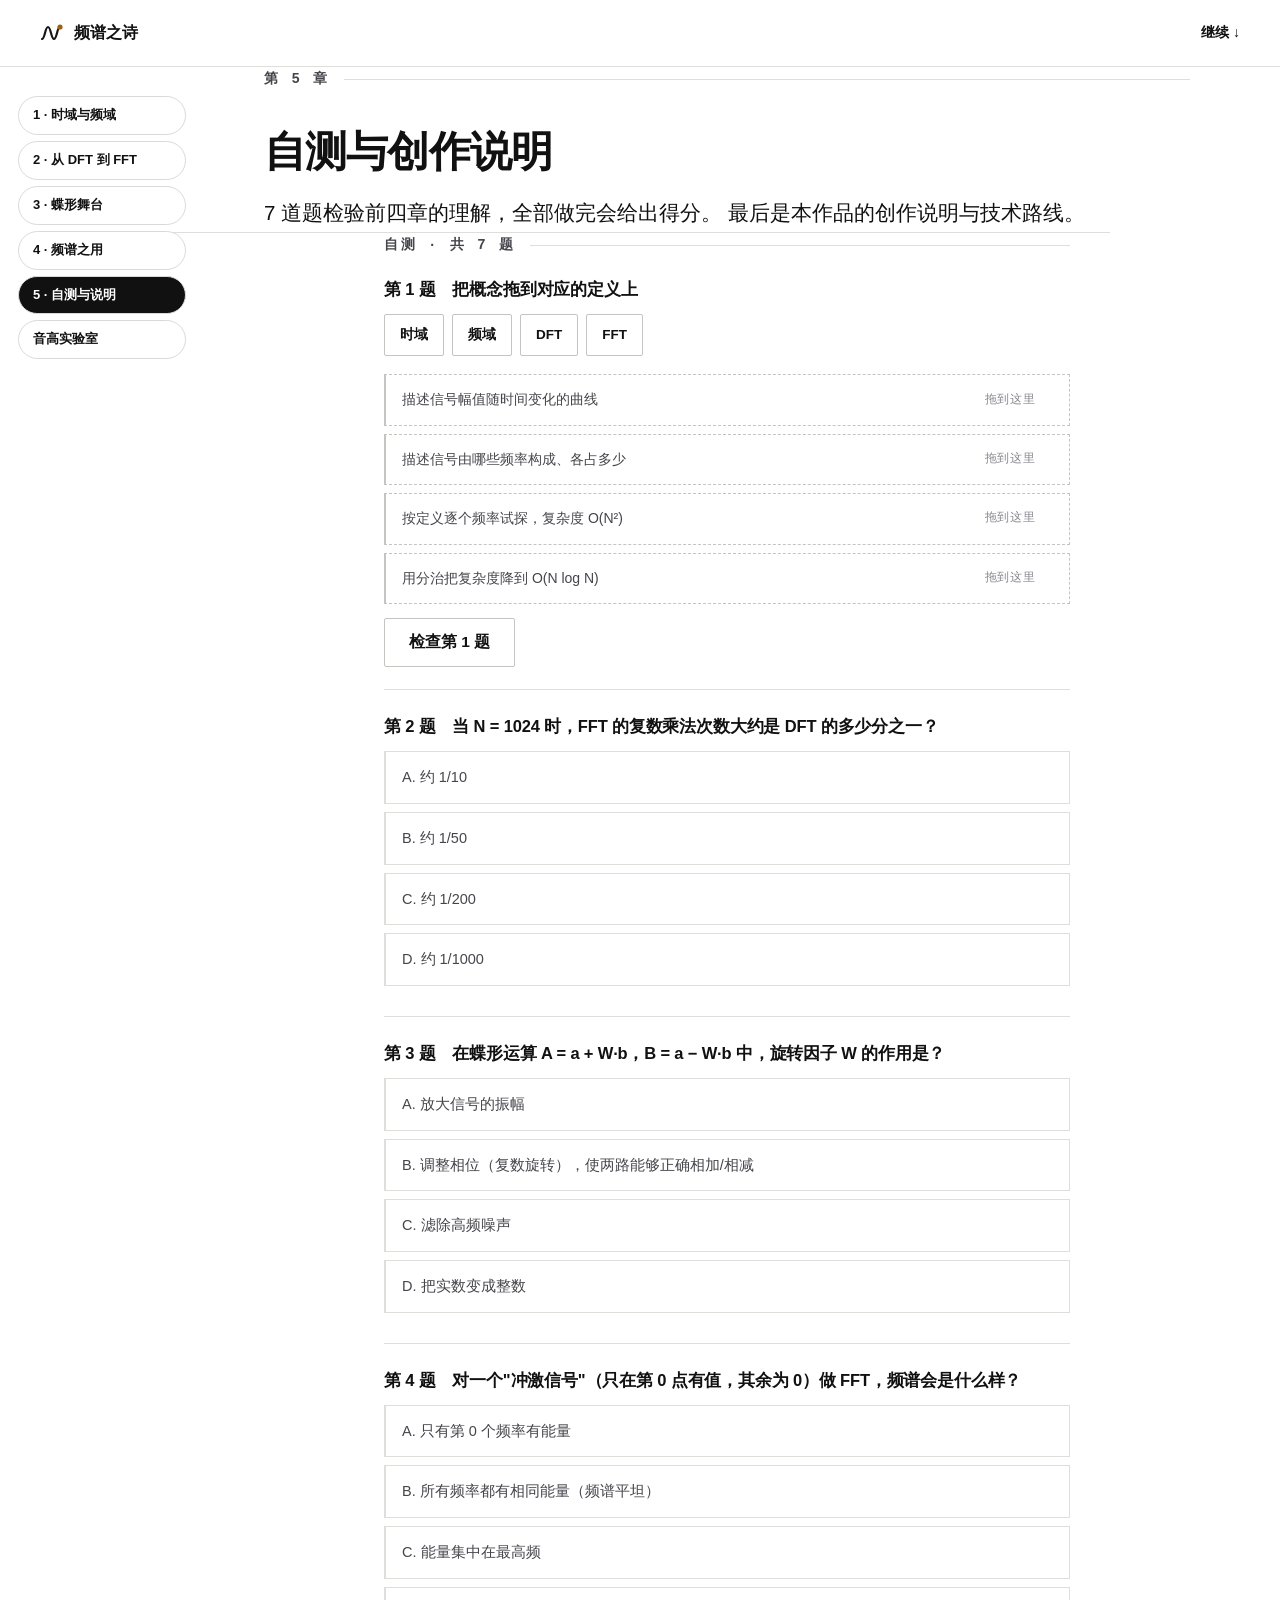
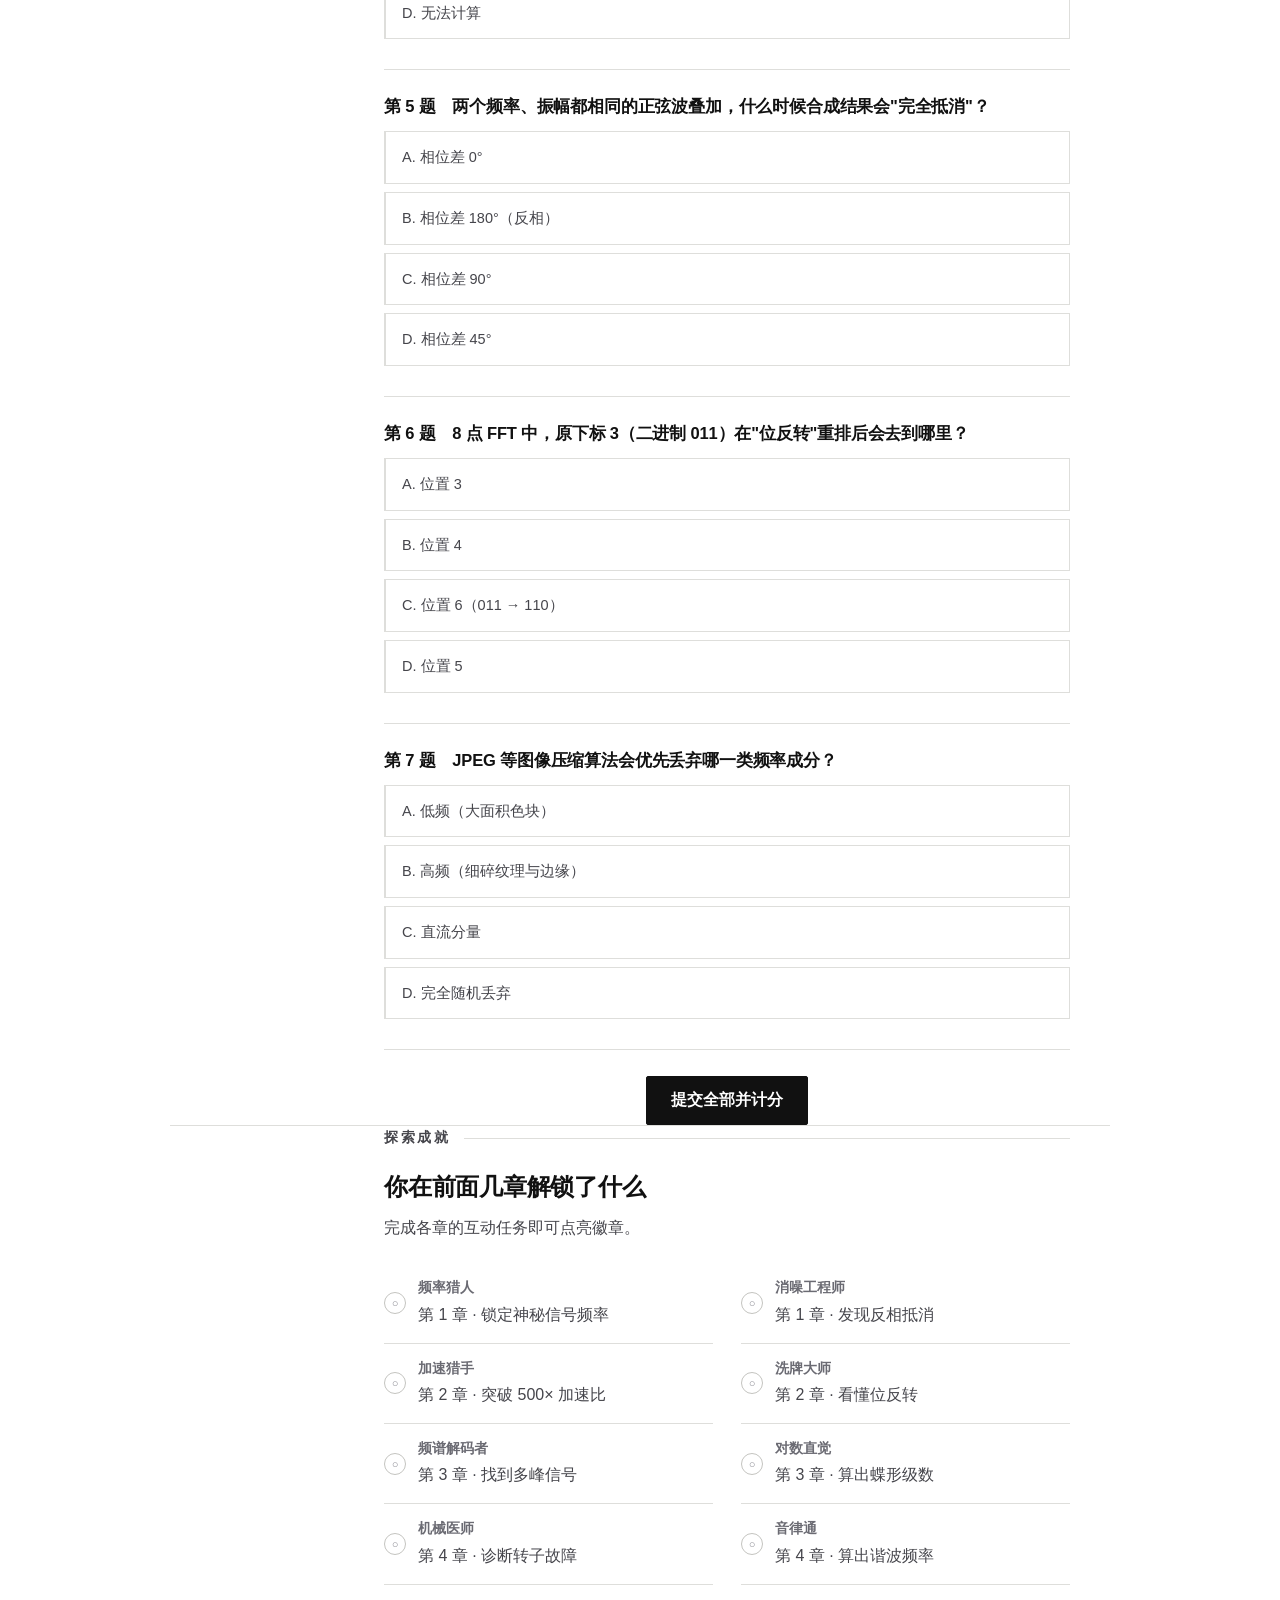
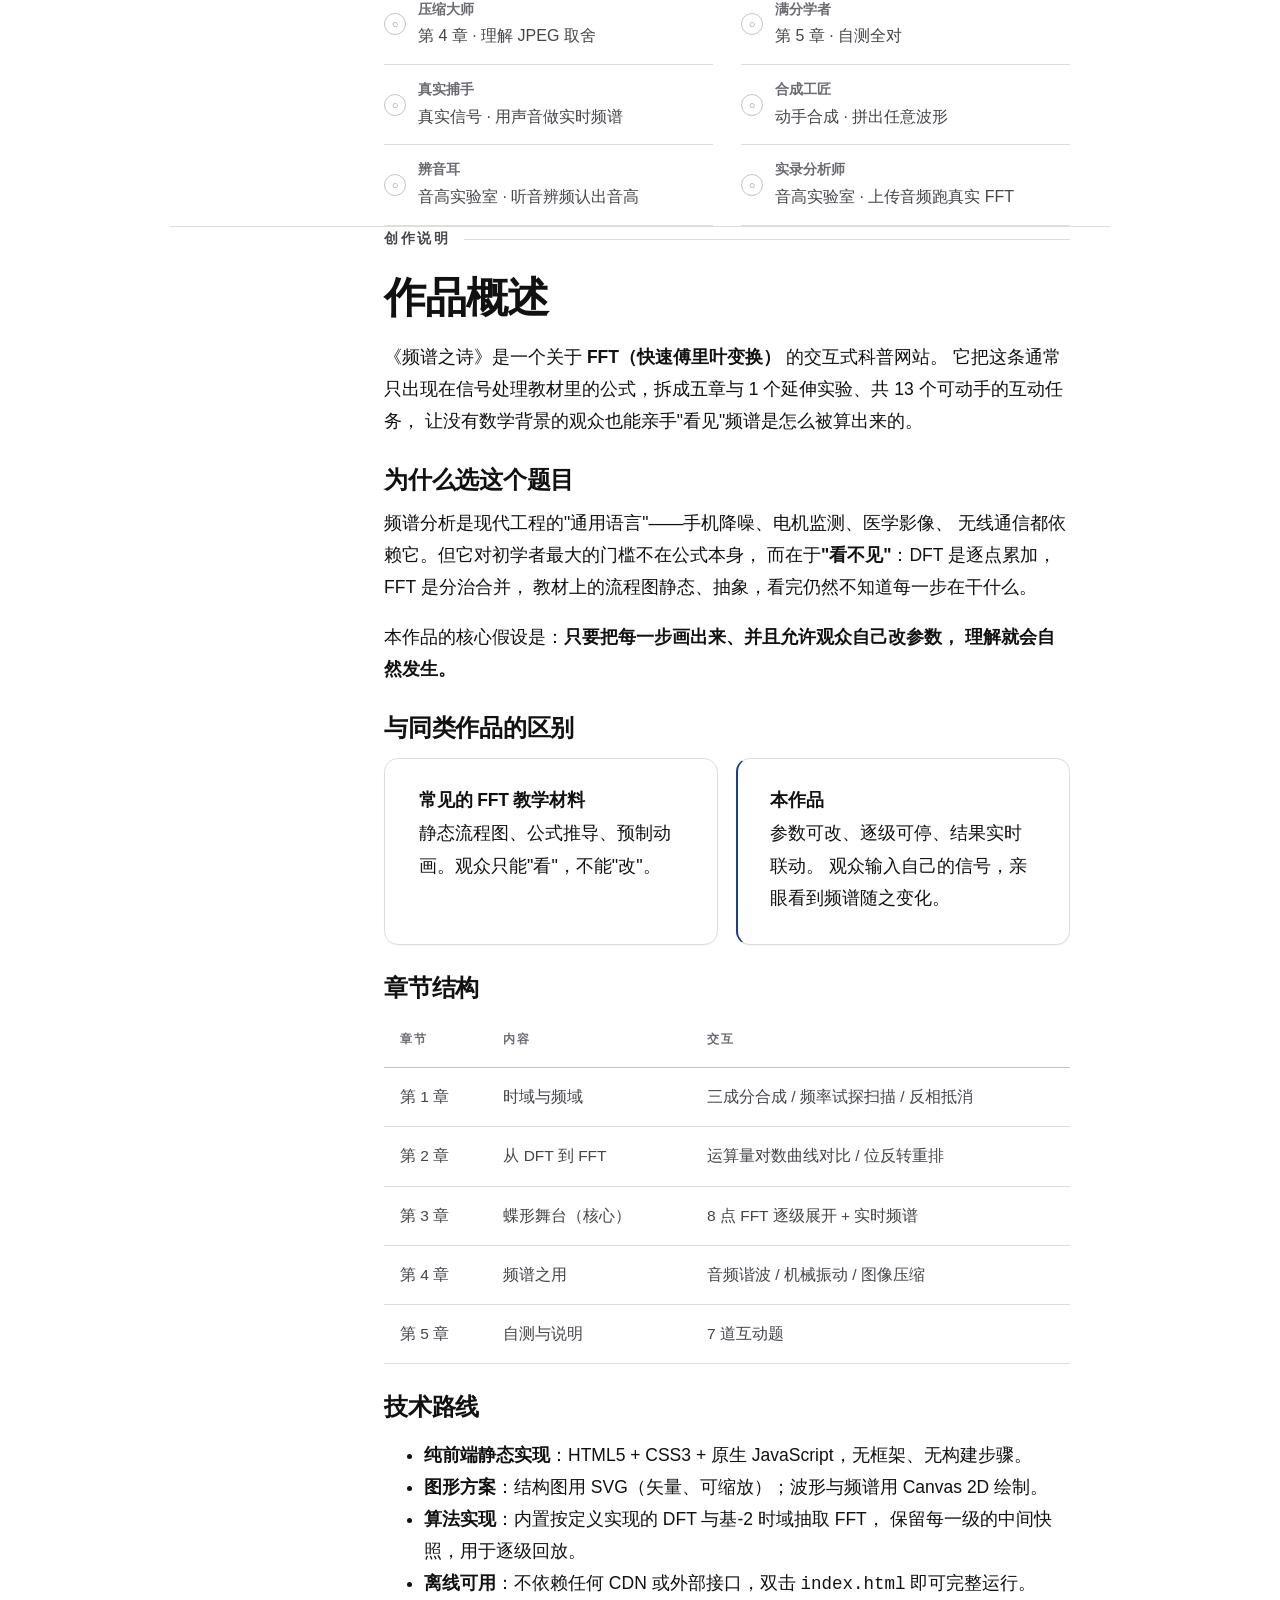
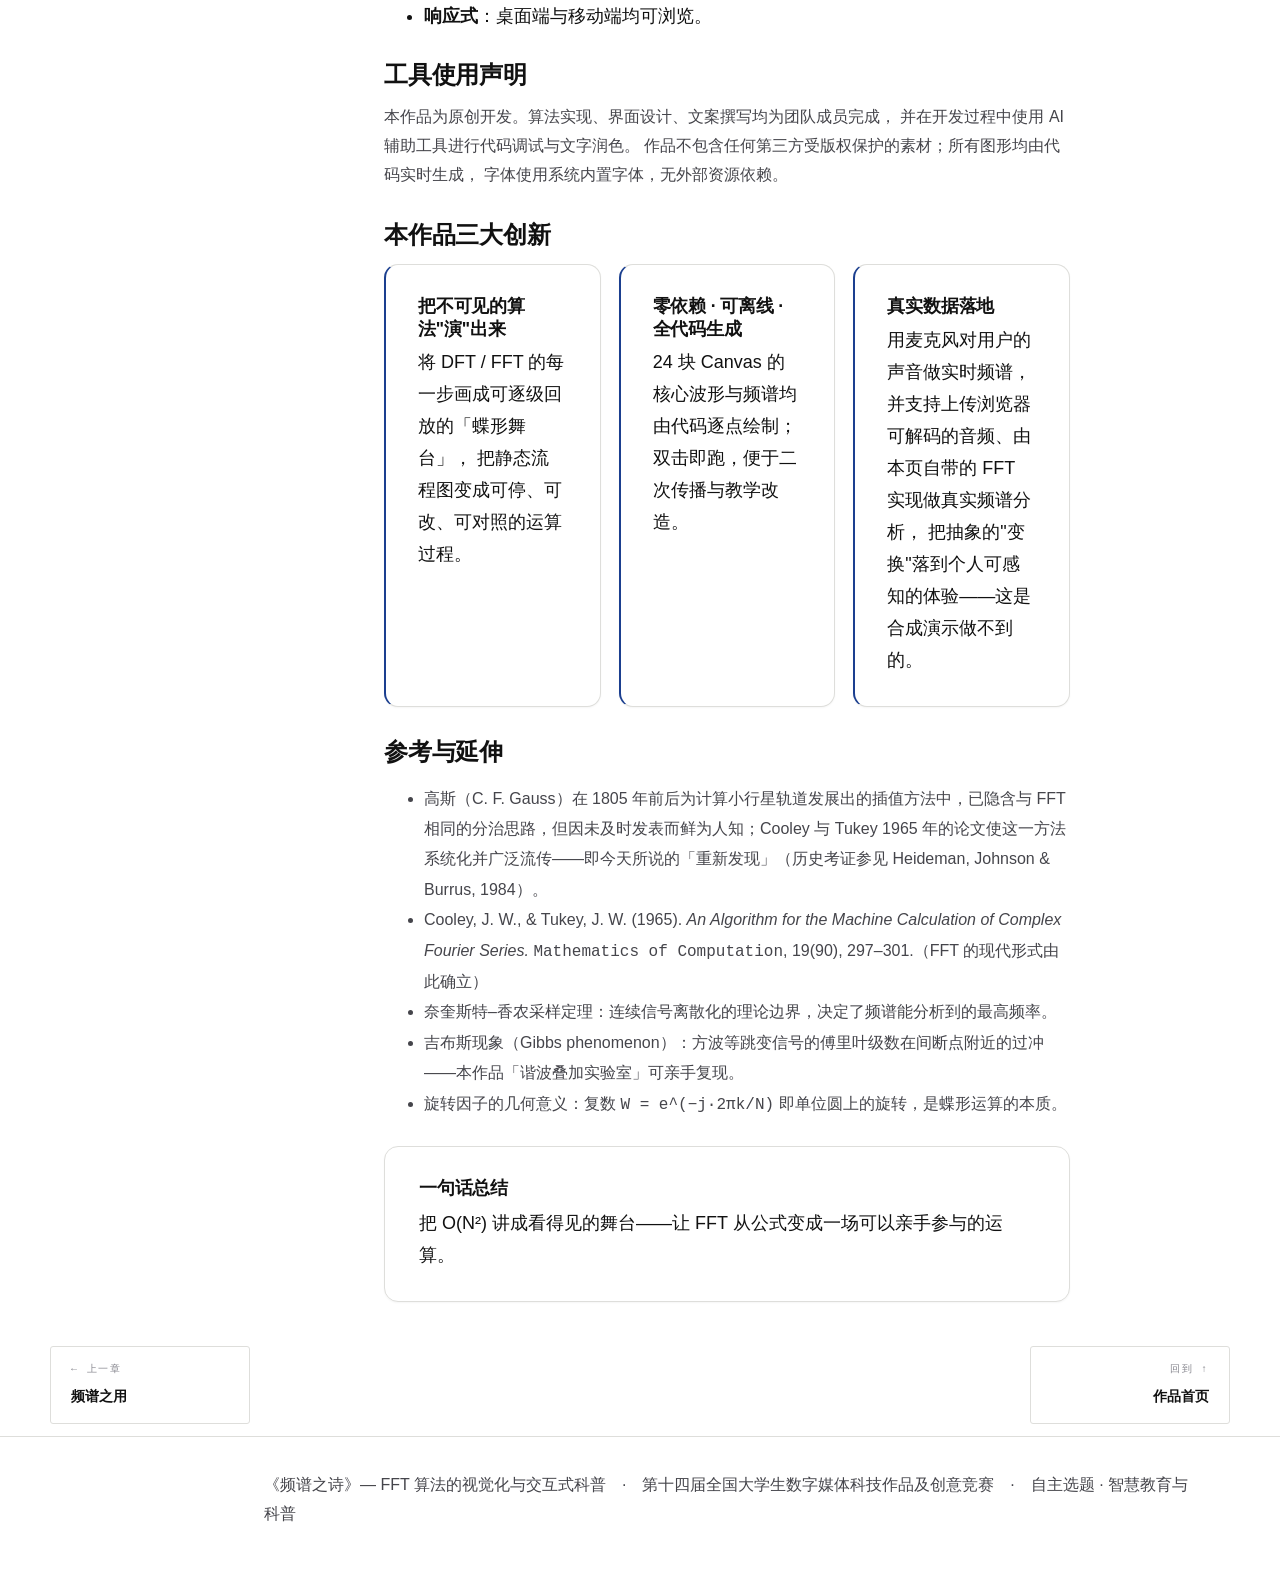
<file: chapter5.html>
<!DOCTYPE html>
<html lang="zh-CN">
<head>
<meta charset="UTF-8">
<meta name="viewport" content="width=device-width, initial-scale=1.0">
<title>第 5 章 · 自测与创作说明 — 频谱之诗</title>
<!-- __sp_head -->
<link rel="icon" href="data:image/svg+xml,%3Csvg xmlns='http://www.w3.org/2000/svg' viewBox='0 0 24 24'%3E%3Crect width='24' height='24' rx='3' fill='%2316161A'/%3E%3Cpath d='M3.5 17.5C6.2 17.5 6.2 7.5 9 7.5s2.8 10 5.5 10 2.8-10 5.5-10' stroke='%23FBFAF7' stroke-width='2.1' fill='none' stroke-linecap='round'/%3E%3Ccircle cx='20' cy='7.5' r='2.3' fill='%239A6212'/%3E%3C/svg%3E">
<meta name="theme-color" content="#FFFFFF">
<meta name="description" content="7 道互动自测题检验前四章理解，并给出完整的作品创作说明与技术路线。">
<meta property="og:type" content="website">
<meta property="og:locale" content="zh_CN">
<meta property="og:title" content="第 5 章 · 自测与创作说明 — 频谱之诗">
<meta property="og:description" content="7 道互动自测题检验前四章理解，并给出完整的作品创作说明与技术路线。">
<meta name="twitter:card" content="summary">
<link rel="stylesheet" href="assets/css/main.css?v=1791815400">
<style>
  .q { margin-bottom:26px; padding-bottom:22px; border-bottom:1px solid var(--line); }
  .q:last-child { border-bottom:none; }
  .q h4 { margin-bottom:14px; font-size:16.5px; }

  .opt {
    display:block; padding:13px 16px; margin-bottom:8px;
    border:1px solid var(--line); border-left:2px solid var(--line);
    cursor:pointer;
    font-family:var(--sans); font-size:14.5px; line-height:1.7;
    transition:background .16s, border-color .16s;
    background:var(--surface); color:var(--fg-2);
  }
  .opt:hover { border-color:var(--line-2); border-left-color:var(--blue); background:var(--surface-2); color:var(--fg); }
  .opt.correct { border-color:#BAD5C7; border-left-color:var(--green); background:var(--green-soft); color:#245640; }
  .opt.wrong { border-color:#E4C4C0; border-left-color:var(--rose); background:var(--rose-soft); color:#8A322B; }
  .opt input { display:none; }

  .fb { font-size:13.5px; margin-top:12px; padding:12px 16px; display:none;
        border-left:2px solid var(--line-2); }
  .fb.show { display:block; animation: fbIn .3s ease both; }
  .fb.ok { background:var(--green-soft); border-left-color:var(--green); color:#245640; }
  .fb.no { background:var(--rose-soft); border-left-color:var(--rose); color:#8A322B; }
  @keyframes fbIn { from{opacity:0} to{opacity:1} }

  .score {
    padding:28px 30px;
    background:var(--surface-2);
    border:1px solid var(--line); border-left:3px solid var(--blue);
  }
  .score .n { font-size:44px; font-weight:700; font-family:var(--mono); color:var(--fg); line-height:1; }
  .score .n span { color: var(--blue); }

  /* 拖拽题 */
  .dragbank { display:flex; gap:8px; flex-wrap:wrap; margin-bottom:18px; }
  .chip {
    padding:8px 15px; border-radius:var(--r-sm);
    background:var(--surface); border:1px solid var(--line-2); color:var(--fg);
    font-family:var(--sans); font-size:13.5px; font-weight:600;
    cursor:grab; user-select:none;
    transition:border-color .16s, background .16s, color .16s;
  }
  .chip:hover { border-color:var(--fg); }
  .chip.placed { background:var(--fg); color:#fff; border-color:var(--fg); }
  .slotrow { display:grid; gap:8px; }
  .slot {
    display:flex; align-items:center; gap:12px;
    border:1px dashed var(--line-2); border-left:2px solid var(--line-2);
    padding:12px 16px;
    font-family:var(--sans); font-size:14px; min-height:48px; background:var(--surface);
    transition:all .16s;
  }
  .slot.over { border-color:var(--blue); border-left-color:var(--blue); background:var(--blue-soft); }
  .slot .def { color:var(--fg-2); flex:1; }
  .slot .drop { min-width:86px; text-align:center; color:var(--fg-4); font-family:var(--mono); font-size:11.5px; letter-spacing:.06em; }
  .slot .drop.filled { color:var(--blue); font-weight:700; }

  /* 成就徽章 */
  .badge-row { margin-top:20px; }
</style>
</head>
<body>
<header class="topbar" data-nav="5"></header>

<main>
  <section class="wrap chap-head">
    <p class="eyebrow">第 5 章</p>
    <h2>自测与创作说明</h2>
    <p class="lede">
      7 道题检验前四章的理解，全部做完会给出得分。
      最后是本作品的创作说明与技术路线。
    </p>
  </section>

  <!-- ===== 自测 ===== -->
  <section class="wrap narrow">
    <p class="eyebrow">自测 · 共 7 题</p>

    <!-- Q1 拖拽 -->
    <div class="q" id="q1">
      <h4>第 1 题　把概念拖到对应的定义上</h4>
      <div class="dragbank" id="bank">
        <span class="chip" draggable="true" data-k="time">时域</span>
        <span class="chip" draggable="true" data-k="freq">频域</span>
        <span class="chip" draggable="true" data-k="dft">DFT</span>
        <span class="chip" draggable="true" data-k="fft">FFT</span>
      </div>
      <div class="slotrow">
        <div class="slot" data-ans="time"><span class="def">描述信号幅值随时间变化的曲线</span><span class="drop">拖到这里</span></div>
        <div class="slot" data-ans="freq"><span class="def">描述信号由哪些频率构成、各占多少</span><span class="drop">拖到这里</span></div>
        <div class="slot" data-ans="dft"><span class="def">按定义逐个频率试探，复杂度 O(N²)</span><span class="drop">拖到这里</span></div>
        <div class="slot" data-ans="fft"><span class="def">用分治把复杂度降到 O(N log N)</span><span class="drop">拖到这里</span></div>
      </div>
      <button class="btn ghost" id="checkQ1" style="margin-top:14px">检查第 1 题</button>
      <div class="fb" id="fb1"></div>
    </div>

    <!-- Q2 单选 -->
    <div class="q" id="q2">
      <h4>第 2 题　当 N = 1024 时，FFT 的复数乘法次数大约是 DFT 的多少分之一？</h4>
      <label class="opt" data-ok="0"><input type="radio" name="q2">A. 约 1/10</label>
      <label class="opt" data-ok="0"><input type="radio" name="q2">B. 约 1/50</label>
      <label class="opt" data-ok="1"><input type="radio" name="q2">C. 约 1/200</label>
      <label class="opt" data-ok="0"><input type="radio" name="q2">D. 约 1/1000</label>
      <div class="fb" id="fb2"></div>
    </div>

    <!-- Q3 单选 -->
    <div class="q" id="q3">
      <h4>第 3 题　在蝶形运算 A = a + W·b，B = a − W·b 中，旋转因子 W 的作用是？</h4>
      <label class="opt" data-ok="0"><input type="radio" name="q3">A. 放大信号的振幅</label>
      <label class="opt" data-ok="1"><input type="radio" name="q3">B. 调整相位（复数旋转），使两路能够正确相加/相减</label>
      <label class="opt" data-ok="0"><input type="radio" name="q3">C. 滤除高频噪声</label>
      <label class="opt" data-ok="0"><input type="radio" name="q3">D. 把实数变成整数</label>
      <div class="fb" id="fb3"></div>
    </div>

    <!-- Q4 单选 -->
    <div class="q" id="q4">
      <h4>第 4 题　对一个"冲激信号"（只在第 0 点有值，其余为 0）做 FFT，频谱会是什么样？</h4>
      <label class="opt" data-ok="0"><input type="radio" name="q4">A. 只有第 0 个频率有能量</label>
      <label class="opt" data-ok="1"><input type="radio" name="q4">B. 所有频率都有相同能量（频谱平坦）</label>
      <label class="opt" data-ok="0"><input type="radio" name="q4">C. 能量集中在最高频</label>
      <label class="opt" data-ok="0"><input type="radio" name="q4">D. 无法计算</label>
      <div class="fb" id="fb4"></div>
    </div>

    <!-- Q5 相位 -->
    <div class="q" id="q5">
      <h4>第 5 题　两个频率、振幅都相同的正弦波叠加，什么时候合成结果会"完全抵消"？</h4>
      <label class="opt" data-ok="0"><input type="radio" name="q5">A. 相位差 0°</label>
      <label class="opt" data-ok="1"><input type="radio" name="q5">B. 相位差 180°（反相）</label>
      <label class="opt" data-ok="0"><input type="radio" name="q5">C. 相位差 90°</label>
      <label class="opt" data-ok="0"><input type="radio" name="q5">D. 相位差 45°</label>
      <div class="fb" id="fb5"></div>
    </div>

    <!-- Q6 位反转 -->
    <div class="q" id="q6">
      <h4>第 6 题　8 点 FFT 中，原下标 3（二进制 011）在"位反转"重排后会去到哪里？</h4>
      <label class="opt" data-ok="0"><input type="radio" name="q6">A. 位置 3</label>
      <label class="opt" data-ok="0"><input type="radio" name="q6">B. 位置 4</label>
      <label class="opt" data-ok="1"><input type="radio" name="q6">C. 位置 6（011 → 110）</label>
      <label class="opt" data-ok="0"><input type="radio" name="q6">D. 位置 5</label>
      <div class="fb" id="fb6"></div>
    </div>

    <!-- Q7 图像压缩 -->
    <div class="q" id="q7">
      <h4>第 7 题　JPEG 等图像压缩算法会优先丢弃哪一类频率成分？</h4>
      <label class="opt" data-ok="0"><input type="radio" name="q7">A. 低频（大面积色块）</label>
      <label class="opt" data-ok="1"><input type="radio" name="q7">B. 高频（细碎纹理与边缘）</label>
      <label class="opt" data-ok="0"><input type="radio" name="q7">C. 直流分量</label>
      <label class="opt" data-ok="0"><input type="radio" name="q7">D. 完全随机丢弃</label>
      <div class="fb" id="fb7"></div>
    </div>

    <div style="text-align:center">
      <button class="btn primary" id="submitAll">提交全部并计分</button>
    </div>
    <div class="score" id="scoreBox" style="display:none;margin-top:24px">
      <p style="margin:0 0 6px;opacity:.7;font-size:13px;letter-spacing:.1em;text-transform:uppercase">你的得分</p>
      <div class="n"><span id="scoreNum">0</span> / 7</div>
      <p style="margin:12px 0 0;font-size:14px;opacity:.85" id="scoreMsg"></p>
    </div>
  </section>

  <!-- ===== 成就 ===== -->
  <section class="wrap narrow">
    <p class="eyebrow">探索成就</p>
    <h3>你在前面几章解锁了什么</h3>
    <p class="muted small">完成各章的互动任务即可点亮徽章。</p>

    <div class="badge-row grid grid-2" style="margin-top:20px">
      <div class="badge" data-badge="ch1">
        <div class="ico">○</div>
        <div><b>频率猎人</b><br><span class="small muted">第 1 章 · 锁定神秘信号频率</span></div>
      </div>
      <div class="badge" data-badge="ch1b">
        <div class="ico">○</div>
        <div><b>消噪工程师</b><br><span class="small muted">第 1 章 · 发现反相抵消</span></div>
      </div>
      <div class="badge" data-badge="ch2">
        <div class="ico">○</div>
        <div><b>加速猎手</b><br><span class="small muted">第 2 章 · 突破 500× 加速比</span></div>
      </div>
      <div class="badge" data-badge="ch2b">
        <div class="ico">○</div>
        <div><b>洗牌大师</b><br><span class="small muted">第 2 章 · 看懂位反转</span></div>
      </div>
      <div class="badge" data-badge="ch3">
        <div class="ico">○</div>
        <div><b>频谱解码者</b><br><span class="small muted">第 3 章 · 找到多峰信号</span></div>
      </div>
      <div class="badge" data-badge="ch3b">
        <div class="ico">○</div>
        <div><b>对数直觉</b><br><span class="small muted">第 3 章 · 算出蝶形级数</span></div>
      </div>
      <div class="badge" data-badge="ch4">
        <div class="ico">○</div>
        <div><b>机械医师</b><br><span class="small muted">第 4 章 · 诊断转子故障</span></div>
      </div>
      <div class="badge" data-badge="ch4b">
        <div class="ico">○</div>
        <div><b>音律通</b><br><span class="small muted">第 4 章 · 算出谐波频率</span></div>
      </div>
      <div class="badge" data-badge="ch4c">
        <div class="ico">○</div>
        <div><b>压缩大师</b><br><span class="small muted">第 4 章 · 理解 JPEG 取舍</span></div>
      </div>
      <div class="badge" data-badge="ch5">
        <div class="ico">○</div>
        <div><b>满分学者</b><br><span class="small muted">第 5 章 · 自测全对</span></div>
      </div>
      <div class="badge" data-badge="live_mic">
        <div class="ico">○</div>
        <div><b>真实捕手</b><br><span class="small muted">真实信号 · 用声音做实时频谱</span></div>
      </div>
      <div class="badge" data-badge="live_harm">
        <div class="ico">○</div>
        <div><b>合成工匠</b><br><span class="small muted">动手合成 · 拼出任意波形</span></div>
      </div>
      <div class="badge" data-badge="note_lab">
        <div class="ico">○</div>
        <div><b>辨音耳</b><br><span class="small muted">音高实验室 · 听音辨频认出音高</span></div>
      </div>
      <div class="badge" data-badge="note_upload">
        <div class="ico">○</div>
        <div><b>实录分析师</b><br><span class="small muted">音高实验室 · 上传音频跑真实 FFT</span></div>
      </div>
    </div>
  </section>

  <!-- ===== 创作说明 ===== -->
  <section class="wrap narrow">
    <p class="eyebrow">创作说明</p>
    <h2>作品概述</h2>
    <p>
      《频谱之诗》是一个关于 <strong>FFT（快速傅里叶变换）</strong> 的交互式科普网站。
      它把这条通常只出现在信号处理教材里的公式，拆成五章与 1 个延伸实验、共 13 个可动手的互动任务，
      让没有数学背景的观众也能亲手"看见"频谱是怎么被算出来的。
    </p>

    <h3 style="margin-top:28px">为什么选这个题目</h3>
    <p>
      频谱分析是现代工程的"通用语言"——手机降噪、电机监测、医学影像、
      无线通信都依赖它。但它对初学者最大的门槛不在公式本身，
      而在于<strong>"看不见"</strong>：DFT 是逐点累加，FFT 是分治合并，
      教材上的流程图静态、抽象，看完仍然不知道每一步在干什么。
    </p>
    <p>
      本作品的核心假设是：<strong>只要把每一步画出来、并且允许观众自己改参数，
      理解就会自然发生。</strong>
    </p>

    <h3 style="margin-top:28px">与同类作品的区别</h3>
    <div class="grid grid-2" style="margin-top:14px">
      <div class="card">
        <h4>常见的 FFT 教学材料</h4>
        <p class="small muted" style="margin:6px 0 0">
          静态流程图、公式推导、预制动画。观众只能"看"，不能"改"。
        </p>
      </div>
      <div class="card hi">
        <h4>本作品</h4>
        <p class="small muted" style="margin:6px 0 0">
          参数可改、逐级可停、结果实时联动。
          观众输入自己的信号，亲眼看到频谱随之变化。
        </p>
      </div>
    </div>

    <h3 style="margin-top:28px">章节结构</h3>
    <table>
      <thead><tr><th>章节</th><th>内容</th><th>交互</th></tr></thead>
      <tbody>
        <tr><td>第 1 章</td><td>时域与频域</td><td>三成分合成 / 频率试探扫描 / 反相抵消</td></tr>
        <tr><td>第 2 章</td><td>从 DFT 到 FFT</td><td>运算量对数曲线对比 / 位反转重排</td></tr>
        <tr><td>第 3 章</td><td>蝶形舞台（核心）</td><td>8 点 FFT 逐级展开 + 实时频谱</td></tr>
        <tr><td>第 4 章</td><td>频谱之用</td><td>音频谐波 / 机械振动 / 图像压缩</td></tr>
        <tr><td>第 5 章</td><td>自测与说明</td><td>7 道互动题</td></tr>
      </tbody>
    </table>

    <h3 style="margin-top:28px">技术路线</h3>
    <ul>
      <li><strong>纯前端静态实现</strong>：HTML5 + CSS3 + 原生 JavaScript，无框架、无构建步骤。</li>
      <li><strong>图形方案</strong>：结构图用 SVG（矢量、可缩放）；波形与频谱用 Canvas 2D 绘制。</li>
      <li><strong>算法实现</strong>：内置按定义实现的 DFT 与基-2 时域抽取 FFT，
          保留每一级的中间快照，用于逐级回放。</li>
      <li><strong>离线可用</strong>：不依赖任何 CDN 或外部接口，双击 <span class="mono">index.html</span> 即可完整运行。</li>
      <li><strong>响应式</strong>：桌面端与移动端均可浏览。</li>
    </ul>

    <h3 style="margin-top:28px">工具使用声明</h3>
    <p class="small muted">
      本作品为原创开发。算法实现、界面设计、文案撰写均为团队成员完成，
      并在开发过程中使用 AI 辅助工具进行代码调试与文字润色。
      作品不包含任何第三方受版权保护的素材；所有图形均由代码实时生成，
      字体使用系统内置字体，无外部资源依赖。
    </p>

    <h3 style="margin-top:30px">本作品三大创新</h3>
    <div class="grid grid-3" style="margin-top:14px">
      <div class="card hi">
        <h4>把不可见的算法"演"出来</h4>
        <p class="small muted" style="margin:6px 0 0">
          将 DFT / FFT 的每一步画成可逐级回放的「蝶形舞台」，
          把静态流程图变成可停、可改、可对照的运算过程。
        </p>
      </div>
      <div class="card hi">
        <h4>零依赖 · 可离线 · 全代码生成</h4>
        <p class="small muted" style="margin:6px 0 0">
          24 块 Canvas 的核心波形与频谱均由代码逐点绘制；
          双击即跑，便于二次传播与教学改造。
        </p>
      </div>
      <div class="card hi">
        <h4>真实数据落地</h4>
        <p class="small muted" style="margin:6px 0 0">
          用麦克风对用户的声音做实时频谱，
          并支持上传浏览器可解码的音频、由本页自带的 FFT 实现做真实频谱分析，
          把抽象的"变换"落到个人可感知的体验——这是合成演示做不到的。
        </p>
      </div>
    </div>

    <h3 style="margin-top:30px">参考与延伸</h3>
    <ul class="small" style="line-height:1.9">
      <li>高斯（C. F. Gauss）在 1805 年前后为计算小行星轨道发展出的插值方法中，已隐含与 FFT 相同的分治思路，但因未及时发表而鲜为人知；Cooley 与 Tukey 1965 年的论文使这一方法系统化并广泛流传——即今天所说的「重新发现」（历史考证参见 Heideman, Johnson &amp; Burrus, 1984）。</li>
      <li>Cooley, J. W., &amp; Tukey, J. W. (1965). <em>An Algorithm for the Machine Calculation of Complex Fourier Series.</em> <span class="mono">Mathematics of Computation</span>, 19(90), 297–301.（FFT 的现代形式由此确立）</li>
      <li>奈奎斯特–香农采样定理：连续信号离散化的理论边界，决定了频谱能分析到的最高频率。</li>
      <li>吉布斯现象（Gibbs phenomenon）：方波等跳变信号的傅里叶级数在间断点附近的过冲——本作品「谐波叠加实验室」可亲手复现。</li>
      <li>旋转因子的几何意义：复数 <span class="mono">W = e^(−j·2πk/N)</span> 即单位圆上的旋转，是蝶形运算的本质。</li>
    </ul>

    <div class="card" style="margin-top:26px">
      <h4 style="margin-bottom:8px">一句话总结</h4>
      <p style="margin:0">
        把 O(N²) 讲成看得见的舞台——让 FFT 从公式变成一场可以亲手参与的运算。
      </p>
    </div>
  </section>

  <div class="wrap pager">
    <a href="chapter4.html"><span class="dir">← 上一章</span><span class="ttl">频谱之用</span></a>
    <a class="next" href="index.html"><span class="dir">回到 ↑</span><span class="ttl">作品首页</span></a>
  </div>
</main>

<footer class="site-footer"></footer>
<script src="assets/js/site.js"></script>
<script>
(function () {
  var S = window.Site;
  /* ---------- Q1 拖拽 ---------- */
  var bank = document.getElementById('bank');
  var slots = document.querySelectorAll('.slot');
  var dragKey = null;

  document.querySelectorAll('.chip').forEach(function (chip) {
    chip.addEventListener('dragstart', function () {
      dragKey = this.getAttribute('data-k');
      this.style.opacity = '.45';
    });
    chip.addEventListener('dragend', function () { this.style.opacity = '1'; });
    // 触屏兜底：点击选中
    chip.addEventListener('click', function () {
      document.querySelectorAll('.chip').forEach(function (c) { c.classList.remove('placed'); });
      this.classList.add('placed');
      dragKey = this.getAttribute('data-k');
    });
  });

  slots.forEach(function (slot) {
    slot.addEventListener('dragover', function (e) { e.preventDefault(); this.classList.add('over'); });
    slot.addEventListener('dragleave', function () { this.classList.remove('over'); });
    slot.addEventListener('drop', function (e) {
      e.preventDefault(); this.classList.remove('over');
      if (dragKey) place(this, dragKey);
    });
    slot.addEventListener('click', function () {
      if (dragKey) place(this, dragKey);
    });
  });

  function place(slot, key) {
    var name = { time: '时域', freq: '频域', dft: 'DFT', fft: 'FFT' }[key];
    slot.setAttribute('data-pick', key);
    var drop = slot.querySelector('.drop');
    drop.textContent = name;
    drop.classList.add('filled');
    // 清掉已放置的 chip 高亮
    document.querySelectorAll('.chip').forEach(function (c) {
      if (c.getAttribute('data-k') === key) c.classList.remove('placed');
    });
    dragKey = null;
  }

  document.getElementById('checkQ1').addEventListener('click', function () {
    var right = 0;
    slots.forEach(function (s) {
      var ok = s.getAttribute('data-pick') === s.getAttribute('data-ans');
      if (ok) right++;
      s.style.borderColor = ok ? '#2C6B4C' : '#97372F';
      s.style.background = ok ? '#EDF5F0' : '#FAEFED';
    });
    var fb = document.getElementById('fb1');
    fb.className = 'fb show ' + (right === 4 ? 'ok' : 'no');
    fb.textContent = right === 4
      ? '✓ 全部正确！你已经分清了四个核心概念。'
      : '答对 ' + right + ' / 4。提示：把"时间轴上画出来"和"频率轴上画出来"分开想。';
  });

  /* ---------- Q2-Q4 单选 ---------- */
  function bindSingle(qid, fbId, explain) {
    var opts = document.querySelectorAll('#' + qid + ' .opt');
    opts.forEach(function (o) {
      o.addEventListener('click', function () {
        opts.forEach(function (x) { x.classList.remove('correct', 'wrong'); });
        var ok = o.getAttribute('data-ok') === '1';
        o.classList.add(ok ? 'correct' : 'wrong');
        if (!ok) {
          opts.forEach(function (x) { if (x.getAttribute('data-ok') === '1') x.classList.add('correct'); });
        }
        var fb = document.getElementById(fbId);
        fb.className = 'fb show ' + (ok ? 'ok' : 'no');
        fb.textContent = (ok ? '✓ 正确。' : '✗ 不对，正确答案已标绿。') + explain;
      });
    });
  }
  bindSingle('q2', 'fb2', ' N=1024 时 DFT 需 1024²≈100 万次复乘，FFT 只需 (1024/2)×10≈5000 次，相差约 200 倍。');
  bindSingle('q3', 'fb3', ' W = e^(−j·2πk/N) 是单位圆上的复数，只改变相位、不改变幅值。');
  bindSingle('q4', 'fb4', ' 冲激在时域"最集中"，因此频域"最分散"——所有频率等量出现。');
  bindSingle('q5', 'fb5', ' 反相（180°）时波峰对波谷，正好互相抵消——降噪耳机就是这个原理。');
  bindSingle('q6', 'fb6', ' 3 = 011₂，二进制倒过来是 110₂ = 6，所以去位置 6。');
  bindSingle('q7', 'fb7', ' 人眼对高频细节不敏感，丢掉它体积变小、观感几乎无损——这是 JPEG 的核心取舍。');

  /* ---------- 计分 ---------- */
  document.getElementById('submitAll').addEventListener('click', function () {
    var score = 0;
    // Q1
    var q1ok = true;
    slots.forEach(function (s) {
      if (s.getAttribute('data-pick') !== s.getAttribute('data-ans')) q1ok = false;
    });
    if (q1ok) score++;
    // Q2-Q7
    ['q2', 'q3', 'q4', 'q5', 'q6', 'q7'].forEach(function (qid) {
      var sel = document.querySelector('#' + qid + ' .opt.correct');
      if (sel) score++;
    });
    document.getElementById('scoreNum').textContent = score;
    var box = document.getElementById('scoreBox');
    box.style.display = 'block';
    var msg = score === 7 ? '满分！你已经完整掌握了 FFT 的核心直觉与应用。'
      : score >= 6 ? '非常棒——回看一下错的那一题所在的章节。'
      : score >= 5 ? '基础扎实，建议重看第 2、3 章补上细节。'
      : score >= 3 ? '再走一遍前两章，实验都动手做一次。'
      : '别急，从第 1 章重新走一遍，每个实验都亲手试试。';
    document.getElementById('scoreMsg').textContent = msg;
    box.scrollIntoView({ behavior: 'smooth', block: 'center' });

    // 满分 → 解锁徽章
    if (score === 7 && !S.questDone('ch5')) {
      S.completeQuest('ch5', '成就解锁：满分学者');
    }
    syncBadges();
  });

  /* ---------- 成就徽章 ---------- */
  function syncBadges() {
    document.querySelectorAll('.badge[data-badge]').forEach(function (b) {
      if (S.questDone(b.getAttribute('data-badge'))) b.classList.add('on');
    });
  }
  syncBadges();
})();
</script>
</body>
</html>
</file>
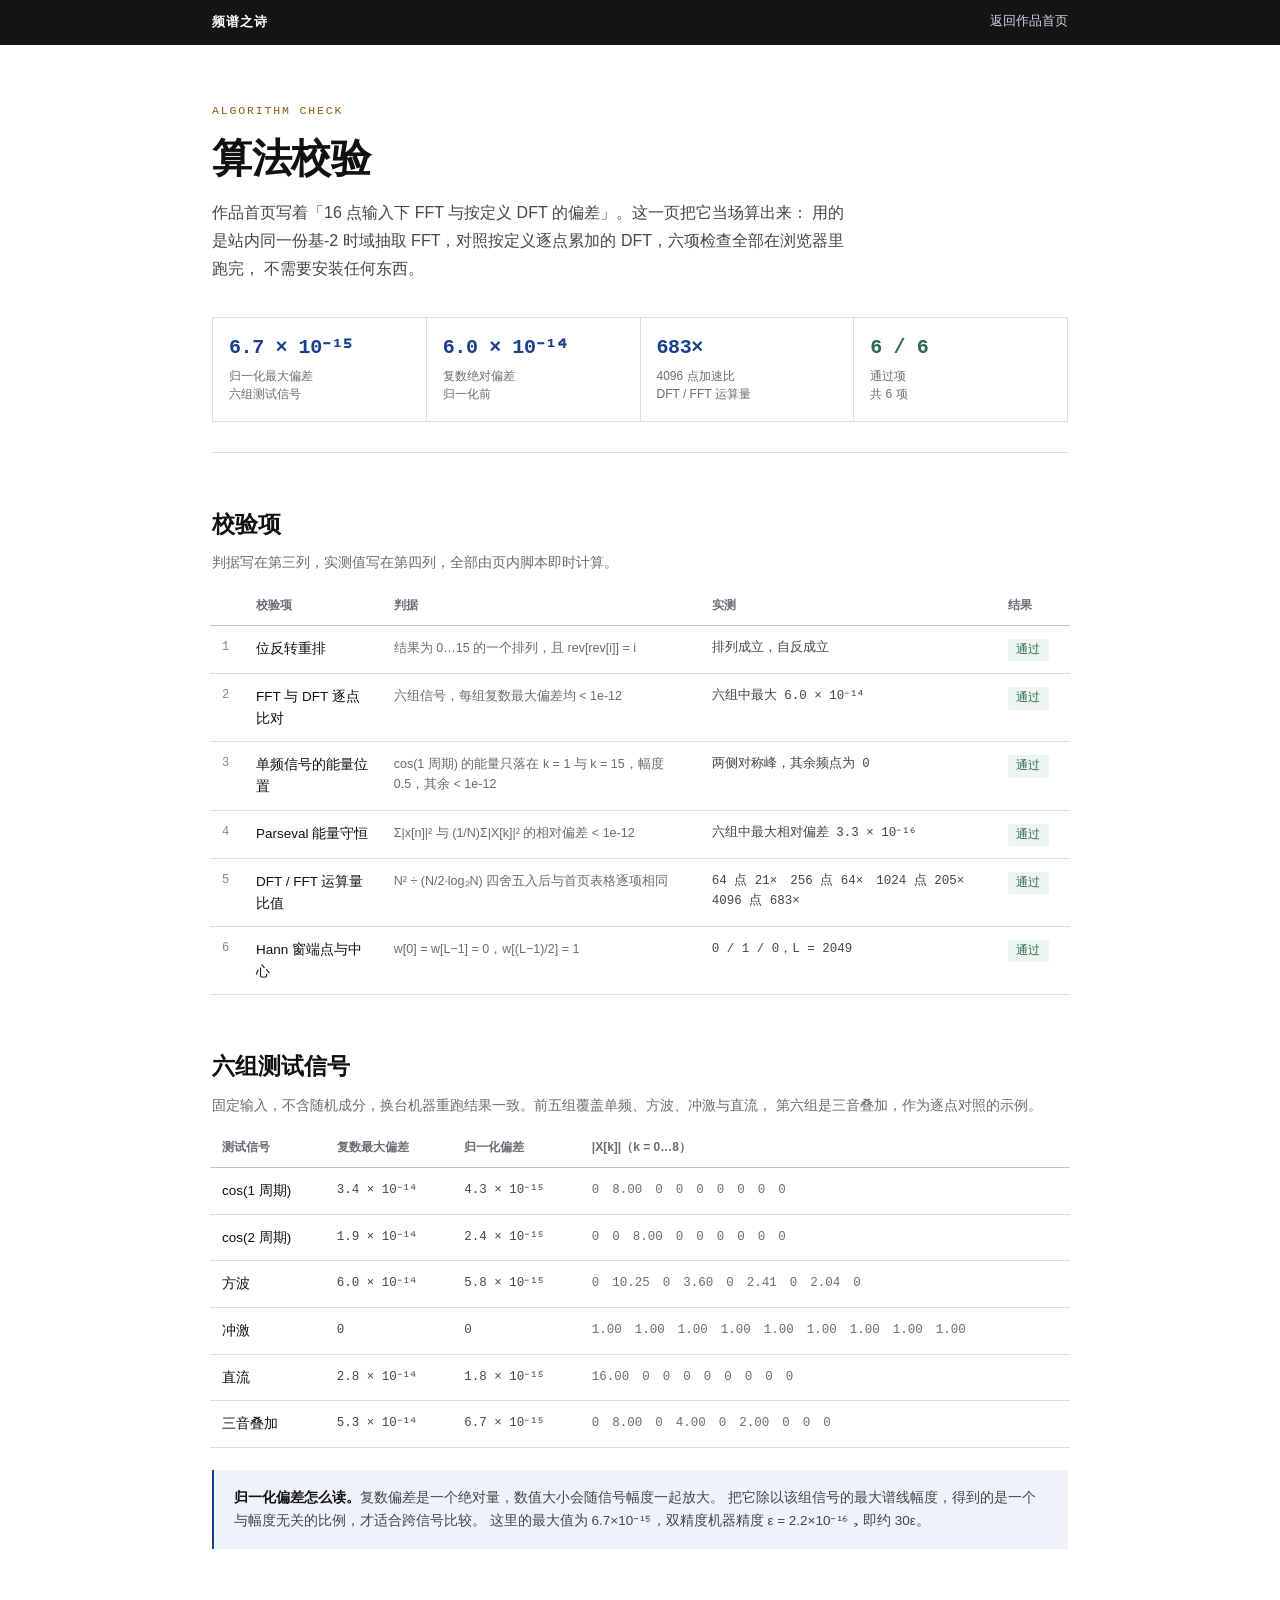
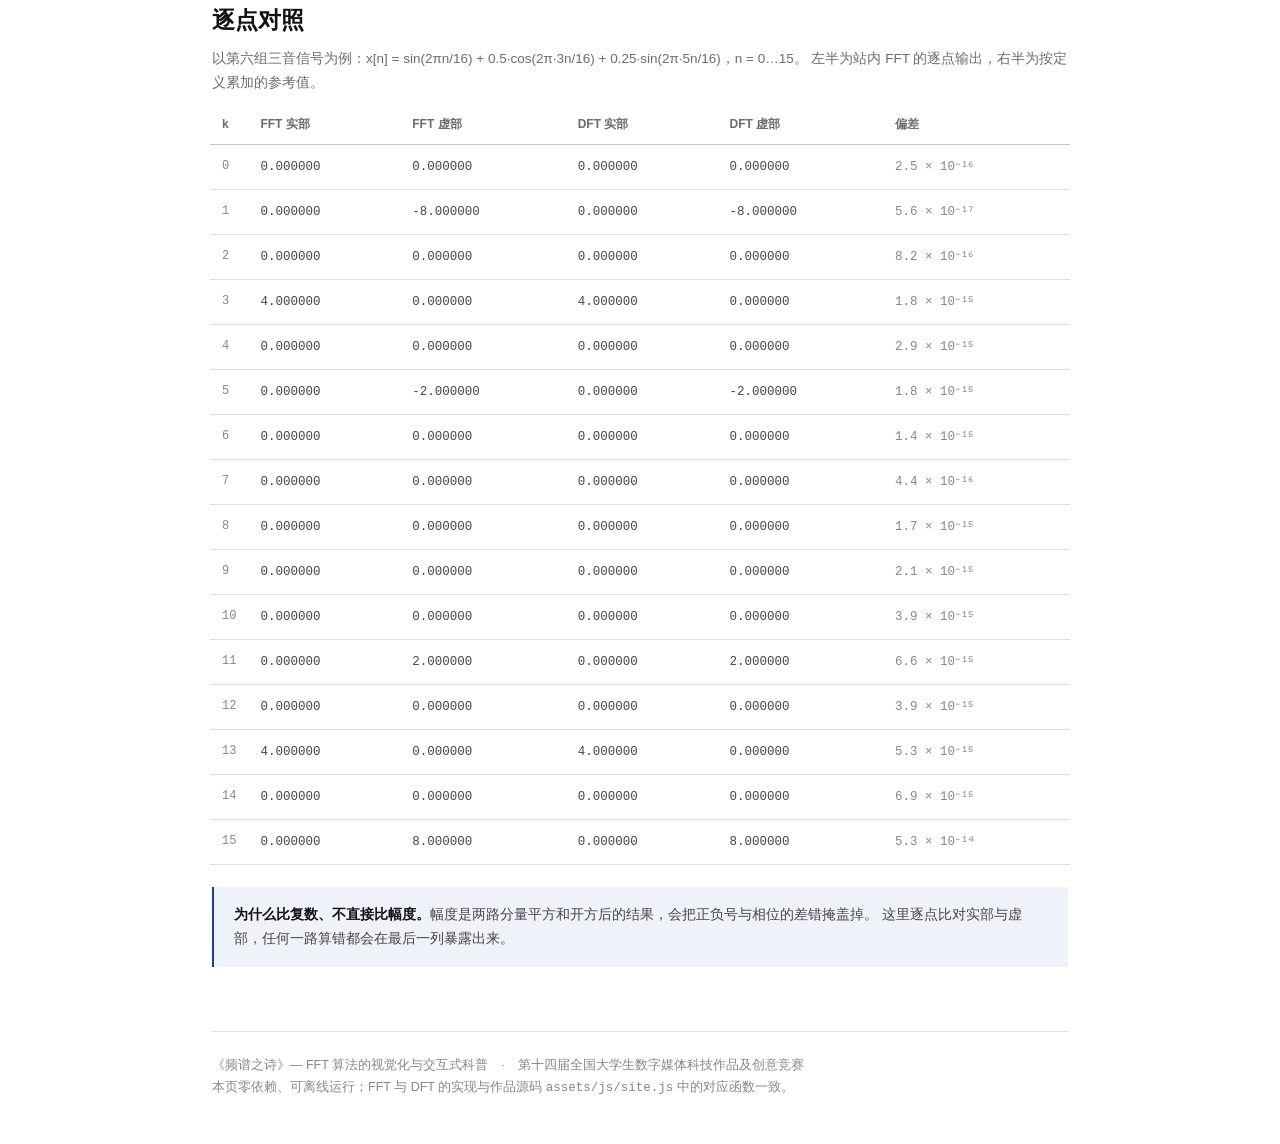
<file: check.html>
<!DOCTYPE html>
<html lang="zh-CN">
<head>
<meta charset="UTF-8">
<meta name="viewport" content="width=device-width, initial-scale=1">
<title>算法校验 · 频谱之诗</title>
<style>
:root{
  --bg:#FFFFFF; --bg-2:#F4F4F3; --surface:#FFFFFF; --surface-2:#F7F7F6;
  --line:#DEDEDB; --line-2:#C4C4C0;
  --fg:#111111; --fg-2:#45454B; --fg-3:#6B6B73; --fg-4:#86868E;
  --blue:#1B3F8F; --blue-soft:#EFF2F9; --blue-line:#C6D0E8;
  --amber:#8F5B12; --amber-soft:#F9F5ED;
  --green:#2C6B4C; --green-soft:#EDF5F0;
  --rose:#97372F; --rose-soft:#FAEFEE;
  --mono:'JetBrains Mono','SFMono-Regular',Consolas,'Liberation Mono',monospace;
  --serif:'Source Serif Pro','Iowan Old Style',Georgia,'Songti SC','SimSun',serif;
  --sans:-apple-system,BlinkMacSystemFont,'Segoe UI','PingFang SC','Microsoft YaHei',sans-serif;
}
*{box-sizing:border-box}
html,body{margin:0;padding:0}
body{background:var(--bg);color:var(--fg);font-family:var(--sans);
  font-size:15px;line-height:1.75;-webkit-font-smoothing:antialiased}
.wrap{max-width:920px;margin:0 auto;padding:0 32px}
a{color:var(--blue)}

.topbar{background:#141414;color:#fff}
.topbar-inner{max-width:920px;margin:0 auto;padding:11px 32px;display:flex;
  align-items:center;justify-content:space-between;gap:16px}
.topbar .brand{color:#fff;text-decoration:none;font-weight:700;letter-spacing:.08em;font-size:13px}
.topbar .back{color:#CFD6E4;text-decoration:none;font-size:12.5px}
.topbar .back:hover{color:#fff}

header.head{padding:56px 0 30px;border-bottom:1px solid var(--line)}
.eyebrow{font-family:var(--mono);font-size:11.5px;letter-spacing:.16em;
  text-transform:uppercase;color:var(--amber);margin:0 0 14px}
h1{font-family:var(--serif);font-weight:600;font-size:40px;line-height:1.2;
  letter-spacing:-.01em;margin:0 0 16px}
.lead{font-size:16px;color:var(--fg-2);max-width:640px;margin:0}

.cards{display:grid;grid-template-columns:repeat(4,1fr);gap:1px;background:var(--line);
  border:1px solid var(--line);margin:34px 0 0}
.card{background:var(--surface);padding:18px 16px}
.card .v{font-family:var(--mono);font-size:20px;font-weight:600;color:var(--blue);
  letter-spacing:-.02em;line-height:1.2}
.card .k{font-size:12px;color:var(--fg-3);margin-top:7px;line-height:1.5}
.card.pass .v{color:var(--green)}

section.blk{margin:52px 0 0}
h2{font-family:var(--serif);font-weight:600;font-size:23px;margin:0 0 6px}
.sub{font-size:13.5px;color:var(--fg-3);margin:0 0 20px}

.tscroll{overflow-x:auto;-webkit-overflow-scrolling:touch;margin:0 -2px}
table{width:100%;border-collapse:collapse;font-size:13.5px}
th{text-align:left;font-weight:600;font-size:12px;color:var(--fg-3);
  padding:0 12px 9px;border-bottom:1px solid var(--line-2);white-space:nowrap}
td{padding:12px;border-bottom:1px solid var(--line);vertical-align:top;line-height:1.6}
td.num{font-family:var(--mono);font-size:12.5px;color:var(--fg-2);white-space:nowrap}
td.idx{font-family:var(--mono);font-size:12px;color:var(--fg-4);width:34px}
td.res{width:74px;white-space:nowrap}
.badge{display:inline-block;font-size:11.5px;font-family:var(--mono);
  padding:2px 8px;border-radius:2px;letter-spacing:.04em}
.badge.ok{background:var(--green-soft);color:var(--green)}
.badge.no{background:var(--rose-soft);color:var(--rose)}
tbody tr:hover{background:var(--surface-2)}

.note{background:var(--blue-soft);border-left:2px solid var(--blue);
  padding:16px 20px;margin:22px 0 0;font-size:13.5px;color:var(--fg-2);line-height:1.75}
.note b{color:var(--fg);font-weight:600}
.formula{font-family:var(--mono);font-size:12.5px;color:var(--fg);
  background:var(--surface-2);border:1px solid var(--line);
  padding:14px 16px;overflow-x:auto;white-space:nowrap;margin:16px 0 0;line-height:1.9}
.formula .c{color:var(--fg-3)}

footer{margin:64px 0 0;border-top:1px solid var(--line);padding:22px 0 44px;
  font-size:12.5px;color:var(--fg-4);line-height:1.8}

@media (max-width:760px){
  .wrap,.topbar-inner{padding:0 18px}
  .topbar-inner{padding:10px 18px}
  h1{font-size:29px}
  .cards{grid-template-columns:repeat(2,1fr)}
  .card .v{font-size:17px}
  table{font-size:12.5px}
  th{white-space:normal}
  td,th{padding-left:7px;padding-right:7px}
  td.num{font-size:11.5px;white-space:normal}
  .formula{font-size:11.5px}
}
</style>
</head>
<body>

<div class="topbar">
  <div class="topbar-inner">
    <a class="brand" href="index.html">频谱之诗</a>
    <a class="back" href="index.html">返回作品首页</a>
  </div>
</div>

<div class="wrap">

  <header class="head">
    <p class="eyebrow">Algorithm Check</p>
    <h1>算法校验</h1>
    <p class="lead">
      作品首页写着「16 点输入下 FFT 与按定义 DFT 的偏差」。这一页把它当场算出来：
      用的是站内同一份基-2 时域抽取 FFT，对照按定义逐点累加的 DFT，六项检查全部在浏览器里跑完，
      不需要安装任何东西。
    </p>

    <div class="cards">
      <div class="card">
        <div class="v" id="cRel">—</div>
        <div class="k">归一化最大偏差<br>六组测试信号</div>
      </div>
      <div class="card">
        <div class="v" id="cErr">—</div>
        <div class="k">复数绝对偏差<br>归一化前</div>
      </div>
      <div class="card">
        <div class="v" id="cSpeed">—</div>
        <div class="k">4096 点加速比<br>DFT / FFT 运算量</div>
      </div>
      <div class="card pass">
        <div class="v" id="cPass">—</div>
        <div class="k">通过项<br>共 6 项</div>
      </div>
    </div>
  </header>

  <section class="blk">
    <h2>校验项</h2>
    <p class="sub">判据写在第三列，实测值写在第四列，全部由页内脚本即时计算。</p>
    <div class="tscroll">
    <table>
      <thead>
        <tr><th></th><th>校验项</th><th>判据</th><th>实测</th><th>结果</th></tr>
      </thead>
      <tbody id="rows">
        <tr><td colspan="5" style="color:var(--fg-4)">正在计算…</td></tr>
      </tbody>
    </table>
    </div>
  </section>

  <section class="blk">
    <h2>六组测试信号</h2>
    <p class="sub">
      固定输入，不含随机成分，换台机器重跑结果一致。前五组覆盖单频、方波、冲激与直流，
      第六组是三音叠加，作为逐点对照的示例。
    </p>
    <div class="tscroll">
    <table>
      <thead>
        <tr><th>测试信号</th><th>复数最大偏差</th><th>归一化偏差</th><th>|X[k]|（k = 0…8）</th></tr>
      </thead>
      <tbody id="sigs">
        <tr><td colspan="4" style="color:var(--fg-4)">正在计算…</td></tr>
      </tbody>
    </table>
    </div>
    <div class="note">
      <b>归一化偏差怎么读。</b>复数偏差是一个绝对量，数值大小会随信号幅度一起放大。
      把它除以该组信号的最大谱线幅度，得到的是一个与幅度无关的比例，才适合跨信号比较。
      这里的最大值为 6.7×10⁻¹⁵，双精度机器精度 ε = 2.2×10⁻¹⁶，即约 30ε。
    </div>
  </section>

  <section class="blk">
    <h2>逐点对照</h2>
    <p class="sub">
      以第六组三音信号为例：x[n] = sin(2πn/16) + 0.5·cos(2π·3n/16) + 0.25·sin(2π·5n/16)，n = 0…15。
      左半为站内 FFT 的逐点输出，右半为按定义累加的参考值。
    </p>
    <div class="tscroll">
    <table>
      <thead>
        <tr><th>k</th><th>FFT 实部</th><th>FFT 虚部</th><th>DFT 实部</th><th>DFT 虚部</th><th>偏差</th></tr>
      </thead>
      <tbody id="bins">
        <tr><td colspan="6" style="color:var(--fg-4)">正在计算…</td></tr>
      </tbody>
    </table>
    </div>
    <div class="note">
      <b>为什么比复数、不直接比幅度。</b>幅度是两路分量平方和开方后的结果，会把正负号与相位的差错掩盖掉。
      这里逐点比对实部与虚部，任何一路算错都会在最后一列暴露出来。
    </div>
  </section>

  <footer>
    《频谱之诗》— FFT 算法的视觉化与交互式科普　·　第十四届全国大学生数字媒体科技作品及创意竞赛<br>
    本页零依赖、可离线运行；FFT 与 DFT 的实现与作品源码 <span style="font-family:var(--mono)">assets/js/site.js</span> 中的对应函数一致。
  </footer>

</div>

<script src="assets/js/check.js"></script>
</body>
</html>
</file>
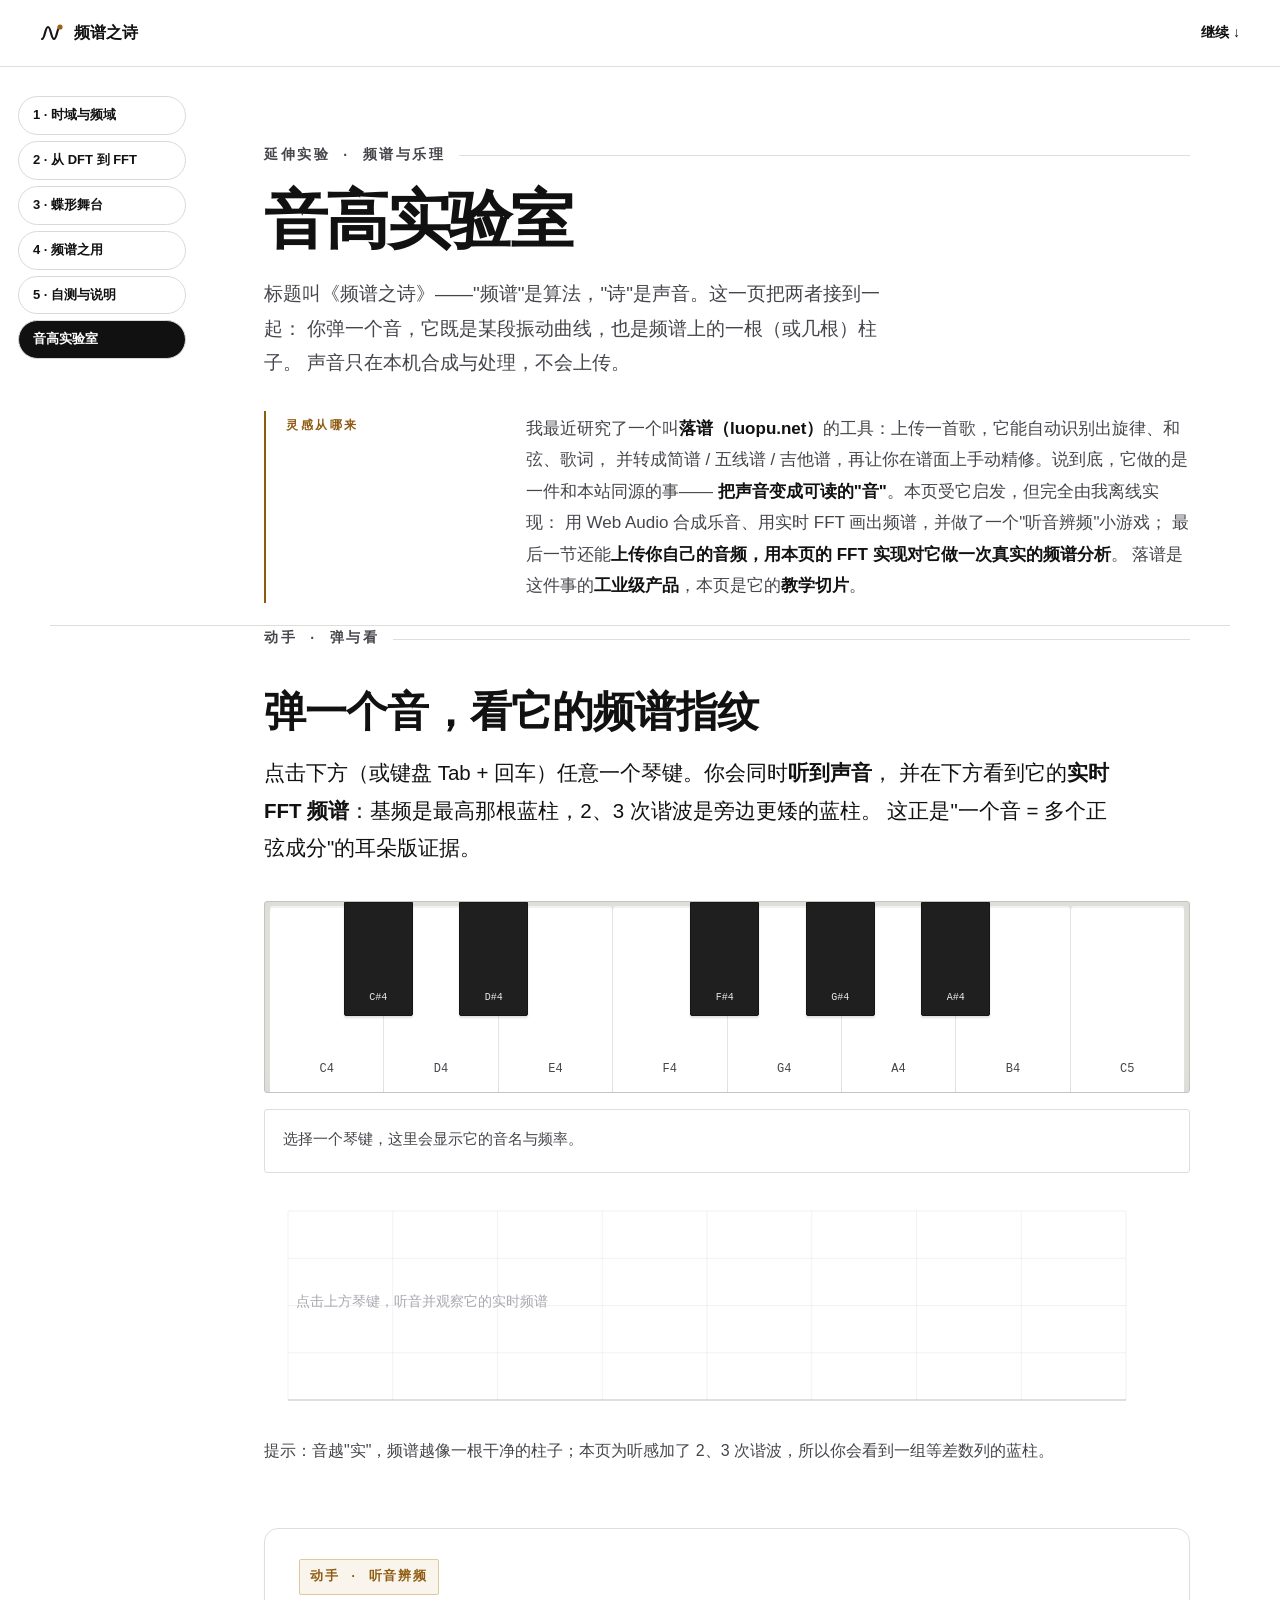
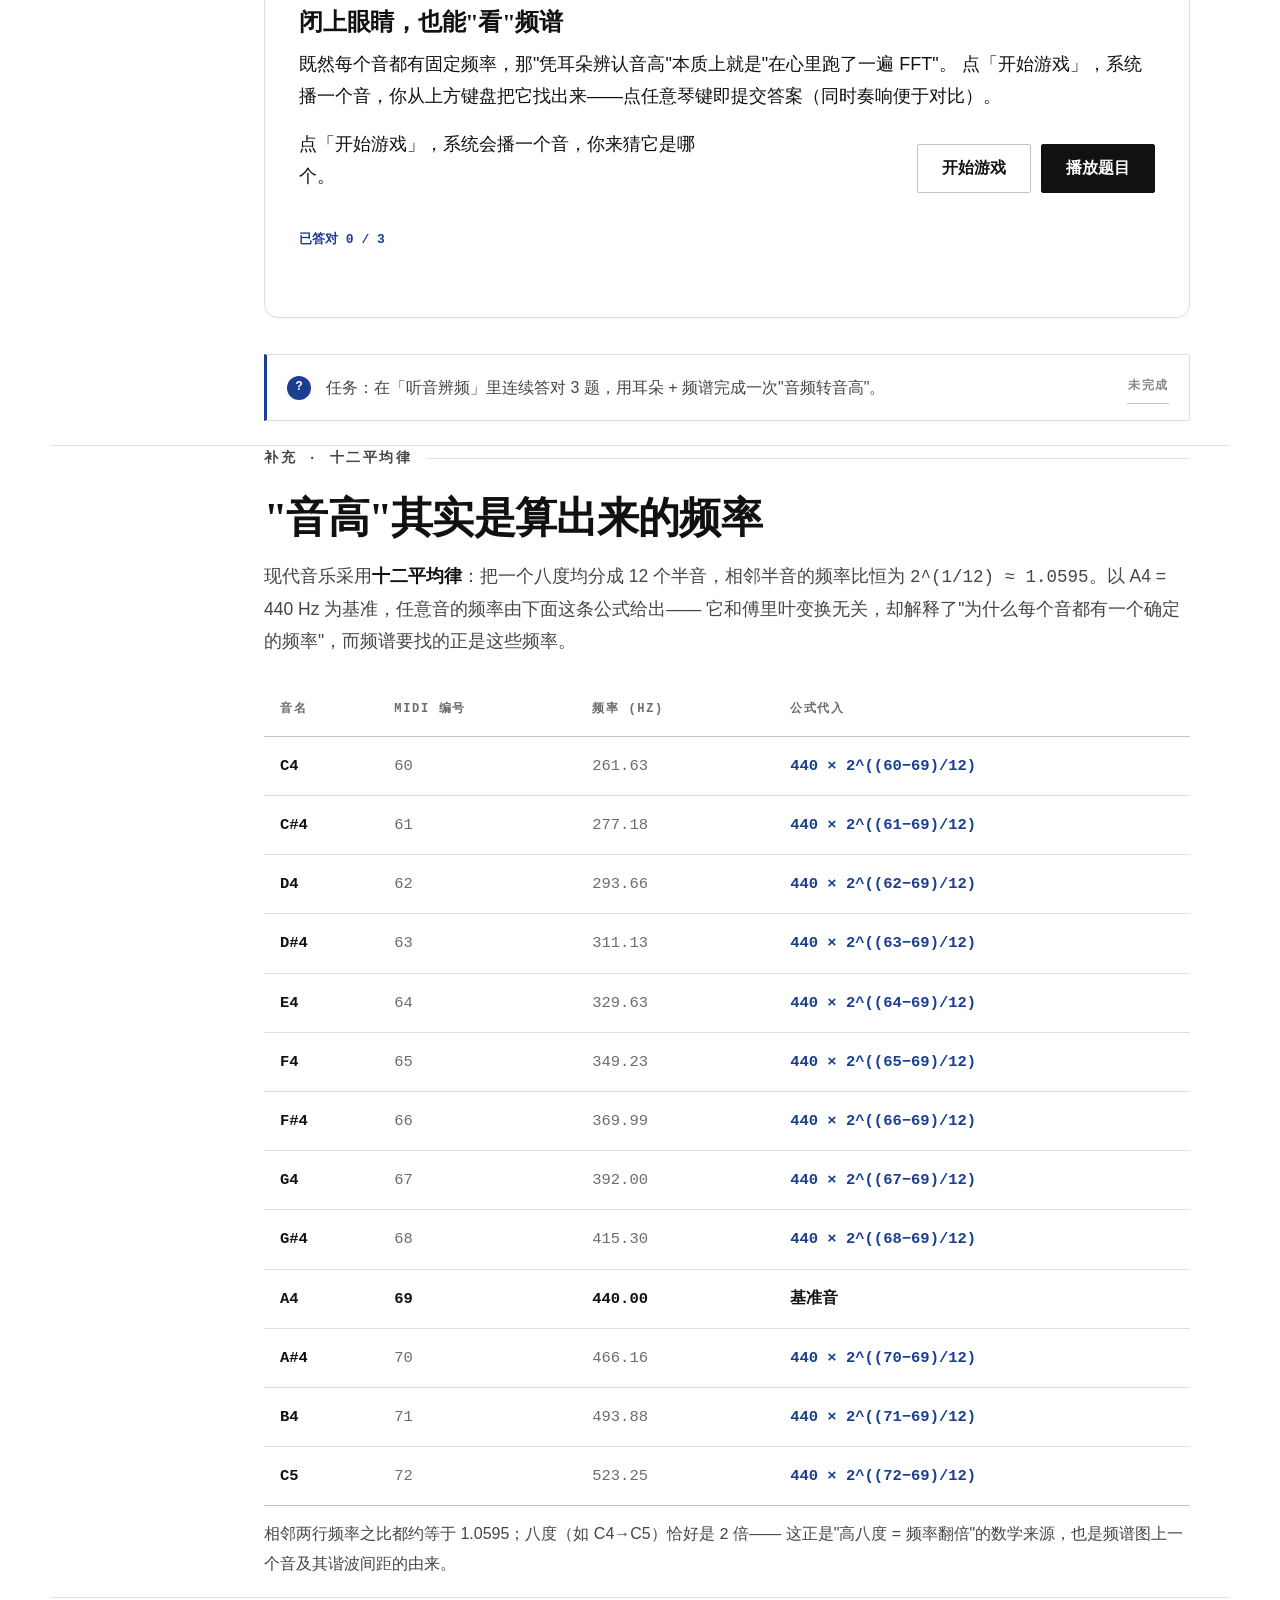
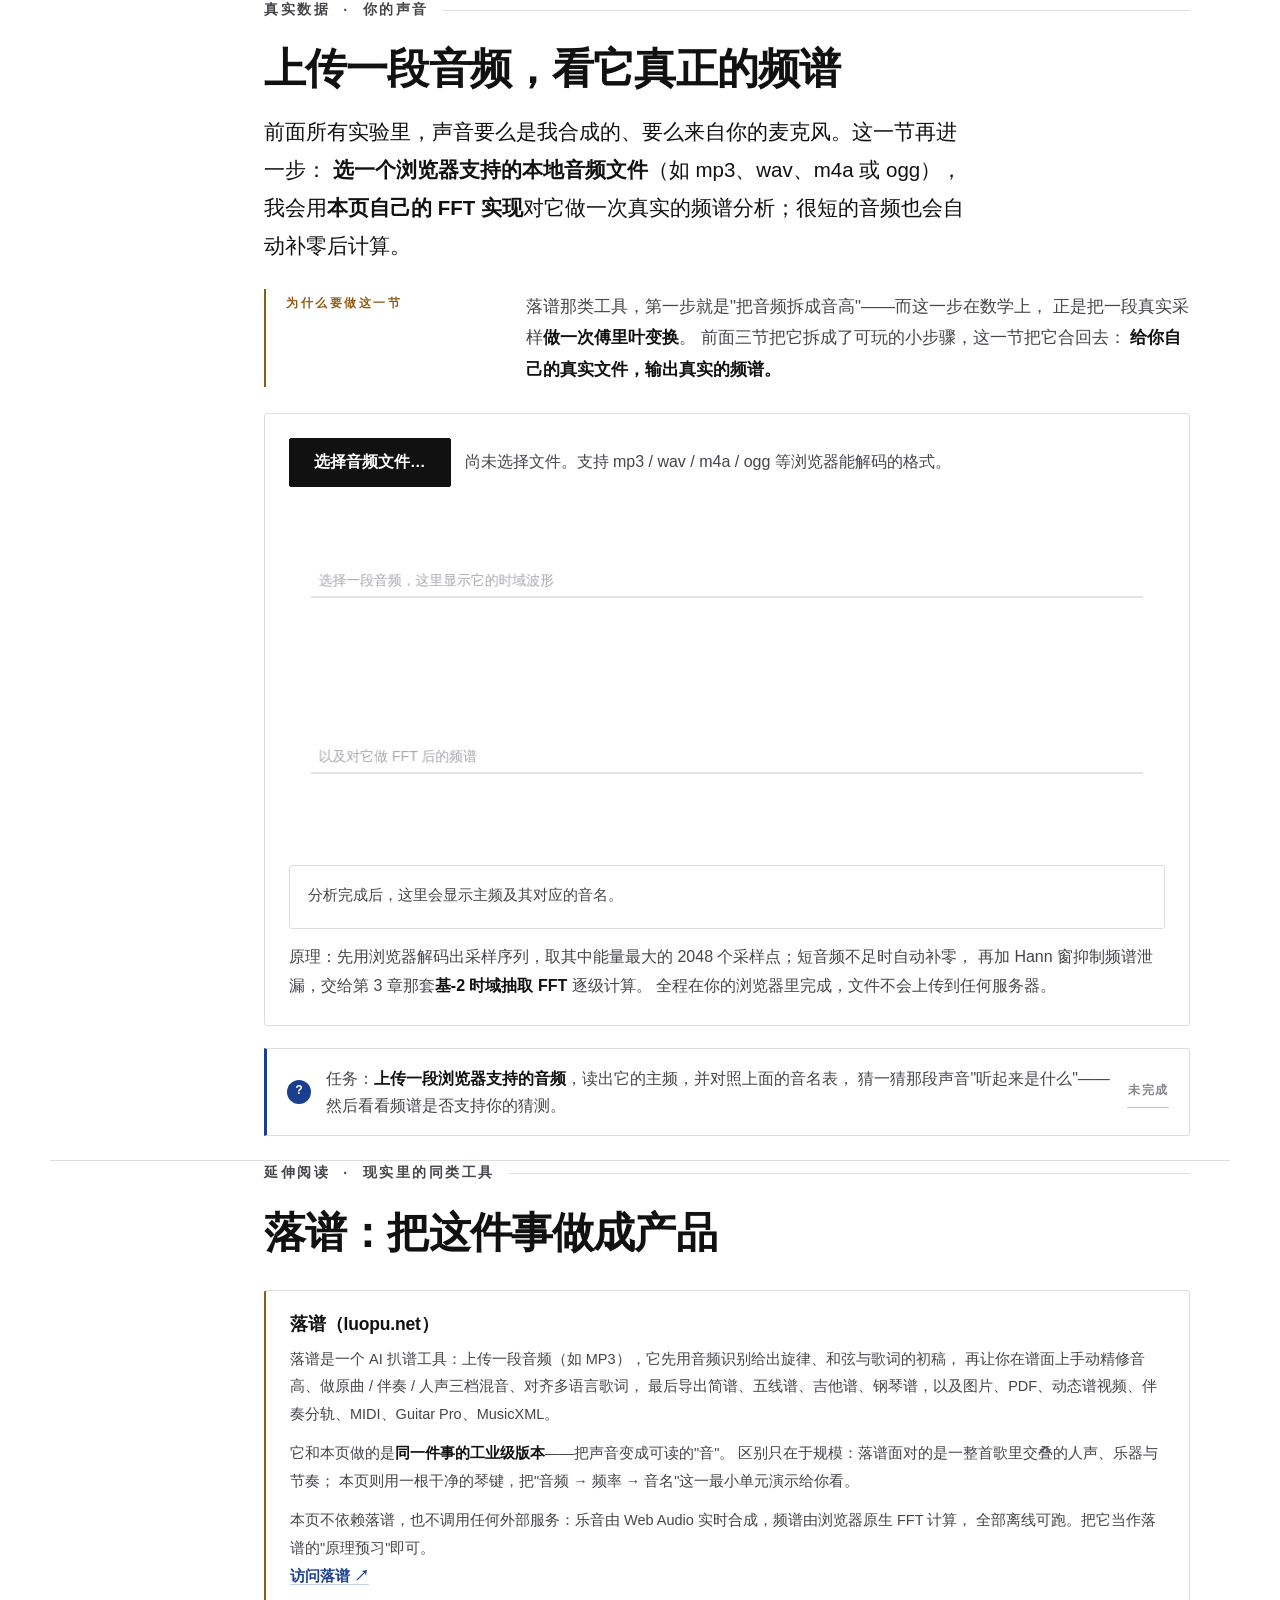
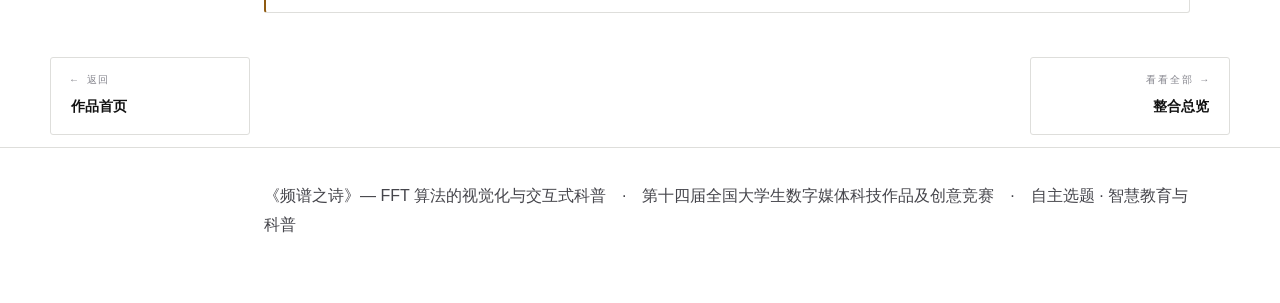
<file: note-lab.html>
<!DOCTYPE html>
<html lang="zh-CN">
<head>
<meta charset="UTF-8">
<meta name="viewport" content="width=device-width, initial-scale=1.0">
<title>音高实验室 · 频谱与乐理 — 频谱之诗</title>
<!-- __sp_head -->
<link rel="icon" href="data:image/svg+xml,%3Csvg xmlns='http://www.w3.org/2000/svg' viewBox='0 0 24 24'%3E%3Crect width='24' height='24' rx='3' fill='%2316161A'/%3E%3Cpath d='M3.5 17.5C6.2 17.5 6.2 7.5 9 7.5s2.8 10 5.5 10 2.8-10 5.5-10' stroke='%23FBFAF7' stroke-width='2.1' fill='none' stroke-linecap='round'/%3E%3Ccircle cx='20' cy='7.5' r='2.3' fill='%239A6212'/%3E%3C/svg%3E">
<meta name="theme-color" content="#FFFFFF">
<meta name="description" content="《频谱之诗》延伸实验：把频率翻译成音高。弹琴键、看实时 FFT 频谱、玩听音辨频小游戏，并认识把这件事做成产品的落谱（luopu.net）。离线、零依赖。">
<meta property="og:type" content="website">
<meta property="og:locale" content="zh_CN">
<meta property="og:title" content="音高实验室 · 频谱与乐理 — 频谱之诗">
<meta name="og:description" content="弹琴键、看实时 FFT 频谱、玩听音辨频小游戏，并认识落谱（luopu.net）。离线、零依赖。">
<meta name="twitter:card" content="summary">
<link rel="stylesheet" href="assets/css/main.css?v=1791815400">
<style>
  .nl-hero { padding-top: 76px; }
  .nl-hero h1 { font-size: clamp(40px, 6vw, 64px); letter-spacing: -.04em; line-height: 1.04; }
  .nl-hero .sub { font-size: clamp(16px, 1.6vw, 19px); color: var(--fg-2); max-width: 60ch; margin-top: 22px; }

  /* 钢琴键盘：灰色琴床 + 白键 + 可见分隔，避免与页面白底融为一体 */
  .piano {
    position: relative; display: flex; height: clamp(190px, 15vw, 250px); margin-top: 20px;
    border: 1px solid var(--line-2); border-radius: var(--r); overflow: hidden;
    background: #E5E5E0;
    padding: 4px 5px 0; gap: 1px;
    box-shadow: inset 0 0 18px rgba(17,17,17,.06);
  }
  .key-white {
    flex: 1; position: relative;
    display: flex; flex-direction: column; justify-content: flex-end; align-items: center;
    padding-bottom: 12px; cursor: pointer; background: #fff;
    font-family: var(--mono); font-size: 12px; color: var(--fg-2);
    border-radius: 3px 3px 0 0;
    box-shadow: 0 -1px 0 rgba(255,255,255,.8) inset, 0 2px 0 rgba(17,17,17,.05) inset;
    transition: background .12s; user-select: none; -webkit-user-select: none;
  }
  .key-white:hover { background: #fbfbfb; }
  .key-white.active { background: var(--blue-soft); color: var(--blue); box-shadow: inset 0 0 0 1px var(--blue-line); }
  .key-black {
    position: absolute; top: 0; width: 7.5%; height: 60%; background: #1f1f1f;
    border: 1px solid #161616; border-radius: 0 0 var(--r-sm) var(--r-sm);
    display: flex; flex-direction: column; justify-content: flex-end; align-items: center;
    padding-bottom: 8px; cursor: pointer; color: #e8e8e8;
    font-family: var(--mono); font-size: 10px; z-index: 2;
    user-select: none; -webkit-user-select: none;
    box-shadow: 0 2px 2px rgba(0,0,0,.12);
  }
  .key-black:hover { background: #111; }
  .key-black.active { background: var(--blue); color: #fff; border-color: var(--blue); }

  /* 信息读数 */
  .note-info {
    margin-top: 16px; padding: 16px 18px; border: 1px solid var(--line);
    border-radius: var(--r); background: var(--surface);
    min-height: 64px; font-size: 15px; line-height: 1.7;
  }
  /* 高度用 clamp 随屏幕放大；JS 渲染后会以内联 style 覆盖为精确值 */
  .nl-spectrum-canvas { display: block; width: 100%; height: clamp(220px, 17vw, 300px); margin-top: 14px; }

  /* 游戏 */
  .game-bar { display: flex; gap: 12px; flex-wrap: wrap; align-items: center; margin-top: 18px; }
  .game-meta { font-family: var(--mono); font-size: 13px; color: var(--blue); font-weight: 700; }
  .game-result { margin-top: 14px; font-size: 15px; font-weight: 600; min-height: 22px; }
  .game-hint { color: var(--fg-3); font-size: 14px; }

  /* 落谱卡片 */
  .luopu {
    margin-top: 30px; padding: 22px 24px;
    border: 1px solid var(--line); border-left: 2px solid var(--amber);
    border-radius: var(--r); background: var(--surface);
  }
  .luopu h4 { margin: 0 0 10px; }
  .luopu p { margin: 0 0 12px; font-size: 14.5px; line-height: 1.9; color: var(--fg-2); }
  .luopu a.ext { color: var(--blue); font-weight: 600; text-decoration: none; border-bottom: 1px solid var(--blue-line); }

  @media (max-width: 580px) {
    .piano { height: clamp(150px, 12vw, 200px); }
    .key-white { font-size: 10px; }
    .key-black { font-size: 9px; }
  }
</style>
</head>
<body>
<header class="topbar" data-nav="6"></header>

<main>
  <!-- ============ HERO ============ -->
  <section class="wrap nl-hero">
    <p class="eyebrow">延伸实验 · 频谱与乐理</p>
    <h1>音高实验室</h1>
    <p class="sub">
      标题叫《频谱之诗》——"频谱"是算法，"诗"是声音。这一页把两者接到一起：
      你弹一个音，它既是某段振动曲线，也是频谱上的一根（或几根）柱子。
      声音只在本机合成与处理，不会上传。
    </p>

    <div class="analogy" style="margin-top:30px">
      <div class="ai">灵感从哪来</div>
      <div class="at">
        我最近研究了一个叫<b>落谱（luopu.net）</b>的工具：上传一首歌，它能自动识别出旋律、和弦、歌词，
        并转成简谱 / 五线谱 / 吉他谱，再让你在谱面上手动精修。说到底，它做的是一件和本站同源的事——
        <b>把声音变成可读的"音"</b>。本页受它启发，但完全由我离线实现：
        用 Web Audio 合成乐音、用实时 FFT 画出频谱，并做了一个"听音辨频"小游戏；
        最后一节还能<b>上传你自己的音频，用本页的 FFT 实现对它做一次真实的频谱分析</b>。
        落谱是这件事的<b>工业级产品</b>，本页是它的<b>教学切片</b>。
      </div>
    </div>
  </section>

  <!-- ============ 钢琴 + 实时频谱 + 听音辨频 ============ -->
  <section class="wrap chap-head">
    <p class="eyebrow">动手 · 弹与看</p>
    <h2>弹一个音，看它的频谱指纹</h2>
    <p class="lede">
      点击下方（或键盘 Tab + 回车）任意一个琴键。你会同时<strong>听到声音</strong>，
      并在下方看到它的<strong>实时 FFT 频谱</strong>：基频是最高那根蓝柱，2、3 次谐波是旁边更矮的蓝柱。
      这正是"一个音 = 多个正弦成分"的耳朵版证据。
    </p>

    <div class="piano-wrap">
      <div class="piano" id="piano"></div>
      <div class="note-info" id="noteInfo">
        <span class="muted">选择一个琴键，这里会显示它的音名与频率。</span>
      </div>
      <canvas id="noteSpectrum" class="nl-spectrum-canvas" role="img"
              aria-label="所选琴键的实时频谱，横轴为频率，纵轴为能量，蓝柱为该音的基频与谐波"></canvas>
      <p class="small muted" id="audioHint" style="margin-top:8px">
        提示：音越"实"，频谱越像一根干净的柱子；本页为听感加了 2、3 次谐波，所以你会看到一组等差数列的蓝柱。
      </p>
    </div>

    <!-- 听音辨频（与钢琴同处一节，便于直接作答） -->
    <div class="card" style="margin-top:30px">
      <span class="tag amber">动手 · 听音辨频</span>
      <h3 style="margin:12px 0 10px">闭上眼睛，也能"看"频谱</h3>
      <p class="small muted" style="margin:0 0 16px">
        既然每个音都有固定频率，那"凭耳朵辨认音高"本质上就是"在心里跑了一遍 FFT"。
        点「开始游戏」，系统播一个音，你从上方键盘把它找出来——点任意琴键即提交答案（同时奏响便于对比）。
      </p>
      <div class="grid grid-2" style="gap:16px;align-items:center;margin-bottom:6px">
        <div>
          <p class="game-hint" id="gameHint">点「开始游戏」，系统会播一个音，你来猜它是哪个。</p>
        </div>
        <div style="display:flex;gap:10px;flex-wrap:wrap;justify-content:flex-end">
          <button class="btn" id="gameStart">开始游戏</button>
          <button class="btn primary" id="gamePlay">播放题目</button>
        </div>
      </div>
      <div class="game-bar">
        <span class="game-meta" id="gameProgress">已答对 0 / 3</span>
      </div>
      <div class="game-result" id="gameResult" role="status" aria-live="polite"></div>
    </div>

    <div class="quest" data-quest="note_lab" style="margin-top:22px">
      <div class="q-ico">?</div>
      <div class="q-txt">任务：在「听音辨频」里连续答对 3 题，用耳朵 + 频谱完成一次"音频转音高"。</div>
      <div class="q-state">未完成</div>
    </div>
  </section>

  <!-- ============ 十二平均律 ============ -->
  <section class="wrap">
    <p class="eyebrow">补充 · 十二平均律</p>
    <h2>"音高"其实是算出来的频率</h2>
    <p class="muted prose-flow">
      现代音乐采用<strong>十二平均律</strong>：把一个八度均分成 12 个半音，相邻半音的频率比恒为
      <span class="mono">2^(1/12) ≈ 1.0595</span>。以 A4 = 440 Hz 为基准，任意音的频率由下面这条公式给出——
      它和傅里叶变换无关，却解释了"为什么每个音都有一个确定的频率"，而频谱要找的正是这些频率。
    </p>

    <table class="data" style="margin-top:26px">
      <thead>
        <tr><th>音名</th><th>MIDI 编号</th><th>频率 (Hz)</th><th>公式代入</th></tr>
      </thead>
      <tbody>
        <tr><td>C4</td><td>60</td><td>261.63</td><td>440 × 2^((60−69)/12)</td></tr>
        <tr><td>C#4</td><td>61</td><td>277.18</td><td>440 × 2^((61−69)/12)</td></tr>
        <tr><td>D4</td><td>62</td><td>293.66</td><td>440 × 2^((62−69)/12)</td></tr>
        <tr><td>D#4</td><td>63</td><td>311.13</td><td>440 × 2^((63−69)/12)</td></tr>
        <tr><td>E4</td><td>64</td><td>329.63</td><td>440 × 2^((64−69)/12)</td></tr>
        <tr><td>F4</td><td>65</td><td>349.23</td><td>440 × 2^((65−69)/12)</td></tr>
        <tr><td>F#4</td><td>66</td><td>369.99</td><td>440 × 2^((66−69)/12)</td></tr>
        <tr><td>G4</td><td>67</td><td>392.00</td><td>440 × 2^((67−69)/12)</td></tr>
        <tr><td>G#4</td><td>68</td><td>415.30</td><td>440 × 2^((68−69)/12)</td></tr>
        <tr><td><strong>A4</strong></td><td><strong>69</strong></td><td><strong>440.00</strong></td><td><strong>基准音</strong></td></tr>
        <tr><td>A#4</td><td>70</td><td>466.16</td><td>440 × 2^((70−69)/12)</td></tr>
        <tr><td>B4</td><td>71</td><td>493.88</td><td>440 × 2^((71−69)/12)</td></tr>
        <tr><td>C5</td><td>72</td><td>523.25</td><td>440 × 2^((72−69)/12)</td></tr>
      </tbody>
    </table>
    <p class="small muted prose-flow" style="margin-top:14px">
      相邻两行频率之比都约等于 1.0595；八度（如 C4→C5）恰好是 <span class="mono">2</span> 倍——
      这正是"高八度 = 频率翻倍"的数学来源，也是频谱图上一个音及其谐波间距的由来。
    </p>
  </section>

  <!-- ============ 真实数据：上传音频做真实 FFT ============ -->
  <section class="wrap">
    <p class="eyebrow">真实数据 · 你的声音</p>
    <h2>上传一段音频，看它真正的频谱</h2>
    <p class="lede">
      前面所有实验里，声音要么是我合成的、要么来自你的麦克风。这一节再进一步：
      <strong>选一个浏览器支持的本地音频文件</strong>（如 mp3、wav、m4a 或 ogg），
      我会用<strong>本页自己的 FFT 实现</strong>对它做一次真实的频谱分析；很短的音频也会自动补零后计算。
    </p>

    <div class="analogy" style="margin-top:24px">
      <div class="ai">为什么要做这一节</div>
      <div class="at">
        落谱那类工具，第一步就是"把音频拆成音高"——而这一步在数学上，
        正是把一段真实采样<strong>做一次傅里叶变换</strong>。
        前面三节把它拆成了可玩的小步骤，这一节把它合回去：
        <strong>给你自己的真实文件，输出真实的频谱。</strong>
      </div>
    </div>

    <div class="stage" style="margin-top:26px">
      <div style="display:flex;gap:14px;align-items:center;flex-wrap:wrap">
        <input type="file" id="audioFile" accept="audio/*" style="display:none">
        <button class="btn primary" id="audioPick" type="button">选择音频文件…</button>
        <span class="small muted" id="upStatus">尚未选择文件。支持 mp3 / wav / m4a / ogg 等浏览器能解码的格式。</span>
      </div>

      <canvas id="upWave" style="display:block;width:100%;max-width:100%;height:clamp(160px,13vw,215px);margin-top:22px" role="img"
              aria-label="上传音频的时域波形包络"></canvas>
      <canvas id="upSpec" style="display:block;width:100%;max-width:100%;height:clamp(160px,13vw,215px);margin-top:16px" role="img"
              aria-label="上传音频经本页基-2 FFT 计算得到的频谱"></canvas>

      <div class="note-info" id="upInfo" style="margin-top:20px">
        <span class="muted">分析完成后，这里会显示主频及其对应的音名。</span>
      </div>

      <p class="small muted" style="margin:14px 0 0">
        原理：先用浏览器解码出采样序列，取其中能量最大的 2048 个采样点；短音频不足时自动补零，
        再加 Hann 窗抑制频谱泄漏，交给第 3 章那套<strong>基-2 时域抽取 FFT</strong> 逐级计算。
        全程在你的浏览器里完成，文件不会上传到任何服务器。
      </p>
    </div>

    <div class="quest" data-quest="note_upload" style="margin-top:22px">
      <div class="q-ico">?</div>
      <div class="q-txt">
        任务：<b>上传一段浏览器支持的音频</b>，读出它的主频，并对照上面的音名表，
        猜一猜那段声音"听起来是什么"——然后看看频谱是否支持你的猜测。
      </div>
      <div class="q-state">未完成</div>
    </div>
  </section>

  <!-- ============ 落谱 reference ============ -->
  <section class="wrap">
    <p class="eyebrow">延伸阅读 · 现实里的同类工具</p>
    <h2>落谱：把这件事做成产品</h2>

    <div class="luopu">
      <h4>落谱（luopu.net）</h4>
      <p>
        落谱是一个 AI 扒谱工具：上传一段音频（如 MP3），它先用音频识别给出旋律、和弦与歌词的初稿，
        再让你在谱面上手动精修音高、做原曲 / 伴奏 / 人声三档混音、对齐多语言歌词，
        最后导出简谱、五线谱、吉他谱、钢琴谱，以及图片、PDF、动态谱视频、伴奏分轨、MIDI、Guitar Pro、MusicXML。
      </p>
      <p>
        它和本页做的是<strong>同一件事的工业级版本</strong>——把声音变成可读的"音"。
        区别只在于规模：落谱面对的是一整首歌里交叠的人声、乐器与节奏；
        本页则用一根干净的琴键，把"音频 → 频率 → 音名"这一最小单元演示给你看。
      </p>
      <p style="margin-bottom:0">
        本页不依赖落谱，也不调用任何外部服务：乐音由 Web Audio 实时合成，频谱由浏览器原生 FFT 计算，
        全部离线可跑。把它当作落谱的"原理预习"即可。
        <br><a class="ext" href="https://www.luopu.net/" target="_blank" rel="noopener">访问落谱 ↗</a>
      </p>
    </div>
  </section>

  <div class="wrap pager">
    <a href="index.html"><span class="dir">← 返回</span><span class="ttl">作品首页</span></a>
    <a class="next" href="all-in-one.html"><span class="dir">看看全部 →</span><span class="ttl">整合总览</span></a>
  </div>
</main>

<footer class="site-footer"></footer>
<script src="assets/js/site.js"></script>
<script src="assets/js/note-lab.js"></script>
</body>
</html>
</file>
<file: assets/css/main.css>
/* ============================================================
   《频谱之诗》· 设计系统 v4 —— 学术出版物 / 印刷语言
   ------------------------------------------------------------
   设计原则：
   1. 纸与墨。少色、深色、无荧光。色彩只承担"语义"，不承担"装饰"。
   2. 发丝线（1px hairline）代替阴影；不用投影、不用毛玻璃。
   3. 旁注（margin note）代替彩色气泡；标签用字距大写，不用胶囊。
   4. 标题衬线（刊物感）+ 正文无衬线（中文小字更清晰）+ 等宽数字。
   5. 直角（2–3px）代替大圆角；不加 hover 位移。
   ============================================================ */

:root {
  /* —— 底：纯白。页面回到最干净的底，卡片靠发丝线而非底色差立住 —— */
  --bg:         #FFFFFF;
  --bg-2:       #F4F4F3;
  --surface:    #FFFFFF;
  --surface-2:  #F7F7F6;

  /* —— 描边：中性发丝线。白底上需略深一档，否则会被吞 —— */
  --line:       #DEDEDB;
  --line-2:     #C4C4C0;

  /* —— 墨：近黑 + 中性灰阶 —— */
  --fg:         #111111;
  --fg-2:       #45454B;
  --fg-3:       #6B6B73;
  --fg-4:       #86868E;

  /* —— 主色：印刷深蓝 —— */
  --blue:       #1B3F8F;
  --blue-soft:  #EFF2F9;
  --blue-line:  #C6D0E8;

  /* —— 辅色：赭石 / 松绿 / 紫灰 / 砖红 —— */
  --amber:      #8F5B12;
  --amber-soft: #F9F5ED;
  --green:      #2C6B4C;
  --green-soft: #EDF5F0;
  --violet:     #5A4A93;
  --violet-soft:#F2F1F8;
  --rose:       #97372F;
  --rose-soft:  #FAEFEE;

  /* —— 阴影：浅色底上不用；仅卡片在纯白底上保留极轻一层以分离边界 —— */
  --sh-1: 0 1px 2px rgba(17,17,17,.04);
  --sh-2: 0 2px 6px rgba(17,17,17,.06);
  --sh-3: none;

  --mono: 'JetBrains Mono', 'SFMono-Regular', Consolas, 'Liberation Mono', monospace;
  --serif: 'Source Serif Pro', 'Iowan Old Style', Georgia,
           'Source Han Serif SC', 'Noto Serif SC', 'Songti SC', 'STSong', 'SimSun', serif;
  --sans: -apple-system, BlinkMacSystemFont, 'Segoe UI', 'PingFang SC',
          'Hiragino Sans GB', 'Microsoft YaHei', sans-serif;

  --r:    3px;
  --r-sm: 2px;
}

* { box-sizing: border-box; }
html { scroll-behavior: smooth; }

body {
  margin: 0;
  background: var(--bg);
  color: var(--fg);
  font-family: var(--sans);
font-size: 17.5px;
line-height: 1.82;
  -webkit-font-smoothing: antialiased;
  text-rendering: optimizeLegibility;
  overflow-x: hidden;
}

::selection { background: #DCE3F2; color: var(--fg); }

:focus-visible { outline: 2px solid var(--blue); outline-offset: 2px; }

/* ================= 被总览页嵌入时的精简视图 =================
   site.js 检测到自己处在 iframe 中，就给 <html> 加上 .sp-embed。
   这里隐藏顶栏、悬浮章节导航与页脚，只保留正文。 */
html.sp-embed .topbar,
html.sp-embed .side-nav,
html.sp-embed .site-footer,
html.sp-embed .pager { display: none !important; }
html.sp-embed body { padding-bottom: 0; }
html.sp-embed section:first-of-type { padding-top: 36px; }

/* ================= 顶栏 ================= */
.topbar {
  position: sticky; top: 0; z-index: 50;
  background: var(--bg);
  border-bottom: 1px solid var(--line);
}
.topbar-inner {
max-width: 1280px; margin: 0 auto;
  padding: 0 40px; height: 66px;
  display: flex; align-items: center; gap: 20px;
}
@media (min-width: 1600px) {
  .topbar-inner { max-width: 1400px; }
}
.brand {
  display: flex; align-items: center; gap: 10px;
  font-family: var(--serif);
  font-weight: 700; color: var(--fg); text-decoration: none;
  font-size: 16px; white-space: nowrap; letter-spacing: .01em;
}
.brand .mark { width: 24px; height: 24px; flex: none; }
.top-next {
  margin-left: auto; color: var(--fg); text-decoration: none;
  font-size: 14px; font-weight: 700;
}
.side-nav {
  position: fixed; z-index: 60; left: 18px; top: 96px;
  display: flex; flex-direction: column; gap: 6px; width: 168px;
}
.side-nav a {
  display: block; color: #111; text-decoration: none;
  background: #fff; border: 1px solid #d9d9d9;
  border-radius: 999px; padding: 10px 14px;
  font-size: 13px; font-weight: 700; line-height: 1.3;
}
.side-nav a:hover { background: #111; color: #fff; }
.side-nav a.active { background: #111; color: #fff; }
@media (max-width: 1180px) {
  .wrap { padding-left: 24px; }
  .side-nav {
    left: 0; right: 0; top: auto; bottom: 0; width: auto;
    flex-direction: row; overflow-x: auto; padding: 8px;
    padding-bottom: calc(8px + env(safe-area-inset-bottom));
    background: rgba(255,255,255,.96); border-top: 1px solid #e5e5e5;
    scrollbar-width: none;
  }
  .side-nav::-webkit-scrollbar { display: none; }
  .side-nav a { white-space: nowrap; }
  body { padding-bottom: calc(72px + env(safe-area-inset-bottom)); }
}
.nav a:hover { color: var(--fg); }
.nav a.active {
  color: var(--fg); font-weight: 700;
  border-bottom-color: var(--blue);
}

/* ================= 布局 ================= */
   /* 容器宽度：1080px 在 1440p 屏上左右留白过多、正文行长偏短，
      读起来像"手机版放大"。这里放宽到 1280px，行长控制在 ~34 汉字，
      仍在舒适阅读区间（中文正文 30-40 字/行最佳）。 */
.wrap { max-width: 1180px; margin: 0 auto; padding: 0 40px 0 214px; }
.narrow { max-width: 940px; }

section { padding: 88px 0; }
section + section { border-top: 1px solid var(--line); }

/* 大屏再放宽一档 */
@media (min-width: 1600px) {
  .wrap { max-width: 1400px; }
  .narrow { max-width: 1000px; }
}

/* ================= 排版 ================= */
/* 标题用衬线（刊物感），正文用无衬线（中文小字更清晰） */
h1, h2, h3, h4 { margin: 0; line-height: 1.28; letter-spacing: -.01em; }
h1 { font-family: var(--serif); font-size: clamp(44px, 6vw, 72px); font-weight: 700; letter-spacing: -.03em; }
h2 { font-family: var(--serif); font-size: clamp(28px, 3.4vw, 42px); font-weight: 700; margin-bottom: 16px; letter-spacing: -.02em; text-wrap: pretty; }
h3 { font-family: var(--serif); font-size: 24px; font-weight: 700; margin-bottom: 12px; }
h4 { font-size: 17.5px; font-weight: 700; }

/* 章节标签：等宽字距 + 右侧延伸细线（出版物栏目名） */
.eyebrow {
  display: flex; align-items: center; gap: 14px;
  font-family: var(--mono);
  font-size: 14px; font-weight: 700; letter-spacing: .18em;
  text-transform: uppercase; color: var(--fg-2);
  margin-bottom: 20px;
}
.eyebrow::after { content: ''; flex: 1; height: 1px; background: var(--line); }

/* —— 字号层级：导语 20.5 / 正文 18 / 卡片描述 17 / 辅助说明 16 / 标签 14 ——
   级差明确，辅助文字靠「更小字号 + 更浅字色」区分，而不是全部拉大。 */
.lede { font-size: 20.5px; color: var(--fg); max-width: 62ch; line-height: 1.85; }
.muted { color: var(--fg-2); }
.small { font-family: var(--sans); font-size: 16px; line-height: 1.8; color: var(--fg-2); }
.card p { font-size: 18px; line-height: 1.78; color: var(--fg); }
.stage-copy p { font-size: 18px; line-height: 1.78; color: var(--fg); }
.mono { font-family: var(--mono); }
p { margin: 0 0 18px; }
a { color: var(--blue); }
strong { color: var(--fg); font-weight: 700; }

/* 强调：细下划线（替代荧光笔渐变） */
.hl     { border-bottom: 2px solid rgba(154,98,18,.42); padding-bottom: 1px; }
.hl-blue{ border-bottom: 2px solid var(--blue-line); padding-bottom: 1px; }

/* ================= 卡片 =================
   白底之上，卡片与页面同色，因此靠「稍深的发丝线 + 极轻投影」立住。
   两者都克制：线只比页面白一档，投影近乎不可见，只用于消除边界糊感。
   （白底是本设计的一处必要例外，非投影是针对浅色底的设定。） */
.card {
  background: var(--surface);
  border: 1px solid var(--line);
  border-radius: 14px;
  padding: 30px 34px;
  box-shadow: 0 1px 2px rgba(17,17,17,.04);
  transition: border-color .18s ease, box-shadow .18s ease;
}
.card:hover { border-color: var(--line-2); box-shadow: 0 2px 6px rgba(17,17,17,.06); }
.card.hi {
  border-left: 2px solid var(--blue);
  padding-left: 32px;
}

.grid { display: grid; gap: 18px; }
.grid-2 { grid-template-columns: repeat(2, 1fr); }
.grid-3 { grid-template-columns: repeat(3, 1fr); }
.grid-4 { grid-template-columns: repeat(4, 1fr); }

/* 实验专用网格：桌面多栏，窄屏自动堆叠 */
.wind-grid { grid-template-columns: repeat(3, minmax(0, 1fr)); }
.wind-grid .stage canvas { height: 280px !important; max-height: 320px; }
.demo-2    { grid-template-columns: 1fr 1fr; }
.mic-head  { grid-template-columns: 1fr auto; align-items: center; }

/* ================= 按钮 ================= */
.btn {
  display: inline-flex; align-items: center; gap: 8px;
  border: 1px solid var(--line-2);
  background: var(--surface); color: var(--fg);
  font-family: var(--sans); font-size: 15.5px; font-weight: 600;
  padding: 13px 24px; border-radius: var(--r-sm);
  cursor: pointer; transition: border-color .16s, background .16s, color .16s;
  text-decoration: none;
}
.btn:hover { border-color: var(--fg); }
.btn.primary {
  background: var(--fg); border-color: var(--fg); color: #fff;
}
.btn.primary:hover { background: var(--blue); border-color: var(--blue); }
.btn.accent {
  background: var(--blue-soft); border-color: var(--blue-line); color: var(--blue);
}
.btn.accent:hover { border-color: var(--blue); }
.btn.ghost { background: transparent; }
.btn.ghost:hover { background: var(--bg-2); }
.btn:disabled { opacity: .35; cursor: not-allowed; }

/* ================= 表单 ================= */
label.field {
  display: block;
  font-family: var(--sans); font-size: 14px; font-weight: 600;
  color: var(--fg-2); margin-bottom: 10px;
  letter-spacing: .01em;
}
input[type=range] {
  width: 100%; height: 4px; -webkit-appearance: none; appearance: none;
  background: var(--line-2); border-radius: 0; outline: none; cursor: pointer;
}
input[type=range]::-webkit-slider-thumb {
  -webkit-appearance: none; appearance: none;
  width: 19px; height: 19px; border-radius: 50%;
  background: var(--fg); border: 3px solid var(--bg);
  box-shadow: 0 0 0 1px var(--fg-2);
  cursor: grab; transition: background .14s;
}
input[type=range]::-webkit-slider-thumb:hover { background: var(--blue); }
input[type=range]::-moz-range-thumb {
  width: 16px; height: 16px; border-radius: 50%; border: 3px solid var(--bg);
  background: var(--fg); box-shadow: 0 0 0 1px var(--fg-2); cursor: grab;
}
select, input[type=number] {
  font-family: var(--sans); font-size: 14.5px; color: var(--fg);
  border: 1px solid var(--line-2); border-radius: var(--r-sm);
  padding: 9px 13px; background: var(--surface); cursor: pointer;
  transition: border-color .16s;
}
select:hover, select:focus { border-color: var(--blue); outline: none; }

/* ================= 公式 ================= */
.formula {
  font-family: var(--mono); font-size: 15px;
  background: var(--surface-2); color: var(--fg);
  border: 1px solid var(--line);
  border-left: 3px solid var(--fg);
  border-radius: 0;
  padding: 18px 22px;
  margin: 0 0 18px; overflow-x: auto;
  line-height: 1.9;
}
.formula em { color: var(--blue); font-style: italic; }

/* ================= 舞台（图表容器） ================= */
.stage {
  background: var(--surface);
  border: 1px solid var(--line);
  border-radius: var(--r); padding: 24px;
}
.stage svg, .stage canvas { display: block; width: 100%; height: auto; }

/* 装饰性扫描线：本设计不使用 */
.scanline { display: none !important; }

/* ================= 标签（方形字距标签，非胶囊） ================= */
.tag {
  display: inline-block;
  font-family: var(--mono); font-size: 13px; font-weight: 600;
  letter-spacing: .14em; text-transform: uppercase;
  padding: 5px 10px; border-radius: var(--r-sm);
  background: transparent; color: var(--fg-2);
  border: 1px solid var(--line-2);
  margin-right: 6px;
  vertical-align: middle;
}
.tag.blue   { color: var(--blue);   border-color: var(--blue-line);   background: var(--blue-soft); }
.tag.amber  { color: var(--amber);  border-color: #E0C89C;             background: var(--amber-soft); }
.tag.green  { color: var(--green);  border-color: #BAD5C7;             background: var(--green-soft); }
.tag.violet { color: var(--violet); border-color: #D5CFE6;             background: var(--violet-soft); }

/* ================= 数据对照表（数值型） ================= */
table.data { font-family: var(--mono); font-size: 15.5px; }
table.data th { font-family: var(--mono); }
table.data td { font-family: var(--mono); color: var(--fg-3); }
table.data td:first-child { color: var(--fg); font-weight: 700; }
table.data td:last-child { color: var(--blue); font-weight: 700; }
table.data tbody tr:hover { background: transparent; }
table.data tr:last-child td { border-bottom: 1px solid var(--line-2); }

/* ================= 规格表（键值对，文档语言） ================= */
table.spec { font-family: var(--sans); font-size: 14.5px; }
table.spec tbody tr:hover { background: transparent; }
table.spec td {
  border-bottom: 1px solid var(--line);
  vertical-align: top;
  padding: 15px 24px 15px 0;
  line-height: 1.78;
}
table.spec td:first-child {
  width: 92px; padding-right: 0;
  font-family: var(--mono); font-size: 10.5px; font-weight: 600;
  letter-spacing: .16em; text-transform: uppercase;
  color: var(--fg-4); white-space: nowrap;
  padding-top: 20px;
}
table.spec td:last-child { color: var(--fg-2); }
table.spec tr:last-child td { border-bottom: none; }
table.spec .mono { font-size: 13.5px; color: var(--fg); }

/* ================= 页脚 ================= */
footer {
  border-top: 1px solid var(--line);
  padding: 34px 0 64px;
  color: var(--fg-4);
  font-family: var(--sans); font-size: 13px;
}

/* ================= 表格 ================= */
table { width: 100%; border-collapse: collapse; font-family: var(--sans); font-size: 15.5px; }
th, td { text-align: left; padding: 15px 16px; border-bottom: 1px solid var(--line); }
th {
  font-family: var(--mono);
  font-size: 12px; text-transform: uppercase; letter-spacing: .14em;
  color: var(--fg-3); font-weight: 700;
  border-bottom: 1px solid var(--line-2);
}
tbody tr:hover { background: var(--surface-2); }
td { color: var(--fg-2); }

/* ================= 编号步骤（衬线数字，非圆点） ================= */
ol.steps { counter-reset: s; list-style: none; padding: 0; margin: 0; }
ol.steps > li { counter-increment: s; position: relative; padding-left: 46px; margin-bottom: 26px; }
ol.steps > li::before {
  content: counter(s, decimal-leading-zero);
  position: absolute; left: 0; top: 0;
  font-family: var(--mono); font-size: 13px; font-weight: 700;
  color: var(--blue); letter-spacing: .04em;
  padding-top: 4px;
}
ol.steps > li::after {
  content: ''; position: absolute; left: 26px; top: 9px; width: 12px; height: 1px;
  background: var(--line-2);
}

/* ================= 翻页 ================= */
.pager {
  display: flex; justify-content: space-between; align-items: stretch;
  gap: 16px; padding: 44px 0 12px;
}
.pager a {
  display: inline-flex; flex-direction: column; gap: 4px;
  text-decoration: none; color: var(--fg);
  border: 1px solid var(--line); border-radius: var(--r);
  padding: 14px 20px; background: var(--surface);
  transition: border-color .16s; min-width: 200px;
}
.pager a:hover { border-color: var(--fg); }
.pager a .dir {
  font-family: var(--mono); font-size: 10px; color: var(--fg-4);
  letter-spacing: .18em; text-transform: uppercase;
}
.pager a .ttl { font-family: var(--sans); font-size: 14px; font-weight: 600; }
.pager a.next { margin-left: auto; text-align: right; align-items: flex-end; }

/* ================= 徽章（发丝线清单，非卡片） ================= */
.badge-row { display: grid; gap: 0 28px; }
.badge {
  display: flex; align-items: center; gap: 12px;
  padding: 13px 0;
  border-bottom: 1px solid var(--line);
  font-family: var(--sans); font-size: 13.5px;
  color: var(--fg-3);
  transition: color .25s;
}
.badge .ico {
  width: 22px; height: 22px; flex: none; border-radius: 50%;
  display: flex; align-items: center; justify-content: center;
  border: 1px solid var(--line-2);
  color: var(--fg-4); font-size: 11px;
  transition: all .25s;
}
.badge.on { color: var(--fg); }
.badge.on .ico { background: var(--green); border-color: var(--green); color: #fff; }

/* ================= 任务条 ================= */
.quest {
  display: flex; align-items: center; gap: 15px;
  padding: 16px 20px;
  background: var(--surface);
  border: 1px solid var(--line);
  border-left: 3px solid var(--blue);
  border-radius: 0 var(--r) var(--r) 0;
  margin-bottom: 24px;
}
.quest .q-ico {
  width: 24px; height: 24px; flex: none; border-radius: 50%;
  background: var(--blue); color: #fff;
  display: flex; align-items: center; justify-content: center;
  font-family: var(--mono); font-weight: 700; font-size: 12px;
}
.quest .q-txt { font-family: var(--sans); font-size: 16px; line-height: 1.7; color: var(--fg-2); }
.quest .q-txt b { color: var(--fg); }
.quest .q-state {
  margin-left: auto; flex: none;
  font-family: var(--mono); font-size: 12px; font-weight: 600;
  letter-spacing: .1em; text-transform: uppercase; white-space: nowrap;
  padding: 5px 1px;
  color: var(--fg-4);
  border-bottom: 1px solid var(--line-2);
  transition: all .25s;
}
.quest.done { border-left-color: var(--green); }
.quest.done .q-ico { background: var(--green); }
.quest.done .q-state { color: var(--green); border-bottom-color: var(--green); }

/* ================= 反馈 ================= */
.fb {
  font-family: var(--sans); font-size: 13.5px; line-height: 1.75;
  margin-top: 14px; padding: 13px 17px; display: none;
  border-left: 2px solid var(--line-2);
  background: var(--surface-2);
}
.fb.show { display: block; animation: fbIn .3s ease both; }
.fb.ok { background: var(--green-soft); border-left-color: var(--green); color: #245640; }
.fb.no { background: var(--rose-soft);  border-left-color: var(--rose);  color: #8A322B; }
.fb.hint { background: var(--amber-soft); border-left-color: var(--amber); color: #6B4410; }
@keyframes fbIn { from { opacity: 0; } to { opacity: 1; } }

/* ================= 数字强调 ================= */
.num-hi, .num-glow { font-family: var(--mono); font-weight: 700; color: var(--blue); }

/* ================= 旁注：打个比方（替代彩色气泡） ================= */
.analogy {
  display: block;
  padding: 2px 0 2px 20px;
  border-left: 2px solid var(--amber);
  background: transparent;
  border-radius: 0;
  margin: 0 0 22px;
}
.analogy .ai {
  display: block;
  font-family: var(--mono); font-size: 11.5px; font-weight: 600;
  letter-spacing: .22em; text-transform: uppercase;
  color: var(--amber); margin-bottom: 10px;
}
.analogy .at { font-size: 17px; line-height: 1.85; color: var(--fg-2); }
.analogy .at b { color: var(--fg); font-weight: 700; }

/* ================= 旁注：想一想（引导思考） ================= */
.ask {
  display: block;
  padding: 2px 0 2px 20px;
  border-left: 2px solid var(--blue);
  background: transparent;
  border-radius: 0;
  margin: 0 0 22px;
}
.ask .ql {
  display: block;
  font-family: var(--mono); font-size: 10px; font-weight: 600;
  letter-spacing: .22em; text-transform: uppercase;
  color: var(--blue); margin-bottom: 9px;
}
.ask .qt {
  font-family: var(--serif); font-size: 17.5px; font-weight: 700;
  color: var(--fg); margin-bottom: 8px; line-height: 1.5;
}
.ask .qd { font-size: 15px; line-height: 1.8; color: var(--fg-2); margin: 0; }
.ask .qd b { color: var(--fg); }

/* ================= 宽图横向滚动（移动端保可读） ================= */
.svg-scroll {
  width: 100%;
  overflow-x: auto;
  -webkit-overflow-scrolling: touch;
}
.svg-scroll > svg {
  display: block;
  min-width: 560px;
  width: 100%;
  height: auto;
}
.svg-scroll::after {
  content: "← 左右滑动查看完整图 →";
  display: none;
  text-align: center;
  font-family: var(--sans);
  font-size: 12px;
  color: var(--fg-4);
  padding: 8px 0 2px;
}
@media (max-width: 820px) {
  .svg-scroll::after { display: block; }
}

/* ================= 双栏正文（大屏填充宽度） =================
   背景：容器放宽到 1280px 后，78ch 的文字块左对齐会在右侧留下
   约 40% 的空白（观感像"网页没适配"）。而单纯把行长拉到 1200px
   并不合适——中文正文超过 45 字/行就会明显串行。
   解法：宽屏下用 CSS multi-column 把长文分成两栏，
   每栏约 35-42 字/行，既填满宽度又保持最佳行长。          */

/* 常规正文段落：窄屏按舒适行长限制，宽屏放开到容器宽度
   （配合下方 .prose-2col 用于更长的段落做分栏） */
.prose-flow { max-width: 72ch; }
@media (min-width: 1180px) {
  .prose-flow { max-width: 100%; }
}

.prose-2col { column-gap: 56px; }
@media (min-width: 1180px) {
  .prose-2col {
    column-count: 2;
    orphans: 3;
    widows: 3;
  }
  .prose-2col > * { break-inside: avoid; }
}

/* 栏内避免孤行寡行 */
@media (min-width: 1180px) {
  .prose-2col > p,
  .prose-2col > ul,
  .prose-2col > ol { break-inside: avoid-column; }
}

/* ---------- 横向对照版式：填满容器宽度而不拉长行长 ----------
   问题：容器已放宽到 1280px，但章头导语与旁注块仍是 62–78ch 的
   窄条左对齐，宽屏下右侧空出 35–40%，观感像"网页没适配"。
   但简单拉长行长是错的——中文正文超过 45 字/行就会明显串行。
   解法：把窄条内容改为「标签栏 + 正文栏」的横向对照。
   标签栏承担短标题，正文栏拿到剩余宽度，行长仍在舒适区间。  */

/* 1) 章头：栏目名跨全宽，标题在左，导语在右 */
.chap-head { display: grid; grid-template-columns: minmax(0, 1fr); }
@media (min-width: 1080px) {
  .chap-head {
    grid-template-columns: minmax(0, 1fr);
    row-gap: 14px; align-items: start;
  }
  .chap-head > .eyebrow { grid-column: 1 / -1; }
  .chap-head > h2 {
    grid-column: 1 / -1; margin-bottom: 0;
    max-width: 16em; text-wrap: balance;
  }
  .chap-head > .lede { grid-column: 1 / -1; margin: 0; max-width: 42em; }
  /* 其余元素（表格、画布、清单、任务块…）回到整行 */
  .chap-head > *:not(.eyebrow):not(h2):not(.lede) { grid-column: 1 / -1; }
  /* 没有导语的章头：标题不占半栏 */
  .chap-head:not(:has(> .lede)) > h2 { grid-column: 1 / -1; margin-bottom: 16px; }
}

/* 2) 旁注块：左侧竖排标签栏，正文占右侧
      标签栏给到 200px，让「打个比方 / 怎么玩」这类小标题有分量，
      整块从容器左缘一直排到右缘，右侧不再出现大片空白。 */
@media (min-width: 1080px) {
  .ask, .analogy {
    display: grid;
    grid-template-columns: 200px minmax(0, 1fr);
    column-gap: 40px; align-items: start;
  }
  .ask > .qt { margin-bottom: 0; }
  .ask > .qt > .ql { display: block; margin-bottom: 9px; }
  .analogy > .ai { margin-bottom: 0; padding-top: 3px; }
  /* 已处于并排网格中的旁注退回单列，避免栏宽被二次切分 */
  .hero-duo > .analogy { display: block; }
  .hero-duo > .analogy > .ai { margin-bottom: 10px; }
  /* 嵌套在卡片/舞台内的旁注：外框已有内边距，保持单列 */
  .card > .ask, .card > .analogy,
  .stage > .ask, .stage > .analogy { display: block; }
  .card > .ask > .qt > .ql, .stage > .ask > .qt > .ql { display: inline; margin-bottom: 0; }
  .card > .analogy > .ai, .stage > .analogy > .ai { margin-bottom: 10px; }
}

/* ================= 频谱剧场 ================= */
.show { margin-top: 28px; }
.show-stage {
  background: #fff;
  border: 1px solid var(--line-2);
  border-radius: var(--r);
  overflow: hidden;
}
.show-stage canvas {
  display: block;
  width: 100%;
  height: clamp(320px, 42vw, 560px);
  background: #fff;
}
.show-caption {
  display: grid;
  grid-template-columns: 280px minmax(0, 1fr);
  gap: 24px;
  align-items: baseline;
  padding: 18px 22px 20px;
  border-top: 1px solid var(--line);
}
.show-act {
  font-family: var(--mono);
  font-size: 13px;
  font-weight: 700;
  letter-spacing: .08em;
  color: var(--blue);
}
.show-caption p {
  margin: 0;
  font-size: 17px;
  line-height: 1.7;
  color: var(--fg);
}
.show-controls {
  display: flex;
  align-items: center;
  gap: 12px;
  margin-top: 14px;
}
.show-controls input[type="range"] { flex: 1; }
.show-clock {
  font-family: var(--mono);
  font-size: 13px;
  color: var(--fg-3);
  min-width: 92px;
}
.show-clock b { color: var(--fg); font-weight: 700; }
.show-chapters {
  display: grid;
  grid-template-columns: repeat(6, minmax(0, 1fr));
  gap: 8px;
  margin-top: 14px;
}
.show-chapter {
  text-align: left;
  padding: 12px 12px 13px;
  border: 1px solid var(--line);
  background: transparent;
  color: var(--fg-2);
  cursor: pointer;
  font-family: var(--sans);
  font-size: 13px;
  line-height: 1.45;
}
.show-chapter b {
  display: block;
  margin-bottom: 4px;
  font-family: var(--mono);
  font-size: 11px;
  color: var(--fg-4);
}
.show-chapter.on {
  border-color: var(--blue);
  background: var(--blue-soft);
  color: var(--fg);
}
.sr-only {
  position: absolute;
  width: 1px; height: 1px;
  padding: 0; margin: -1px;
  overflow: hidden; clip: rect(0,0,0,0); border: 0;
}
@media (max-width: 900px) {
  .show-caption,
  .show-chapters { grid-template-columns: 1fr; }
  .show-controls { flex-wrap: wrap; }
  .show-controls input[type="range"] { order: 5; width: 100%; flex-basis: 100%; }
}

/* ================= 响应式 ================= */
@media (max-width: 1080px) {
  .grid-3, .grid-4 { grid-template-columns: repeat(2, 1fr); }
  .topbar-inner { padding: 0 24px; }
  .wrap { padding: 0 24px; }
  .nav a { padding: 6px 8px; font-size: 13px; }
}
@media (max-width: 820px) {
  .wind-grid, .demo-2, .mic-head { grid-template-columns: minmax(0, 1fr); }
  .wind-grid > .stage { min-width: 0; }
  .mic-head .btn { width: 100%; justify-content: center; }
}
@media (max-width: 640px) {
  body { font-size: 17px; }
  .grid-2, .grid-3, .grid-4 { grid-template-columns: minmax(0, 1fr); }
  .grid > * { min-width: 0; }
  section { padding: 56px 0; }
  .nav { display: none; }
  .pager a { min-width: 0; flex: 1; }
  .quest { flex-wrap: wrap; }
  .quest .q-state { margin-left: 0; }
  .wrap { padding: 0 20px; }
  .card { padding: 22px 20px; }
}

/* 算法校验页入口（首页规格表「校验」一行） */
.chk-inline{color:var(--blue);text-decoration:none;
  border-bottom:1px solid var(--blue-line);padding-bottom:1px;}
.chk-inline:hover{color:var(--fg);border-bottom-color:var(--fg-4);}
</file>
